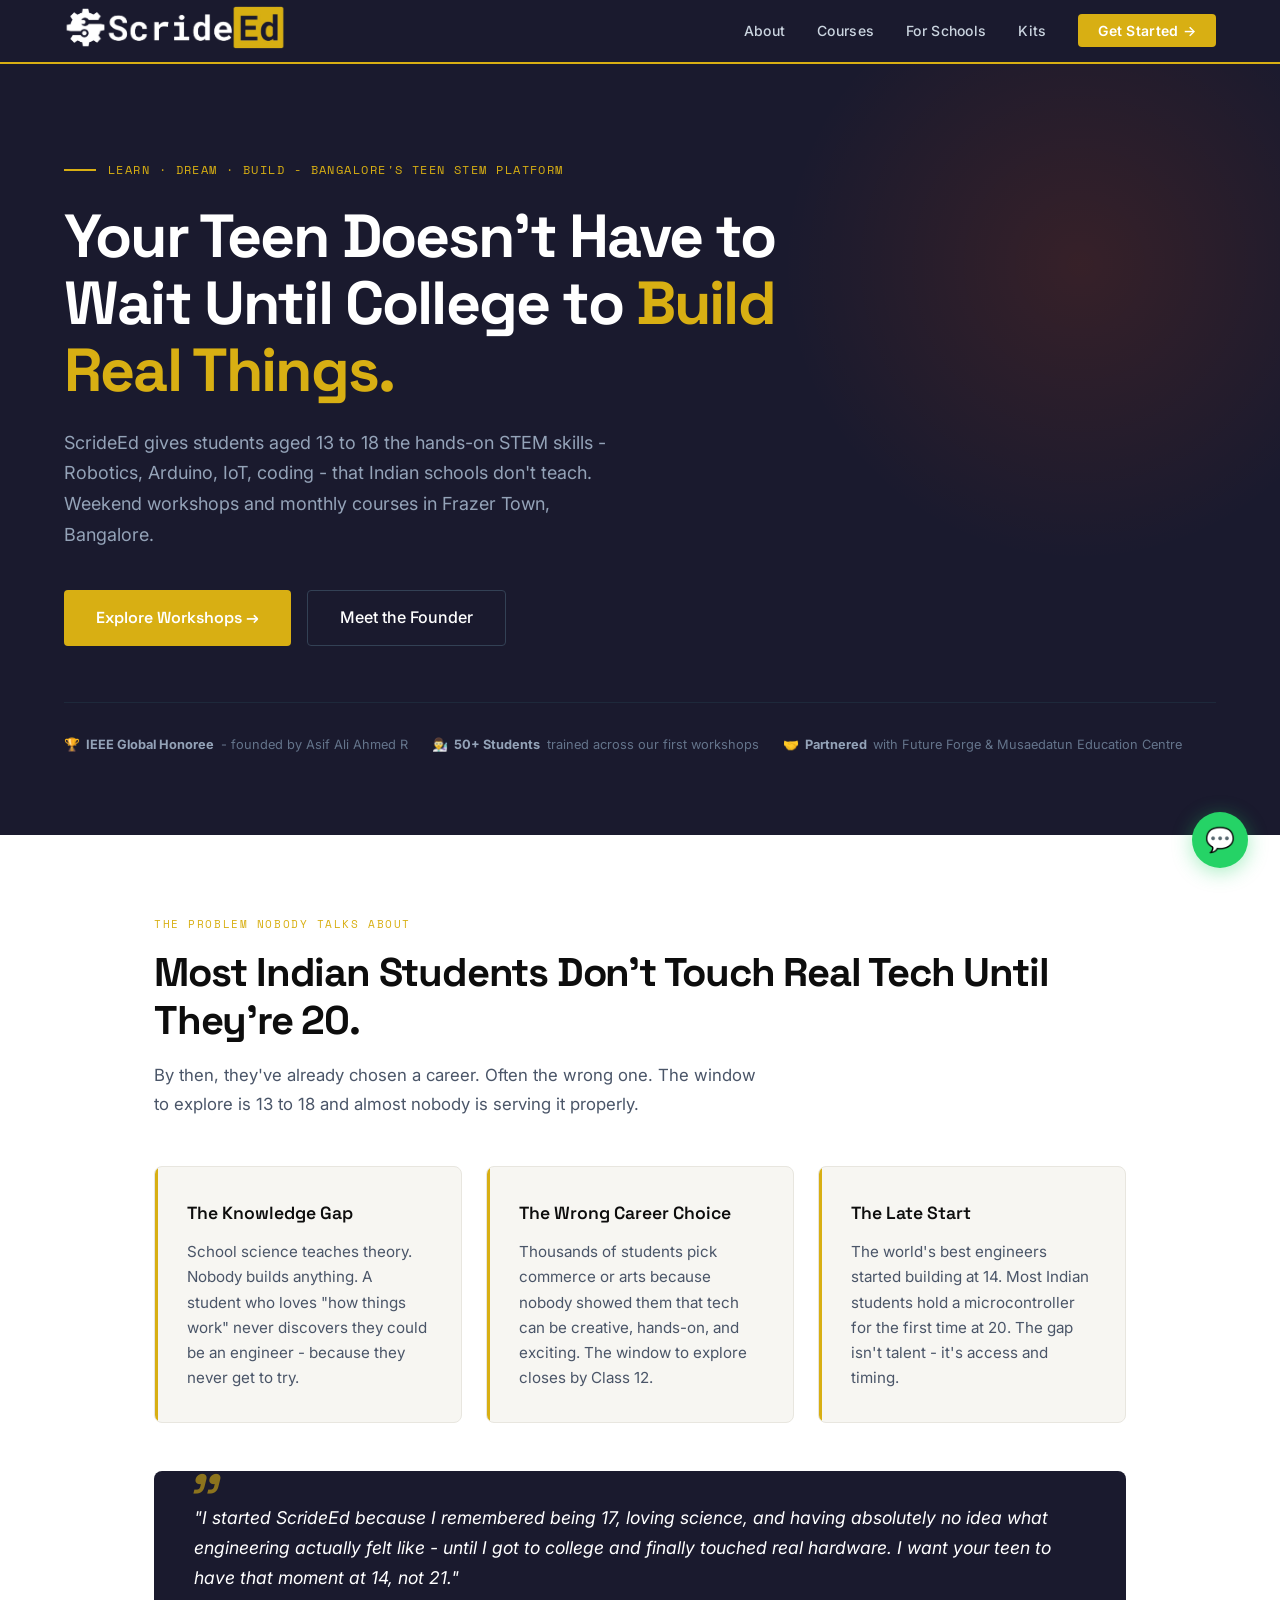
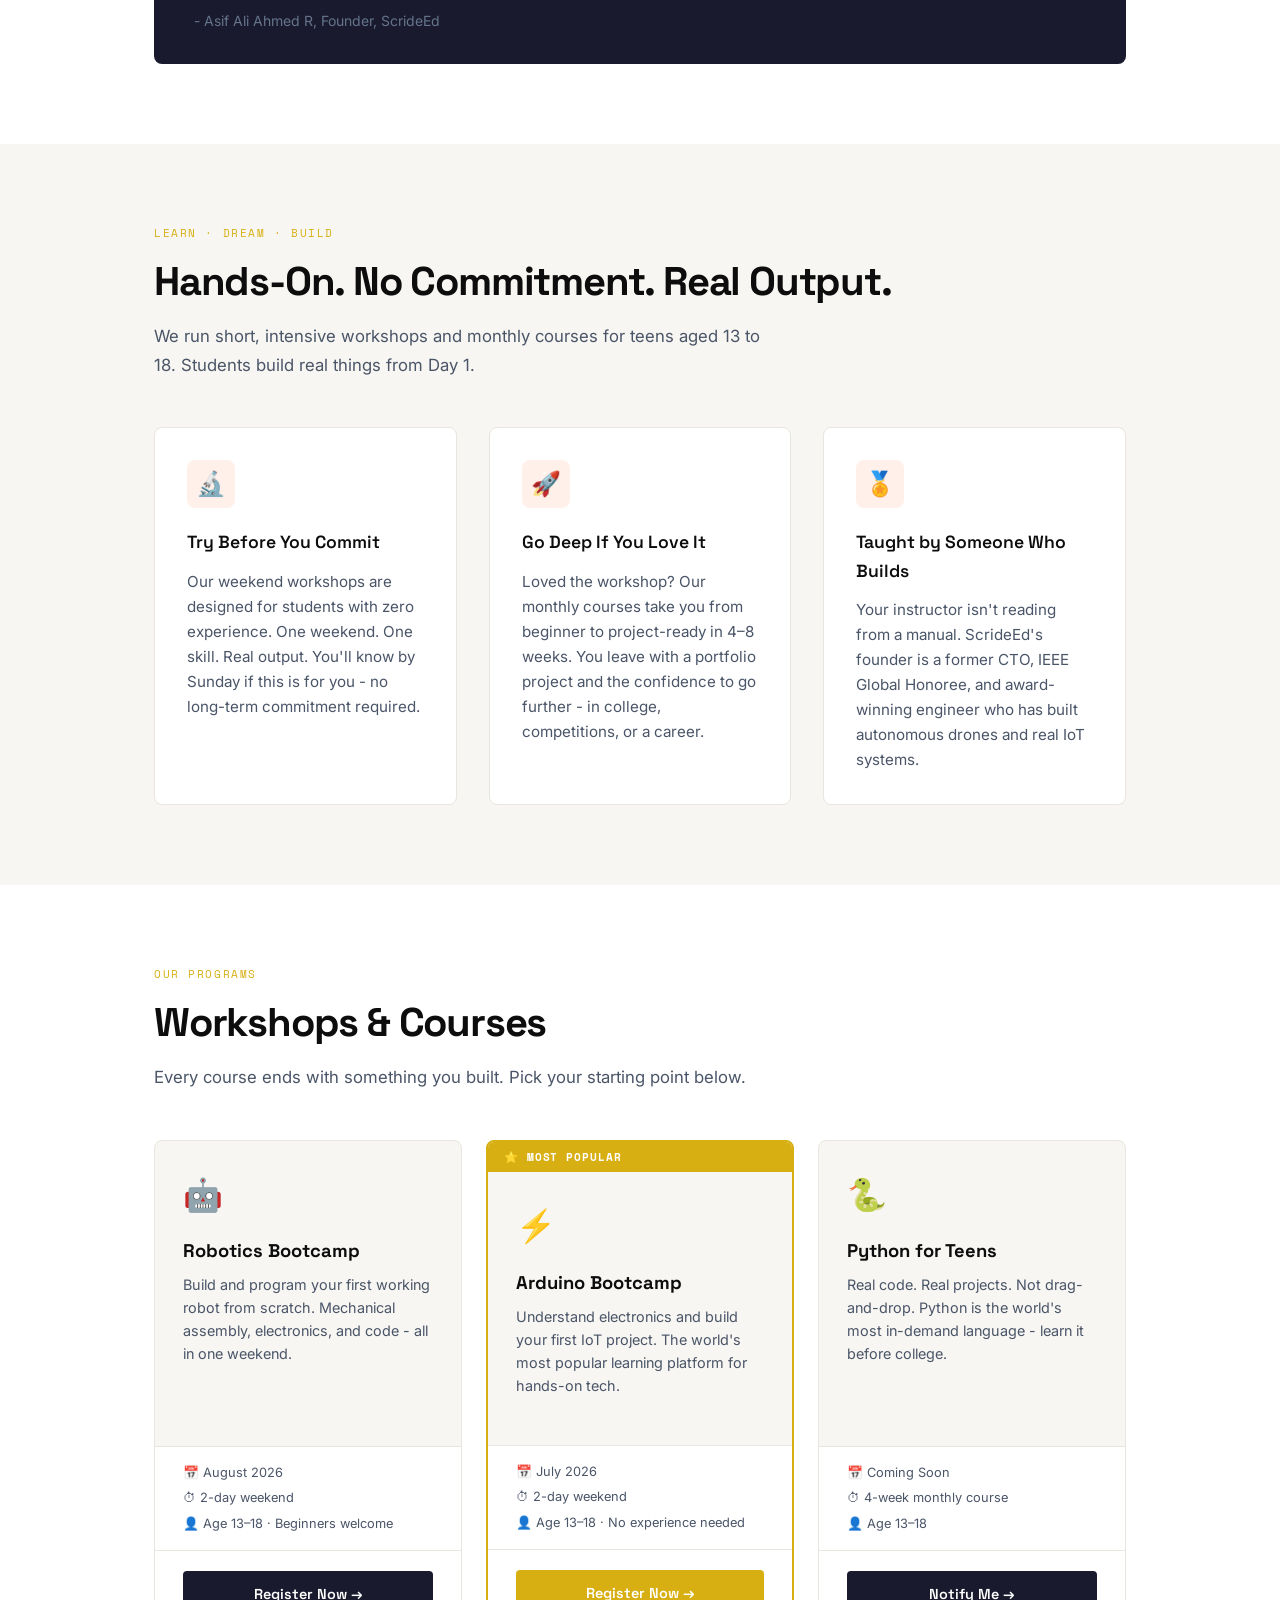
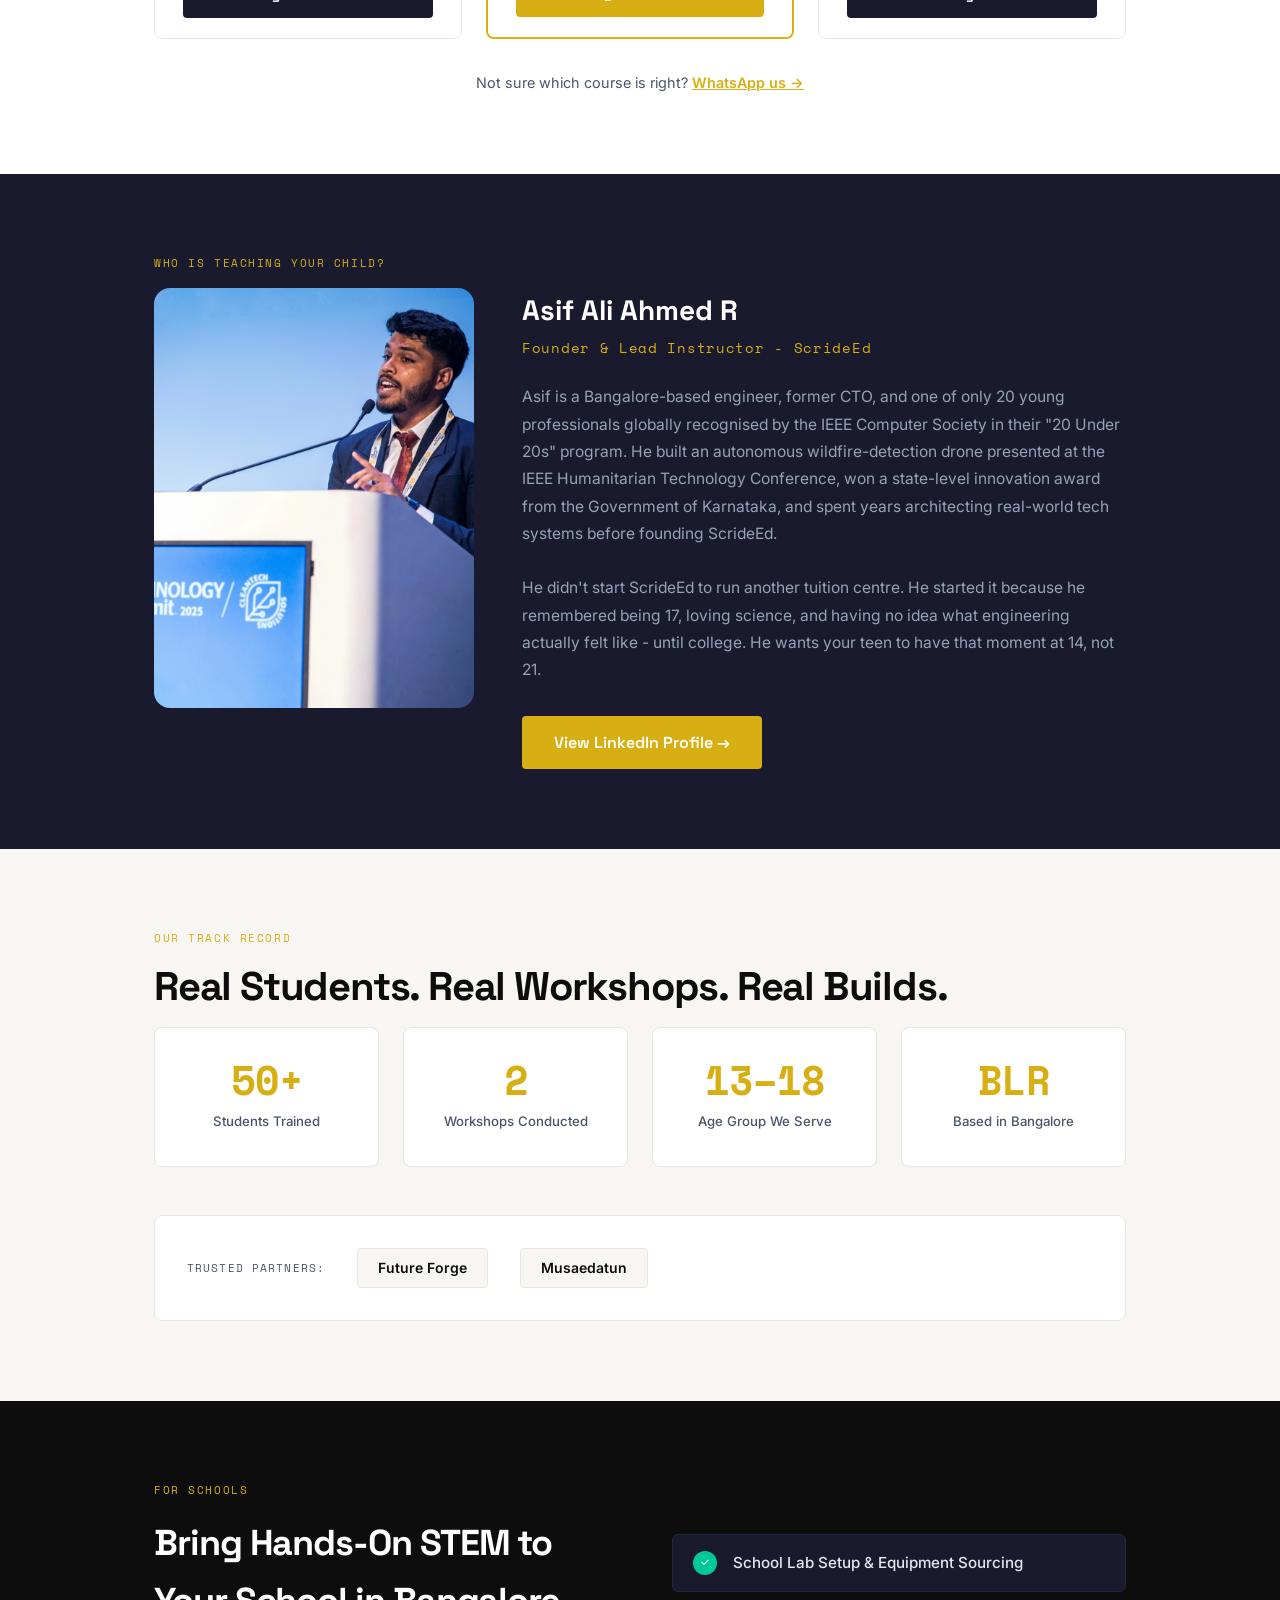
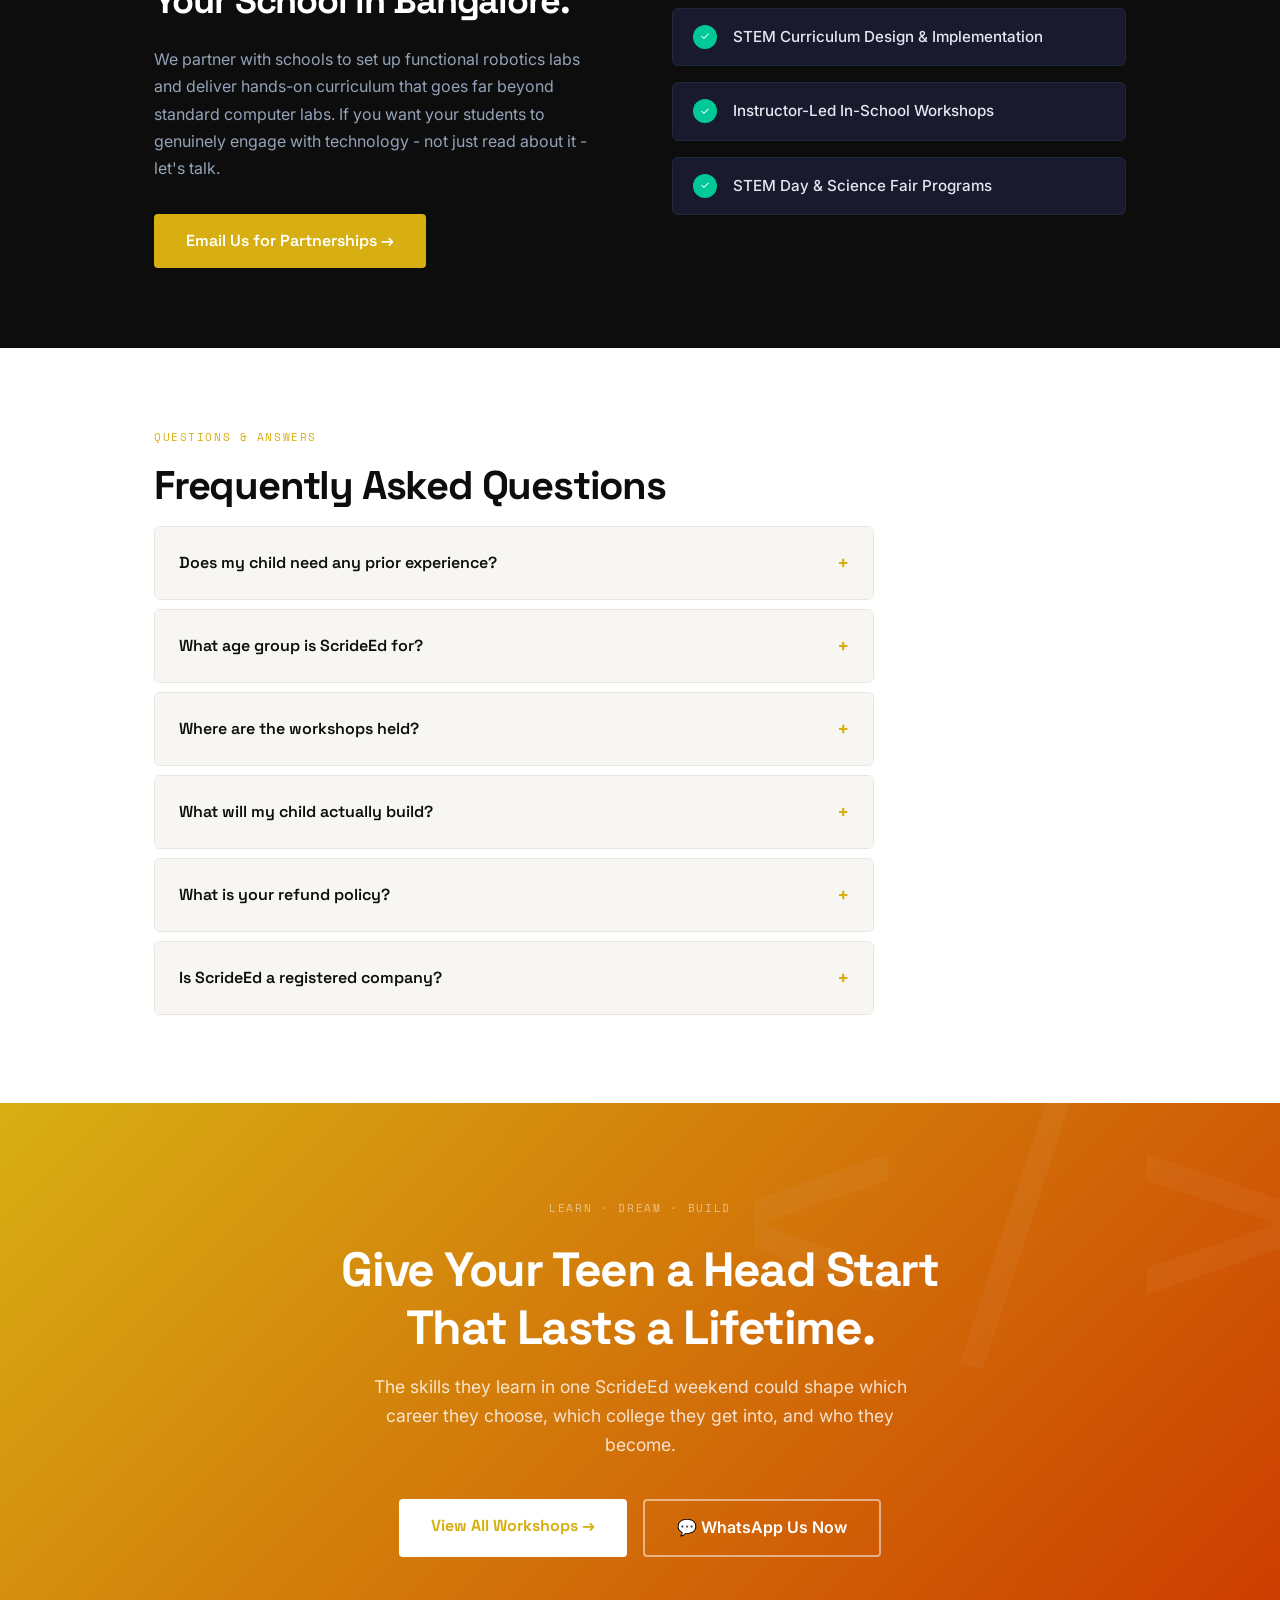
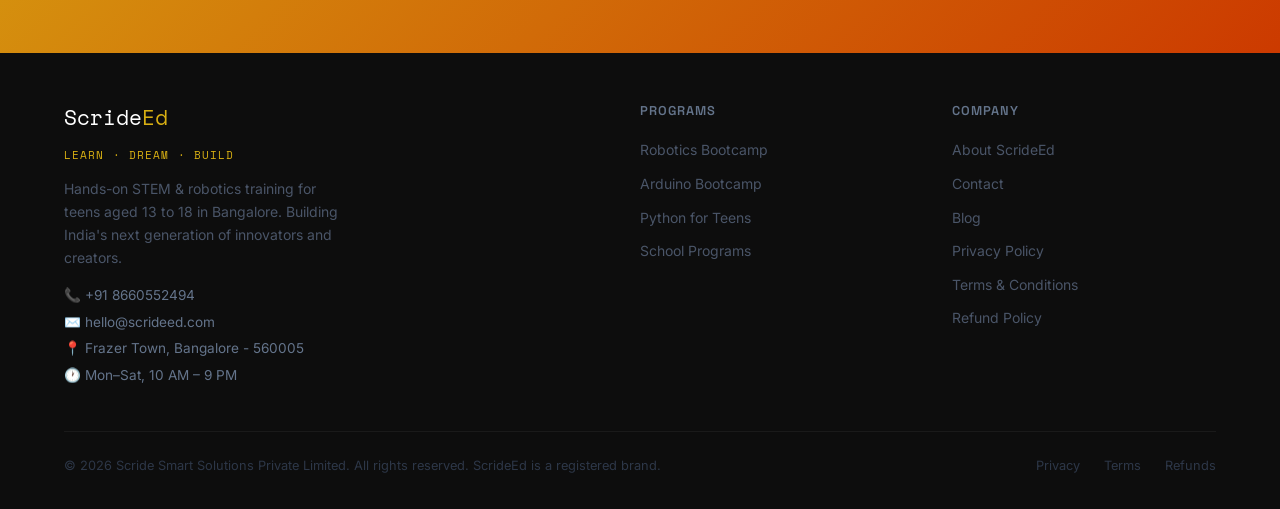
<file: index.html>
<!DOCTYPE html>
<html lang="en">
<head>
<meta charset="UTF-8">
<meta name="viewport" content="width=device-width, initial-scale=1.0">
<title>STEM & Robotics Courses for Teens in Bangalore | ScrideEd</title>
<meta name="description" content="ScrideEd offers hands-on robotics, Arduino, IoT & coding workshops for students aged 13 - 18 in Bangalore. Weekend workshops & monthly courses. Taught by an IEEE Global Honoree.">
<meta property="og:title" content="STEM & Robotics Courses for Teens in Bangalore | ScrideEd">
<meta property="og:description" content="Hands-on tech workshops for students aged 13 to 18. Build real robots, IoT devices & code. Taught by an IEEE Global Honoree in Frazer Town, Bangalore.">
<link rel="preconnect" href="https://fonts.googleapis.com">
<link href="https://fonts.googleapis.com/css2?family=Space+Grotesk:wght@400;500;600;700&family=Inter:wght@400;500&family=Space+Mono:wght@700&display=swap" rel="stylesheet">
<!-- CSS -->
<link rel="stylesheet" href="styles/main.css">
</head>
<body>

<!-- NAV -->
<nav>
  <!-- <a href="/" class="nav-logo">Scride<span>Ed</span> <small style="font-size:0.55rem;color:#475569;font-family:'Inter',sans-serif;font-weight:400;letter-spacing:0.08em;text-transform:uppercase;margin-left:0.5rem;">Learn · Dream · Build</small></a> -->
  <a href="./" class="logo"><img src="./assets/icons/logo-white-rbg.png" alt="Scride Ed" width="222" ></a>
  <!-- Hamburger button -->
  <button class="hamburger" id="hamburger" onclick="toggleMenu()" aria-label="Menu">
    <span></span><span></span><span></span>
  </button>

  <ul class="nav-links">
    <li><a href="../ScrideEd_About.html">About</a></li>
    <li><a href="../ScrideEd_Courses.html">Courses</a></li>
    <li><a href="../ScrideEd_Schools.html">For Schools</a></li>
    <li><a href="../ScrideEd_Kits.html">Kits</a></li>
    <li><a href="../ScrideEd_Contact.html" class="nav-cta">Get Started →</a></li>
  </ul>
</nav>

<!-- HERO -->
<section class="hero">
  <div class="hero-eyebrow">Learn · Dream · Build - Bangalore's Teen STEM Platform</div>
  <h1>Your Teen Doesn't Have to Wait Until College to <em>Build Real Things.</em></h1>
  <p class="hero-sub">ScrideEd gives students aged 13 to 18 the hands-on STEM skills - Robotics, Arduino, IoT, coding - that Indian schools don't teach. Weekend workshops and monthly courses in Frazer Town, Bangalore.</p>
  <div class="hero-ctas">
    <a href="/ScrideEd_Courses.html" class="btn-primary">Explore Workshops →</a>
    <a href="/ScrideEd_About.html" class="btn-secondary">Meet the Founder</a>
  </div>
  <div class="trust-bar">
    <div class="trust-item">🏆 <strong>IEEE Global Honoree</strong> - founded by Asif Ali Ahmed R</div>
    <div class="trust-item">👨‍🔬 <strong>50+ Students</strong> trained across our first workshops</div>
    <!-- <div class="trust-item">📍 <strong>Frazer Town, Bangalore</strong> - in-person, hands-on</div> -->
    <div class="trust-item">🤝 <strong>Partnered</strong> with Future Forge & Musaedatun Education Centre</div>
  </div>
</section>

<!-- PROBLEM -->
<section class="problem-section">
  <div class="section-inner">
    <div class="section-label">The Problem Nobody Talks About</div>
    <h2 class="section-heading">Most Indian Students Don't Touch Real Tech Until They're 20.</h2>
    <p class="section-intro">By then, they've already chosen a career. Often the wrong one. The window to explore is 13 to 18 and almost nobody is serving it properly.</p>
    <div class="problem-grid">
      <div class="problem-card">
        <h3>The Knowledge Gap</h3>
        <p>School science teaches theory. Nobody builds anything. A student who loves "how things work" never discovers they could be an engineer - because they never get to try.</p>
      </div>
      <div class="problem-card">
        <h3>The Wrong Career Choice</h3>
        <p>Thousands of students pick commerce or arts because nobody showed them that tech can be creative, hands-on, and exciting. The window to explore closes by Class 12.</p>
      </div>
      <div class="problem-card">
        <h3>The Late Start</h3>
        <p>The world's best engineers started building at 14. Most Indian students hold a microcontroller for the first time at 20. The gap isn't talent - it's access and timing.</p>
      </div>
    </div>
    <div class="founder-quote">
      "I started ScrideEd because I remembered being 17, loving science, and having absolutely no idea what engineering actually felt like - until I got to college and finally touched real hardware. I want your teen to have that moment at 14, not 21."
      <cite>- Asif Ali Ahmed R, Founder, ScrideEd</cite>
    </div>
  </div>
</section>

<!-- VALUE PROPS -->
<section class="value-section">
  <div class="section-inner">
    <div class="section-label">Learn · Dream · Build</div>
    <h2 class="section-heading">Hands-On. No Commitment. Real Output.</h2>
    <p class="section-intro">We run short, intensive workshops and monthly courses for teens aged 13 to 18. Students build real things from Day 1.</p>
    <div class="value-grid">
      <div class="value-card">
        <div class="value-icon">🔬</div>
        <h3>Try Before You Commit</h3>
        <p>Our weekend workshops are designed for students with zero experience. One weekend. One skill. Real output. You'll know by Sunday if this is for you - no long-term commitment required.</p>
      </div>
      <div class="value-card">
        <div class="value-icon">🚀</div>
        <h3>Go Deep If You Love It</h3>
        <p>Loved the workshop? Our monthly courses take you from beginner to project-ready in 4–8 weeks. You leave with a portfolio project and the confidence to go further - in college, competitions, or a career.</p>
      </div>
      <div class="value-card">
        <div class="value-icon">🏅</div>
        <h3>Taught by Someone Who Builds</h3>
        <p>Your instructor isn't reading from a manual. ScrideEd's founder is a former CTO, IEEE Global Honoree, and award-winning engineer who has built autonomous drones and real IoT systems.</p>
      </div>
    </div>
  </div>
</section>

<!-- COURSES -->
<section class="courses-section">
  <div class="section-inner">
    <div class="section-label">Our Programs</div>
    <h2 class="section-heading">Workshops & Courses</h2>
    <p class="section-intro">Every course ends with something you built. Pick your starting point below.</p>
    <div class="courses-grid">
      <div class="course-card">
        <div class="course-body">
          <div class="course-emoji">🤖</div>
          <h3>Robotics Bootcamp</h3>
          <p>Build and program your first working robot from scratch. Mechanical assembly, electronics, and code - all in one weekend.</p>
        </div>
        <div class="course-meta">
          <span>📅 August 2026</span>
          <span>⏱ 2-day weekend</span>
          <span>👤 Age 13–18 · Beginners welcome</span>
        </div>
        <div class="course-footer">
          <a href="https://forms.gle/HEQwnBu2qKFp6ERG7" class="btn-course">Register Now →</a>
        </div>
      </div>

      <div class="course-card featured">
        <div class="course-badge">⭐ Most Popular</div>
        <div class="course-body">
          <div class="course-emoji">⚡</div>
          <h3>Arduino Bootcamp</h3>
          <p>Understand electronics and build your first IoT project. The world's most popular learning platform for hands-on tech.</p>
        </div>
        <div class="course-meta">
          <span>📅 July 2026</span>
          <span>⏱ 2-day weekend</span>
          <span>👤 Age 13–18 · No experience needed</span>
        </div>
        <div class="course-footer">
          <a href="https://forms.gle/LDaKzVf9h2hfmn22A" class="btn-course">Register Now →</a>
        </div>
      </div>

      <div class="course-card">
        <div class="course-body">
          <div class="course-emoji">🐍</div>
          <h3>Python for Teens</h3>
          <p>Real code. Real projects. Not drag-and-drop. Python is the world's most in-demand language - learn it before college.</p>
        </div>
        <div class="course-meta">
          <span>📅 Coming Soon</span>
          <span>⏱ 4-week monthly course</span>
          <span>👤 Age 13–18</span>
        </div>
        <div class="course-footer">
          <a href="../ScrideEd_Contact.html" class="btn-course">Notify Me →</a>
        </div>
      </div>
    </div>
    <p style="text-align:center; margin-top:2rem; color:var(--steel); font-size:0.9rem;">
      Not sure which course is right? <a href="https://wa.me/918660552494" style="color:var(--electric); font-weight:600;">WhatsApp us →</a>
    </p>
  </div>
</section>

<!-- FOUNDER -->
<section class="founder-section">
  <div class="section-inner">
    <div class="section-label" style="color:var(--electric);">Who Is Teaching Your Child?</div>
    <!-- <div class="founder-layout"> -->
      <!-- <div>
        <div class="founder-photo-box">
          <div class="photo-icon">👤</div>
          <p style="font-size:0.75rem;">Add founder photo here<br>for maximum trust impact</p>
        </div> -->
        <!-- <div class="founder-photo-box">
        <img src="../assets/images/Asif_HeadShot_Professional.webp"
          alt="Asif Ali Ahmed R - Founder ScrideEd, IEEE Global Honoree, Bangalore"
          width="800"
          height="400"
          style="width:100%;aspect-ratio:3/4;object-fit:cover;object-position:top;border-radius:12px;display:block;"
          loading="eager" />
          </div>
      </div> -->
      <div class="founder-layout" style="display:grid;grid-template-columns:320px 1fr;gap:3rem;align-items:start;">

  <!-- LEFT: Photo -->
  <div style="flex-shrink:0;">
    <img
      src="../assets/images/Asif_HeadShot_Professional.webp"
      alt="Asif Ali Ahmed R - Founder ScrideEd"
      loading="eager"
      style="width:320px;height:420px;object-fit:cover;object-position:top center;border-radius:16px;display:block;"
    />
  </div>
      <div>
        <div class="founder-name">Asif Ali Ahmed R</div>
        <div class="founder-title">Founder & Lead Instructor - ScrideEd</div>
        <p class="founder-bio">
          Asif is a Bangalore-based engineer, former CTO, and one of only 20 young professionals globally recognised by the IEEE Computer Society in their "20 Under 20s" program. He built an autonomous wildfire-detection drone presented at the IEEE Humanitarian Technology Conference, won a state-level innovation award from the Government of Karnataka, and spent years architecting real-world tech systems before founding ScrideEd.
          <br><br>
          He didn't start ScrideEd to run another tuition centre. He started it because he remembered being 17, loving science, and having no idea what engineering actually felt like - until college. He wants your teen to have that moment at 14, not 21.
        </p>
        <!-- <div class="creds-grid">
          <div class="cred-item">🏅 IEEE CS - 20 Under 20s Global Honoree (2023)</div>
          <div class="cred-item">🏆 Padma Shri Dr. S.K. Shivakumar State Innovation Award</div>
          <div class="cred-item">🎓 B.E. CSE - BMSIT/VTU - 9.05 CGPA</div>
          <div class="cred-item">🛠 Former CTO · Ex-SDE, MoneyView</div>
        </div> -->
        <div style="margin-top:1.5rem;">
          <a href="https://www.linkedin.com/in/asif-ali-ahmed-r-01539817a" target="_blank" class="btn-primary" style="display:inline-flex;">View LinkedIn Profile →</a>
        </div>
      </div>
    </div>
  </div>
</section>

<!-- STATS & PARTNERS -->
<section class="stats-section">
  <div class="section-inner">
    <div class="section-label">Our Track Record</div>
    <h2 class="section-heading">Real Students. Real Workshops. Real Builds.</h2>
    <div class="stats-row">
      <div class="stat-box">
        <span class="stat-number">50+</span>
        <span class="stat-label">Students Trained</span>
      </div>
      <div class="stat-box">
        <span class="stat-number">2</span>
        <span class="stat-label">Workshops Conducted</span>
      </div>
      <div class="stat-box">
        <span class="stat-number">13–18</span>
        <span class="stat-label">Age Group We Serve</span>
      </div>
      <div class="stat-box">
        <span class="stat-number">BLR</span>
        <span class="stat-label">Based in Bangalore</span>
      </div>
    </div>
    <div class="partners-row">
      <span class="partners-label">Trusted Partners:</span>
      <span class="partner-chip">Future Forge</span>
      <span class="partner-chip">Musaedatun</span>
      
    </div>
  </div>
</section>

<!-- SCHOOL B2B -->
<section class="school-section">
  <div class="school-inner">
    <div>
      <div class="section-label" style="color:var(--electric);">For Schools</div>
      <h2>Bring Hands-On STEM to Your School in Bangalore.</h2>
      <p>We partner with schools to set up functional robotics labs and deliver hands-on curriculum that goes far beyond standard computer labs. If you want your students to genuinely engage with technology - not just read about it - let's talk.</p>
      <a href="mailto:partnerships@scrideed.com" class="btn-primary">Email Us for Partnerships →</a>
    </div>
    <div class="school-offerings">
      <div class="offering-row">
        <div class="offering-check">✓</div>
        <span>School Lab Setup & Equipment Sourcing</span>
      </div>
      <div class="offering-row">
        <div class="offering-check">✓</div>
        <span>STEM Curriculum Design & Implementation</span>
      </div>
      <div class="offering-row">
        <div class="offering-check">✓</div>
        <span>Instructor-Led In-School Workshops</span>
      </div>
      <div class="offering-row">
        <div class="offering-check">✓</div>
        <span>STEM Day & Science Fair Programs</span>
      </div>
    </div>
  </div>
</section>

<!-- FAQ -->
<section class="faq-section">
  <div class="section-inner">
    <div class="section-label">Questions & Answers</div>
    <h2 class="section-heading">Frequently Asked Questions</h2>
    <div class="faq-list">
      <div class="faq-item">
        <div class="faq-q">Does my child need any prior experience?</div>
        <div class="faq-a">None at all. Our workshops are built from the ground up for complete beginners. If your teen is curious, that's the only requirement.</div>
      </div>
      <div class="faq-item">
        <div class="faq-q">What age group is ScrideEd for?</div>
        <div class="faq-a">We focus specifically on students aged 13–18 - from middle school through Class 12 / PUC. This is the window we believe matters most for career exploration.</div>
      </div>
      <div class="faq-item">
        <div class="faq-q">Where are the workshops held?</div>
        <div class="faq-a">Our base is at #39, B-Type Quarters, Robertson Road, Frazer Town, Bangalore. We also conduct workshops at partner schools and community locations across the city.</div>
      </div>
      <div class="faq-item">
        <div class="faq-q">What will my child actually build?</div>
        <div class="faq-a">Depending on the course: a fully functional programmable robot, a working IoT device using Arduino, or real Python programs. Every course ends with a tangible project your child can demo and be proud of.</div>
      </div>
      <div class="faq-item">
        <div class="faq-q">What is your refund policy?</div>
        <div class="faq-a">Full refund if you cancel more than 48 hours before the workshop. 50% refund between 24–48 hours. No refund within 24 hours, but we'll offer priority registration for the next batch.</div>
      </div>
      <div class="faq-item">
        <div class="faq-q">Is ScrideEd a registered company?</div>
        <div class="faq-a">Yes. ScrideEd is a brand under Scride Smart Solutions Private Limited, a registered company based in Bangalore, Karnataka, India.</div>
      </div>
    </div>
  </div>
</section>

<!-- FINAL CTA -->
<section class="final-cta">
  <p style="font-family:'Space Mono',monospace;font-size:0.7rem;letter-spacing:0.15em;color:rgba(255,255,255,0.5);margin-bottom:1.5rem;">LEARN · DREAM · BUILD</p>
  <h2>Give Your Teen a Head Start That Lasts a Lifetime.</h2>
  <p>The skills they learn in one ScrideEd weekend could shape which career they choose, which college they get into, and who they become.</p>
  <div class="final-btns">
    <a href="../ScrideEd_Courses.html" class="btn-white">View All Workshops →</a>
    <a href="https://wa.me/918660552494" class="btn-outline-white">💬 WhatsApp Us Now</a>
  </div>
</section>

<!-- FOOTER -->
<footer>
  <div class="footer-top">
    <div class="footer-brand">
      <a href="/" class="footer-logo">Scride<span>Ed</span></a>
      <p style="font-family:'Space Mono',monospace;font-size:0.7rem;color:var(--electric);letter-spacing:0.1em;margin-bottom:0.75rem;">LEARN · DREAM · BUILD</p>
      <p>Hands-on STEM & robotics training for teens aged 13 to 18 in Bangalore. Building India's next generation of innovators and creators.</p>
      <div class="footer-contact">
        <a href="tel:+918660552494">📞 +91 8660552494</a>
        <a href="mailto:hello@scrideed.com">✉️ hello@scrideed.com</a>
        <a href="#">📍 Frazer Town, Bangalore - 560005</a>
        <a href="#">🕐 Mon–Sat, 10 AM – 9 PM</a>
      </div>
    </div>
    <div class="footer-col">
      <h4>Programs</h4>
      <ul>
        <li><a href="../ScrideEd_Courses.html">Robotics Bootcamp</a></li>
        <li><a href="../ScrideEd_Courses.html">Arduino Bootcamp</a></li>
        <li><a href="../ScrideEd_Courses.html">Python for Teens</a></li>
        <li><a href="../ScrideEd_Schools.html">School Programs</a></li>
      </ul>
    </div>
    <div class="footer-col">
      <h4>Company</h4>
      <ul>
        <li><a href="/about.html">About ScrideEd</a></li>
        <li><a href="/contact.html">Contact</a></li>
        <li><a href="/blog/">Blog</a></li>
        <li><a href="/ScrideEd_Legal.html">Privacy Policy</a></li>
        <li><a href="/ScrideEd_Legal.html">Terms & Conditions</a></li>
        <li><a href="/ScrideEd_Legal.html">Refund Policy</a></li>
      </ul>
    </div>
  </div>
  <div class="footer-bottom">
    <p>© 2026 Scride Smart Solutions Private Limited. All rights reserved. ScrideEd is a registered brand.</p>
    <div class="footer-legal">
      <a href="/ScrideEd_Legal.html">Privacy</a>
      <a href="/ScrideEd_Legal.html">Terms</a>
      <a href="/ScrideEd_Legal.html">Refunds</a>
    </div>
  </div>
</footer>

<!-- Floating WhatsApp -->
<a href="https://wa.me/918660552494" class="whatsapp-float" title="WhatsApp ScrideEd">💬</a>

<script>
  // FAQ accordion
  document.querySelectorAll('.faq-q').forEach(q => {
    q.addEventListener('click', () => {
      const item = q.parentElement;
      const isOpen = item.classList.contains('open');
      document.querySelectorAll('.faq-item').forEach(i => i.classList.remove('open'));
      if (!isOpen) item.classList.add('open');
    });
  });
  function toggleMenu() {
  const nav = document.getElementById('nav-links');
  const btn = document.getElementById('hamburger');
  nav.classList.toggle('open');
  btn.classList.toggle('open');
}

// Close menu when a link is clicked
document.querySelectorAll('.nav-links a').forEach(link => {
  link.addEventListener('click', () => {
    document.getElementById('nav-links').classList.remove('open');
    document.getElementById('hamburger').classList.remove('open');
  });
});
</script>
</body>
</html>
</file>
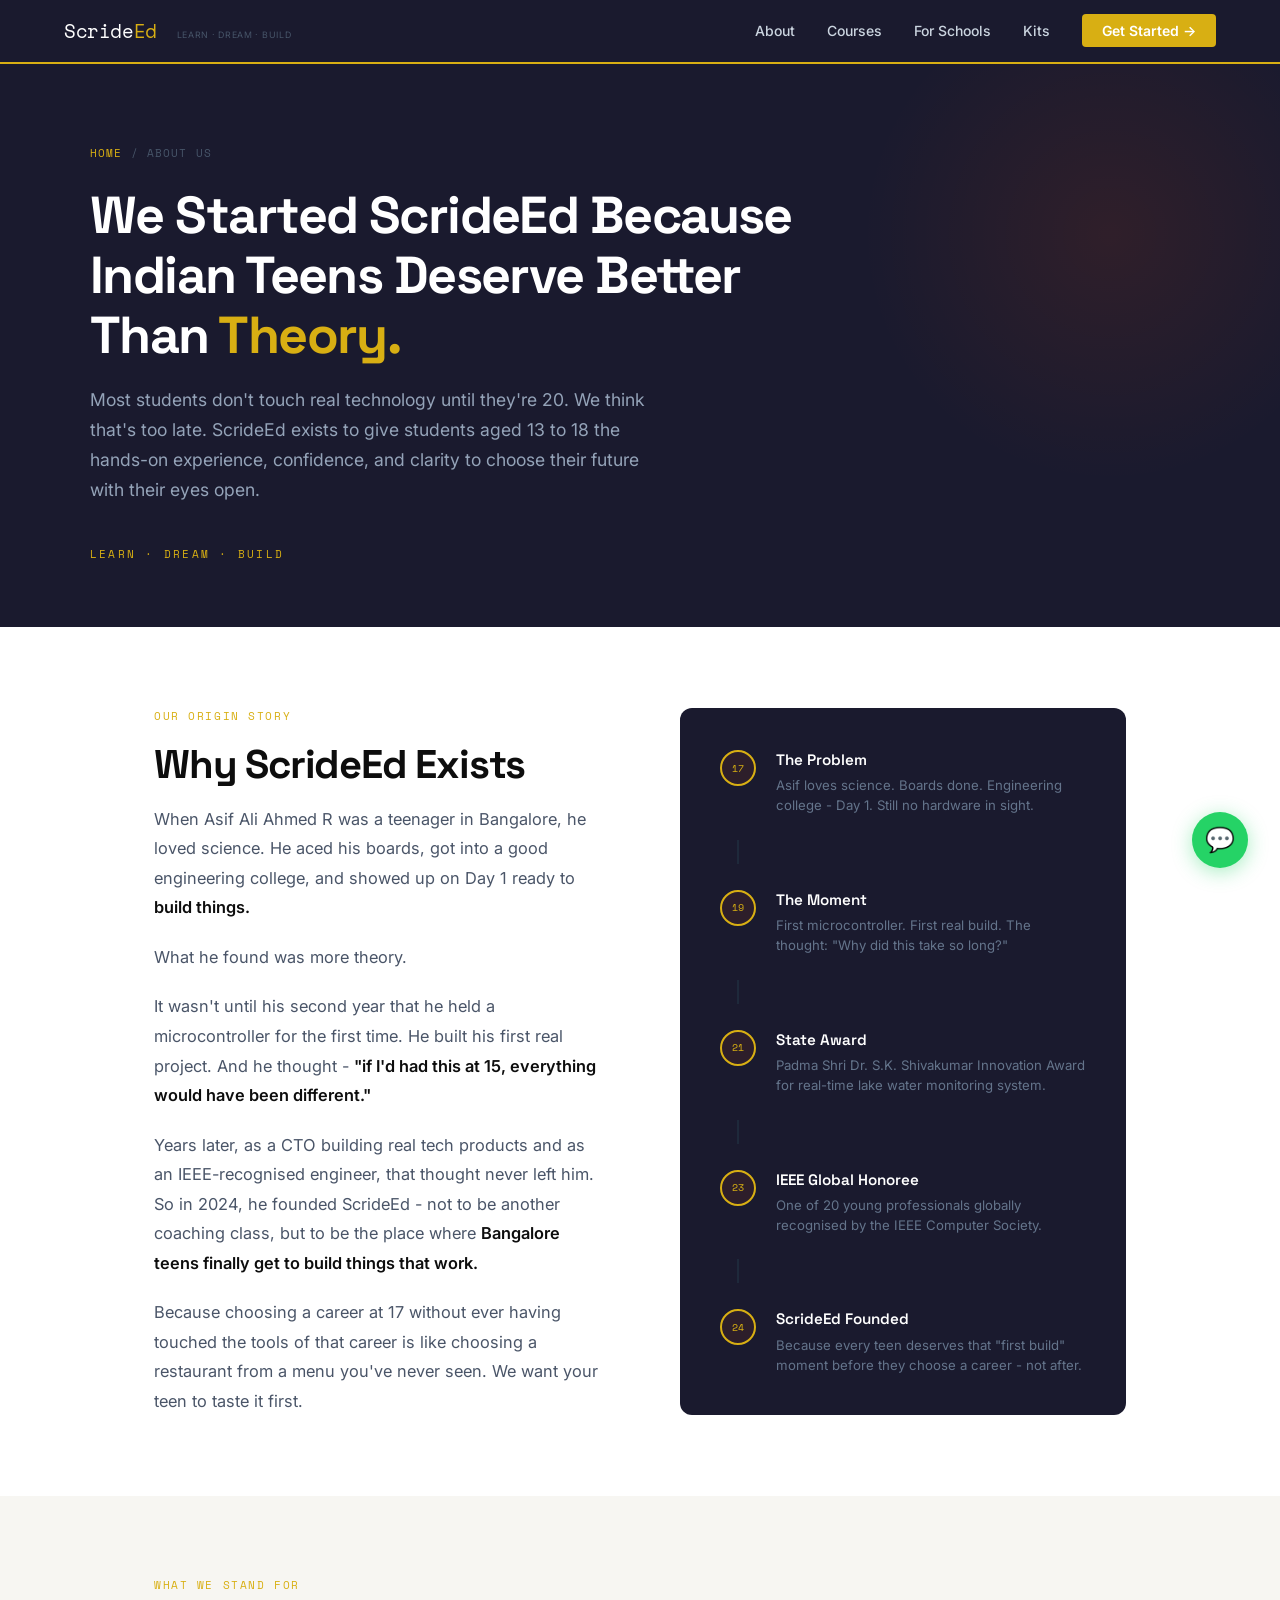
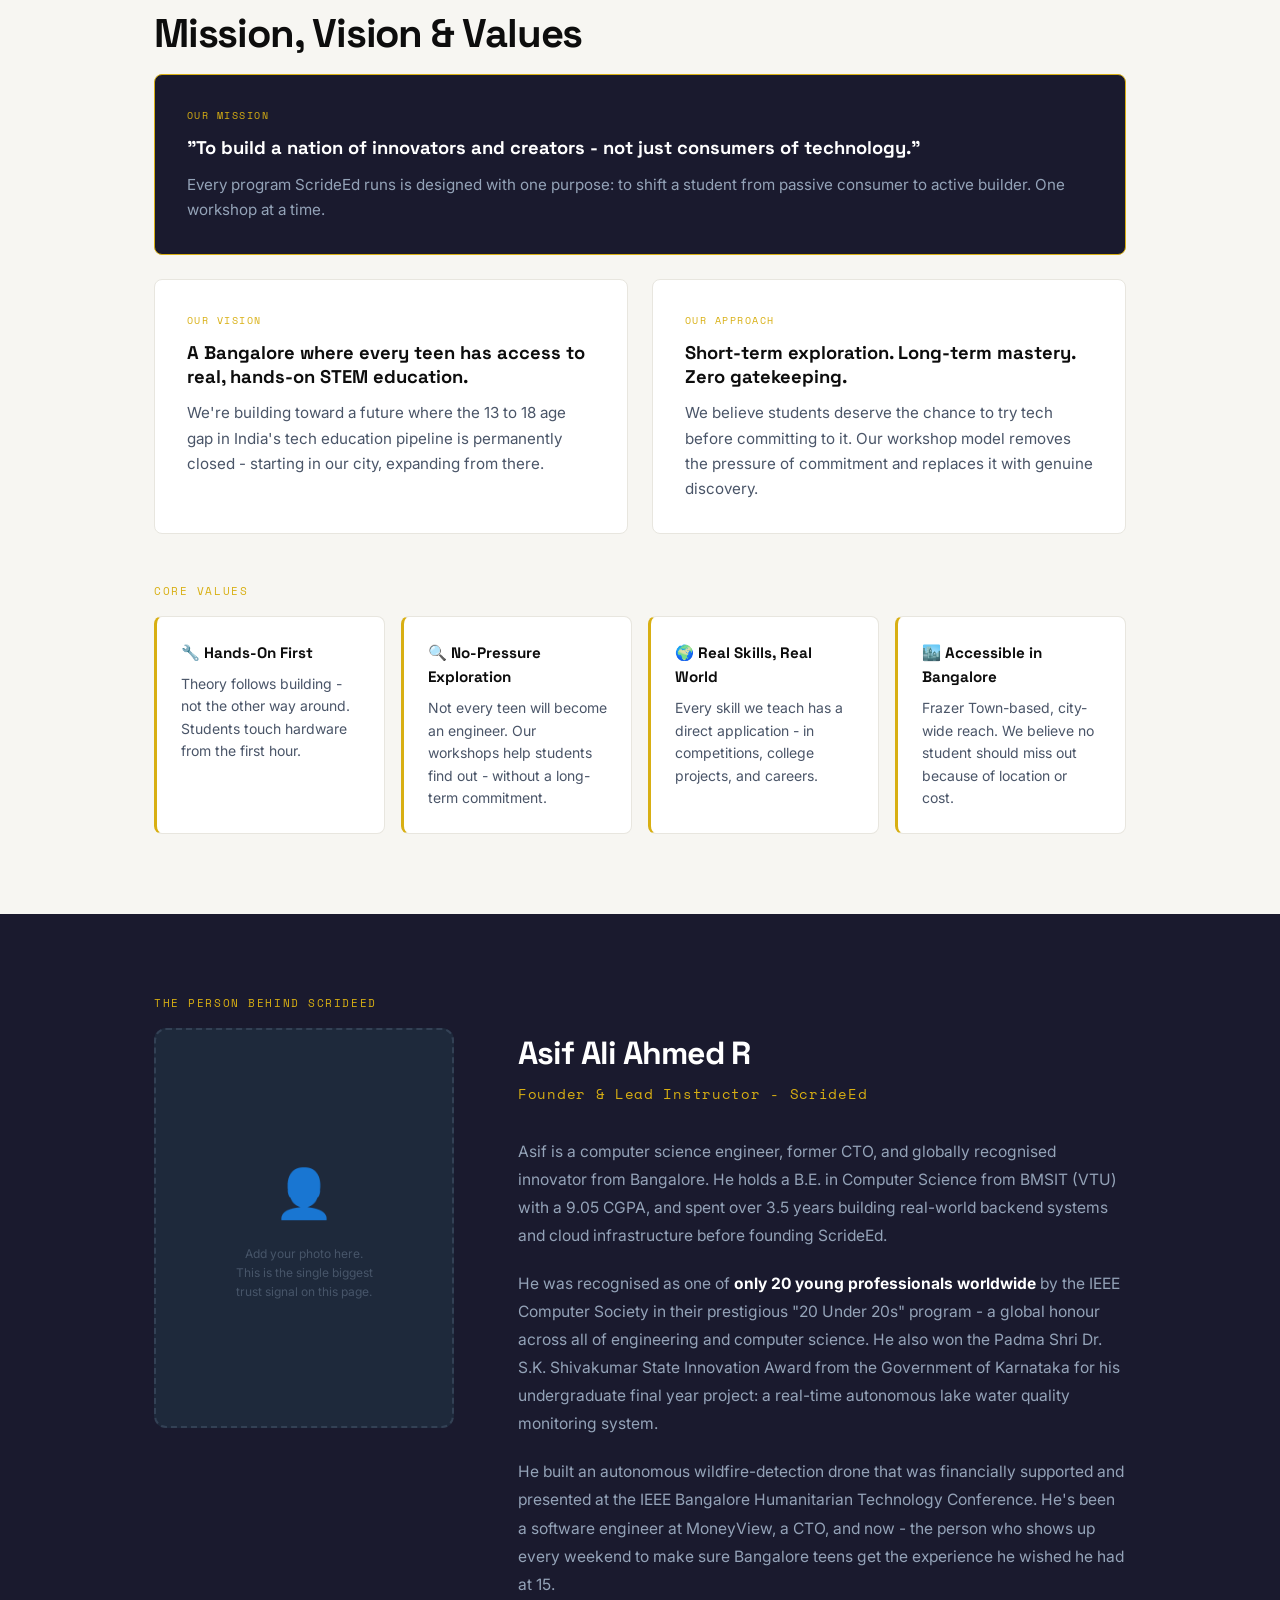
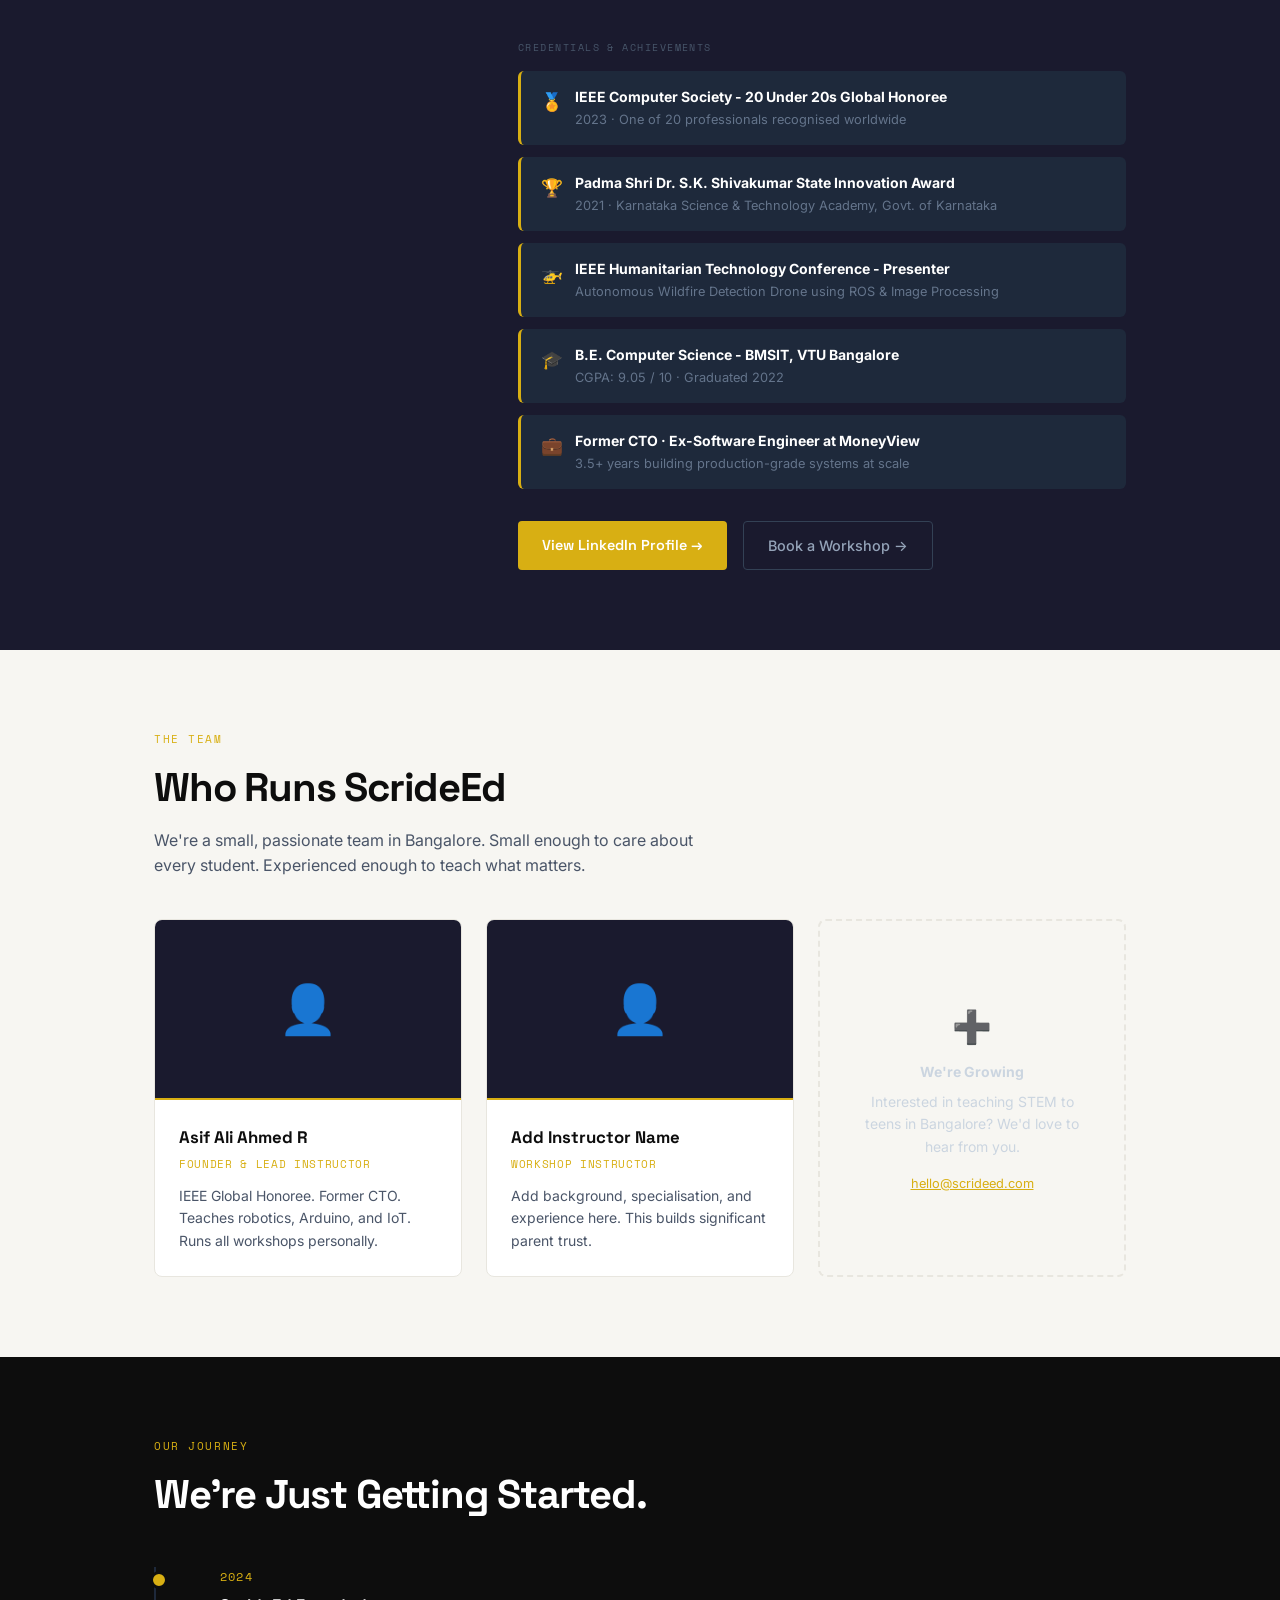
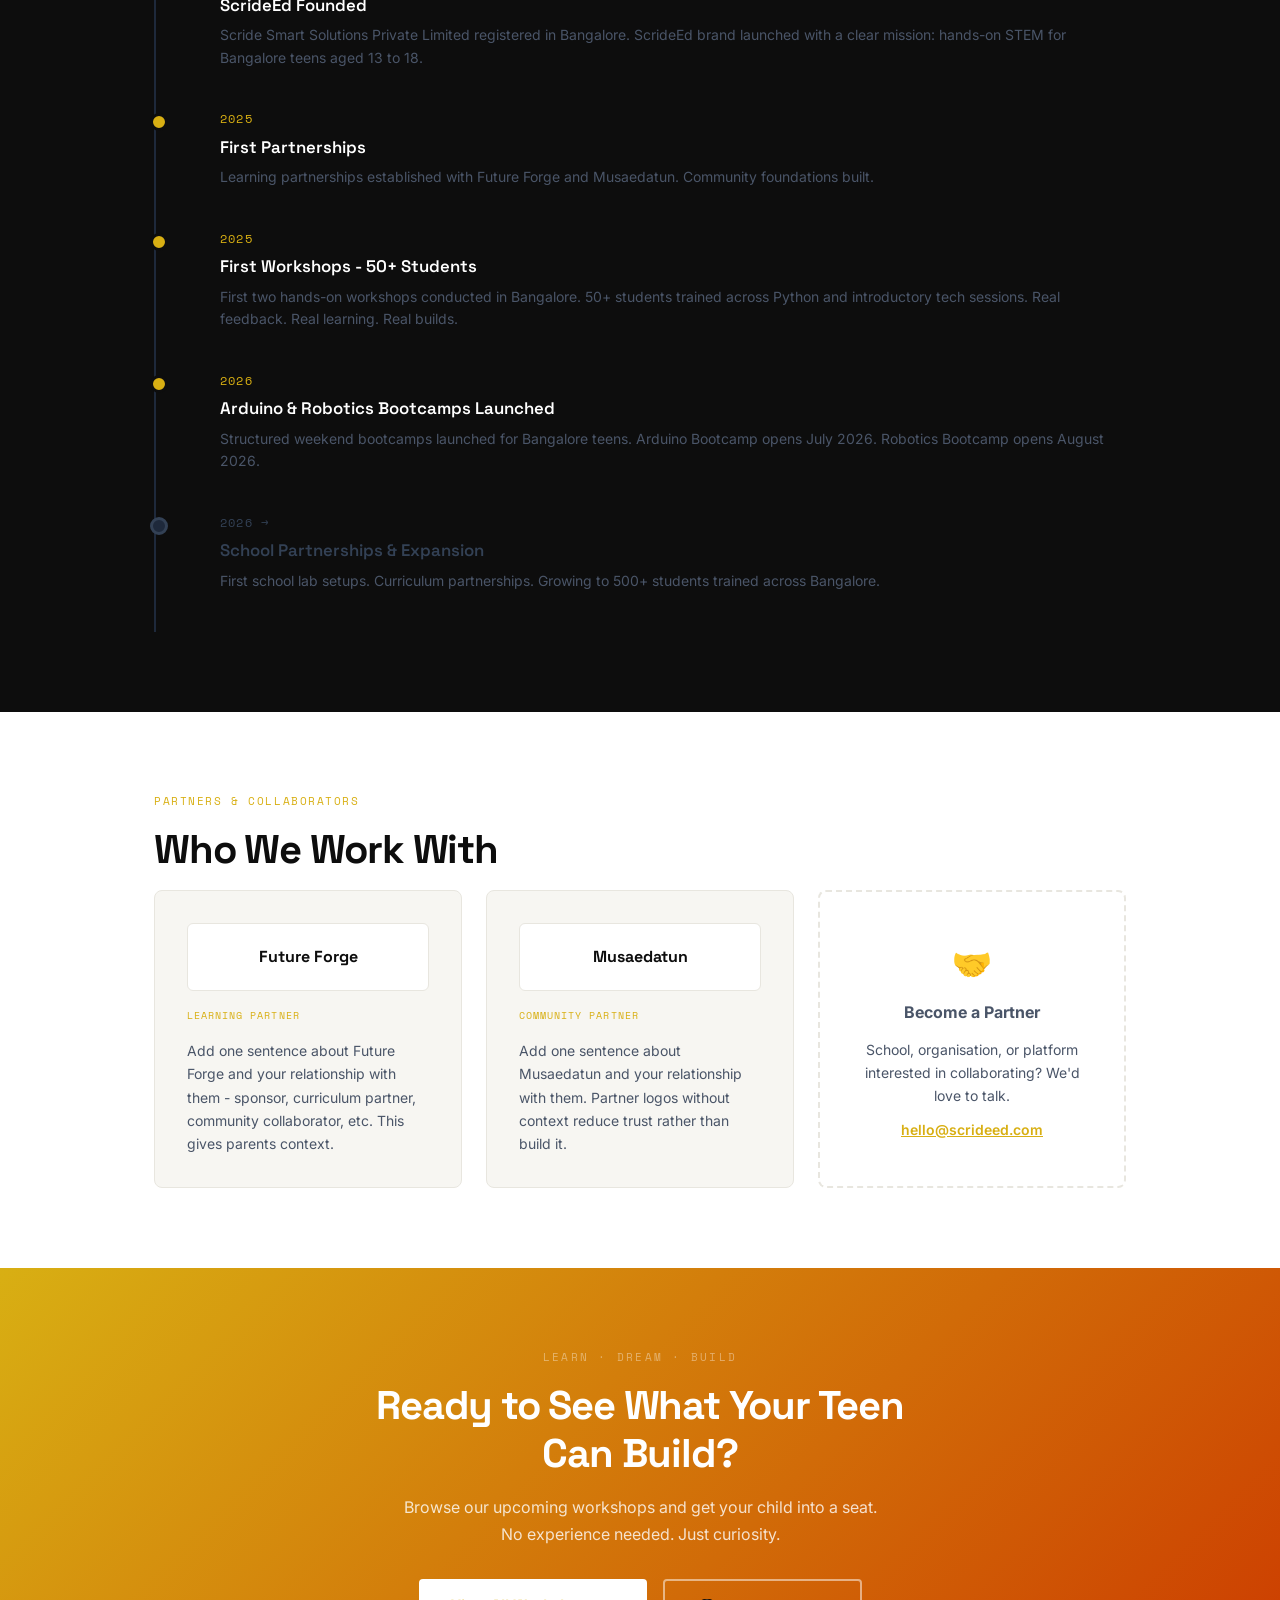
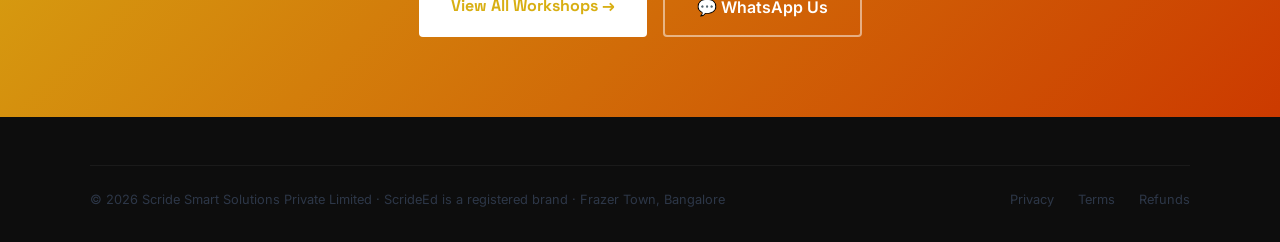
<file: ScrideEd_About.html>
<!DOCTYPE html>
<html lang="en">
<head>
<meta charset="UTF-8">
<meta name="viewport" content="width=device-width, initial-scale=1.0">
<title>About ScrideEd - Bangalore's Teen STEM Platform | Founded by IEEE Honoree</title>
<meta name="description" content="Meet the team behind ScrideEd. Founded by Asif Ali Ahmed R - IEEE Global Honoree, former CTO, and award-winning engineer - on a mission to give Bangalore teens real tech skills before college.">
<link rel="preconnect" href="https://fonts.googleapis.com">
<link href="https://fonts.googleapis.com/css2?family=Space+Grotesk:wght@400;500;600;700&family=Inter:wght@400;500&family=Space+Mono:wght@400;700&display=swap" rel="stylesheet">
<style>
  :root {
    --ink: #0D0D0D;
    --paper: #F7F6F2;
    --electric: #d8af13;
    --electric-dim: #FF4D0015;
    --wire: #1A1A2E;
    --steel: #4A5568;
    --grid: #E8E6DF;
    --white: #FFFFFF;
    --green: #00C896;
  }

  * { margin: 0; padding: 0; box-sizing: border-box; }

  body {
    font-family: 'Inter', sans-serif;
    background: var(--paper);
    color: var(--ink);
    font-size: 16px;
    line-height: 1.6;
  }

  body::before {
    content: '';
    position: fixed;
    top: 0; left: 0; right: 0; bottom: 0;
    background-image:
      linear-gradient(var(--grid) 1px, transparent 1px),
      linear-gradient(90deg, var(--grid) 1px, transparent 1px);
    background-size: 40px 40px;
    opacity: 0.4;
    pointer-events: none;
    z-index: 0;
  }

  nav {
    position: sticky; top: 0; z-index: 100;
    background: var(--wire);
    padding: 0 5%;
    display: flex; align-items: center; justify-content: space-between;
    height: 64px;
    border-bottom: 2px solid var(--electric);
  }

  .nav-logo {
    font-family: 'Space Mono', monospace;
    color: var(--white);
    font-size: 1.2rem;
    letter-spacing: -0.02em;
    text-decoration: none;
  }

  .nav-logo span { color: var(--electric); }

  .nav-links { display: flex; gap: 2rem; list-style: none; }

  .nav-links a {
    color: #CBD5E0;
    text-decoration: none;
    font-size: 0.875rem;
    font-weight: 500;
    transition: color 0.2s;
  }

  .nav-links a:hover, .nav-links a.active { color: var(--electric); }

  .nav-cta {
    background: var(--electric);
    color: var(--white) !important;
    padding: 0.5rem 1.25rem;
    border-radius: 4px;
    font-weight: 600 !important;
  }

  /* PAGE HERO */
  .page-hero {
    position: relative; z-index: 1;
    background: var(--wire);
    padding: 5rem 5% 4rem;
  }

  .page-hero::after {
    content: '';
    position: absolute;
    right: -80px; top: -80px;
    width: 500px; height: 500px;
    background: radial-gradient(circle, #FF4D0018 0%, transparent 70%);
    pointer-events: none;
  }

  .breadcrumb {
    font-family: 'Space Mono', monospace;
    font-size: 0.7rem;
    color: #475569;
    letter-spacing: 0.1em;
    text-transform: uppercase;
    margin-bottom: 1.5rem;
  }

  .breadcrumb a { color: var(--electric); text-decoration: none; }

  .page-hero h1 {
    font-family: 'Space Grotesk', sans-serif;
    font-size: clamp(2rem, 4.5vw, 3.25rem);
    font-weight: 700;
    color: var(--white);
    line-height: 1.15;
    max-width: 750px;
    letter-spacing: -0.03em;
    margin-bottom: 1.25rem;
  }

  .page-hero h1 em { font-style: normal; color: var(--electric); }

  .page-hero p {
    font-size: 1.1rem;
    color: #94A3B8;
    max-width: 560px;
    line-height: 1.7;
  }

  .tagline-strip {
    margin-top: 2.5rem;
    font-family: 'Space Mono', monospace;
    font-size: 0.7rem;
    letter-spacing: 0.2em;
    color: var(--electric);
    text-transform: uppercase;
  }

  /* SECTIONS */
  section { position: relative; z-index: 1; }

  .section-inner {
    max-width: 1100px;
    margin: 0 auto;
    padding: 5rem 5%;
  }

  .section-label {
    font-family: 'Space Mono', monospace;
    font-size: 0.7rem;
    letter-spacing: 0.14em;
    text-transform: uppercase;
    color: var(--electric);
    margin-bottom: 1rem;
  }

  h2.section-heading {
    font-family: 'Space Grotesk', sans-serif;
    font-size: clamp(1.75rem, 3.5vw, 2.5rem);
    font-weight: 700;
    letter-spacing: -0.03em;
    color: var(--ink);
    margin-bottom: 1rem;
    line-height: 1.2;
  }

  /* ORIGIN STORY */
  .story-section { background: var(--white); }

  .story-layout {
    display: grid;
    grid-template-columns: 1fr 1fr;
    gap: 5rem;
    align-items: center;
  }

  .story-text p {
    color: var(--steel);
    line-height: 1.8;
    font-size: 1.025rem;
    margin-bottom: 1.25rem;
  }

  .story-text p:last-child { margin-bottom: 0; }

  .story-text strong { color: var(--ink); font-weight: 600; }

  .story-visual {
    background: var(--wire);
    border-radius: 12px;
    padding: 2.5rem;
    display: flex;
    flex-direction: column;
    gap: 1.5rem;
  }

  .timeline-item {
    display: flex;
    gap: 1.25rem;
    align-items: flex-start;
  }

  .timeline-dot {
    width: 36px; height: 36px;
    background: var(--electric-dim);
    border: 2px solid var(--electric);
    border-radius: 50%;
    display: flex; align-items: center; justify-content: center;
    font-family: 'Space Mono', monospace;
    font-size: 0.65rem;
    color: var(--electric);
    flex-shrink: 0;
    margin-top: 2px;
  }

  .timeline-content h4 {
    font-family: 'Space Grotesk', sans-serif;
    font-size: 0.95rem;
    font-weight: 600;
    color: var(--white);
    margin-bottom: 0.25rem;
  }

  .timeline-content p {
    font-size: 0.825rem;
    color: #64748B;
    line-height: 1.5;
  }

  .timeline-connector {
    width: 2px; height: 24px;
    background: #1E293B;
    margin-left: 17px;
  }

  /* MISSION VISION VALUES */
  .mvv-section { background: var(--paper); }

  .mvv-grid {
    display: grid;
    grid-template-columns: 1fr 1fr;
    gap: 1.5rem;
    margin-bottom: 3rem;
  }

  .mvv-card {
    background: var(--white);
    border: 1px solid var(--grid);
    border-radius: 8px;
    padding: 2rem;
    position: relative;
    overflow: hidden;
  }

  .mvv-card.mission {
    grid-column: 1 / -1;
    background: var(--wire);
    border-color: var(--electric);
  }

  .mvv-card.mission h3 { color: var(--white); }
  .mvv-card.mission p { color: #94A3B8; }
  .mvv-card.mission .mvv-label { color: var(--electric); }

  .mvv-label {
    font-family: 'Space Mono', monospace;
    font-size: 0.65rem;
    letter-spacing: 0.14em;
    text-transform: uppercase;
    color: var(--electric);
    margin-bottom: 0.75rem;
  }

  .mvv-card h3 {
    font-family: 'Space Grotesk', sans-serif;
    font-size: 1.15rem;
    font-weight: 700;
    color: var(--ink);
    margin-bottom: 0.75rem;
    line-height: 1.3;
  }

  .mvv-card p {
    font-size: 0.95rem;
    color: var(--steel);
    line-height: 1.65;
  }

  .values-grid {
    display: grid;
    grid-template-columns: repeat(auto-fit, minmax(220px, 1fr));
    gap: 1rem;
  }

  .value-pill {
    background: var(--white);
    border: 1px solid var(--grid);
    border-radius: 8px;
    padding: 1.5rem;
    border-left: 3px solid var(--electric);
  }

  .value-pill h4 {
    font-family: 'Space Grotesk', sans-serif;
    font-size: 0.95rem;
    font-weight: 700;
    margin-bottom: 0.5rem;
    color: var(--ink);
  }

  .value-pill p {
    font-size: 0.875rem;
    color: var(--steel);
    line-height: 1.6;
  }

  /* FOUNDER */
  .founder-section { background: var(--wire); }

  .founder-layout {
    display: grid;
    grid-template-columns: 300px 1fr;
    gap: 4rem;
    align-items: start;
  }

  .founder-photo-box {
    background: #1E293B;
    border-radius: 12px;
    aspect-ratio: 3/4;
    display: flex; align-items: center; justify-content: center;
    flex-direction: column;
    gap: 0.75rem;
    border: 2px dashed #334155;
    color: #475569;
    font-size: 0.8rem;
    text-align: center;
    padding: 1rem;
    position: sticky;
    top: 80px;
  }

  .founder-photo-box .photo-icon { font-size: 3rem; }

  .founder-name {
    font-family: 'Space Grotesk', sans-serif;
    font-size: 2rem;
    font-weight: 700;
    color: var(--white);
    margin-bottom: 0.25rem;
    letter-spacing: -0.03em;
  }

  .founder-title {
    font-size: 0.875rem;
    color: var(--electric);
    font-family: 'Space Mono', monospace;
    letter-spacing: 0.05em;
    margin-bottom: 2rem;
  }

  .founder-bio p {
    color: #94A3B8;
    line-height: 1.8;
    font-size: 0.975rem;
    margin-bottom: 1.25rem;
  }

  .creds-section {
    margin-top: 2.5rem;
    margin-bottom: 2rem;
  }

  .creds-label {
    font-family: 'Space Mono', monospace;
    font-size: 0.65rem;
    letter-spacing: 0.14em;
    text-transform: uppercase;
    color: #475569;
    margin-bottom: 1rem;
  }

  .creds-list {
    display: flex;
    flex-direction: column;
    gap: 0.75rem;
  }

  .cred-item {
    background: #1E293B;
    border-radius: 6px;
    padding: 1rem 1.25rem;
    font-size: 0.875rem;
    color: #CBD5E0;
    display: flex;
    align-items: flex-start;
    gap: 0.75rem;
    border-left: 3px solid var(--electric);
  }

  .cred-icon { font-size: 1.1rem; flex-shrink: 0; margin-top: 1px; }

  .cred-text { line-height: 1.4; }
  .cred-text strong { color: var(--white); display: block; font-size: 0.875rem; margin-bottom: 0.15rem; }
  .cred-text span { color: #64748B; font-size: 0.8rem; }

  .founder-links {
    display: flex; gap: 1rem; flex-wrap: wrap;
    margin-top: 1.5rem;
  }

  .btn-primary {
    background: var(--electric);
    color: var(--white);
    padding: 0.75rem 1.5rem;
    border-radius: 4px;
    font-family: 'Space Grotesk', sans-serif;
    font-weight: 600;
    font-size: 0.9rem;
    text-decoration: none;
    display: inline-flex; align-items: center; gap: 0.5rem;
    transition: transform 0.15s, box-shadow 0.15s;
  }

  .btn-primary:hover { transform: translateY(-2px); box-shadow: 0 8px 24px #FF4D0040; }

  .btn-ghost {
    background: transparent;
    color: #94A3B8;
    padding: 0.75rem 1.5rem;
    border-radius: 4px;
    border: 1px solid #334155;
    font-weight: 500;
    font-size: 0.9rem;
    text-decoration: none;
    transition: border-color 0.2s, color 0.2s;
  }

  .btn-ghost:hover { border-color: var(--electric); color: var(--electric); }

  /* TEAM */
  .team-section { background: var(--paper); }

  .team-grid {
    display: grid;
    grid-template-columns: repeat(auto-fit, minmax(240px, 1fr));
    gap: 1.5rem;
  }

  .team-card {
    background: var(--white);
    border: 1px solid var(--grid);
    border-radius: 8px;
    overflow: hidden;
  }

  .team-photo {
    background: var(--wire);
    height: 180px;
    display: flex; align-items: center; justify-content: center;
    font-size: 3rem;
    border-bottom: 2px solid var(--electric);
  }

  .team-info { padding: 1.5rem; }

  .team-info h3 {
    font-family: 'Space Grotesk', sans-serif;
    font-size: 1.05rem;
    font-weight: 700;
    margin-bottom: 0.25rem;
    color: var(--ink);
  }

  .team-role {
    font-family: 'Space Mono', monospace;
    font-size: 0.7rem;
    color: var(--electric);
    letter-spacing: 0.06em;
    text-transform: uppercase;
    margin-bottom: 0.75rem;
  }

  .team-info p {
    font-size: 0.875rem;
    color: var(--steel);
    line-height: 1.6;
  }

  .team-placeholder {
    border: 2px dashed var(--grid);
    background: transparent;
    display: flex;
    flex-direction: column;
    align-items: center;
    justify-content: center;
    text-align: center;
    padding: 2.5rem;
    gap: 0.5rem;
    color: #CBD5E0;
    border-radius: 8px;
    font-size: 0.875rem;
  }

  /* MILESTONES */
  .milestones-section { background: var(--ink); }

  .milestones-section .section-heading { color: var(--white); }

  .milestone-track {
    position: relative;
    padding-left: 2rem;
    border-left: 2px solid #1E293B;
    display: flex;
    flex-direction: column;
    gap: 0;
  }

  .milestone {
    position: relative;
    padding: 0 0 2.5rem 2rem;
  }

  .milestone::before {
    content: '';
    position: absolute;
    left: -2.4rem;
    top: 4px;
    width: 12px; height: 12px;
    background: var(--electric);
    border-radius: 50%;
    border: 3px solid var(--ink);
  }

  .milestone-year {
    font-family: 'Space Mono', monospace;
    font-size: 0.75rem;
    color: var(--electric);
    letter-spacing: 0.1em;
    margin-bottom: 0.35rem;
  }

  .milestone h4 {
    font-family: 'Space Grotesk', sans-serif;
    font-size: 1.05rem;
    font-weight: 600;
    color: var(--white);
    margin-bottom: 0.35rem;
  }

  .milestone p {
    font-size: 0.875rem;
    color: #4A5568;
    line-height: 1.6;
  }

  .milestone.future::before { background: #1E293B; border-color: #334155; }
  .milestone.future h4 { color: #334155; }
  .milestone.future .milestone-year { color: #334155; }

  /* PARTNERS */
  .partners-section { background: var(--white); }

  .partners-grid {
    display: grid;
    grid-template-columns: repeat(auto-fit, minmax(280px, 1fr));
    gap: 1.5rem;
  }

  .partner-card {
    border: 1px solid var(--grid);
    border-radius: 8px;
    padding: 2rem;
    display: flex;
    flex-direction: column;
    gap: 1rem;
    background: var(--paper);
  }

  .partner-logo-box {
    background: var(--white);
    border: 1px solid var(--grid);
    border-radius: 6px;
    padding: 1.25rem 1.5rem;
    font-family: 'Space Grotesk', sans-serif;
    font-size: 1rem;
    font-weight: 700;
    color: var(--ink);
    text-align: center;
  }

  .partner-type {
    font-family: 'Space Mono', monospace;
    font-size: 0.65rem;
    letter-spacing: 0.1em;
    text-transform: uppercase;
    color: var(--electric);
  }

  .partner-card p {
    font-size: 0.875rem;
    color: var(--steel);
    line-height: 1.65;
  }

  /* CTA BANNER */
  .cta-banner {
    background: linear-gradient(135deg, var(--electric) 0%, #CC3A00 100%);
    padding: 5rem 5%;
    text-align: center;
    position: relative; z-index: 1;
  }

  .cta-banner h2 {
    font-family: 'Space Grotesk', sans-serif;
    font-size: clamp(1.5rem, 3.5vw, 2.5rem);
    font-weight: 700;
    color: var(--white);
    letter-spacing: -0.03em;
    max-width: 600px;
    margin: 0 auto 1rem;
    line-height: 1.2;
  }

  .cta-banner p {
    color: rgba(255,255,255,0.8);
    max-width: 480px;
    margin: 0 auto 2rem;
    font-size: 1rem;
    line-height: 1.65;
  }

  .cta-btns { display: flex; gap: 1rem; justify-content: center; flex-wrap: wrap; }

  .btn-white {
    background: var(--white);
    color: var(--electric);
    padding: 0.875rem 2rem;
    border-radius: 4px;
    font-family: 'Space Grotesk', sans-serif;
    font-weight: 700;
    text-decoration: none;
    transition: transform 0.15s;
  }

  .btn-white:hover { transform: translateY(-2px); }

  .btn-outline-white {
    background: transparent;
    color: var(--white);
    padding: 0.875rem 2rem;
    border-radius: 4px;
    border: 2px solid rgba(255,255,255,0.5);
    font-weight: 600;
    text-decoration: none;
  }

  /* FOOTER */
  footer {
    background: var(--ink);
    padding: 3rem 5% 2rem;
    position: relative; z-index: 1;
  }

  .footer-bottom {
    display: flex; justify-content: space-between; align-items: center;
    flex-wrap: wrap; gap: 1rem;
    border-top: 1px solid #1A1A1A;
    padding-top: 1.5rem;
  }

  .footer-bottom p { font-size: 0.8rem; color: #2D3748; }

  .footer-legal { display: flex; gap: 1.5rem; }
  .footer-legal a { font-size: 0.8rem; color: #2D3748; text-decoration: none; }
  .footer-legal a:hover { color: var(--electric); }

  .footer-logo-text {
    font-family: 'Space Mono', monospace;
    color: var(--white);
    font-size: 1.1rem;
    text-decoration: none;
    display: block;
    margin-bottom: 0.25rem;
  }

  .footer-logo-text span { color: var(--electric); }

  .whatsapp-float {
    position: fixed; bottom: 2rem; right: 2rem;
    background: #25D366; color: white;
    width: 56px; height: 56px; border-radius: 50%;
    display: flex; align-items: center; justify-content: center;
    font-size: 1.5rem; text-decoration: none; z-index: 200;
    box-shadow: 0 4px 20px rgba(37,211,102,0.4);
    transition: transform 0.2s;
  }

  .whatsapp-float:hover { transform: scale(1.1); }

  @media (max-width: 768px) {
    .nav-links { display: none; }
    .story-layout { grid-template-columns: 1fr; }
    .founder-layout { grid-template-columns: 1fr; }
    .founder-photo-box { aspect-ratio: 16/9; position: static; }
    .mvv-grid { grid-template-columns: 1fr; }
    .mvv-card.mission { grid-column: 1; }
  }
</style>
</head>
<body>

<nav>
  <a href="/" class="nav-logo">Scride<span>Ed</span> <small style="font-size:0.55rem;color:#475569;font-family:'Inter',sans-serif;font-weight:400;letter-spacing:0.08em;text-transform:uppercase;margin-left:0.5rem;">Learn · Dream · Build</small></a>
  <ul class="nav-links">
    <li><a href="../ScrideEd_About.html">About</a></li>
    <li><a href="../ScrideEd_Courses.html">Courses</a></li>
    <li><a href="../ScrideEd_Schools.html">For Schools</a></li>
    <li><a href="../ScrideEd_Kits.html">Kits</a></li>
    <li><a href="../ScrideEd_Contact.html" class="nav-cta">Get Started →</a></li>
  </ul>
</nav>

<!-- PAGE HERO -->
<section class="page-hero">
  <div style="max-width:1100px;margin:0 auto;">
    <div class="breadcrumb"><a href="/">Home</a> / About Us</div>
    <h1>We Started ScrideEd Because Indian Teens Deserve Better Than <em>Theory.</em></h1>
    <p>Most students don't touch real technology until they're 20. We think that's too late. ScrideEd exists to give students aged 13 to 18 the hands-on experience, confidence, and clarity to choose their future with their eyes open.</p>
    <div class="tagline-strip">Learn · Dream · Build</div>
  </div>
</section>

<!-- ORIGIN STORY -->
<section class="story-section">
  <div class="section-inner">
    <div class="story-layout">
      <div class="story-text">
        <div class="section-label">Our Origin Story</div>
        <h2 class="section-heading">Why ScrideEd Exists</h2>
        <p>When Asif Ali Ahmed R was a teenager in Bangalore, he loved science. He aced his boards, got into a good engineering college, and showed up on Day 1 ready to <strong>build things.</strong></p>
        <p>What he found was more theory.</p>
        <p>It wasn't until his second year that he held a microcontroller for the first time. He built his first real project. And he thought - <strong>"if I'd had this at 15, everything would have been different."</strong></p>
        <p>Years later, as a CTO building real tech products and as an IEEE-recognised engineer, that thought never left him. So in 2024, he founded ScrideEd - not to be another coaching class, but to be the place where <strong>Bangalore teens finally get to build things that work.</strong></p>
        <p>Because choosing a career at 17 without ever having touched the tools of that career is like choosing a restaurant from a menu you've never seen. We want your teen to taste it first.</p>
      </div>
      <div class="story-visual">
        <div class="timeline-item">
          <div class="timeline-dot">17</div>
          <div class="timeline-content">
            <h4>The Problem</h4>
            <p>Asif loves science. Boards done. Engineering college - Day 1. Still no hardware in sight.</p>
          </div>
        </div>
        <div class="timeline-connector"></div>
        <div class="timeline-item">
          <div class="timeline-dot">19</div>
          <div class="timeline-content">
            <h4>The Moment</h4>
            <p>First microcontroller. First real build. The thought: "Why did this take so long?"</p>
          </div>
        </div>
        <div class="timeline-connector"></div>
        <div class="timeline-item">
          <div class="timeline-dot">21</div>
          <div class="timeline-content">
            <h4>State Award</h4>
            <p>Padma Shri Dr. S.K. Shivakumar Innovation Award for real-time lake water monitoring system.</p>
          </div>
        </div>
        <div class="timeline-connector"></div>
        <div class="timeline-item">
          <div class="timeline-dot">23</div>
          <div class="timeline-content">
            <h4>IEEE Global Honoree</h4>
            <p>One of 20 young professionals globally recognised by the IEEE Computer Society.</p>
          </div>
        </div>
        <div class="timeline-connector"></div>
        <div class="timeline-item">
          <div class="timeline-dot">24</div>
          <div class="timeline-content">
            <h4>ScrideEd Founded</h4>
            <p>Because every teen deserves that "first build" moment before they choose a career - not after.</p>
          </div>
        </div>
      </div>
    </div>
  </div>
</section>

<!-- MISSION VISION VALUES -->
<section class="mvv-section">
  <div class="section-inner">
    <div class="section-label">What We Stand For</div>
    <h2 class="section-heading">Mission, Vision & Values</h2>
    <div class="mvv-grid">
      <div class="mvv-card mission">
        <div class="mvv-label">Our Mission</div>
        <h3>"To build a nation of innovators and creators - not just consumers of technology."</h3>
        <p>Every program ScrideEd runs is designed with one purpose: to shift a student from passive consumer to active builder. One workshop at a time.</p>
      </div>
      <div class="mvv-card">
        <div class="mvv-label">Our Vision</div>
        <h3>A Bangalore where every teen has access to real, hands-on STEM education.</h3>
        <p>We're building toward a future where the 13 to 18 age gap in India's tech education pipeline is permanently closed - starting in our city, expanding from there.</p>
      </div>
      <div class="mvv-card">
        <div class="mvv-label">Our Approach</div>
        <h3>Short-term exploration. Long-term mastery. Zero gatekeeping.</h3>
        <p>We believe students deserve the chance to try tech before committing to it. Our workshop model removes the pressure of commitment and replaces it with genuine discovery.</p>
      </div>
    </div>
    <div class="section-label" style="margin-top:0;">Core Values</div>
    <div class="values-grid">
      <div class="value-pill">
        <h4>🔧 Hands-On First</h4>
        <p>Theory follows building - not the other way around. Students touch hardware from the first hour.</p>
      </div>
      <div class="value-pill">
        <h4>🔍 No-Pressure Exploration</h4>
        <p>Not every teen will become an engineer. Our workshops help students find out - without a long-term commitment.</p>
      </div>
      <div class="value-pill">
        <h4>🌍 Real Skills, Real World</h4>
        <p>Every skill we teach has a direct application - in competitions, college projects, and careers.</p>
      </div>
      <div class="value-pill">
        <h4>🏙️ Accessible in Bangalore</h4>
        <p>Frazer Town-based, city-wide reach. We believe no student should miss out because of location or cost.</p>
      </div>
    </div>
  </div>
</section>

<!-- FOUNDER -->
<section class="founder-section">
  <div class="section-inner">
    <div class="section-label" style="color:var(--electric);">The Person Behind ScrideEd</div>
    <div class="founder-layout">
      <div>
        <div class="founder-photo-box">
          <div class="photo-icon">👤</div>
          <p style="font-size:0.75rem;color:#475569;">Add your photo here.<br>This is the single biggest<br>trust signal on this page.</p>
        </div>
      </div>
      <div>
        <div class="founder-name">Asif Ali Ahmed R</div>
        <div class="founder-title">Founder & Lead Instructor - ScrideEd</div>
        <div class="founder-bio">
          <p>Asif is a computer science engineer, former CTO, and globally recognised innovator from Bangalore. He holds a B.E. in Computer Science from BMSIT (VTU) with a 9.05 CGPA, and spent over 3.5 years building real-world backend systems and cloud infrastructure before founding ScrideEd.</p>
          <p>He was recognised as one of <strong style="color:var(--white);">only 20 young professionals worldwide</strong> by the IEEE Computer Society in their prestigious "20 Under 20s" program - a global honour across all of engineering and computer science. He also won the Padma Shri Dr. S.K. Shivakumar State Innovation Award from the Government of Karnataka for his undergraduate final year project: a real-time autonomous lake water quality monitoring system.</p>
          <p>He built an autonomous wildfire-detection drone that was financially supported and presented at the IEEE Bangalore Humanitarian Technology Conference. He's been a software engineer at MoneyView, a CTO, and now - the person who shows up every weekend to make sure Bangalore teens get the experience he wished he had at 15.</p>
        </div>
        <div class="creds-section">
          <div class="creds-label">Credentials & Achievements</div>
          <div class="creds-list">
            <div class="cred-item">
              <div class="cred-icon">🏅</div>
              <div class="cred-text">
                <strong>IEEE Computer Society - 20 Under 20s Global Honoree</strong>
                <span>2023 · One of 20 professionals recognised worldwide</span>
              </div>
            </div>
            <div class="cred-item">
              <div class="cred-icon">🏆</div>
              <div class="cred-text">
                <strong>Padma Shri Dr. S.K. Shivakumar State Innovation Award</strong>
                <span>2021 · Karnataka Science & Technology Academy, Govt. of Karnataka</span>
              </div>
            </div>
            <div class="cred-item">
              <div class="cred-icon">🚁</div>
              <div class="cred-text">
                <strong>IEEE Humanitarian Technology Conference - Presenter</strong>
                <span>Autonomous Wildfire Detection Drone using ROS & Image Processing</span>
              </div>
            </div>
            <div class="cred-item">
              <div class="cred-icon">🎓</div>
              <div class="cred-text">
                <strong>B.E. Computer Science - BMSIT, VTU Bangalore</strong>
                <span>CGPA: 9.05 / 10 · Graduated 2022</span>
              </div>
            </div>
            <div class="cred-item">
              <div class="cred-icon">💼</div>
              <div class="cred-text">
                <strong>Former CTO · Ex-Software Engineer at MoneyView</strong>
                <span>3.5+ years building production-grade systems at scale</span>
              </div>
            </div>
          </div>
        </div>
        <div class="founder-links">
          <a href="https://www.linkedin.com/in/asif-ali-ahmed-r-01539817a" target="_blank" class="btn-primary">View LinkedIn Profile →</a>
          <a href="/contact.html" class="btn-ghost">Book a Workshop →</a>
        </div>
      </div>
    </div>
  </div>
</section>

<!-- TEAM -->
<section class="team-section">
  <div class="section-inner">
    <div class="section-label">The Team</div>
    <h2 class="section-heading">Who Runs ScrideEd</h2>
    <p style="color:var(--steel);margin-bottom:2.5rem;max-width:560px;">We're a small, passionate team in Bangalore. Small enough to care about every student. Experienced enough to teach what matters.</p>
    <div class="team-grid">
      <div class="team-card">
        <div class="team-photo">👤</div>
        <div class="team-info">
          <h3>Asif Ali Ahmed R</h3>
          <div class="team-role">Founder & Lead Instructor</div>
          <p>IEEE Global Honoree. Former CTO. Teaches robotics, Arduino, and IoT. Runs all workshops personally.</p>
        </div>
      </div>
      <div class="team-card">
        <div class="team-photo">👤</div>
        <div class="team-info">
          <h3>Add Instructor Name</h3>
          <div class="team-role">Workshop Instructor</div>
          <p>Add background, specialisation, and experience here. This builds significant parent trust.</p>
        </div>
      </div>
      <div class="team-placeholder">
        <div style="font-size:2rem;">➕</div>
        <strong>We're Growing</strong>
        <p>Interested in teaching STEM to teens in Bangalore? We'd love to hear from you.</p>
        <a href="mailto:hello@scrideed.com" style="color:var(--electric);font-size:0.8rem;margin-top:0.5rem;">hello@scrideed.com</a>
      </div>
    </div>
  </div>
</section>

<!-- MILESTONES -->
<section class="milestones-section">
  <div class="section-inner">
    <div class="section-label" style="color:var(--electric);">Our Journey</div>
    <h2 class="section-heading" style="color:var(--white);margin-bottom:3rem;">We're Just Getting Started.</h2>
    <div class="milestone-track">
      <div class="milestone">
        <div class="milestone-year">2024</div>
        <h4>ScrideEd Founded</h4>
        <p>Scride Smart Solutions Private Limited registered in Bangalore. ScrideEd brand launched with a clear mission: hands-on STEM for Bangalore teens aged 13 to 18.</p>
      </div>
      <div class="milestone">
        <div class="milestone-year">2025</div>
        <h4>First Partnerships</h4>
        <p>Learning partnerships established with Future Forge and Musaedatun. Community foundations built.</p>
      </div>
      <div class="milestone">
        <div class="milestone-year">2025</div>
        <h4>First Workshops - 50+ Students</h4>
        <p>First two hands-on workshops conducted in Bangalore. 50+ students trained across Python and introductory tech sessions. Real feedback. Real learning. Real builds.</p>
      </div>
      <div class="milestone">
        <div class="milestone-year">2026</div>
        <h4>Arduino & Robotics Bootcamps Launched</h4>
        <p>Structured weekend bootcamps launched for Bangalore teens. Arduino Bootcamp opens July 2026. Robotics Bootcamp opens August 2026.</p>
      </div>
      <div class="milestone future">
        <div class="milestone-year">2026 →</div>
        <h4>School Partnerships & Expansion</h4>
        <p>First school lab setups. Curriculum partnerships. Growing to 500+ students trained across Bangalore.</p>
      </div>
    </div>
  </div>
</section>

<!-- PARTNERS -->
<section class="partners-section">
  <div class="section-inner">
    <div class="section-label">Partners & Collaborators</div>
    <h2 class="section-heading">Who We Work With</h2>
    <div class="partners-grid">
      <div class="partner-card">
        <div class="partner-logo-box">Future Forge</div>
        <div class="partner-type">Learning Partner</div>
        <p>Add one sentence about Future Forge and your relationship with them - sponsor, curriculum partner, community collaborator, etc. This gives parents context.</p>
      </div>
      <div class="partner-card">
        <div class="partner-logo-box">Musaedatun</div>
        <div class="partner-type">Community Partner</div>
        <p>Add one sentence about Musaedatun and your relationship with them. Partner logos without context reduce trust rather than build it.</p>
      </div>
      <div class="partner-card" style="border:2px dashed var(--grid);background:transparent;display:flex;flex-direction:column;align-items:center;justify-content:center;text-align:center;gap:0.75rem;">
        <div style="font-size:2rem;">🤝</div>
        <strong style="color:var(--steel);">Become a Partner</strong>
        <p>School, organisation, or platform interested in collaborating? We'd love to talk.</p>
        <a href="mailto:hello@scrideed.com" style="color:var(--electric);font-size:0.875rem;font-weight:600;">hello@scrideed.com</a>
      </div>
    </div>
  </div>
</section>

<!-- CTA -->
<section class="cta-banner">
  <p style="font-family:'Space Mono',monospace;font-size:0.7rem;letter-spacing:0.2em;color:rgba(255,255,255,0.4);margin-bottom:1rem;">LEARN · DREAM · BUILD</p>
  <h2>Ready to See What Your Teen Can Build?</h2>
  <p>Browse our upcoming workshops and get your child into a seat. No experience needed. Just curiosity.</p>
  <div class="cta-btns">
    <a href="/courses.html" class="btn-white">View All Workshops →</a>
    <a href="https://wa.me/918660552494" class="btn-outline-white">💬 WhatsApp Us</a>
  </div>
</section>

<footer>
  <div style="max-width:1100px;margin:0 auto;">
    <div class="footer-bottom">
      <p>© 2026 Scride Smart Solutions Private Limited · ScrideEd is a registered brand · Frazer Town, Bangalore</p>
      <div class="footer-legal">
        <a href="/privacy-policy/">Privacy</a>
        <a href="/terms/">Terms</a>
        <a href="/refund-policy/">Refunds</a>
      </div>
    </div>
  </div>
</footer>

<a href="https://wa.me/918660552494" class="whatsapp-float" title="WhatsApp ScrideEd">💬</a>

</body>
</html>
</file>
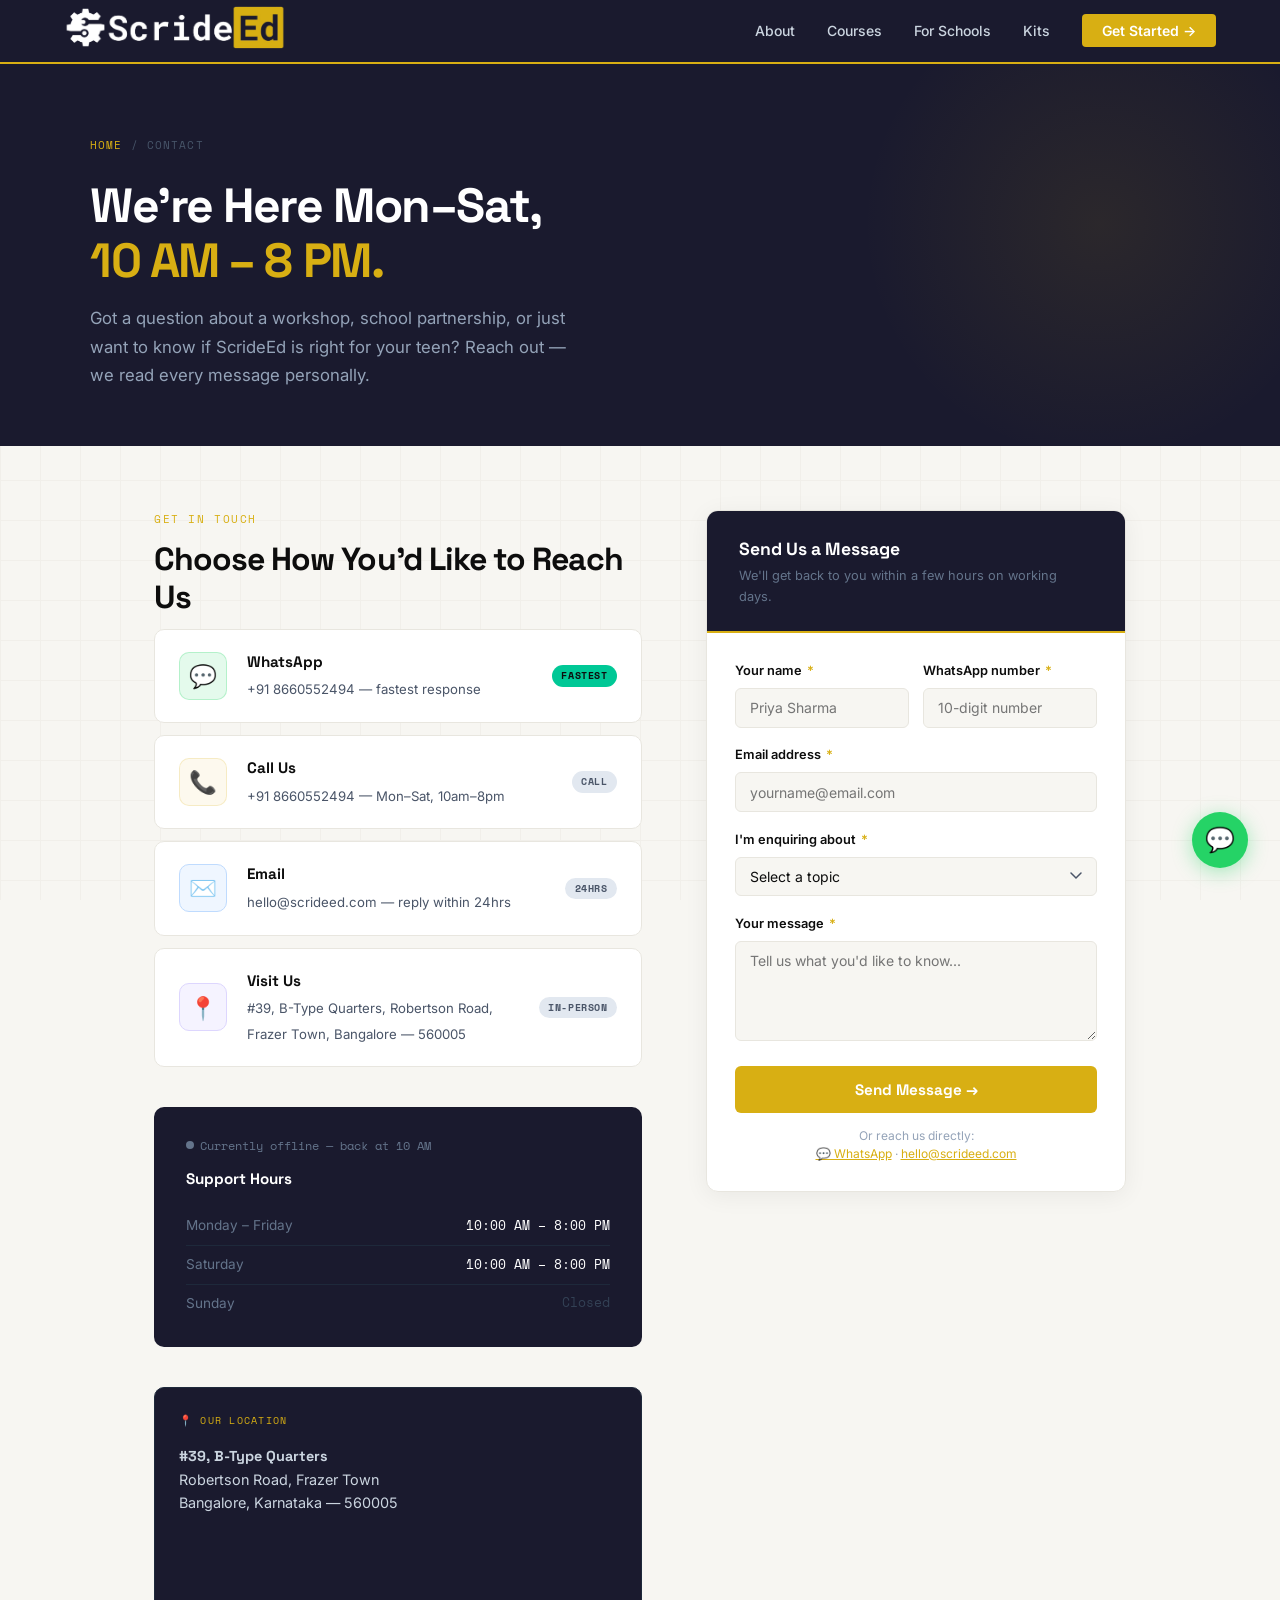
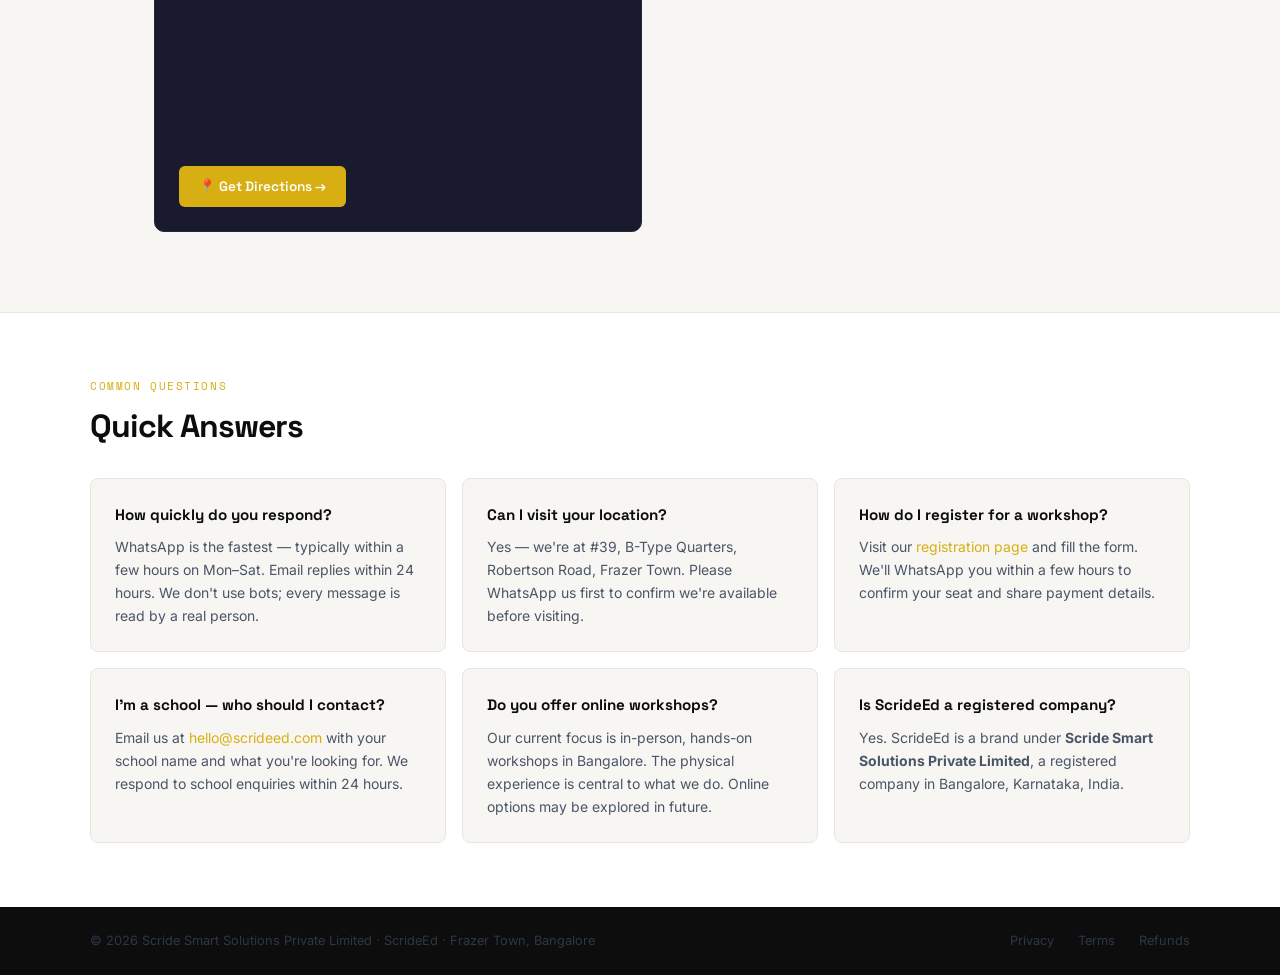
<file: ScrideEd_Contact.html>
<!DOCTYPE html>
<html lang="en">
<head>
<meta charset="UTF-8">
<meta name="viewport" content="width=device-width, initial-scale=1.0">
<title>Contact ScrideEd — STEM Workshops for Teens in Bangalore</title>
<meta name="description" content="Get in touch with ScrideEd. Located in Frazer Town, Bangalore. Call, WhatsApp, or email us about our robotics and STEM workshops for teens aged 13–18. Mon–Sat, 10am–8pm.">
<link rel="preconnect" href="https://fonts.googleapis.com">
<link href="https://fonts.googleapis.com/css2?family=Space+Grotesk:wght@400;500;600;700&family=Inter:wght@400;500;600&family=Space+Mono:wght@400;700&display=swap" rel="stylesheet">

<script type="application/ld+json">
{
  "@context": "https://schema.org",
  "@type": "LocalBusiness",
  "name": "ScrideEd",
  "alternateName": "Scride Smart Solutions Private Limited",
  "url": "https://scrideed.com",
  "logo": "https://scrideed.com/images/scrideed-logo.png",
  "image": "https://scrideed.com/images/workshop-photo.jpg",
  "description": "Hands-on STEM and robotics workshops for teenagers aged 13-18 in Bangalore. Arduino, Robotics, IoT and coding courses.",
  "telephone": "+918660552494",
  "email": "hello@scrideed.com",
  "address": {
    "@type": "PostalAddress",
    "streetAddress": "#39, B-Type Quarters, Robertson Road",
    "addressLocality": "Frazer Town",
    "addressRegion": "Karnataka",
    "postalCode": "560005",
    "addressCountry": "IN"
  },
  "geo": {
    "@type": "GeoCoordinates",
    "latitude": 12.9784,
    "longitude": 77.6099
  },
  "openingHoursSpecification": [
    {
      "@type": "OpeningHoursSpecification",
      "dayOfWeek": ["Monday","Tuesday","Wednesday","Thursday","Friday","Saturday"],
      "opens": "10:00",
      "closes": "20:00"
    }
  ],
  "sameAs": [
    "https://www.instagram.com/scride.ed",
    "https://www.linkedin.com/in/asif-ali-ahmed-r-01539817a"
  ]
}
</script>

<style>
  :root {
    --ink:      #0D0D0D;
    --paper:    #F7F6F2;
    --electric: #D8AF13;
    --elec-dim: rgba(216,175,19,0.07);
    --elec-mid: rgba(216,175,19,0.19);
    --wire:     #1A1A2E;
    --steel:    #4A5568;
    --grid:     #E8E6DF;
    --white:    #FFFFFF;
    --green:    #00C896;
    --red:      #EF4444;
  }

  *, *::before, *::after { margin: 0; padding: 0; box-sizing: border-box; }

  body {
    font-family: 'Inter', sans-serif;
    background: var(--paper);
    color: var(--ink);
    line-height: 1.6;
    font-size: 16px;
  }

  body::before {
    content: '';
    position: fixed; inset: 0;
    background-image:
      linear-gradient(var(--grid) 1px, transparent 1px),
      linear-gradient(90deg, var(--grid) 1px, transparent 1px);
    background-size: 40px 40px;
    opacity: 0.4;
    pointer-events: none;
    z-index: 0;
  }

  nav {
    position: sticky; top: 0; z-index: 100;
    background: var(--wire);
    padding: 0 5%;
    display: flex; align-items: center; justify-content: space-between;
    height: 64px;
    border-bottom: 2px solid var(--electric);
  }

  .nav-logo {
    font-family: 'Space Mono', monospace;
    color: var(--white); font-size: 1.2rem;
    letter-spacing: -0.02em; text-decoration: none;
    display: flex; align-items: center; gap: 0.75rem;
  }

  .nav-logo span { color: var(--electric); }
  .nav-tagline { font-size: 0.55rem; color: #475569; font-weight: 400; letter-spacing: 0.08em; text-transform: uppercase; }
  .nav-links { display: flex; gap: 2rem; list-style: none; }
  .nav-links a { color: #CBD5E0; text-decoration: none; font-size: 0.875rem; font-weight: 500; transition: color 0.2s; }
  .nav-links a:hover, .nav-links a.active { color: var(--electric); }
  .nav-cta { background: var(--electric); color: var(--white) !important; padding: 0.5rem 1.25rem; border-radius: 4px; font-weight: 600 !important; }

  /* PAGE HERO */
  .page-hero {
    position: relative; z-index: 1;
    background: var(--wire);
    padding: 4.5rem 5% 3.5rem;
    overflow: hidden;
  }

  .page-hero::after {
    content: '';
    position: absolute; right: -60px; top: -80px;
    width: 480px; height: 480px;
    background: radial-gradient(circle, rgba(216,175,19,0.09) 0%, transparent 70%);
    pointer-events: none;
  }

  .hero-inner { max-width: 1100px; margin: 0 auto; }

  .breadcrumb {
    font-family: 'Space Mono', monospace;
    font-size: 0.7rem; color: #475569;
    letter-spacing: 0.1em; text-transform: uppercase;
    margin-bottom: 1.5rem;
  }

  .breadcrumb a { color: var(--electric); text-decoration: none; }

  .page-hero h1 {
    font-family: 'Space Grotesk', sans-serif;
    font-size: clamp(2rem, 4vw, 3rem);
    font-weight: 700; color: var(--white);
    letter-spacing: -0.03em; line-height: 1.15;
    max-width: 640px; margin-bottom: 1rem;
  }

  .page-hero h1 em { font-style: normal; color: var(--electric); }

  .page-hero p {
    font-size: 1.05rem; color: #94A3B8;
    max-width: 500px; line-height: 1.7;
  }

  /* MAIN LAYOUT */
  .contact-wrap {
    position: relative; z-index: 1;
    max-width: 1100px;
    margin: 0 auto;
    padding: 4rem 5% 5rem;
    display: grid;
    grid-template-columns: 1fr 420px;
    gap: 4rem;
    align-items: start;
  }

  /* LEFT: contact channels + map */
  .section-label {
    font-family: 'Space Mono', monospace;
    font-size: 0.7rem; letter-spacing: 0.14em;
    text-transform: uppercase; color: var(--electric);
    margin-bottom: 0.75rem;
  }

  h2.section-heading {
    font-family: 'Space Grotesk', sans-serif;
    font-size: clamp(1.5rem, 3vw, 2rem);
    font-weight: 700; letter-spacing: -0.03em;
    color: var(--ink); line-height: 1.2;
    margin-bottom: 0.75rem;
  }

  .contact-channels {
    display: flex; flex-direction: column; gap: 0.75rem;
    margin-bottom: 2.5rem;
  }

  .channel-card {
    display: flex; align-items: center; gap: 1.25rem;
    padding: 1.25rem 1.5rem;
    background: var(--white);
    border: 1.5px solid var(--grid);
    border-radius: 10px;
    text-decoration: none;
    transition: border-color 0.2s, transform 0.15s;
  }

  .channel-card:hover {
    border-color: var(--electric);
    transform: translateX(4px);
  }

  .channel-icon {
    width: 48px; height: 48px; flex-shrink: 0;
    border-radius: 10px;
    display: flex; align-items: center; justify-content: center;
    font-size: 1.4rem;
  }

  .ch-wa   { background: rgba(37,211,102,0.12); border: 1px solid rgba(37,211,102,0.25); }
  .ch-call { background: var(--elec-dim); border: 1px solid var(--elec-mid); }
  .ch-mail { background: #EFF6FF; border: 1px solid #BFDBFE; }
  .ch-visit { background: #F5F3FF; border: 1px solid #DDD6FE; }

  .channel-info { flex: 1; }

  .channel-info strong {
    display: block;
    font-family: 'Space Grotesk', sans-serif;
    font-size: 0.95rem; font-weight: 700;
    color: var(--ink); margin-bottom: 0.15rem;
  }

  .channel-info span { font-size: 0.825rem; color: var(--steel); }

  .channel-badge {
    font-family: 'Space Mono', monospace;
    font-size: 0.6rem; letter-spacing: 0.06em;
    text-transform: uppercase;
    padding: 0.2rem 0.6rem; border-radius: 100px;
    background: var(--green); color: var(--ink);
    font-weight: 700; white-space: nowrap;
  }

  .channel-badge.slow { background: #E2E8F0; color: var(--steel); }

  /* Hours card */
  .hours-card {
    background: var(--wire);
    border-radius: 10px; padding: 1.5rem 2rem;
    margin-bottom: 2.5rem;
  }

  .hours-card h3 {
    font-family: 'Space Grotesk', sans-serif;
    font-size: 0.95rem; font-weight: 700;
    color: var(--white); margin-bottom: 1rem;
  }

  .hours-row {
    display: flex; justify-content: space-between;
    align-items: center;
    padding: 0.5rem 0;
    border-bottom: 1px solid #1E293B;
    font-size: 0.85rem;
  }

  .hours-row:last-child { border-bottom: none; }
  .hours-row .day { color: #64748B; }
  .hours-row .time { color: var(--white); font-family: 'Space Mono', monospace; font-size: 0.8rem; }
  .hours-row .time.closed { color: #334155; }

  .open-now {
    display: inline-flex; align-items: center; gap: 0.4rem;
    font-size: 0.75rem; color: var(--green);
    font-family: 'Space Mono', monospace;
    margin-bottom: 0.75rem;
  }

  .open-dot {
    width: 8px; height: 8px; border-radius: 50%;
    background: var(--green);
    animation: pulse 2s infinite;
  }

  @keyframes pulse {
    0%, 100% { opacity: 1; transform: scale(1); }
    50% { opacity: 0.6; transform: scale(1.3); }
  }

  /* Map placeholder */
  .map-placeholder {
    background: var(--wire);
    border-radius: 10px;
    border: 1.5px solid #1E293B;
    overflow: hidden;
    position: relative;
  }

  .map-inner {
    padding: 1.5rem;
    display: flex; flex-direction: column; gap: 1rem;
  }

  .map-label {
    font-family: 'Space Mono', monospace;
    font-size: 0.65rem; letter-spacing: 0.12em;
    text-transform: uppercase; color: var(--electric);
  }

  .map-address {
    font-size: 0.9rem; color: #CBD5E0;
    line-height: 1.6;
  }

  .map-embed {
    width: 100%; height: 220px;
    border: none; border-radius: 8px;
    filter: grayscale(20%) contrast(1.1);
  }

  .map-directions {
    display: inline-flex; align-items: center; gap: 0.5rem;
    background: var(--electric);
    color: var(--white);
    padding: 0.6rem 1.25rem; border-radius: 6px;
    font-family: 'Space Grotesk', sans-serif;
    font-weight: 600; font-size: 0.85rem;
    text-decoration: none;
    align-self: flex-start;
    transition: transform 0.15s;
  }

  .map-directions:hover { transform: translateY(-2px); }

  /* RIGHT: contact form */
  .form-card {
    background: var(--white);
    border: 1px solid var(--grid);
    border-radius: 12px;
    overflow: hidden;
    box-shadow: 0 4px 24px rgba(0,0,0,0.06);
    position: sticky; top: 88px;
  }

  .form-header {
    background: var(--wire);
    padding: 1.5rem 2rem;
    border-bottom: 2px solid var(--electric);
  }

  .form-header h2 {
    font-family: 'Space Grotesk', sans-serif;
    font-size: 1.1rem; font-weight: 700;
    color: var(--white); margin-bottom: 0.2rem;
  }

  .form-header p { font-size: 0.8rem; color: #64748B; }

  .form-body { padding: 1.75rem; }

  .field-group { margin-bottom: 1.1rem; }

  label {
    display: block;
    font-size: 0.8rem; font-weight: 600;
    color: var(--ink); margin-bottom: 0.4rem;
  }

  label .req { color: var(--electric); margin-left: 2px; }
  label .opt { color: #94A3B8; font-weight: 400; font-size: 0.75rem; }

  input[type="text"],
  input[type="email"],
  input[type="tel"],
  select,
  textarea {
    width: 100%;
    background: var(--paper);
    border: 1.5px solid var(--grid);
    border-radius: 6px;
    padding: 0.65rem 0.875rem;
    font-family: 'Inter', sans-serif;
    font-size: 0.875rem; color: var(--ink);
    outline: none;
    transition: border-color 0.2s, box-shadow 0.2s;
    appearance: none;
  }

  input:focus, select:focus, textarea:focus {
    border-color: var(--electric);
    box-shadow: 0 0 0 3px var(--elec-dim);
    background: var(--white);
  }

  input.error, select.error { border-color: var(--red); }

  select {
    background-image: url("data:image/svg+xml,%3Csvg xmlns='http://www.w3.org/2000/svg' width='12' height='8' viewBox='0 0 12 8'%3E%3Cpath d='M1 1l5 5 5-5' stroke='%234A5568' stroke-width='1.5' fill='none' stroke-linecap='round'/%3E%3C/svg%3E");
    background-repeat: no-repeat;
    background-position: right 0.875rem center;
    padding-right: 2.5rem; cursor: pointer;
  }

  textarea { resize: vertical; min-height: 100px; }

  .field-row { display: grid; grid-template-columns: 1fr 1fr; gap: 0.875rem; }

  .field-error { display: none; font-size: 0.75rem; color: var(--red); margin-top: 0.3rem; }
  .field-error.show { display: block; }

  .btn-submit {
    width: 100%;
    background: var(--electric); color: var(--white);
    padding: 0.875rem; border-radius: 6px; border: none;
    font-family: 'Space Grotesk', sans-serif;
    font-size: 0.95rem; font-weight: 700;
    cursor: pointer; margin-top: 0.5rem;
    transition: transform 0.15s, box-shadow 0.15s;
    display: flex; align-items: center; justify-content: center; gap: 0.5rem;
  }

  .btn-submit:hover { transform: translateY(-2px); box-shadow: 0 8px 20px rgba(216,175,19,0.21); }
  .btn-submit:disabled { opacity: 0.65; cursor: not-allowed; transform: none; box-shadow: none; }

  .form-note {
    font-size: 0.75rem; color: #94A3B8;
    text-align: center; margin-top: 0.875rem;
    line-height: 1.5;
  }

  /* Success state */
  .success-msg {
    display: none;
    text-align: center; padding: 2rem 1rem;
  }

  .success-msg.show { display: block; }

  .success-msg .s-icon {
    font-size: 2.5rem; margin-bottom: 1rem;
  }

  .success-msg h3 {
    font-family: 'Space Grotesk', sans-serif;
    font-size: 1.2rem; font-weight: 700;
    color: var(--ink); margin-bottom: 0.5rem;
  }

  .success-msg p { font-size: 0.875rem; color: var(--steel); line-height: 1.65; }

  /* FAQ strip */
  .faq-strip {
    position: relative; z-index: 1;
    background: var(--white);
    border-top: 1px solid var(--grid);
    padding: 4rem 5%;
  }

  .faq-strip-inner { max-width: 1100px; margin: 0 auto; }

  .faq-grid {
    display: grid;
    grid-template-columns: repeat(auto-fit, minmax(300px, 1fr));
    gap: 1rem;
    margin-top: 2rem;
  }

  .faq-card {
    background: var(--paper);
    border: 1px solid var(--grid);
    border-radius: 8px;
    padding: 1.5rem;
  }

  .faq-card h4 {
    font-family: 'Space Grotesk', sans-serif;
    font-size: 0.95rem; font-weight: 700;
    color: var(--ink); margin-bottom: 0.5rem;
  }

  .faq-card p { font-size: 0.875rem; color: var(--steel); line-height: 1.65; }
  .faq-card a { color: var(--electric); text-decoration: none; }

  footer {
    position: relative; z-index: 1;
    background: var(--ink); padding: 1.5rem 5%;
  }

  .footer-bottom {
    max-width: 1100px; margin: 0 auto;
    display: flex; justify-content: space-between;
    align-items: center; flex-wrap: wrap; gap: 1rem;
  }

  .footer-bottom p { font-size: 0.8rem; color: #2D3748; }
  .footer-legal { display: flex; gap: 1.5rem; }
  .footer-legal a { font-size: 0.8rem; color: #2D3748; text-decoration: none; }
  .footer-legal a:hover { color: var(--electric); }

  .whatsapp-float {
    position: fixed; bottom: 2rem; right: 2rem;
    background: #25D366; color: white;
    width: 56px; height: 56px; border-radius: 50%;
    display: flex; align-items: center; justify-content: center;
    font-size: 1.5rem; text-decoration: none; z-index: 200;
    box-shadow: 0 4px 20px rgba(37,211,102,0.4);
    transition: transform 0.2s;
  }

  .whatsapp-float:hover { transform: scale(1.1); }

  @media (max-width: 860px) {
    .nav-links { display: none; }
    .contact-wrap { grid-template-columns: 1fr; }
    .form-card { position: static; }
    .field-row { grid-template-columns: 1fr; }
  }
</style>
</head>
<body>

<nav>
  <!-- <a href="/" class="nav-logo">Scride<span>Ed</span> <small style="font-size:0.55rem;color:#475569;font-family:'Inter',sans-serif;font-weight:400;letter-spacing:0.08em;text-transform:uppercase;margin-left:0.5rem;">Learn · Dream · Build</small></a> -->
  <a href="./" class="logo"><img src="./assets/icons/logo-white-rbg.png" alt="Scride Ed" width="222" ></a>
  <ul class="nav-links">
    <li><a href="../ScrideEd_About.html">About</a></li>
    <li><a href="../ScrideEd_Courses.html">Courses</a></li>
    <li><a href="../ScrideEd_Schools.html">For Schools</a></li>
    <li><a href="../ScrideEd_Kits.html">Kits</a></li>
    <li><a href="../ScrideEd_Contact.html" class="nav-cta">Get Started →</a></li>
  </ul>
</nav>

<!-- HERO -->
<section class="page-hero">
  <div class="hero-inner">
    <div class="breadcrumb"><a href="/">Home</a> / Contact</div>
    <h1>We're Here Mon–Sat,<br><em>10 AM – 8 PM.</em></h1>
    <p>Got a question about a workshop, school partnership, or just want to know if ScrideEd is right for your teen? Reach out — we read every message personally.</p>
  </div>
</section>

<div class="contact-wrap">

  <!-- LEFT -->
  <div>
    <div class="section-label">Get in Touch</div>
    <h2 class="section-heading">Choose How You'd Like to Reach Us</h2>

    <div class="contact-channels">
      <a href="https://wa.me/918660552494?text=Hi%20ScrideEd!%20I%20have%20a%20question%20about%20your%20workshops." class="channel-card">
        <div class="channel-icon ch-wa">💬</div>
        <div class="channel-info">
          <strong>WhatsApp</strong>
          <span>+91 8660552494 — fastest response</span>
        </div>
        <span class="channel-badge">Fastest</span>
      </a>

      <a href="tel:+918660552494" class="channel-card">
        <div class="channel-icon ch-call">📞</div>
        <div class="channel-info">
          <strong>Call Us</strong>
          <span>+91 8660552494 — Mon–Sat, 10am–8pm</span>
        </div>
        <span class="channel-badge slow">Call</span>
      </a>

      <a href="mailto:hello@scrideed.com" class="channel-card">
        <div class="channel-icon ch-mail">✉️</div>
        <div class="channel-info">
          <strong>Email</strong>
          <span>hello@scrideed.com — reply within 24hrs</span>
        </div>
        <span class="channel-badge slow">24hrs</span>
      </a>

      <a href="https://maps.google.com/?q=Robertson+Road+Frazer+Town+Bangalore" target="_blank" class="channel-card">
        <div class="channel-icon ch-visit">📍</div>
        <div class="channel-info">
          <strong>Visit Us</strong>
          <span>#39, B-Type Quarters, Robertson Road, Frazer Town, Bangalore — 560005</span>
        </div>
        <span class="channel-badge slow">In-person</span>
      </a>
    </div>

    <!-- Hours -->
    <div class="hours-card">
      <div class="open-now" id="open-status">
        <div class="open-dot"></div>
        <span id="open-text">Checking hours...</span>
      </div>
      <h3>Support Hours</h3>
      <div class="hours-row"><span class="day">Monday – Friday</span><span class="time">10:00 AM – 8:00 PM</span></div>
      <div class="hours-row"><span class="day">Saturday</span><span class="time">10:00 AM – 8:00 PM</span></div>
      <div class="hours-row"><span class="day">Sunday</span><span class="time closed">Closed</span></div>
    </div>

    <!-- Map -->
    <div class="map-placeholder">
      <div class="map-inner">
        <div class="map-label">📍 Our Location</div>
        <div class="map-address">
          <strong style="color:#CBD5E0;font-family:'Space Grotesk',sans-serif;">#39, B-Type Quarters</strong><br>
          Robertson Road, Frazer Town<br>
          Bangalore, Karnataka — 560005
        </div>
        <!--
          EMBED MAP INSTRUCTIONS:
          1. Go to maps.google.com
          2. Search "Robertson Road Frazer Town Bangalore"
          3. Click Share → Embed a map
          4. Copy the <iframe> src URL
          5. Replace the src below
        -->
        <iframe
          class="map-embed"
          src="https://www.google.com/maps/embed?pb=!1m18!1m12!1m3!1d3887.6!2d77.6099!3d12.9784!2m3!1f0!2f0!3f0!3m2!1i1024!2i768!4f13.1!3m3!1m2!1s0x3bae168d3b02af5d%3A0x1234!2sRobertson+Road%2C+Frazer+Town%2C+Bengaluru!5e0!3m2!1sen!2sin!4v1234567890"
          allowfullscreen=""
          loading="lazy"
          referrerpolicy="no-referrer-when-downgrade"
          title="ScrideEd location — Frazer Town, Bangalore">
        </iframe>
        <a href="https://maps.google.com/?q=Robertson+Road+Frazer+Town+Bangalore" target="_blank" class="map-directions">
          📍 Get Directions →
        </a>
      </div>
    </div>
  </div>

  <!-- RIGHT: Contact Form -->
  <div class="form-card">
    <div class="form-header">
      <h2>Send Us a Message</h2>
      <p>We'll get back to you within a few hours on working days.</p>
    </div>
    <div class="form-body">

      <div id="contact-form">
        <div class="field-row">
          <div class="field-group">
            <label for="c-name">Your name <span class="req">*</span></label>
            <input type="text" id="c-name" placeholder="Priya Sharma">
            <span class="field-error" id="ce-name">Please enter your name.</span>
          </div>
          <div class="field-group">
            <label for="c-phone">WhatsApp number <span class="req">*</span></label>
            <input type="tel" id="c-phone" placeholder="10-digit number" maxlength="10">
            <span class="field-error" id="ce-phone">Enter a valid 10-digit number.</span>
          </div>
        </div>

        <div class="field-group">
          <label for="c-email">Email address <span class="req">*</span></label>
          <input type="email" id="c-email" placeholder="yourname@email.com">
          <span class="field-error" id="ce-email">Please enter a valid email.</span>
        </div>

        <div class="field-group">
          <label for="c-topic">I'm enquiring about <span class="req">*</span></label>
          <select id="c-topic">
            <option value="">Select a topic</option>
            <option>Arduino Bootcamp — July 2026</option>
            <option>Robotics Bootcamp — August 2026</option>
            <option>Python for Teens (coming soon)</option>
            <option>School Partnership / Lab Setup</option>
            <option>Pricing & Fees</option>
            <option>Location & Directions</option>
            <option>Something Else</option>
          </select>
          <span class="field-error" id="ce-topic">Please select a topic.</span>
        </div>

        <div class="field-group">
          <label for="c-message">Your message <span class="req">*</span></label>
          <textarea id="c-message" placeholder="Tell us what you'd like to know..."></textarea>
          <span class="field-error" id="ce-message">Please write a message.</span>
        </div>

        <button class="btn-submit" onclick="sendContactForm()" id="c-submit-btn">
          <span id="c-submit-text">Send Message →</span>
        </button>

        <p class="form-note">
          Or reach us directly:<br>
          <a href="https://wa.me/918660552494" style="color:var(--electric);">💬 WhatsApp</a> ·
          <a href="mailto:hello@scrideed.com" style="color:var(--electric);">hello@scrideed.com</a>
        </p>
      </div>

      <div class="success-msg" id="c-success">
        <div class="s-icon">✅</div>
        <h3>Message Sent!</h3>
        <p>Thanks for reaching out. We'll get back to you within a few hours on WhatsApp or email.<br><br>
        If it's urgent, <a href="https://wa.me/918660552494" style="color:var(--electric);">WhatsApp us directly</a> — it's the fastest way to reach us.</p>
      </div>

    </div>
  </div>

</div>

<!-- FAQ STRIP -->
<section class="faq-strip">
  <div class="faq-strip-inner">
    <div class="section-label">Common Questions</div>
    <h2 class="section-heading">Quick Answers</h2>
    <div class="faq-grid">
      <div class="faq-card">
        <h4>How quickly do you respond?</h4>
        <p>WhatsApp is the fastest — typically within a few hours on Mon–Sat. Email replies within 24 hours. We don't use bots; every message is read by a real person.</p>
      </div>
      <div class="faq-card">
        <h4>Can I visit your location?</h4>
        <p>Yes — we're at #39, B-Type Quarters, Robertson Road, Frazer Town. Please WhatsApp us first to confirm we're available before visiting.</p>
      </div>
      <div class="faq-card">
        <h4>How do I register for a workshop?</h4>
        <p>Visit our <a href="/register.html">registration page</a> and fill the form. We'll WhatsApp you within a few hours to confirm your seat and share payment details.</p>
      </div>
      <div class="faq-card">
        <h4>I'm a school — who should I contact?</h4>
        <p>Email us at <a href="mailto:hello@scrideed.com">hello@scrideed.com</a> with your school name and what you're looking for. We respond to school enquiries within 24 hours.</p>
      </div>
      <div class="faq-card">
        <h4>Do you offer online workshops?</h4>
        <p>Our current focus is in-person, hands-on workshops in Bangalore. The physical experience is central to what we do. Online options may be explored in future.</p>
      </div>
      <div class="faq-card">
        <h4>Is ScrideEd a registered company?</h4>
        <p>Yes. ScrideEd is a brand under <strong>Scride Smart Solutions Private Limited</strong>, a registered company in Bangalore, Karnataka, India.</p>
      </div>
    </div>
  </div>
</section>

<footer>
  <div class="footer-bottom">
    <p>© 2026 Scride Smart Solutions Private Limited · ScrideEd · Frazer Town, Bangalore</p>
    <div class="footer-legal">
      <a href="/privacy-policy/">Privacy</a>
      <a href="/terms/">Terms</a>
      <a href="/refund-policy/">Refunds</a>
    </div>
  </div>
</footer>

<a href="https://wa.me/918660552494" class="whatsapp-float">💬</a>

<script>
  /* Live open/closed status */
  (function() {
    const now = new Date(new Date().toLocaleString('en-US', { timeZone: 'Asia/Kolkata' }));
    const day = now.getDay(); // 0=Sun
    const hour = now.getHours();
    const isOpen = day >= 1 && day <= 6 && hour >= 10 && hour < 20;
    const el = document.getElementById('open-text');
    const dot = document.querySelector('.open-dot');
    if (isOpen) {
      el.textContent = 'We\'re open right now';
      el.style.color = 'var(--green)';
    } else {
      el.textContent = day === 0 ? 'Closed today (Sunday)' : 'Currently offline — back at 10 AM';
      el.style.color = '#64748B';
      dot.style.background = '#64748B';
      dot.style.animation = 'none';
    }
  })();

  /* Contact form validation + submit */
  function sendContactForm() {
    let valid = true;

    const name = document.getElementById('c-name').value.trim();
    if (!name) { show('ce-name'); err('c-name'); valid = false; } else { hide('ce-name'); ok('c-name'); }

    const phone = document.getElementById('c-phone').value.trim();
    if (!phone || phone.length !== 10 || !/^\d+$/.test(phone)) { show('ce-phone'); err('c-phone'); valid = false; } else { hide('ce-phone'); ok('c-phone'); }

    const email = document.getElementById('c-email').value.trim();
    if (!email || !email.includes('@')) { show('ce-email'); err('c-email'); valid = false; } else { hide('ce-email'); ok('c-email'); }

    const topic = document.getElementById('c-topic').value;
    if (!topic) { show('ce-topic'); err('c-topic'); valid = false; } else { hide('ce-topic'); ok('c-topic'); }

    const msg = document.getElementById('c-message').value.trim();
    if (!msg) { show('ce-message'); err('c-message'); valid = false; } else { hide('ce-message'); ok('c-message'); }

    if (!valid) return;

    const btn = document.getElementById('c-submit-btn');
    btn.disabled = true;
    document.getElementById('c-submit-text').textContent = 'Sending...';

    /*
    ── CONNECT TO WEB3FORMS (free):
    1. Get your access key from https://web3forms.com
    2. Uncomment and fill in the fetch block below

    fetch('https://api.web3forms.com/submit', {
      method: 'POST',
      headers: { 'Content-Type': 'application/json' },
      body: JSON.stringify({
        access_key: 'YOUR_WEB3FORMS_ACCESS_KEY',
        subject: 'ScrideEd Contact Form — ' + topic,
        from_name: name,
        email: email,
        phone: phone,
        topic: topic,
        message: msg
      })
    })
    .then(r => r.json())
    .then(d => { if (d.success) showSuccess(); else { btn.disabled = false; document.getElementById('c-submit-text').textContent = 'Send Message →'; }})
    .catch(() => { btn.disabled = false; document.getElementById('c-submit-text').textContent = 'Send Message →'; });
    */

    setTimeout(showSuccess, 1000);
  }

  function showSuccess() {
    document.getElementById('contact-form').style.display = 'none';
    document.getElementById('c-success').classList.add('show');
  }

  function show(id) { document.getElementById(id).classList.add('show'); }
  function hide(id) { document.getElementById(id).classList.remove('show'); }
  function err(id)  { document.getElementById(id).classList.add('error'); }
  function ok(id)   { document.getElementById(id).classList.remove('error'); }
</script>
</body>
</html>
</file>
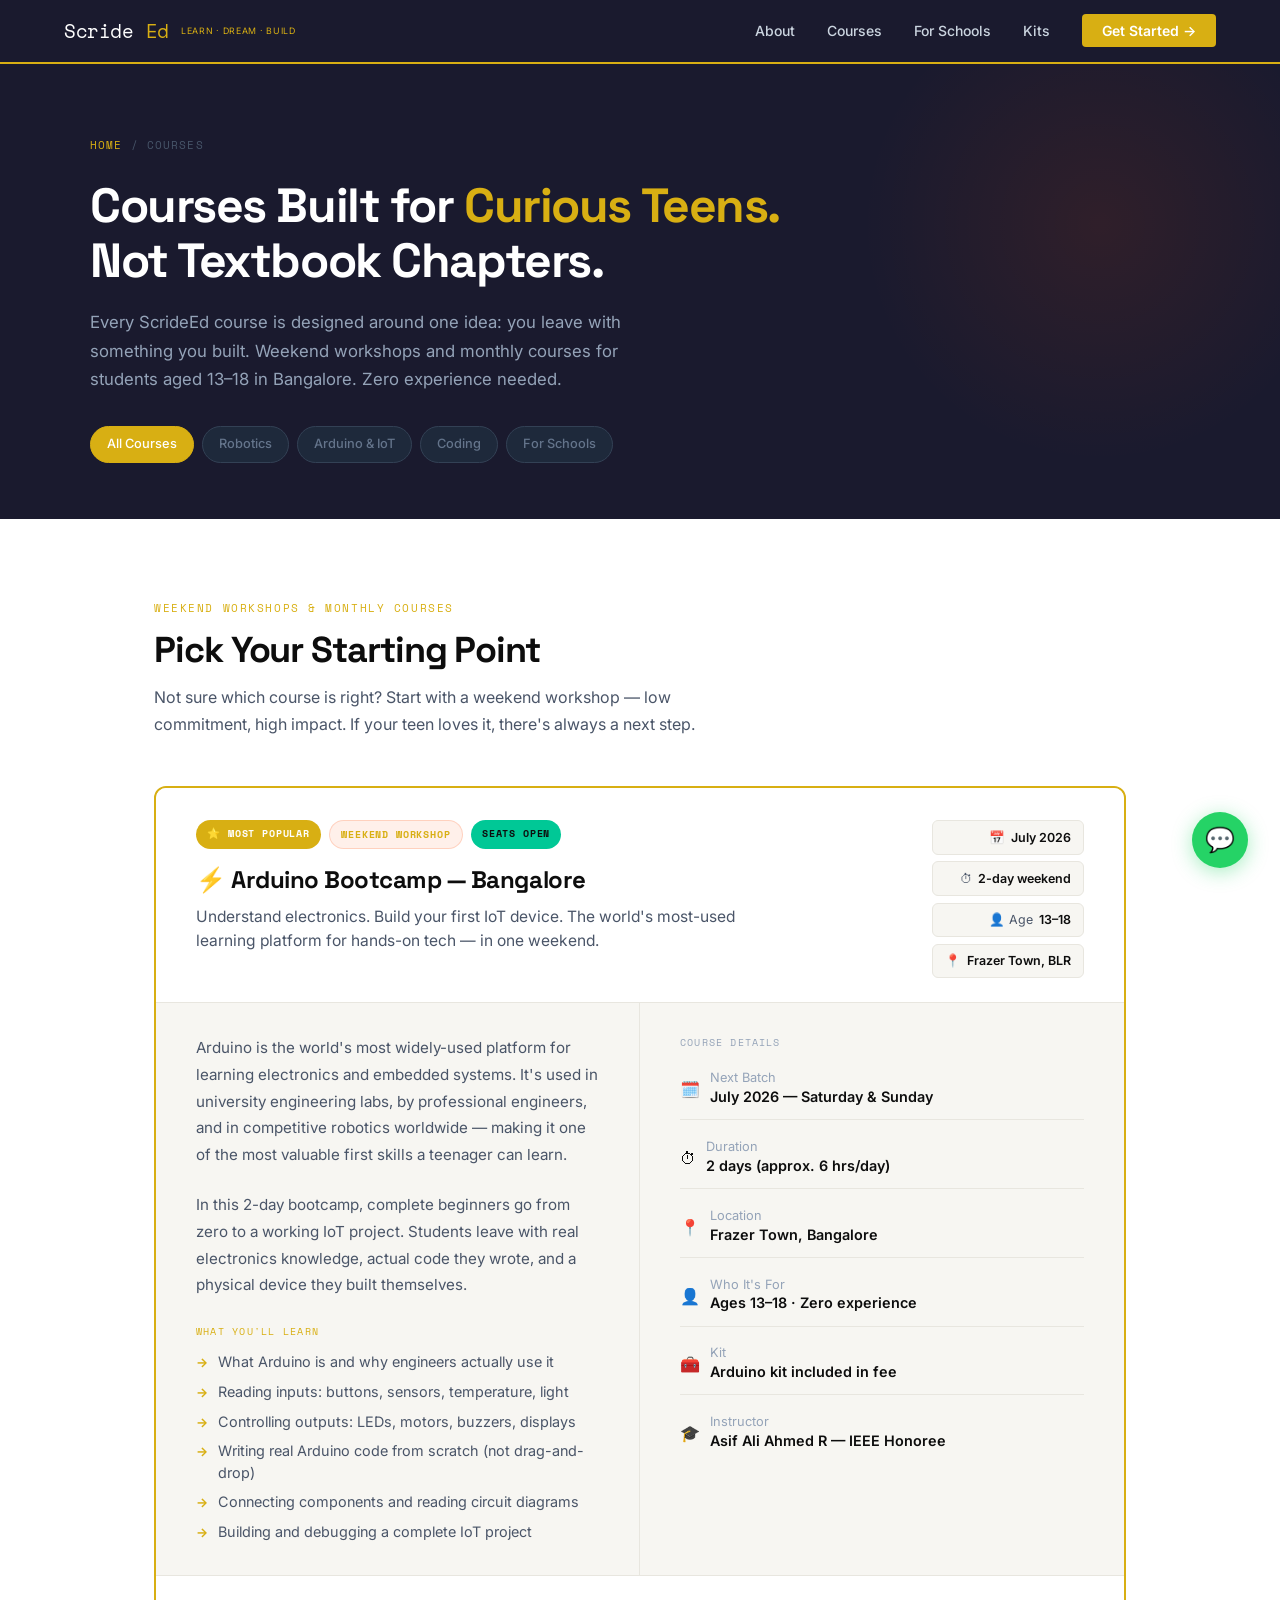
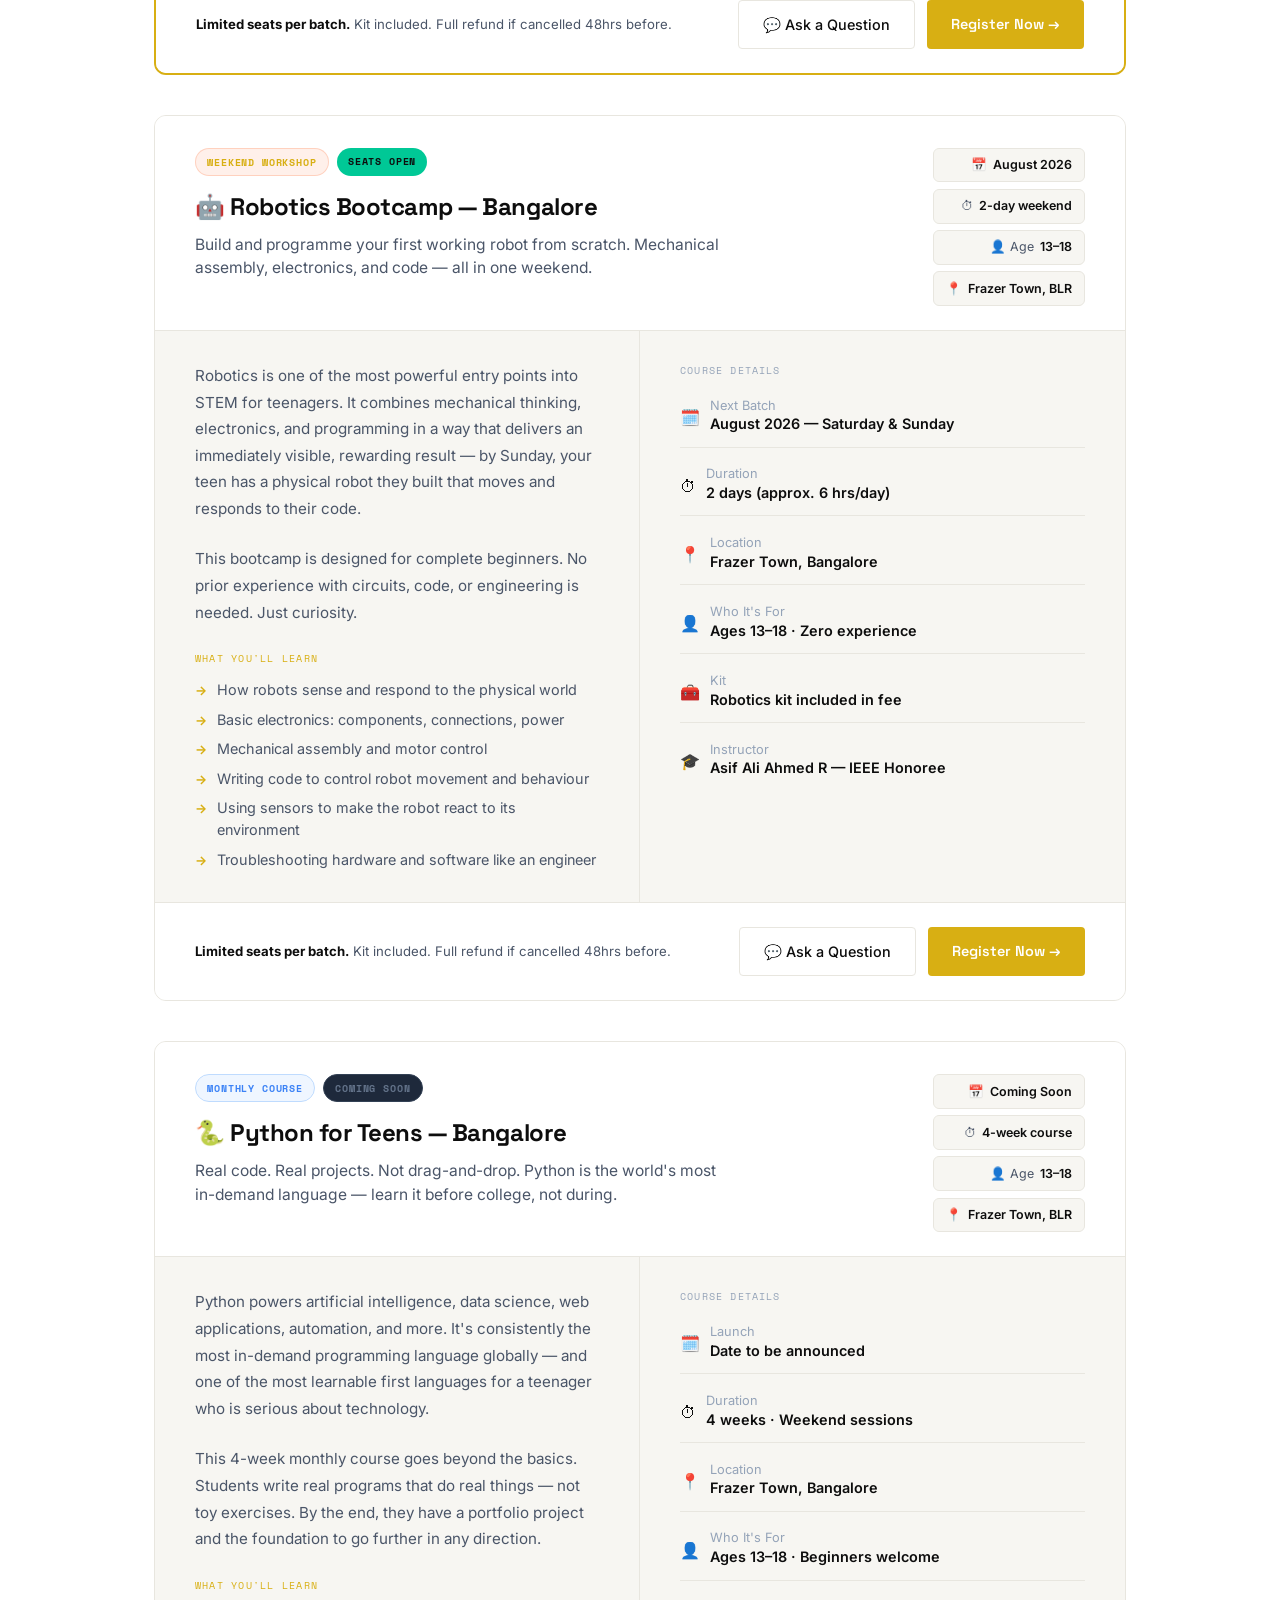
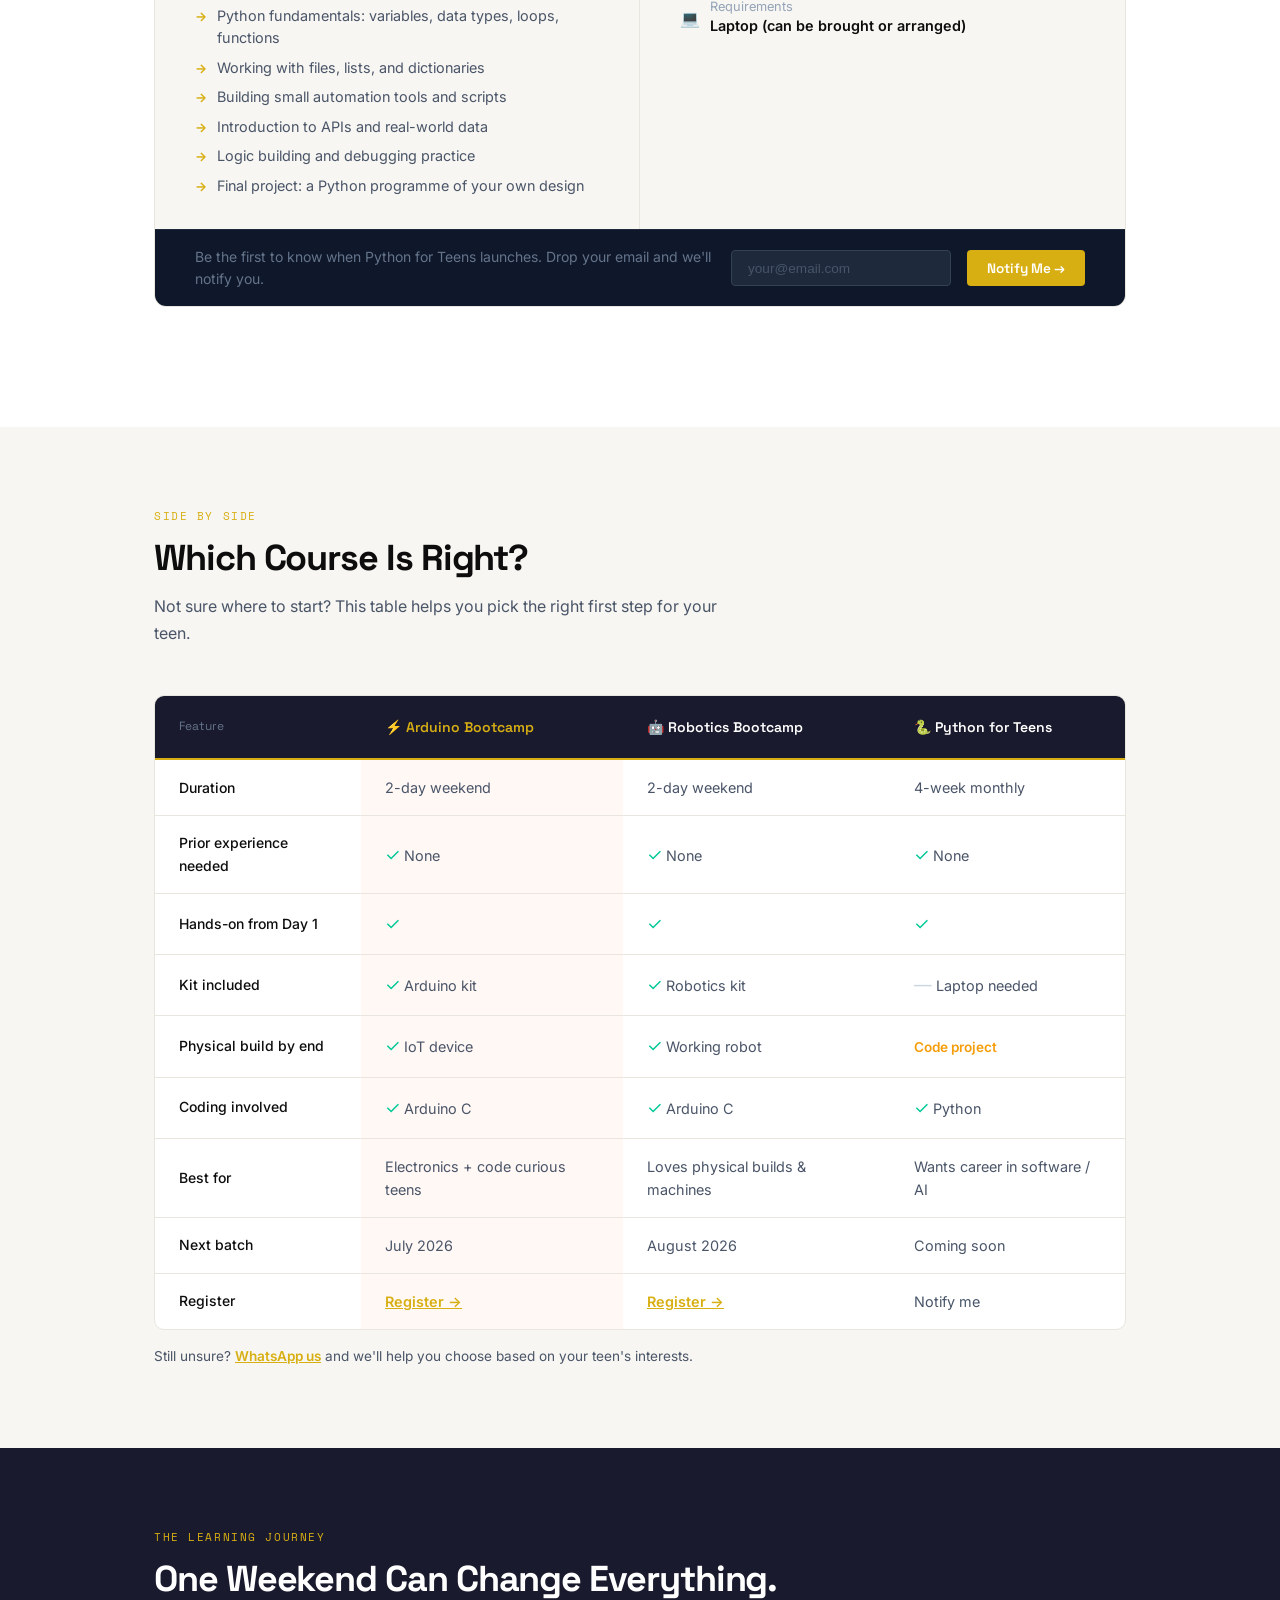
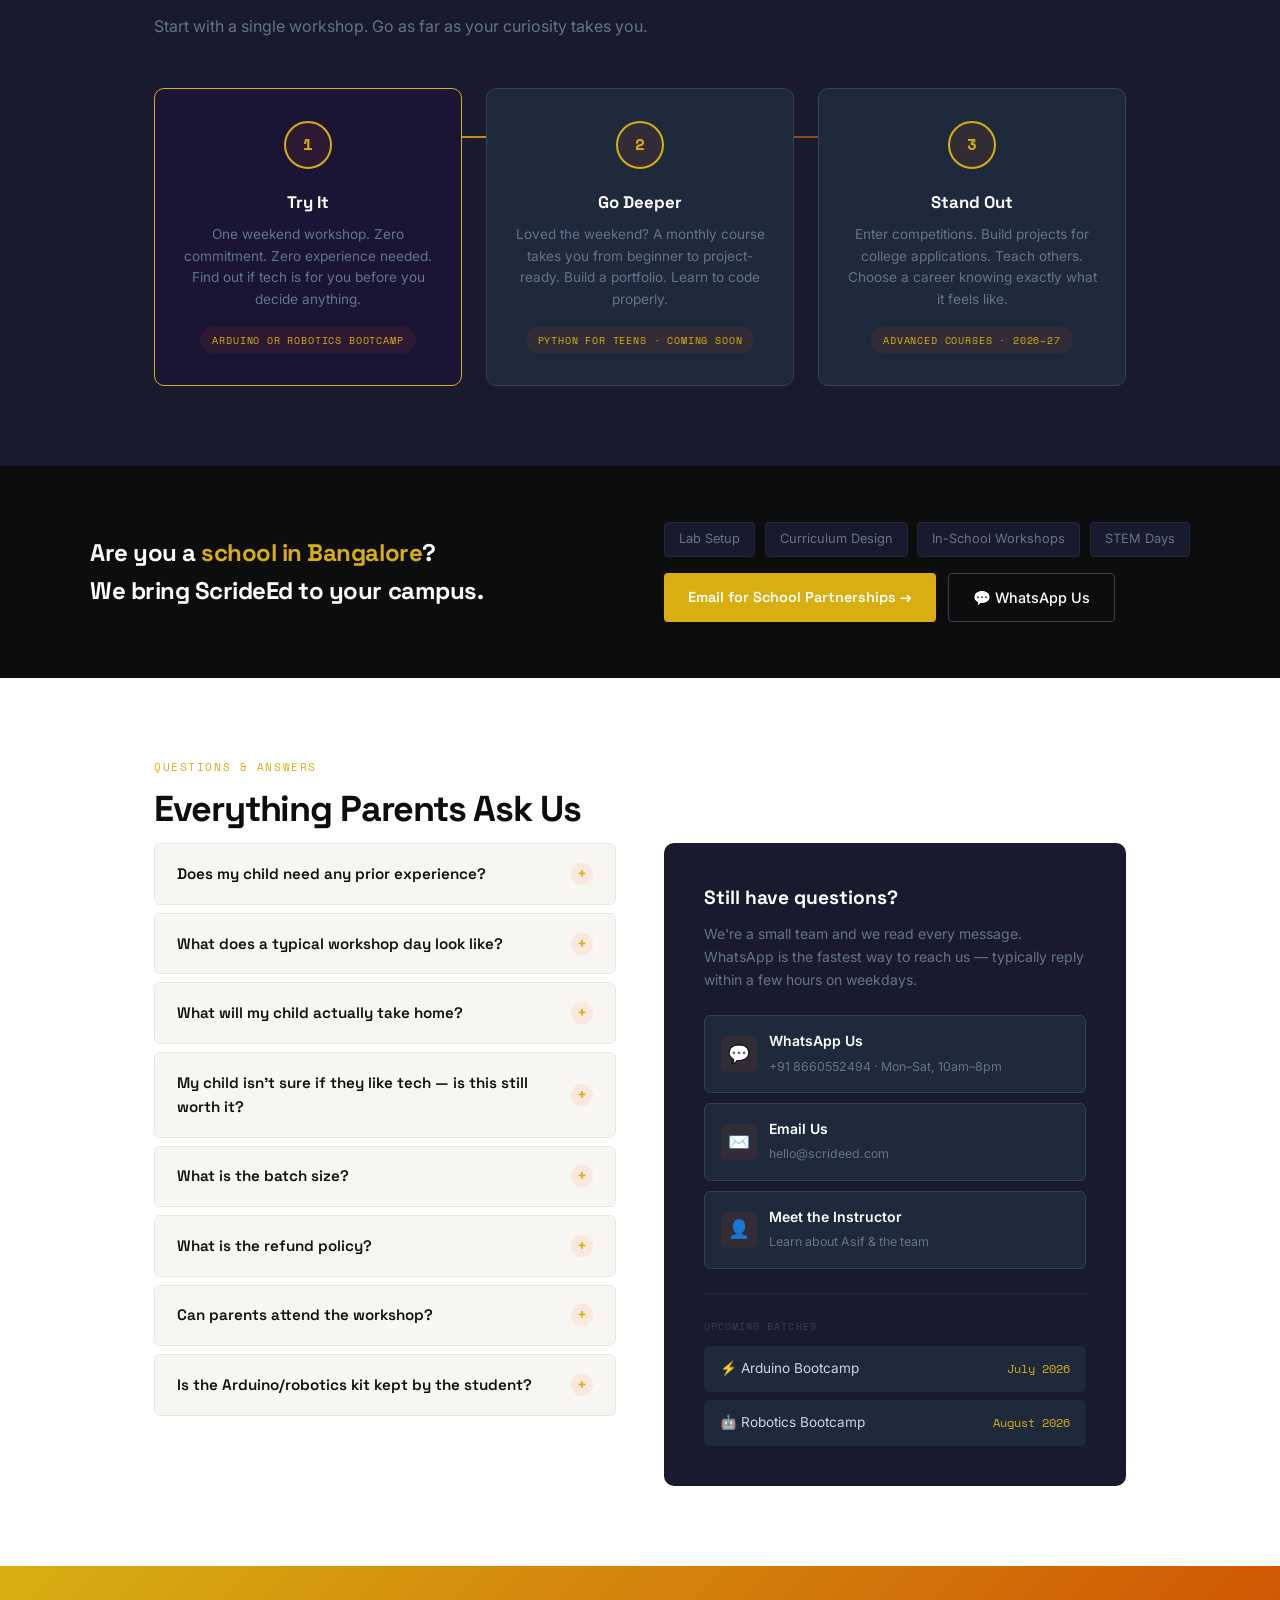
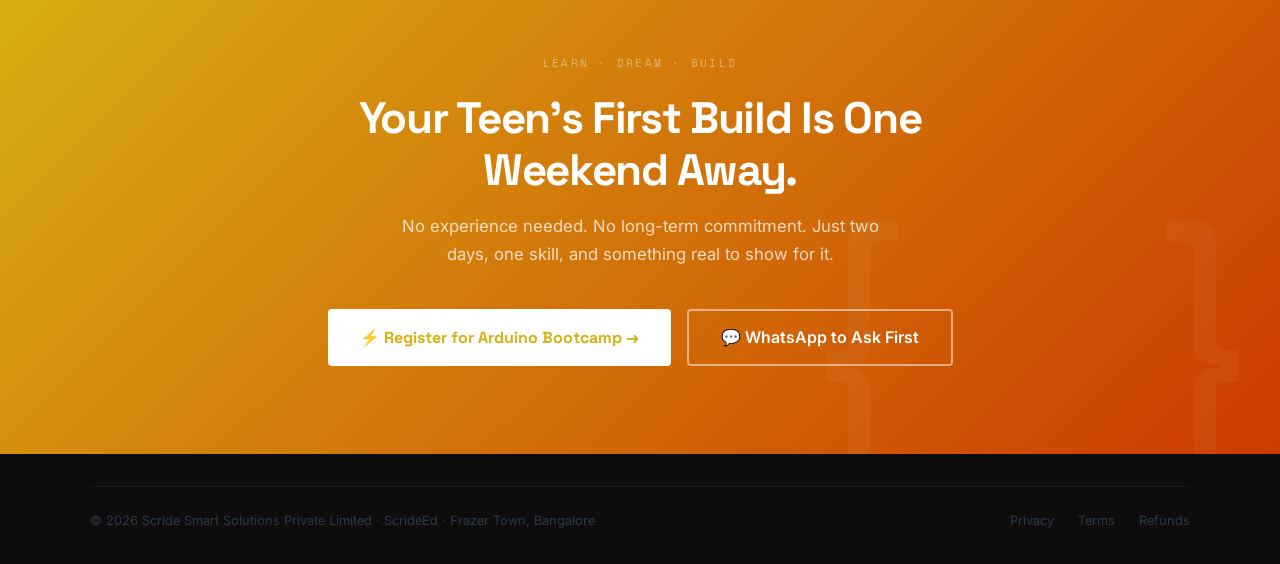
<file: ScrideEd_Courses.html>
<!DOCTYPE html>
<html lang="en">
<head>
<meta charset="UTF-8">
<meta name="viewport" content="width=device-width, initial-scale=1.0">
<title>STEM, Robotics & Coding Courses for Teens in Bangalore | ScrideEd</title>
<meta name="description" content="Explore ScrideEd's hands-on workshops and monthly courses for students aged 13–18 in Bangalore. Robotics Bootcamp, Arduino Bootcamp, Python for Teens. Weekend workshops available. No experience needed.">
<meta property="og:title" content="STEM & Robotics Courses for Teens in Bangalore | ScrideEd">
<meta property="og:description" content="Hands-on robotics, Arduino & coding workshops for teens aged 13–18. Weekend workshops in Frazer Town, Bangalore. Taught by an IEEE Global Honoree.">
<link rel="preconnect" href="https://fonts.googleapis.com">
<link href="https://fonts.googleapis.com/css2?family=Space+Grotesk:wght@400;500;600;700&family=Inter:wght@400;500;600&family=Space+Mono:wght@400;700&display=swap" rel="stylesheet">

<!-- JSON-LD Schema for SEO -->
<script type="application/ld+json">
{
  "@context": "https://schema.org",
  "@type": "ItemList",
  "name": "ScrideEd STEM Courses for Teens — Bangalore",
  "itemListElement": [
    {
      "@type": "Course",
      "position": 1,
      "name": "Robotics Bootcamp",
      "description": "Build and program your first working robot from scratch. 2-day weekend workshop for teens aged 13-18 in Bangalore.",
      "provider": { "@type": "Organization", "name": "ScrideEd", "url": "https://scrideed.com" },
      "url": "https://scrideed.com/courses/robotics-workshop-bangalore/"
    },
    {
      "@type": "Course",
      "position": 2,
      "name": "Arduino Bootcamp",
      "description": "Learn electronics and build your first IoT project using Arduino. 2-day weekend workshop for beginners aged 13-18.",
      "provider": { "@type": "Organization", "name": "ScrideEd", "url": "https://scrideed.com" },
      "url": "https://scrideed.com/courses/arduino-bootcamp-bangalore/"
    },
    {
      "@type": "Course",
      "position": 3,
      "name": "Python for Teens",
      "description": "Real Python programming for students aged 13-18. 4-week monthly course in Bangalore.",
      "provider": { "@type": "Organization", "name": "ScrideEd", "url": "https://scrideed.com" },
      "url": "https://scrideed.com/courses/python-for-teens-bangalore/"
    }
  ]
}
</script>

<style>
  :root {
    --ink:       #0D0D0D;
    --paper:     #F7F6F2;
    --electric:  #d8af13;
    --elec-dim:  #FF4D0015;
    --elec-mid:  #FF4D0030;
    --wire:      #1A1A2E;
    --steel:     #4A5568;
    --grid:      #E8E6DF;
    --white:     #FFFFFF;
    --green:     #00C896;
    --amber:     #F59E0B;
    --blue:      #3B82F6;
  }

  *, *::before, *::after { margin: 0; padding: 0; box-sizing: border-box; }

  body {
    font-family: 'Inter', sans-serif;
    background: var(--paper);
    color: var(--ink);
    line-height: 1.6;
    font-size: 16px;
  }

  /* Subtle grid texture */
  body::before {
    content: '';
    position: fixed; inset: 0;
    background-image:
      linear-gradient(var(--grid) 1px, transparent 1px),
      linear-gradient(90deg, var(--grid) 1px, transparent 1px);
    background-size: 40px 40px;
    opacity: 0.4;
    pointer-events: none;
    z-index: 0;
  }

  /* ─── NAV ─── */
  nav {
    position: sticky; top: 0; z-index: 100;
    background: var(--wire);
    padding: 0 5%;
    display: flex; align-items: center; justify-content: space-between;
    height: 64px;
    border-bottom: 2px solid var(--electric);
  }

  .nav-logo {
    font-family: 'Space Mono', monospace;
    color: var(--white); font-size: 1.2rem;
    letter-spacing: -0.02em; text-decoration: none;
    display: flex; align-items: center; gap: 0.75rem;
  }

  .nav-logo span { color: var(--electric); }

  .nav-tagline {
    font-family: 'Inter', sans-serif;
    font-size: 0.55rem; color: #475569;
    font-weight: 400; letter-spacing: 0.08em;
    text-transform: uppercase;
  }

  .nav-links { display: flex; gap: 2rem; list-style: none; }

  .nav-links a {
    color: #CBD5E0; text-decoration: none;
    font-size: 0.875rem; font-weight: 500;
    transition: color 0.2s;
  }

  .nav-links a:hover { color: var(--electric); }
  .nav-links a.active { color: var(--electric); }

  .nav-cta {
    background: var(--electric);
    color: var(--white) !important;
    padding: 0.5rem 1.25rem;
    border-radius: 4px;
    font-weight: 600 !important;
  }

  /* ─── PAGE HERO ─── */
  .page-hero {
    position: relative; z-index: 1;
    background: var(--wire);
    padding: 4.5rem 5% 3.5rem;
    overflow: hidden;
  }

  .page-hero::after {
    content: '';
    position: absolute; right: -60px; top: -80px;
    width: 480px; height: 480px;
    background: radial-gradient(circle, #FF4D0018 0%, transparent 70%);
    pointer-events: none;
  }

  .hero-inner { max-width: 1100px; margin: 0 auto; }

  .breadcrumb {
    font-family: 'Space Mono', monospace;
    font-size: 0.7rem; color: #475569;
    letter-spacing: 0.1em; text-transform: uppercase;
    margin-bottom: 1.5rem;
  }

  .breadcrumb a { color: var(--electric); text-decoration: none; }

  .page-hero h1 {
    font-family: 'Space Grotesk', sans-serif;
    font-size: clamp(2rem, 4.5vw, 3rem);
    font-weight: 700; color: var(--white);
    line-height: 1.15; letter-spacing: -0.03em;
    max-width: 700px; margin-bottom: 1.25rem;
  }

  .page-hero h1 em { font-style: normal; color: var(--electric); }

  .page-hero p {
    font-size: 1.05rem; color: #94A3B8;
    max-width: 560px; line-height: 1.7;
    margin-bottom: 2rem;
  }

  /* Course filter tabs */
  .filter-tabs {
    display: flex; gap: 0.5rem; flex-wrap: wrap;
  }

  .filter-tab {
    background: #1E293B;
    color: #64748B;
    padding: 0.45rem 1rem;
    border-radius: 100px;
    font-size: 0.8rem; font-weight: 500;
    border: 1px solid #334155;
    cursor: pointer;
    transition: all 0.2s;
    text-decoration: none;
  }

  .filter-tab:hover, .filter-tab.active {
    background: var(--electric);
    color: var(--white);
    border-color: var(--electric);
  }

  /* ─── SECTION BASE ─── */
  section { position: relative; z-index: 1; }

  .section-inner {
    max-width: 1100px;
    margin: 0 auto;
    padding: 5rem 5%;
  }

  .section-label {
    font-family: 'Space Mono', monospace;
    font-size: 0.7rem; letter-spacing: 0.14em;
    text-transform: uppercase; color: var(--electric);
    margin-bottom: 0.75rem;
  }

  h2.section-heading {
    font-family: 'Space Grotesk', sans-serif;
    font-size: clamp(1.6rem, 3.5vw, 2.25rem);
    font-weight: 700; letter-spacing: -0.03em;
    color: var(--ink); line-height: 1.2;
    margin-bottom: 0.75rem;
  }

  .section-sub {
    font-size: 1rem; color: var(--steel);
    max-width: 580px; line-height: 1.7;
    margin-bottom: 3rem;
  }

  /* ─── COURSE CARDS ─── */
  .courses-section { background: var(--white); }

  /* Each full course block */
  .course-block {
    border: 1px solid var(--grid);
    border-radius: 12px;
    overflow: hidden;
    margin-bottom: 2.5rem;
    background: var(--paper);
    transition: box-shadow 0.25s;
  }

  .course-block:hover {
    box-shadow: 0 12px 40px rgba(0,0,0,0.09);
  }

  .course-block.featured {
    border: 2px solid var(--electric);
  }

  .course-header {
    display: grid;
    grid-template-columns: 1fr auto;
    align-items: start;
    gap: 1.5rem;
    padding: 2rem 2.5rem 1.5rem;
    background: var(--white);
    border-bottom: 1px solid var(--grid);
  }

  .course-badge-row {
    display: flex; gap: 0.5rem; flex-wrap: wrap;
    margin-bottom: 0.75rem;
  }

  .badge {
    font-family: 'Space Mono', monospace;
    font-size: 0.65rem; letter-spacing: 0.08em;
    text-transform: uppercase; padding: 0.3rem 0.7rem;
    border-radius: 100px; font-weight: 700;
  }

  .badge-hot   { background: var(--electric); color: var(--white); }
  .badge-new   { background: var(--green); color: var(--ink); }
  .badge-soon  { background: #1E293B; color: #64748B; border: 1px solid #334155; }
  .badge-weekend { background: var(--elec-dim); color: var(--electric); border: 1px solid var(--elec-mid); }
  .badge-monthly { background: #EFF6FF; color: var(--blue); border: 1px solid #BFDBFE; }

  .course-title {
    font-family: 'Space Grotesk', sans-serif;
    font-size: 1.5rem; font-weight: 700;
    color: var(--ink); letter-spacing: -0.02em;
    margin-bottom: 0.4rem;
    display: flex; align-items: center; gap: 0.6rem;
  }

  .course-tagline {
    font-size: 0.975rem; color: var(--steel);
    line-height: 1.5; max-width: 540px;
  }

  .course-quick-meta {
    display: flex; flex-direction: column;
    gap: 0.4rem; text-align: right; flex-shrink: 0;
  }

  .meta-pill {
    background: var(--paper);
    border: 1px solid var(--grid);
    border-radius: 6px;
    padding: 0.4rem 0.75rem;
    font-size: 0.78rem; color: var(--steel);
    white-space: nowrap;
    display: flex; align-items: center; gap: 0.4rem;
    justify-content: flex-end;
  }

  .meta-pill strong { color: var(--ink); font-weight: 600; }

  /* Course body grid */
  .course-body {
    display: grid;
    grid-template-columns: 1fr 1fr;
    gap: 0;
  }

  .course-description {
    padding: 2rem 2.5rem;
    border-right: 1px solid var(--grid);
  }

  .course-description p {
    font-size: 0.95rem; color: var(--steel);
    line-height: 1.75; margin-bottom: 1.5rem;
  }

  .learn-list-label {
    font-family: 'Space Mono', monospace;
    font-size: 0.65rem; letter-spacing: 0.12em;
    text-transform: uppercase; color: var(--electric);
    margin-bottom: 0.75rem;
  }

  .learn-list {
    list-style: none;
    display: flex; flex-direction: column; gap: 0.5rem;
  }

  .learn-list li {
    font-size: 0.9rem; color: var(--steel);
    display: flex; align-items: flex-start; gap: 0.6rem;
    line-height: 1.5;
  }

  .learn-list li::before {
    content: '→';
    color: var(--electric); font-weight: 700;
    font-size: 0.8rem; flex-shrink: 0;
    margin-top: 2px;
  }

  .course-sidebar {
    padding: 2rem 2.5rem;
    display: flex; flex-direction: column; gap: 1.5rem;
    background: var(--paper);
  }

  /* Detail rows */
  .detail-group { display: flex; flex-direction: column; gap: 0.6rem; }

  .detail-label {
    font-family: 'Space Mono', monospace;
    font-size: 0.62rem; letter-spacing: 0.12em;
    text-transform: uppercase; color: #94A3B8;
  }

  .detail-value {
    font-size: 0.9rem; font-weight: 500;
    color: var(--ink);
  }

  .detail-row {
    display: flex; align-items: center; gap: 0.6rem;
    padding: 0.7rem 0;
    border-bottom: 1px solid var(--grid);
  }

  .detail-row:last-child { border-bottom: none; }

  .detail-icon { font-size: 1rem; flex-shrink: 0; }

  .detail-row-label { font-size: 0.8rem; color: #94A3B8; line-height: 1; }
  .detail-row-value { font-size: 0.9rem; font-weight: 600; color: var(--ink); }

  /* CTA row */
  .course-cta {
    padding: 1.5rem 2.5rem;
    background: var(--white);
    border-top: 1px solid var(--grid);
    display: flex; align-items: center;
    justify-content: space-between;
    gap: 1.5rem; flex-wrap: wrap;
  }

  .course-cta-note {
    font-size: 0.825rem; color: var(--steel);
  }

  .course-cta-note strong { color: var(--ink); }

  .cta-buttons { display: flex; gap: 0.75rem; flex-wrap: wrap; }

  .btn-primary {
    background: var(--electric); color: var(--white);
    padding: 0.75rem 1.5rem;
    border-radius: 4px;
    font-family: 'Space Grotesk', sans-serif;
    font-weight: 600; font-size: 0.9rem;
    text-decoration: none;
    display: inline-flex; align-items: center; gap: 0.4rem;
    transition: transform 0.15s, box-shadow 0.15s;
    white-space: nowrap;
  }

  .btn-primary:hover {
    transform: translateY(-2px);
    box-shadow: 0 8px 20px #FF4D0035;
  }

  .btn-secondary {
    background: transparent; color: var(--ink);
    padding: 0.75rem 1.5rem; border-radius: 4px;
    border: 1px solid var(--grid);
    font-weight: 500; font-size: 0.9rem;
    text-decoration: none;
    display: inline-flex; align-items: center; gap: 0.4rem;
    transition: border-color 0.2s, color 0.2s;
    white-space: nowrap;
  }

  .btn-secondary:hover { border-color: var(--electric); color: var(--electric); }

  .btn-disabled {
    background: #1E293B; color: #475569;
    padding: 0.75rem 1.5rem; border-radius: 4px;
    font-weight: 600; font-size: 0.9rem;
    text-decoration: none; cursor: not-allowed;
    white-space: nowrap;
  }

  /* Coming soon overlay */
  .coming-soon-bar {
    background: #0F172A;
    border-top: 1px solid #1E293B;
    padding: 1rem 2.5rem;
    display: flex; align-items: center; gap: 1rem;
    flex-wrap: wrap;
  }

  .coming-soon-bar p {
    font-size: 0.875rem; color: #64748B;
    flex: 1;
  }

  .coming-soon-bar input {
    background: #1E293B; border: 1px solid #334155;
    color: var(--white); padding: 0.6rem 1rem;
    border-radius: 4px; font-size: 0.85rem;
    outline: none; width: 220px;
  }

  .coming-soon-bar input::placeholder { color: #475569; }

  .coming-soon-bar input:focus { border-color: var(--electric); }

  .btn-notify {
    background: var(--electric); color: var(--white);
    padding: 0.6rem 1.25rem; border-radius: 4px;
    font-weight: 600; font-size: 0.85rem;
    border: none; cursor: pointer;
    font-family: 'Space Grotesk', sans-serif;
    white-space: nowrap;
  }

  /* ─── COMPARISON TABLE ─── */
  .compare-section { background: var(--paper); }

  .compare-table-wrap {
    overflow-x: auto;
    border: 1px solid var(--grid);
    border-radius: 10px;
    background: var(--white);
  }

  table.compare {
    width: 100%; border-collapse: collapse;
    font-size: 0.9rem;
  }

  .compare thead tr {
    background: var(--wire);
    border-bottom: 2px solid var(--electric);
  }

  .compare thead th {
    padding: 1.25rem 1.5rem;
    text-align: left;
    color: var(--white);
    font-family: 'Space Grotesk', sans-serif;
    font-weight: 600;
    font-size: 0.875rem;
  }

  .compare thead th:first-child { color: #64748B; font-weight: 400; font-size: 0.75rem; }
  .compare thead th.highlight { color: var(--electric); }

  .compare tbody tr {
    border-bottom: 1px solid var(--grid);
    transition: background 0.15s;
  }

  .compare tbody tr:last-child { border-bottom: none; }
  .compare tbody tr:hover { background: var(--paper); }

  .compare tbody td {
    padding: 1rem 1.5rem;
    color: var(--steel);
    vertical-align: middle;
  }

  .compare tbody td:first-child {
    font-weight: 500; color: var(--ink);
    font-size: 0.875rem;
  }

  .compare tbody td.highlight {
    background: #FFF8F5;
  }

  .check { color: var(--green); font-size: 1.1rem; }
  .cross { color: #CBD5E0; font-size: 1.1rem; }
  .partial { color: var(--amber); font-size: 0.85rem; font-weight: 600; }

  /* ─── PATHWAY ─── */
  .pathway-section { background: var(--wire); }
  .pathway-section .section-heading { color: var(--white); }
  .pathway-section .section-sub { color: #64748B; }

  .pathway-track {
    display: grid;
    grid-template-columns: repeat(3, 1fr);
    gap: 1.5rem;
    position: relative;
  }

  .pathway-track::before {
    content: '';
    position: absolute;
    top: 3rem; left: calc(16.66% + 1px);
    right: calc(16.66% + 1px);
    height: 2px;
    background: linear-gradient(90deg, var(--electric), #FF4D0060);
    z-index: 0;
  }

  .pathway-step {
    background: #1E293B;
    border: 1px solid #334155;
    border-radius: 10px;
    padding: 2rem 1.5rem;
    position: relative;
    z-index: 1;
    text-align: center;
  }

  .pathway-step.current {
    border-color: var(--electric);
    background: #1A1535;
  }

  .step-num {
    width: 48px; height: 48px;
    background: var(--elec-dim);
    border: 2px solid var(--electric);
    border-radius: 50%;
    display: flex; align-items: center; justify-content: center;
    font-family: 'Space Mono', monospace;
    font-size: 1rem; font-weight: 700;
    color: var(--electric);
    margin: 0 auto 1.25rem;
  }

  .pathway-step h3 {
    font-family: 'Space Grotesk', sans-serif;
    font-size: 1.05rem; font-weight: 700;
    color: var(--white); margin-bottom: 0.5rem;
  }

  .pathway-step p {
    font-size: 0.85rem; color: #64748B;
    line-height: 1.6;
  }

  .pathway-course-tag {
    display: inline-block;
    margin-top: 1rem;
    background: var(--elec-dim);
    color: var(--electric);
    font-family: 'Space Mono', monospace;
    font-size: 0.65rem; letter-spacing: 0.08em;
    padding: 0.3rem 0.75rem; border-radius: 100px;
    text-transform: uppercase;
  }

  /* ─── SCHOOL STRIP ─── */
  .school-strip {
    background: var(--ink);
    position: relative; z-index: 1;
    padding: 3.5rem 5%;
  }

  .school-strip-inner {
    max-width: 1100px; margin: 0 auto;
    display: flex; align-items: center;
    justify-content: space-between;
    gap: 2rem; flex-wrap: wrap;
  }

  .school-strip h3 {
    font-family: 'Space Grotesk', sans-serif;
    font-size: clamp(1.1rem, 2.5vw, 1.5rem);
    font-weight: 700; color: var(--white);
    letter-spacing: -0.02em;
    max-width: 480px;
  }

  .school-strip h3 span { color: var(--electric); }

  .school-offerings-mini {
    display: flex; gap: 0.6rem; flex-wrap: wrap;
  }

  .offering-tag {
    background: #1A1A2E;
    border: 1px solid #1E293B;
    color: #64748B; font-size: 0.8rem;
    padding: 0.4rem 0.875rem; border-radius: 4px;
    white-space: nowrap;
  }

  /* ─── FAQ ─── */
  .faq-section { background: var(--white); }

  .faq-cols {
    display: grid;
    grid-template-columns: 1fr 1fr;
    gap: 3rem;
    align-items: start;
  }

  .faq-list { display: flex; flex-direction: column; gap: 0.5rem; }

  .faq-item {
    border: 1px solid var(--grid);
    border-radius: 6px; overflow: hidden;
  }

  .faq-q {
    padding: 1.1rem 1.4rem;
    font-family: 'Space Grotesk', sans-serif;
    font-size: 0.95rem; font-weight: 600;
    cursor: pointer;
    display: flex; justify-content: space-between; align-items: center;
    background: var(--paper); user-select: none;
    gap: 1rem;
  }

  .faq-q:hover { background: var(--white); }

  .faq-toggle {
    width: 22px; height: 22px;
    background: var(--elec-dim);
    border-radius: 50%;
    display: flex; align-items: center; justify-content: center;
    color: var(--electric); font-size: 1rem;
    flex-shrink: 0; line-height: 1;
    transition: background 0.2s;
  }

  .faq-item.open .faq-toggle { background: var(--electric); color: var(--white); }

  .faq-a {
    max-height: 0; overflow: hidden;
    transition: max-height 0.3s ease, padding 0.2s;
    font-size: 0.9rem; color: var(--steel);
    line-height: 1.7; background: var(--white);
    padding: 0 1.4rem;
  }

  .faq-item.open .faq-a {
    max-height: 300px;
    padding: 1.1rem 1.4rem;
  }

  /* FAQ sidebar */
  .faq-sidebar {
    background: var(--wire);
    border-radius: 10px;
    padding: 2.5rem;
    position: sticky; top: 80px;
  }

  .faq-sidebar h3 {
    font-family: 'Space Grotesk', sans-serif;
    font-size: 1.2rem; font-weight: 700;
    color: var(--white); margin-bottom: 0.5rem;
  }

  .faq-sidebar p {
    font-size: 0.875rem; color: #64748B;
    line-height: 1.65; margin-bottom: 1.5rem;
  }

  .faq-sidebar-item {
    display: flex; align-items: center; gap: 0.75rem;
    padding: 0.875rem 1rem;
    background: #1E293B; border-radius: 6px;
    margin-bottom: 0.6rem;
    text-decoration: none;
    transition: background 0.2s;
    border: 1px solid #334155;
  }

  .faq-sidebar-item:hover { background: #263147; border-color: var(--electric); }

  .faq-sidebar-icon {
    width: 36px; height: 36px;
    background: var(--elec-dim);
    border-radius: 6px;
    display: flex; align-items: center; justify-content: center;
    font-size: 1.1rem; flex-shrink: 0;
  }

  .faq-sidebar-text strong {
    display: block;
    font-size: 0.875rem; font-weight: 600;
    color: var(--white);
  }

  .faq-sidebar-text span {
    font-size: 0.775rem; color: #64748B;
  }

  /* ─── FINAL CTA ─── */
  .final-cta {
    background: linear-gradient(135deg, var(--electric) 0%, #CC3A00 100%);
    padding: 5.5rem 5%;
    text-align: center;
    position: relative; z-index: 1; overflow: hidden;
  }

  .final-cta::before {
    content: '{ }';
    position: absolute;
    font-family: 'Space Mono', monospace;
    font-size: 18rem; color: white; opacity: 0.04;
    right: -1rem; bottom: -3rem;
    pointer-events: none; line-height: 1;
  }

  .final-cta .tagline-label {
    font-family: 'Space Mono', monospace;
    font-size: 0.7rem; letter-spacing: 0.2em;
    color: rgba(255,255,255,0.4);
    text-transform: uppercase; margin-bottom: 1.25rem;
  }

  .final-cta h2 {
    font-family: 'Space Grotesk', sans-serif;
    font-size: clamp(1.6rem, 4vw, 2.75rem);
    font-weight: 700; color: var(--white);
    letter-spacing: -0.03em;
    max-width: 640px; margin: 0 auto 1rem;
    line-height: 1.2;
  }

  .final-cta p {
    color: rgba(255,255,255,0.75);
    font-size: 1.05rem; max-width: 500px;
    margin: 0 auto 2.5rem; line-height: 1.65;
  }

  .final-btns { display: flex; gap: 1rem; justify-content: center; flex-wrap: wrap; }

  .btn-white {
    background: var(--white); color: var(--electric);
    padding: 0.875rem 2rem; border-radius: 4px;
    font-family: 'Space Grotesk', sans-serif;
    font-weight: 700; text-decoration: none;
    transition: transform 0.15s;
    display: inline-flex; align-items: center; gap: 0.5rem;
  }

  .btn-white:hover { transform: translateY(-2px); }

  .btn-outline-white {
    background: transparent; color: var(--white);
    padding: 0.875rem 2rem; border-radius: 4px;
    border: 2px solid rgba(255,255,255,0.5);
    font-weight: 600; text-decoration: none;
    transition: border-color 0.2s;
    display: inline-flex; align-items: center; gap: 0.5rem;
  }

  .btn-outline-white:hover { border-color: white; }

  /* ─── FOOTER ─── */
  footer {
    background: var(--ink);
    padding: 2rem 5%;
    position: relative; z-index: 1;
  }

  .footer-bottom {
    max-width: 1100px; margin: 0 auto;
    display: flex; justify-content: space-between; align-items: center;
    flex-wrap: wrap; gap: 1rem;
    border-top: 1px solid #1A1A1A;
    padding-top: 1.5rem;
  }

  .footer-bottom p { font-size: 0.8rem; color: #2D3748; }
  .footer-legal { display: flex; gap: 1.5rem; }
  .footer-legal a { font-size: 0.8rem; color: #2D3748; text-decoration: none; }
  .footer-legal a:hover { color: var(--electric); }

  .whatsapp-float {
    position: fixed; bottom: 2rem; right: 2rem;
    background: #25D366; color: white;
    width: 56px; height: 56px; border-radius: 50%;
    display: flex; align-items: center; justify-content: center;
    font-size: 1.5rem; text-decoration: none; z-index: 200;
    box-shadow: 0 4px 20px rgba(37,211,102,0.4);
    transition: transform 0.2s;
  }

  .whatsapp-float:hover { transform: scale(1.1); }

  /* ─── RESPONSIVE ─── */
  @media (max-width: 900px) {
    .nav-links { display: none; }
    .course-body { grid-template-columns: 1fr; }
    .course-description { border-right: none; border-bottom: 1px solid var(--grid); }
    .course-header { grid-template-columns: 1fr; }
    .course-quick-meta { text-align: left; flex-direction: row; flex-wrap: wrap; }
    .meta-pill { justify-content: flex-start; }
    .pathway-track { grid-template-columns: 1fr; }
    .pathway-track::before { display: none; }
    .faq-cols { grid-template-columns: 1fr; }
    .faq-sidebar { position: static; }
  }

  @media (max-width: 600px) {
    .course-header { padding: 1.5rem; }
    .course-description, .course-sidebar { padding: 1.5rem; }
    .course-cta { flex-direction: column; align-items: flex-start; }
    .coming-soon-bar { flex-direction: column; align-items: flex-start; }
    .coming-soon-bar input { width: 100%; }
  }
</style>
</head>
<body>

<!-- NAV -->
<nav>
  <a href="/" class="nav-logo">
    Scride<span>Ed</span>
    <span class="nav-tagline">Learn · Dream · Build</span>
  </a>
  <ul class="nav-links">
    <li><a href="../ScrideEd_About.html">About</a></li>
    <li><a href="../ScrideEd_Courses.html">Courses</a></li>
    <li><a href="../ScrideEd_Schools.html">For Schools</a></li>
    <li><a href="../ScrideEd_Kits.html">Kits</a></li>
    <li><a href="../ScrideEd_Contact.html" class="nav-cta">Get Started →</a></li>
  </ul>
</nav>

<!-- PAGE HERO -->
<section class="page-hero">
  <div class="hero-inner">
    <div class="breadcrumb"><a href="/">Home</a> / Courses</div>
    <h1>Courses Built for <em>Curious Teens.</em> Not Textbook Chapters.</h1>
    <p>Every ScrideEd course is designed around one idea: you leave with something you built. Weekend workshops and monthly courses for students aged 13–18 in Bangalore. Zero experience needed.</p>
    <div class="filter-tabs">
      <a class="filter-tab active" href="#all">All Courses</a>
      <a class="filter-tab" href="#robotics">Robotics</a>
      <a class="filter-tab" href="#arduino">Arduino & IoT</a>
      <a class="filter-tab" href="#coding">Coding</a>
      <a class="filter-tab" href="#schools">For Schools</a>
    </div>
  </div>
</section>

<!-- COURSES -->
<section class="courses-section" id="all">
  <div class="section-inner">
    <div class="section-label">Weekend Workshops & Monthly Courses</div>
    <h2 class="section-heading">Pick Your Starting Point</h2>
    <p class="section-sub">Not sure which course is right? Start with a weekend workshop — low commitment, high impact. If your teen loves it, there's always a next step.</p>

    <!-- ── COURSE 1: ARDUINO BOOTCAMP ── -->
    <div class="course-block featured" id="arduino">
      <div class="course-header">
        <div>
          <div class="course-badge-row">
            <span class="badge badge-hot">⭐ Most Popular</span>
            <span class="badge badge-weekend">Weekend Workshop</span>
            <span class="badge badge-new">Seats Open</span>
          </div>
          <div class="course-title">⚡ Arduino Bootcamp — Bangalore</div>
          <p class="course-tagline">Understand electronics. Build your first IoT device. The world's most-used learning platform for hands-on tech — in one weekend.</p>
        </div>
        <div class="course-quick-meta">
          <div class="meta-pill">📅 <strong>July 2026</strong></div>
          <div class="meta-pill">⏱ <strong>2-day weekend</strong></div>
          <div class="meta-pill">👤 Age <strong>13–18</strong></div>
          <div class="meta-pill">📍 <strong>Frazer Town, BLR</strong></div>
        </div>
      </div>

      <div class="course-body">
        <div class="course-description">
          <p>Arduino is the world's most widely-used platform for learning electronics and embedded systems. It's used in university engineering labs, by professional engineers, and in competitive robotics worldwide — making it one of the most valuable first skills a teenager can learn.</p>
          <p>In this 2-day bootcamp, complete beginners go from zero to a working IoT project. Students leave with real electronics knowledge, actual code they wrote, and a physical device they built themselves.</p>
          <div class="learn-list-label">What you'll learn</div>
          <ul class="learn-list">
            <li>What Arduino is and why engineers actually use it</li>
            <li>Reading inputs: buttons, sensors, temperature, light</li>
            <li>Controlling outputs: LEDs, motors, buzzers, displays</li>
            <li>Writing real Arduino code from scratch (not drag-and-drop)</li>
            <li>Connecting components and reading circuit diagrams</li>
            <li>Building and debugging a complete IoT project</li>
          </ul>
        </div>
        <div class="course-sidebar">
          <div class="detail-group">
            <div class="detail-label">Course Details</div>
            <div class="detail-row">
              <div class="detail-icon">🗓️</div>
              <div>
                <div class="detail-row-label">Next Batch</div>
                <div class="detail-row-value">July 2026 — Saturday & Sunday</div>
              </div>
            </div>
            <div class="detail-row">
              <div class="detail-icon">⏱</div>
              <div>
                <div class="detail-row-label">Duration</div>
                <div class="detail-row-value">2 days (approx. 6 hrs/day)</div>
              </div>
            </div>
            <div class="detail-row">
              <div class="detail-icon">📍</div>
              <div>
                <div class="detail-row-label">Location</div>
                <div class="detail-row-value">Frazer Town, Bangalore</div>
              </div>
            </div>
            <div class="detail-row">
              <div class="detail-icon">👤</div>
              <div>
                <div class="detail-row-label">Who It's For</div>
                <div class="detail-row-value">Ages 13–18 · Zero experience</div>
              </div>
            </div>
            <div class="detail-row">
              <div class="detail-icon">🧰</div>
              <div>
                <div class="detail-row-label">Kit</div>
                <div class="detail-row-value">Arduino kit included in fee</div>
              </div>
            </div>
            <div class="detail-row">
              <div class="detail-icon">🎓</div>
              <div>
                <div class="detail-row-label">Instructor</div>
                <div class="detail-row-value">Asif Ali Ahmed R — IEEE Honoree</div>
              </div>
            </div>
          </div>
        </div>
      </div>

      <div class="course-cta">
        <div class="course-cta-note">
          <strong>Limited seats per batch.</strong> Kit included. Full refund if cancelled 48hrs before.
        </div>
        <div class="cta-buttons">
          <a href="https://wa.me/918660552494?text=Hi!%20I%27m%20interested%20in%20the%20Arduino%20Bootcamp%20for%20my%20teen." class="btn-secondary">💬 Ask a Question</a>
          <a href="https://forms.gle/LDaKzVf9h2hfmn22A" target="_blank" class="btn-primary">Register Now →</a>
        </div>
      </div>
    </div>

    <!-- ── COURSE 2: ROBOTICS BOOTCAMP ── -->
    <div class="course-block" id="robotics">
      <div class="course-header">
        <div>
          <div class="course-badge-row">
            <span class="badge badge-weekend">Weekend Workshop</span>
            <span class="badge badge-new">Seats Open</span>
          </div>
          <div class="course-title">🤖 Robotics Bootcamp — Bangalore</div>
          <p class="course-tagline">Build and programme your first working robot from scratch. Mechanical assembly, electronics, and code — all in one weekend.</p>
        </div>
        <div class="course-quick-meta">
          <div class="meta-pill">📅 <strong>August 2026</strong></div>
          <div class="meta-pill">⏱ <strong>2-day weekend</strong></div>
          <div class="meta-pill">👤 Age <strong>13–18</strong></div>
          <div class="meta-pill">📍 <strong>Frazer Town, BLR</strong></div>
        </div>
      </div>

      <div class="course-body">
        <div class="course-description">
          <p>Robotics is one of the most powerful entry points into STEM for teenagers. It combines mechanical thinking, electronics, and programming in a way that delivers an immediately visible, rewarding result — by Sunday, your teen has a physical robot they built that moves and responds to their code.</p>
          <p>This bootcamp is designed for complete beginners. No prior experience with circuits, code, or engineering is needed. Just curiosity.</p>
          <div class="learn-list-label">What you'll learn</div>
          <ul class="learn-list">
            <li>How robots sense and respond to the physical world</li>
            <li>Basic electronics: components, connections, power</li>
            <li>Mechanical assembly and motor control</li>
            <li>Writing code to control robot movement and behaviour</li>
            <li>Using sensors to make the robot react to its environment</li>
            <li>Troubleshooting hardware and software like an engineer</li>
          </ul>
        </div>
        <div class="course-sidebar">
          <div class="detail-group">
            <div class="detail-label">Course Details</div>
            <div class="detail-row">
              <div class="detail-icon">🗓️</div>
              <div>
                <div class="detail-row-label">Next Batch</div>
                <div class="detail-row-value">August 2026 — Saturday & Sunday</div>
              </div>
            </div>
            <div class="detail-row">
              <div class="detail-icon">⏱</div>
              <div>
                <div class="detail-row-label">Duration</div>
                <div class="detail-row-value">2 days (approx. 6 hrs/day)</div>
              </div>
            </div>
            <div class="detail-row">
              <div class="detail-icon">📍</div>
              <div>
                <div class="detail-row-label">Location</div>
                <div class="detail-row-value">Frazer Town, Bangalore</div>
              </div>
            </div>
            <div class="detail-row">
              <div class="detail-icon">👤</div>
              <div>
                <div class="detail-row-label">Who It's For</div>
                <div class="detail-row-value">Ages 13–18 · Zero experience</div>
              </div>
            </div>
            <div class="detail-row">
              <div class="detail-icon">🧰</div>
              <div>
                <div class="detail-row-label">Kit</div>
                <div class="detail-row-value">Robotics kit included in fee</div>
              </div>
            </div>
            <div class="detail-row">
              <div class="detail-icon">🎓</div>
              <div>
                <div class="detail-row-label">Instructor</div>
                <div class="detail-row-value">Asif Ali Ahmed R — IEEE Honoree</div>
              </div>
            </div>
          </div>
        </div>
      </div>

      <div class="course-cta">
        <div class="course-cta-note">
          <strong>Limited seats per batch.</strong> Kit included. Full refund if cancelled 48hrs before.
        </div>
        <div class="cta-buttons">
          <a href="https://wa.me/918660552494?text=Hi!%20I%27m%20interested%20in%20the%20Robotics%20Bootcamp%20for%20my%20teen." class="btn-secondary">💬 Ask a Question</a>
          <a href="https://forms.gle/HEQwnBu2qKFp6ERG7" target="_blank" class="btn-primary">Register Now →</a>
        </div>
      </div>
    </div>

    <!-- ── COURSE 3: PYTHON FOR TEENS ── -->
    <div class="course-block" id="coding">
      <div class="course-header">
        <div>
          <div class="course-badge-row">
            <span class="badge badge-monthly">Monthly Course</span>
            <span class="badge badge-soon">Coming Soon</span>
          </div>
          <div class="course-title">🐍 Python for Teens — Bangalore</div>
          <p class="course-tagline">Real code. Real projects. Not drag-and-drop. Python is the world's most in-demand language — learn it before college, not during.</p>
        </div>
        <div class="course-quick-meta">
          <div class="meta-pill">📅 <strong>Coming Soon</strong></div>
          <div class="meta-pill">⏱ <strong>4-week course</strong></div>
          <div class="meta-pill">👤 Age <strong>13–18</strong></div>
          <div class="meta-pill">📍 <strong>Frazer Town, BLR</strong></div>
        </div>
      </div>

      <div class="course-body">
        <div class="course-description">
          <p>Python powers artificial intelligence, data science, web applications, automation, and more. It's consistently the most in-demand programming language globally — and one of the most learnable first languages for a teenager who is serious about technology.</p>
          <p>This 4-week monthly course goes beyond the basics. Students write real programs that do real things — not toy exercises. By the end, they have a portfolio project and the foundation to go further in any direction.</p>
          <div class="learn-list-label">What you'll learn</div>
          <ul class="learn-list">
            <li>Python fundamentals: variables, data types, loops, functions</li>
            <li>Working with files, lists, and dictionaries</li>
            <li>Building small automation tools and scripts</li>
            <li>Introduction to APIs and real-world data</li>
            <li>Logic building and debugging practice</li>
            <li>Final project: a Python programme of your own design</li>
          </ul>
        </div>
        <div class="course-sidebar">
          <div class="detail-group">
            <div class="detail-label">Course Details</div>
            <div class="detail-row">
              <div class="detail-icon">🗓️</div>
              <div>
                <div class="detail-row-label">Launch</div>
                <div class="detail-row-value">Date to be announced</div>
              </div>
            </div>
            <div class="detail-row">
              <div class="detail-icon">⏱</div>
              <div>
                <div class="detail-row-label">Duration</div>
                <div class="detail-row-value">4 weeks · Weekend sessions</div>
              </div>
            </div>
            <div class="detail-row">
              <div class="detail-icon">📍</div>
              <div>
                <div class="detail-row-label">Location</div>
                <div class="detail-row-value">Frazer Town, Bangalore</div>
              </div>
            </div>
            <div class="detail-row">
              <div class="detail-icon">👤</div>
              <div>
                <div class="detail-row-label">Who It's For</div>
                <div class="detail-row-value">Ages 13–18 · Beginners welcome</div>
              </div>
            </div>
            <div class="detail-row">
              <div class="detail-icon">💻</div>
              <div>
                <div class="detail-row-label">Requirements</div>
                <div class="detail-row-value">Laptop (can be brought or arranged)</div>
              </div>
            </div>
          </div>
        </div>
      </div>

      <div class="coming-soon-bar">
        <p>Be the first to know when Python for Teens launches. Drop your email and we'll notify you.</p>
        <input type="email" placeholder="your@email.com" id="notify-email" />
        <button class="btn-notify" onclick="handleNotify()">Notify Me →</button>
      </div>
    </div>

  </div>
</section>

<!-- COMPARISON TABLE -->
<section class="compare-section">
  <div class="section-inner">
    <div class="section-label">Side by Side</div>
    <h2 class="section-heading">Which Course Is Right?</h2>
    <p class="section-sub">Not sure where to start? This table helps you pick the right first step for your teen.</p>
    <div class="compare-table-wrap">
      <table class="compare">
        <thead>
          <tr>
            <th>Feature</th>
            <th class="highlight">⚡ Arduino Bootcamp</th>
            <th>🤖 Robotics Bootcamp</th>
            <th>🐍 Python for Teens</th>
          </tr>
        </thead>
        <tbody>
          <tr>
            <td>Duration</td>
            <td class="highlight">2-day weekend</td>
            <td>2-day weekend</td>
            <td>4-week monthly</td>
          </tr>
          <tr>
            <td>Prior experience needed</td>
            <td class="highlight"><span class="check">✓</span> None</td>
            <td><span class="check">✓</span> None</td>
            <td><span class="check">✓</span> None</td>
          </tr>
          <tr>
            <td>Hands-on from Day 1</td>
            <td class="highlight"><span class="check">✓</span></td>
            <td><span class="check">✓</span></td>
            <td><span class="check">✓</span></td>
          </tr>
          <tr>
            <td>Kit included</td>
            <td class="highlight"><span class="check">✓</span> Arduino kit</td>
            <td><span class="check">✓</span> Robotics kit</td>
            <td><span class="cross">—</span> Laptop needed</td>
          </tr>
          <tr>
            <td>Physical build by end</td>
            <td class="highlight"><span class="check">✓</span> IoT device</td>
            <td><span class="check">✓</span> Working robot</td>
            <td><span class="partial">Code project</span></td>
          </tr>
          <tr>
            <td>Coding involved</td>
            <td class="highlight"><span class="check">✓</span> Arduino C</td>
            <td><span class="check">✓</span> Arduino C</td>
            <td><span class="check">✓</span> Python</td>
          </tr>
          <tr>
            <td>Best for</td>
            <td class="highlight">Electronics + code curious teens</td>
            <td>Loves physical builds & machines</td>
            <td>Wants career in software / AI</td>
          </tr>
          <tr>
            <td>Next batch</td>
            <td class="highlight">July 2026</td>
            <td>August 2026</td>
            <td>Coming soon</td>
          </tr>
          <tr>
            <td>Register</td>
            <td class="highlight"><a href="https://forms.gle/LDaKzVf9h2hfmn22A" target="_blank" style="color:var(--electric);font-weight:600;">Register →</a></td>
            <td><a href="https://forms.gle/HEQwnBu2qKFp6ERG7" target="_blank" style="color:var(--electric);font-weight:600;">Register →</a></td>
            <td style="color:#475569;">Notify me</td>
          </tr>
        </tbody>
      </table>
    </div>
    <p style="margin-top:1rem;font-size:0.85rem;color:var(--steel);">
      Still unsure? <a href="https://wa.me/918660552494?text=Hi!%20I%27m%20not%20sure%20which%20ScrideEd%20course%20is%20right%20for%20my%20teen.%20Can%20you%20help?" style="color:var(--electric);font-weight:600;">WhatsApp us</a> and we'll help you choose based on your teen's interests.
    </p>
  </div>
</section>

<!-- LEARNING PATHWAY -->
<section class="pathway-section">
  <div class="section-inner">
    <div class="section-label" style="color:var(--electric);">The Learning Journey</div>
    <h2 class="section-heading">One Weekend Can Change Everything.</h2>
    <p class="section-sub">Start with a single workshop. Go as far as your curiosity takes you.</p>
    <div class="pathway-track">
      <div class="pathway-step current">
        <div class="step-num">1</div>
        <h3>Try It</h3>
        <p>One weekend workshop. Zero commitment. Zero experience needed. Find out if tech is for you before you decide anything.</p>
        <span class="pathway-course-tag">Arduino or Robotics Bootcamp</span>
      </div>
      <div class="pathway-step">
        <div class="step-num">2</div>
        <h3>Go Deeper</h3>
        <p>Loved the weekend? A monthly course takes you from beginner to project-ready. Build a portfolio. Learn to code properly.</p>
        <span class="pathway-course-tag">Python for Teens · Coming Soon</span>
      </div>
      <div class="pathway-step">
        <div class="step-num">3</div>
        <h3>Stand Out</h3>
        <p>Enter competitions. Build projects for college applications. Teach others. Choose a career knowing exactly what it feels like.</p>
        <span class="pathway-course-tag">Advanced Courses · 2026–27</span>
      </div>
    </div>
  </div>
</section>

<!-- SCHOOL STRIP -->
<section class="school-strip" id="schools">
  <div class="school-strip-inner">
    <div>
      <h3>Are you a <span>school in Bangalore</span>?<br>We bring ScrideEd to your campus.</h3>
    </div>
    <div style="display:flex;flex-direction:column;gap:1rem;align-items:flex-start;">
      <div class="school-offerings-mini">
        <span class="offering-tag">Lab Setup</span>
        <span class="offering-tag">Curriculum Design</span>
        <span class="offering-tag">In-School Workshops</span>
        <span class="offering-tag">STEM Days</span>
      </div>
      <div style="display:flex;gap:0.75rem;flex-wrap:wrap;">
        <a href="mailto:hello@scrideed.com" class="btn-primary" style="background:var(--electric);">Email for School Partnerships →</a>
        <a href="https://wa.me/918660552494?text=Hi!%20I%20represent%20a%20school%20in%20Bangalore%20and%20I%27m%20interested%20in%20ScrideEd%20school%20programs." class="btn-secondary" style="color:var(--white);border-color:#334155;">💬 WhatsApp Us</a>
      </div>
    </div>
  </div>
</section>

<!-- FAQ -->
<section class="faq-section">
  <div class="section-inner">
    <div class="section-label">Questions & Answers</div>
    <h2 class="section-heading">Everything Parents Ask Us</h2>
    <div class="faq-cols">
      <div class="faq-list">
        <div class="faq-item">
          <div class="faq-q">Does my child need any prior experience? <span class="faq-toggle">+</span></div>
          <div class="faq-a">None at all. Both bootcamps are built for complete beginners. No coding knowledge, no electronics background, no prior tech exposure required. If your teen is curious, that is the only qualification.</div>
        </div>
        <div class="faq-item">
          <div class="faq-q">What does a typical workshop day look like? <span class="faq-toggle">+</span></div>
          <div class="faq-a">Day 1 covers concepts and foundations — but hands-on from the start. Students begin assembling or coding within the first hour. Day 2 is project build day — students work on their final project and present it by end of day. No passive lectures.</div>
        </div>
        <div class="faq-item">
          <div class="faq-q">What will my child actually take home? <span class="faq-toggle">+</span></div>
          <div class="faq-a">Their kit, their built project, and a certificate of completion. More importantly, they take home a genuine understanding of what they built and the confidence to keep going — or the clarity that this path isn't for them.</div>
        </div>
        <div class="faq-item">
          <div class="faq-q">My child isn't sure if they like tech — is this still worth it? <span class="faq-toggle">+</span></div>
          <div class="faq-a">This is exactly who the weekend workshops are designed for. The whole point is to give teens a real, hands-on experience so they can make an informed decision. Many students who "weren't sure" discover a genuine passion. Some discover it's not for them — and that's equally valuable.</div>
        </div>
        <div class="faq-item">
          <div class="faq-q">What is the batch size? <span class="faq-toggle">+</span></div>
          <div class="faq-a">We keep batches small — typically 8–15 students — so every student gets individual attention from the instructor. This is intentional: ScrideEd is not a mass-classroom experience.</div>
        </div>
        <div class="faq-item">
          <div class="faq-q">What is the refund policy? <span class="faq-toggle">+</span></div>
          <div class="faq-a">Full refund if you cancel more than 48 hours before the workshop start time. 50% refund between 24–48 hours before. No refund within 24 hours, but we offer priority registration for the next available batch at no extra cost.</div>
        </div>
        <div class="faq-item">
          <div class="faq-q">Can parents attend the workshop? <span class="faq-toggle">+</span></div>
          <div class="faq-a">Parents are welcome to drop in and observe — especially during the Day 2 project demo. We find students perform better independently, so we recommend parents stay outside the workshop room during sessions, but you're always welcome to check in.</div>
        </div>
        <div class="faq-item">
          <div class="faq-q">Is the Arduino/robotics kit kept by the student? <span class="faq-toggle">+</span></div>
          <div class="faq-a">Yes — the kit is included in the course fee and goes home with the student. We want them to keep building after the workshop, not stop when they leave the room.</div>
        </div>
      </div>

      <div>
        <div class="faq-sidebar">
          <h3>Still have questions?</h3>
          <p>We're a small team and we read every message. WhatsApp is the fastest way to reach us — typically reply within a few hours on weekdays.</p>
          <a href="https://wa.me/918660552494?text=Hi!%20I%20have%20a%20question%20about%20ScrideEd%20workshops." class="faq-sidebar-item">
            <div class="faq-sidebar-icon">💬</div>
            <div class="faq-sidebar-text">
              <strong>WhatsApp Us</strong>
              <span>+91 8660552494 · Mon–Sat, 10am–8pm</span>
            </div>
          </a>
          <a href="mailto:hello@scrideed.com" class="faq-sidebar-item">
            <div class="faq-sidebar-icon">✉️</div>
            <div class="faq-sidebar-text">
              <strong>Email Us</strong>
              <span>hello@scrideed.com</span>
            </div>
          </a>
          <a href="/about.html" class="faq-sidebar-item">
            <div class="faq-sidebar-icon">👤</div>
            <div class="faq-sidebar-text">
              <strong>Meet the Instructor</strong>
              <span>Learn about Asif & the team</span>
            </div>
          </a>
          <div style="margin-top:1.5rem;padding-top:1.5rem;border-top:1px solid #1E293B;">
            <div style="font-family:'Space Mono',monospace;font-size:0.65rem;color:#334155;letter-spacing:0.1em;text-transform:uppercase;margin-bottom:0.75rem;">Upcoming Batches</div>
            <div style="display:flex;flex-direction:column;gap:0.5rem;">
              <div style="background:#1E293B;border-radius:6px;padding:0.75rem 1rem;display:flex;justify-content:space-between;align-items:center;">
                <span style="font-size:0.85rem;color:#CBD5E0;">⚡ Arduino Bootcamp</span>
                <span style="font-family:'Space Mono',monospace;font-size:0.75rem;color:var(--electric);">July 2026</span>
              </div>
              <div style="background:#1E293B;border-radius:6px;padding:0.75rem 1rem;display:flex;justify-content:space-between;align-items:center;">
                <span style="font-size:0.85rem;color:#CBD5E0;">🤖 Robotics Bootcamp</span>
                <span style="font-family:'Space Mono',monospace;font-size:0.75rem;color:var(--electric);">August 2026</span>
              </div>
            </div>
          </div>
        </div>
      </div>
    </div>
  </div>
</section>

<!-- FINAL CTA -->
<section class="final-cta">
  <div class="tagline-label">Learn · Dream · Build</div>
  <h2>Your Teen's First Build Is One Weekend Away.</h2>
  <p>No experience needed. No long-term commitment. Just two days, one skill, and something real to show for it.</p>
  <div class="final-btns">
    <a href="https://forms.gle/LDaKzVf9h2hfmn22A" target="_blank" class="btn-white">⚡ Register for Arduino Bootcamp →</a>
    <a href="https://wa.me/918660552494" class="btn-outline-white">💬 WhatsApp to Ask First</a>
  </div>
</section>

<footer>
  <div class="footer-bottom">
    <p>© 2026 Scride Smart Solutions Private Limited · ScrideEd · Frazer Town, Bangalore</p>
    <div class="footer-legal">
      <a href="/privacy-policy/">Privacy</a>
      <a href="/terms/">Terms</a>
      <a href="/refund-policy/">Refunds</a>
    </div>
  </div>
</footer>

<a href="https://wa.me/918660552494" class="whatsapp-float" title="WhatsApp ScrideEd">💬</a>

<script>
  // FAQ accordion
  document.querySelectorAll('.faq-q').forEach(q => {
    q.addEventListener('click', () => {
      const item = q.parentElement;
      const isOpen = item.classList.contains('open');
      document.querySelectorAll('.faq-item').forEach(i => i.classList.remove('open'));
      if (!isOpen) item.classList.add('open');
    });
  });

  // Filter tabs (smooth scroll to section)
  document.querySelectorAll('.filter-tab').forEach(tab => {
    tab.addEventListener('click', e => {
      document.querySelectorAll('.filter-tab').forEach(t => t.classList.remove('active'));
      tab.classList.add('active');
    });
  });

  // Notify me handler
  function handleNotify() {
    const email = document.getElementById('notify-email').value;
    if (!email || !email.includes('@')) {
      alert('Please enter a valid email address.');
      return;
    }
    // Replace this with your actual form submission / Mailchimp / Google Forms link
    window.open('https://wa.me/918660552494?text=Hi!%20Please%20notify%20me%20when%20Python%20for%20Teens%20launches.%20My%20email%3A%20' + encodeURIComponent(email), '_blank');
  }
</script>
</body>
</html>
</file>
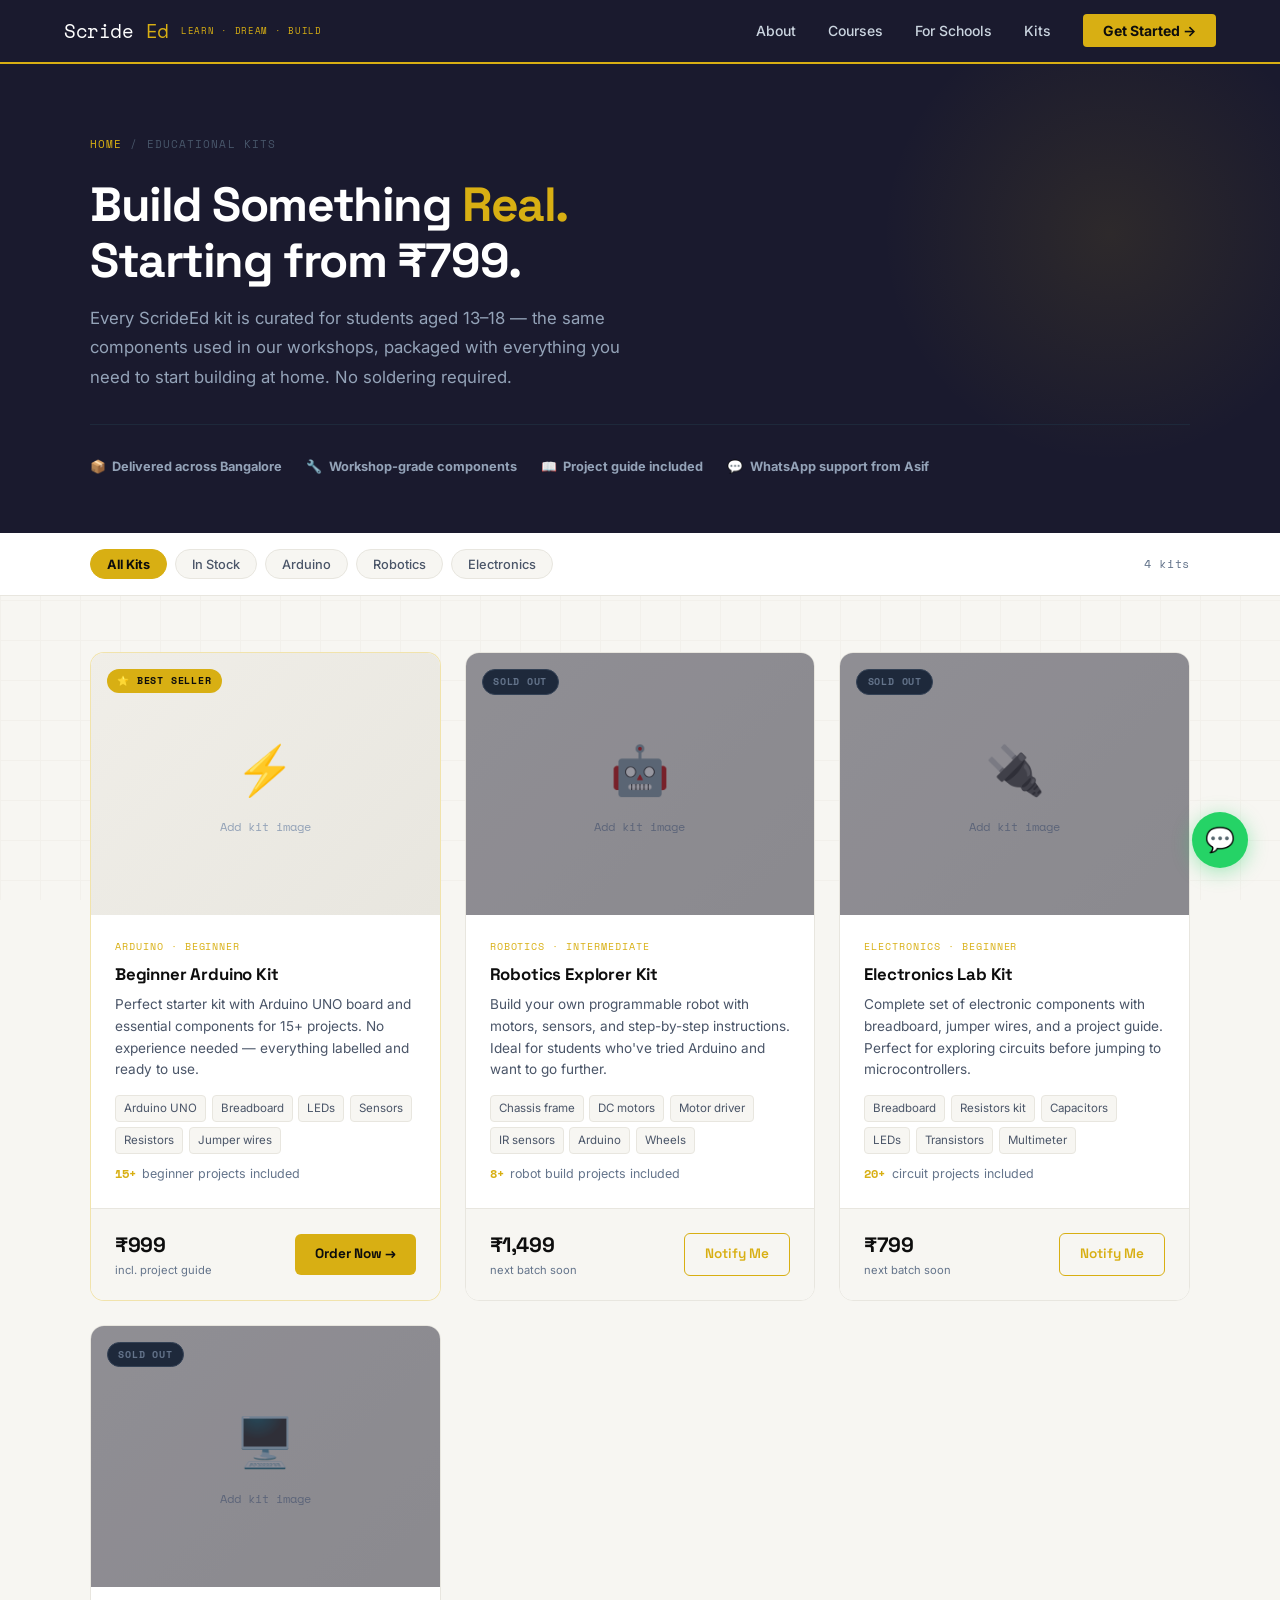
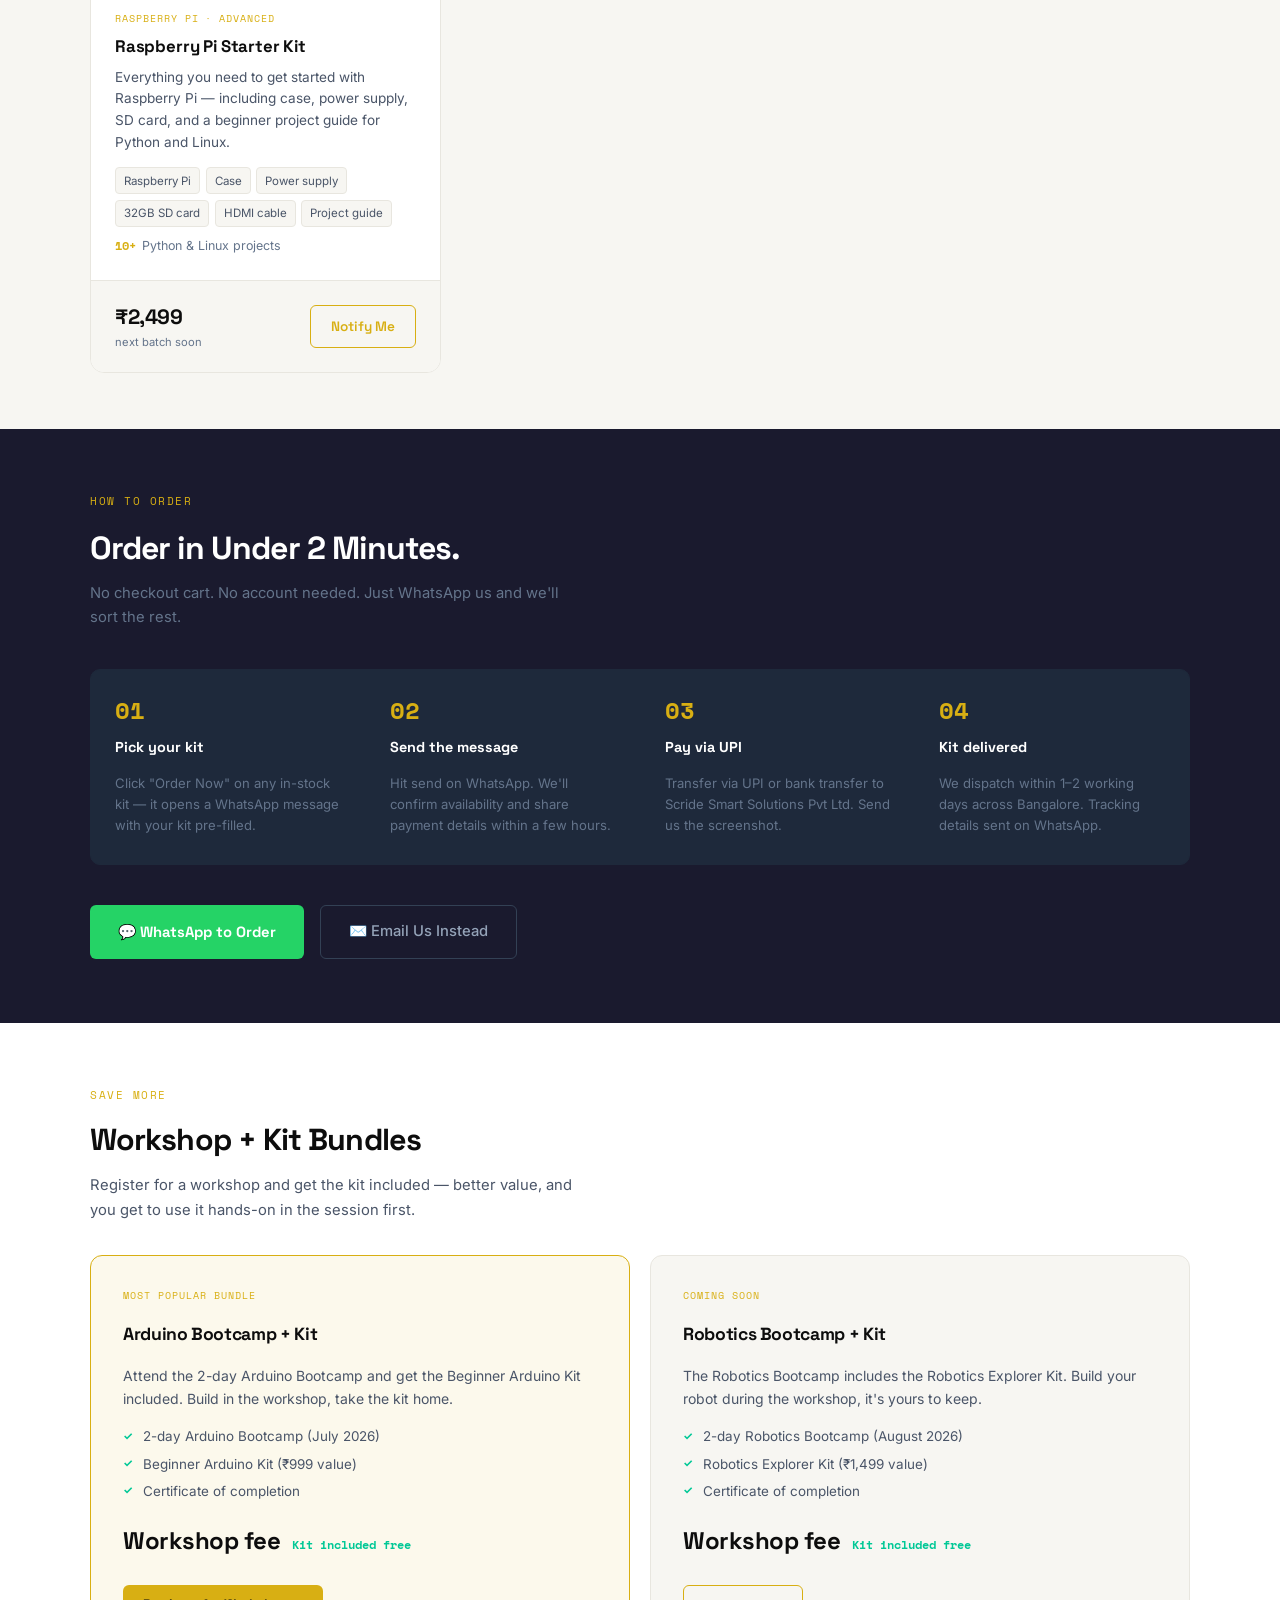
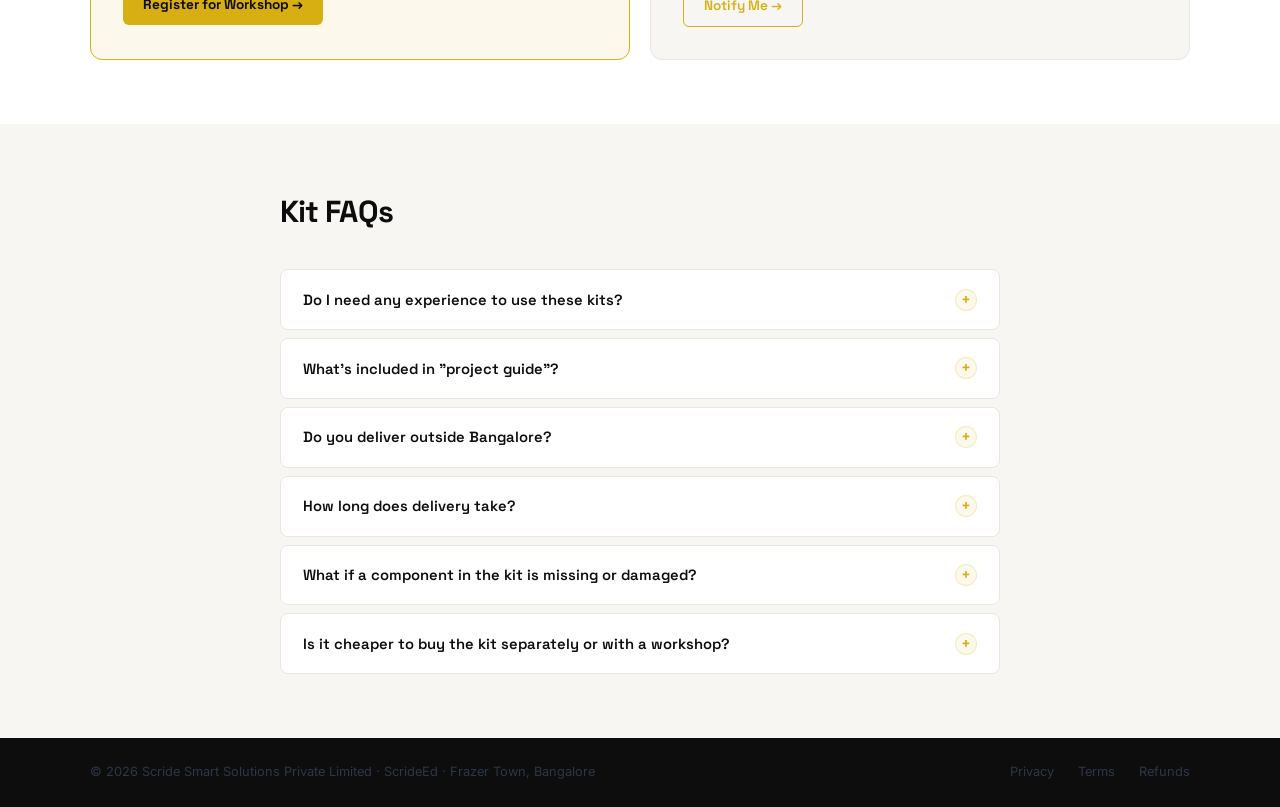
<file: ScrideEd_Kits.html>
<!DOCTYPE html>
<html lang="en">
<head>
<meta charset="UTF-8">
<meta name="viewport" content="width=device-width, initial-scale=1.0">
<title>Educational STEM Kits for Teens | ScrideEd — Bangalore</title>
<meta name="description" content="Buy ScrideEd's hands-on STEM kits — Arduino, Robotics, Electronics and Raspberry Pi starter kits for students aged 13–18. Delivered across Bangalore. Order via WhatsApp.">
<link rel="preconnect" href="https://fonts.googleapis.com">
<link href="https://fonts.googleapis.com/css2?family=Space+Grotesk:wght@400;500;600;700&family=Inter:wght@400;500;600&family=Space+Mono:wght@400;700&display=swap" rel="stylesheet">

<script type="application/ld+json">
{
  "@context": "https://schema.org",
  "@type": "ItemList",
  "name": "ScrideEd Educational STEM Kits",
  "itemListElement": [
    { "@type": "Product", "position": 1, "name": "Beginner Arduino Kit", "offers": { "@type": "Offer", "price": "999", "priceCurrency": "INR", "availability": "https://schema.org/InStock" } },
    { "@type": "Product", "position": 2, "name": "Robotics Explorer Kit", "offers": { "@type": "Offer", "price": "1499", "priceCurrency": "INR", "availability": "https://schema.org/OutOfStock" } },
    { "@type": "Product", "position": 3, "name": "Electronics Lab Kit", "offers": { "@type": "Offer", "price": "799", "priceCurrency": "INR", "availability": "https://schema.org/OutOfStock" } },
    { "@type": "Product", "position": 4, "name": "Raspberry Pi Starter Kit", "offers": { "@type": "Offer", "price": "2499", "priceCurrency": "INR", "availability": "https://schema.org/OutOfStock" } }
  ]
}
</script>

<style>
  :root {
    --ink:       #0D0D0D;
    --paper:     #F7F6F2;
    --gold:      #D8AF13;
    --gold-dim:  rgba(216,175,19,0.08);
    --gold-mid:  rgba(216,175,19,0.2);
    --gold-text: rgba(216,175,19,0.9);
    --wire:      #1A1A2E;
    --wire-mid:  #1E293B;
    --steel:     #4A5568;
    --grid:      #E8E6DF;
    --white:     #FFFFFF;
    --green:     #00C896;
    --red:       #EF4444;
    --slate:     #64748B;
  }

  *, *::before, *::after { margin: 0; padding: 0; box-sizing: border-box; }

  body {
    font-family: 'Inter', sans-serif;
    background: var(--paper);
    color: var(--ink);
    font-size: 16px;
    line-height: 1.6;
  }

  body::before {
    content: '';
    position: fixed; inset: 0;
    background-image:
      linear-gradient(var(--grid) 1px, transparent 1px),
      linear-gradient(90deg, var(--grid) 1px, transparent 1px);
    background-size: 40px 40px;
    opacity: 0.35;
    pointer-events: none;
    z-index: 0;
  }

  /* ── NAV ── */
  nav {
    position: sticky; top: 0; z-index: 100;
    background: var(--wire);
    padding: 0 5%;
    display: flex; align-items: center; justify-content: space-between;
    height: 64px;
    border-bottom: 2px solid var(--gold);
  }

  .nav-logo {
    font-family: 'Space Mono', monospace;
    color: var(--white); font-size: 1.2rem;
    letter-spacing: -0.02em; text-decoration: none;
    display: flex; align-items: center; gap: 0.75rem;
  }

  .nav-logo span { color: var(--gold); }
  .nav-tagline { font-size: 0.55rem; color: #475569; letter-spacing: 0.08em; text-transform: uppercase; }
  .nav-links { display: flex; gap: 2rem; list-style: none; }
  .nav-links a { color: #CBD5E0; text-decoration: none; font-size: 0.875rem; font-weight: 500; transition: color 0.2s; }
  .nav-links a:hover { color: var(--gold); }
  .nav-links a.active { color: var(--gold); }
  .nav-cta { background: var(--gold); color: var(--ink) !important; padding: 0.5rem 1.25rem; border-radius: 4px; font-weight: 700 !important; }

  /* ── HERO ── */
  .hero {
    position: relative; z-index: 1;
    background: var(--wire);
    padding: 4.5rem 5% 3.5rem;
    overflow: hidden;
  }

  .hero::after {
    content: '';
    position: absolute; right: -60px; top: -60px;
    width: 460px; height: 460px;
    background: radial-gradient(circle, rgba(216,175,19,0.1) 0%, transparent 70%);
    pointer-events: none;
  }

  .hero-inner { max-width: 1100px; margin: 0 auto; position: relative; z-index: 1; }

  .breadcrumb {
    font-family: 'Space Mono', monospace;
    font-size: 0.68rem; color: #475569;
    letter-spacing: 0.1em; text-transform: uppercase;
    margin-bottom: 1.5rem;
  }

  .breadcrumb a { color: var(--gold); text-decoration: none; }

  .hero h1 {
    font-family: 'Space Grotesk', sans-serif;
    font-size: clamp(2rem, 4.5vw, 3rem);
    font-weight: 700; color: var(--white);
    letter-spacing: -0.03em; line-height: 1.15;
    max-width: 680px; margin-bottom: 1rem;
  }

  .hero h1 em { font-style: normal; color: var(--gold); }

  .hero p {
    font-size: 1.05rem; color: #94A3B8;
    max-width: 540px; line-height: 1.75; margin-bottom: 2rem;
  }

  /* Trust strip */
  .trust-strip {
    display: flex; flex-wrap: wrap; gap: 1.5rem;
    padding-top: 2rem; border-top: 1px solid #1E293B;
  }

  .trust-item {
    font-size: 0.8rem; color: #64748B;
    display: flex; align-items: center; gap: 0.4rem;
  }

  .trust-item strong { color: #94A3B8; }

  /* ── FILTER BAR ── */
  .filter-bar {
    position: relative; z-index: 1;
    background: var(--white);
    border-bottom: 1px solid var(--grid);
    padding: 0 5%;
  }

  .filter-inner {
    max-width: 1100px; margin: 0 auto;
    display: flex; align-items: center;
    justify-content: space-between; gap: 1rem;
    padding: 1rem 0; flex-wrap: wrap;
  }

  .filter-tabs { display: flex; gap: 0.5rem; flex-wrap: wrap; }

  .ftab {
    padding: 0.4rem 1rem;
    border-radius: 100px;
    font-size: 0.8rem; font-weight: 500;
    border: 1.5px solid var(--grid);
    background: var(--paper); color: var(--steel);
    cursor: pointer; transition: all 0.2s;
    font-family: 'Inter', sans-serif;
  }

  .ftab:hover { border-color: var(--gold); color: var(--gold); }
  .ftab.active { background: var(--gold); border-color: var(--gold); color: var(--ink); font-weight: 700; }

  .result-count {
    font-family: 'Space Mono', monospace;
    font-size: 0.72rem; color: var(--slate);
    letter-spacing: 0.06em; white-space: nowrap;
  }

  /* ── KITS GRID ── */
  .kits-section {
    position: relative; z-index: 1;
    padding: 3.5rem 5%;
  }

  .kits-inner { max-width: 1100px; margin: 0 auto; }

  .kits-grid {
    display: grid;
    grid-template-columns: repeat(auto-fill, minmax(260px, 1fr));
    gap: 1.5rem;
  }

  /* ── KIT CARD ── */
  .kit-card {
    background: var(--white);
    border: 1.5px solid var(--grid);
    border-radius: 14px;
    overflow: hidden;
    display: flex; flex-direction: column;
    transition: transform 0.2s, box-shadow 0.2s, border-color 0.2s;
    position: relative;
  }

  .kit-card:hover {
    transform: translateY(-4px);
    box-shadow: 0 16px 40px rgba(0,0,0,0.09);
    border-color: #CBD5E0;
  }

  .kit-card.in-stock { border-color: rgba(216,175,19,0.35); }
  .kit-card.in-stock:hover { border-color: var(--gold); }

  /* Card badge */
  .kit-badge {
    position: absolute; top: 1rem; left: 1rem;
    font-family: 'Space Mono', monospace;
    font-size: 0.6rem; font-weight: 700;
    letter-spacing: 0.08em; text-transform: uppercase;
    padding: 0.25rem 0.65rem; border-radius: 100px;
    z-index: 2;
  }

  .badge-instock  { background: var(--green); color: var(--ink); }
  .badge-soldout  { background: #1E293B; color: #64748B; border: 1px solid #334155; }
  .badge-popular  { background: var(--gold); color: var(--ink); }
  .badge-new      { background: #3B82F6; color: var(--white); }

  /* Kit image */
  .kit-img {
    width: 100%; aspect-ratio: 4/3;
    overflow: hidden; background: #F0EEE8;
    position: relative;
  }

  .kit-img img {
    width: 100%; height: 100%;
    object-fit: cover; object-position: center;
    transition: transform 0.35s ease;
    display: block;
  }

  .kit-card:hover .kit-img img { transform: scale(1.04); }

  /* Sold out overlay */
  .kit-card.sold-out .kit-img::after {
    content: '';
    position: absolute; inset: 0;
    background: rgba(26,26,46,0.45);
  }

  /* Image placeholder (until real images added) */
  .kit-img-placeholder {
    width: 100%; height: 100%;
    display: flex; align-items: center; justify-content: center;
    flex-direction: column; gap: 0.5rem;
    font-size: 3rem; color: #CBD5E0;
    background: linear-gradient(135deg, #F0EEE8 0%, #E8E6DF 100%);
  }

  .kit-img-placeholder span {
    font-size: 0.75rem; color: #94A3B8;
    font-family: 'Space Mono', monospace;
  }

  /* Kit body */
  .kit-body { padding: 1.5rem; flex: 1; display: flex; flex-direction: column; gap: 0.6rem; }

  .kit-category {
    font-family: 'Space Mono', monospace;
    font-size: 0.6rem; letter-spacing: 0.1em;
    text-transform: uppercase; color: var(--gold);
  }

  .kit-name {
    font-family: 'Space Grotesk', sans-serif;
    font-size: 1.05rem; font-weight: 700;
    color: var(--ink); letter-spacing: -0.01em;
    line-height: 1.25;
  }

  .kit-desc {
    font-size: 0.85rem; color: var(--steel);
    line-height: 1.6; flex: 1;
  }

  /* What's inside */
  .kit-includes {
    display: flex; flex-wrap: wrap; gap: 0.35rem;
    margin-top: 0.25rem;
  }

  .kit-tag {
    font-size: 0.72rem; color: var(--steel);
    background: var(--paper); border: 1px solid var(--grid);
    border-radius: 4px; padding: 0.2rem 0.5rem;
  }

  /* Projects count */
  .kit-projects {
    font-size: 0.78rem; color: var(--slate);
    display: flex; align-items: center; gap: 0.4rem;
  }

  .kit-projects strong { color: var(--gold); font-family: 'Space Mono', monospace; }

  /* Kit footer */
  .kit-footer {
    padding: 1.25rem 1.5rem;
    border-top: 1px solid var(--grid);
    display: flex; align-items: center; justify-content: space-between; gap: 1rem;
    background: var(--paper);
  }

  .kit-price {
    font-family: 'Space Grotesk', sans-serif;
    font-size: 1.3rem; font-weight: 700;
    color: var(--ink); letter-spacing: -0.02em;
  }

  .kit-price .price-note {
    display: block;
    font-size: 0.7rem; color: var(--slate);
    font-weight: 400; font-family: 'Inter', sans-serif;
    letter-spacing: 0;
  }

  /* Order button */
  .btn-order {
    background: var(--gold); color: var(--ink);
    padding: 0.6rem 1.25rem; border-radius: 6px;
    font-family: 'Space Grotesk', sans-serif;
    font-weight: 700; font-size: 0.85rem;
    text-decoration: none; white-space: nowrap;
    display: inline-flex; align-items: center; gap: 0.4rem;
    transition: transform 0.15s, box-shadow 0.15s;
    border: none; cursor: pointer;
  }

  .btn-order:hover {
    transform: translateY(-2px);
    box-shadow: 0 6px 16px rgba(216,175,19,0.35);
  }

  .btn-soldout {
    background: #1E293B; color: #475569;
    padding: 0.6rem 1.25rem; border-radius: 6px;
    font-family: 'Space Grotesk', sans-serif;
    font-weight: 600; font-size: 0.85rem;
    text-decoration: none; white-space: nowrap;
    border: 1px solid #334155; cursor: not-allowed;
    display: inline-flex; align-items: center; gap: 0.4rem;
  }

  .btn-notify {
    background: transparent; color: var(--gold);
    padding: 0.6rem 1.25rem; border-radius: 6px;
    font-family: 'Space Grotesk', sans-serif;
    font-weight: 600; font-size: 0.85rem;
    text-decoration: none; white-space: nowrap;
    border: 1.5px solid var(--gold);
    display: inline-flex; align-items: center; gap: 0.4rem;
    transition: background 0.2s, color 0.2s;
    cursor: pointer;
  }

  .btn-notify:hover { background: var(--gold); color: var(--ink); }

  /* ── HOW TO ORDER ── */
  .order-section {
    position: relative; z-index: 1;
    background: var(--wire);
    padding: 4rem 5%;
  }

  .order-inner { max-width: 1100px; margin: 0 auto; }

  .order-inner h2 {
    font-family: 'Space Grotesk', sans-serif;
    font-size: clamp(1.5rem, 3vw, 2rem);
    font-weight: 700; color: var(--white);
    letter-spacing: -0.03em; margin-bottom: 0.5rem;
  }

  .order-inner > p {
    font-size: 0.925rem; color: var(--slate);
    margin-bottom: 2.5rem; max-width: 480px;
  }

  .order-steps {
    display: grid;
    grid-template-columns: repeat(4, 1fr);
    gap: 1px; background: #1E293B;
    border: 1px solid #1E293B; border-radius: 10px; overflow: hidden;
    margin-bottom: 2.5rem;
  }

  .order-step {
    background: var(--wire-mid);
    padding: 1.75rem 1.5rem;
    display: flex; flex-direction: column; gap: 0.875rem;
  }

  .step-num {
    font-family: 'Space Mono', monospace;
    font-size: 1.5rem; font-weight: 700;
    color: var(--gold); line-height: 1;
  }

  .order-step h4 {
    font-family: 'Space Grotesk', sans-serif;
    font-size: 0.9rem; font-weight: 700;
    color: var(--white);
  }

  .order-step p { font-size: 0.82rem; color: var(--slate); line-height: 1.6; }

  .order-ctas { display: flex; gap: 1rem; flex-wrap: wrap; }

  .btn-wa {
    background: #25D366; color: var(--white);
    padding: 0.875rem 1.75rem; border-radius: 6px;
    font-family: 'Space Grotesk', sans-serif;
    font-weight: 700; font-size: 0.925rem;
    text-decoration: none;
    display: inline-flex; align-items: center; gap: 0.6rem;
    transition: transform 0.15s, box-shadow 0.15s;
  }

  .btn-wa:hover { transform: translateY(-2px); box-shadow: 0 8px 20px rgba(37,211,102,0.3); }

  .btn-email {
    background: transparent; color: #94A3B8;
    padding: 0.875rem 1.75rem; border-radius: 6px;
    border: 1px solid #334155;
    font-weight: 500; font-size: 0.925rem;
    text-decoration: none;
    display: inline-flex; align-items: center; gap: 0.5rem;
    transition: border-color 0.2s, color 0.2s;
  }

  .btn-email:hover { border-color: var(--gold); color: var(--gold); }

  /* ── BUNDLE SECTION ── */
  .bundle-section {
    position: relative; z-index: 1;
    background: var(--white);
    padding: 4rem 5%;
  }

  .bundle-inner { max-width: 1100px; margin: 0 auto; }

  .bundle-inner h2 {
    font-family: 'Space Grotesk', sans-serif;
    font-size: clamp(1.4rem, 2.8vw, 1.9rem);
    font-weight: 700; color: var(--ink);
    letter-spacing: -0.03em; margin-bottom: 0.5rem;
  }

  .bundle-inner > p {
    font-size: 0.925rem; color: var(--steel);
    margin-bottom: 2rem; max-width: 500px; line-height: 1.7;
  }

  .bundle-grid {
    display: grid; grid-template-columns: 1fr 1fr; gap: 1.25rem;
  }

  .bundle-card {
    border: 1.5px solid var(--grid);
    border-radius: 12px; padding: 2rem;
    background: var(--paper);
    display: flex; flex-direction: column; gap: 1rem;
    transition: border-color 0.2s;
  }

  .bundle-card:hover { border-color: var(--gold); }
  .bundle-card.featured { border-color: var(--gold); background: var(--gold-dim); }

  .bundle-label {
    font-family: 'Space Mono', monospace;
    font-size: 0.62rem; letter-spacing: 0.1em;
    text-transform: uppercase; color: var(--gold);
  }

  .bundle-card h3 {
    font-family: 'Space Grotesk', sans-serif;
    font-size: 1.1rem; font-weight: 700;
    color: var(--ink); letter-spacing: -0.02em;
  }

  .bundle-card p { font-size: 0.875rem; color: var(--steel); line-height: 1.65; }

  .bundle-kits {
    display: flex; flex-direction: column; gap: 0.35rem;
  }

  .bundle-kit-row {
    display: flex; align-items: center; gap: 0.6rem;
    font-size: 0.84rem; color: var(--steel);
  }

  .bundle-kit-row::before {
    content: '✓'; color: var(--green);
    font-size: 0.7rem; font-weight: 700; flex-shrink: 0;
  }

  .bundle-price-row {
    display: flex; align-items: baseline; gap: 0.75rem;
    margin-top: 0.25rem;
  }

  .bundle-price {
    font-family: 'Space Grotesk', sans-serif;
    font-size: 1.5rem; font-weight: 700;
    color: var(--ink); letter-spacing: -0.02em;
  }

  .bundle-original {
    font-size: 0.9rem; color: #94A3B8;
    text-decoration: line-through;
  }

  .bundle-save {
    font-size: 0.75rem; color: var(--green);
    font-weight: 700; font-family: 'Space Mono', monospace;
  }

  /* ── FAQ ── */
  .faq-section {
    position: relative; z-index: 1;
    background: var(--paper); padding: 4rem 5%;
  }

  .faq-inner { max-width: 720px; margin: 0 auto; }

  .faq-inner h2 {
    font-family: 'Space Grotesk', sans-serif;
    font-size: clamp(1.4rem, 2.8vw, 1.9rem);
    font-weight: 700; color: var(--ink);
    letter-spacing: -0.03em; margin-bottom: 2rem;
  }

  .faq-list { display: flex; flex-direction: column; gap: 0.5rem; }

  .faq-item { border: 1px solid var(--grid); border-radius: 8px; overflow: hidden; }

  .faq-q {
    padding: 1.1rem 1.4rem;
    font-family: 'Space Grotesk', sans-serif;
    font-size: 0.925rem; font-weight: 600;
    cursor: pointer; background: var(--white);
    display: flex; justify-content: space-between; align-items: center;
    gap: 1rem; user-select: none; transition: background 0.15s;
  }

  .faq-q:hover { background: var(--paper); }

  .faq-icon {
    width: 22px; height: 22px; border-radius: 50%;
    background: var(--gold-dim); border: 1px solid var(--gold-mid);
    color: var(--gold); font-size: 1rem; flex-shrink: 0;
    display: flex; align-items: center; justify-content: center;
    line-height: 1; transition: background 0.2s;
  }

  .faq-item.open .faq-icon { background: var(--gold); color: var(--ink); }

  .faq-a {
    max-height: 0; overflow: hidden;
    transition: max-height 0.3s ease, padding 0.2s;
    font-size: 0.88rem; color: var(--steel);
    line-height: 1.75; background: var(--white);
    padding: 0 1.4rem;
  }

  .faq-item.open .faq-a { max-height: 200px; padding: 1rem 1.4rem; }

  /* ── FOOTER ── */
  footer {
    position: relative; z-index: 1;
    background: var(--ink); padding: 1.5rem 5%;
  }

  .footer-bottom {
    max-width: 1100px; margin: 0 auto;
    display: flex; justify-content: space-between;
    align-items: center; flex-wrap: wrap; gap: 1rem;
  }

  .footer-bottom p { font-size: 0.8rem; color: #2D3748; }
  .footer-legal { display: flex; gap: 1.5rem; }
  .footer-legal a { font-size: 0.8rem; color: #2D3748; text-decoration: none; }
  .footer-legal a:hover { color: var(--gold); }

  .whatsapp-float {
    position: fixed; bottom: 2rem; right: 2rem;
    background: #25D366; color: white;
    width: 56px; height: 56px; border-radius: 50%;
    display: flex; align-items: center; justify-content: center;
    font-size: 1.5rem; text-decoration: none; z-index: 200;
    box-shadow: 0 4px 20px rgba(37,211,102,0.4); transition: transform 0.2s;
  }

  .whatsapp-float:hover { transform: scale(1.1); }

  @media (max-width: 860px) {
    .nav-links { display: none; }
    .order-steps { grid-template-columns: 1fr 1fr; }
    .bundle-grid { grid-template-columns: 1fr; }
  }

  @media (max-width: 560px) {
    .order-steps { grid-template-columns: 1fr; }
    .kits-grid { grid-template-columns: 1fr; }
  }
</style>
</head>
<body>

<!-- NAV -->
<nav>
  <a href="/" class="nav-logo">
    Scride<span>Ed</span>
    <span class="nav-tagline">Learn · Dream · Build</span>
  </a>
  <ul class="nav-links">
    <li><a href="../ScrideEd_About.html">About</a></li>
    <li><a href="../ScrideEd_Courses.html">Courses</a></li>
    <li><a href="../ScrideEd_Schools.html">For Schools</a></li>
    <li><a href="../ScrideEd_Kits.html">Kits</a></li>
    <li><a href="../ScrideEd_Contact.html" class="nav-cta">Get Started →</a></li>
  </ul>
</nav>

<!-- HERO -->
<section class="hero">
  <div class="hero-inner">
    <div class="breadcrumb"><a href="/">Home</a> / Educational Kits</div>
    <h1>Build Something <em>Real.</em><br>Starting from ₹799.</h1>
    <p>Every ScrideEd kit is curated for students aged 13–18 — the same components used in our workshops, packaged with everything you need to start building at home. No soldering required.</p>
    <div class="trust-strip">
      <div class="trust-item">📦 <strong>Delivered across Bangalore</strong></div>
      <div class="trust-item">🔧 <strong>Workshop-grade components</strong></div>
      <div class="trust-item">📖 <strong>Project guide included</strong></div>
      <div class="trust-item">💬 <strong>WhatsApp support from Asif</strong></div>
    </div>
  </div>
</section>

<!-- FILTER BAR -->
<div class="filter-bar">
  <div class="filter-inner">
    <div class="filter-tabs">
      <button class="ftab active" onclick="filterKits('all', this)">All Kits</button>
      <button class="ftab" onclick="filterKits('instock', this)">In Stock</button>
      <button class="ftab" onclick="filterKits('arduino', this)">Arduino</button>
      <button class="ftab" onclick="filterKits('robotics', this)">Robotics</button>
      <button class="ftab" onclick="filterKits('electronics', this)">Electronics</button>
    </div>
    <div class="result-count" id="result-count">4 kits</div>
  </div>
</div>

<!-- KITS GRID -->
<section class="kits-section">
  <div class="kits-inner">
    <div class="kits-grid" id="kits-grid">

      <!-- KIT 1: Beginner Arduino Kit -->
      <div class="kit-card in-stock" data-category="arduino" data-stock="instock">
        <span class="kit-badge badge-popular">⭐ Best Seller</span>
        <div class="kit-img">
          <!--
            ADD IMAGE:
            <img src="../assets/images/kit-arduino-beginner.webp" alt="Beginner Arduino Kit" loading="lazy" />
            Until then, placeholder shows:
          -->
          <div class="kit-img-placeholder">
            ⚡
            <span>Add kit image</span>
          </div>
        </div>
        <div class="kit-body">
          <div class="kit-category">Arduino · Beginner</div>
          <div class="kit-name">Beginner Arduino Kit</div>
          <p class="kit-desc">Perfect starter kit with Arduino UNO board and essential components for 15+ projects. No experience needed — everything labelled and ready to use.</p>
          <div class="kit-includes">
            <span class="kit-tag">Arduino UNO</span>
            <span class="kit-tag">Breadboard</span>
            <span class="kit-tag">LEDs</span>
            <span class="kit-tag">Sensors</span>
            <span class="kit-tag">Resistors</span>
            <span class="kit-tag">Jumper wires</span>
          </div>
          <div class="kit-projects"><strong>15+</strong> beginner projects included</div>
        </div>
        <div class="kit-footer">
          <div class="kit-price">
            ₹999
            <span class="price-note">incl. project guide</span>
          </div>
          <a href="https://wa.me/918660552494?text=Hi!%20I%27d%20like%20to%20order%20the%20Beginner%20Arduino%20Kit%20(₹999).%20Please%20share%20payment%20details."
             class="btn-order">Order Now →</a>
        </div>
      </div>

      <!-- KIT 2: Robotics Explorer Kit -->
      <div class="kit-card sold-out" data-category="robotics" data-stock="soldout">
        <span class="kit-badge badge-soldout">Sold Out</span>
        <div class="kit-img">
          <div class="kit-img-placeholder">🤖<span>Add kit image</span></div>
        </div>
        <div class="kit-body">
          <div class="kit-category">Robotics · Intermediate</div>
          <div class="kit-name">Robotics Explorer Kit</div>
          <p class="kit-desc">Build your own programmable robot with motors, sensors, and step-by-step instructions. Ideal for students who've tried Arduino and want to go further.</p>
          <div class="kit-includes">
            <span class="kit-tag">Chassis frame</span>
            <span class="kit-tag">DC motors</span>
            <span class="kit-tag">Motor driver</span>
            <span class="kit-tag">IR sensors</span>
            <span class="kit-tag">Arduino</span>
            <span class="kit-tag">Wheels</span>
          </div>
          <div class="kit-projects"><strong>8+</strong> robot build projects included</div>
        </div>
        <div class="kit-footer">
          <div class="kit-price">
            ₹1,499
            <span class="price-note">next batch soon</span>
          </div>
          <a href="https://wa.me/918660552494?text=Hi!%20I%27d%20like%20to%20be%20notified%20when%20the%20Robotics%20Explorer%20Kit%20is%20back%20in%20stock."
             class="btn-notify">Notify Me</a>
        </div>
      </div>

      <!-- KIT 3: Electronics Lab Kit -->
      <div class="kit-card sold-out" data-category="electronics" data-stock="soldout">
        <span class="kit-badge badge-soldout">Sold Out</span>
        <div class="kit-img">
          <div class="kit-img-placeholder">🔌<span>Add kit image</span></div>
        </div>
        <div class="kit-body">
          <div class="kit-category">Electronics · Beginner</div>
          <div class="kit-name">Electronics Lab Kit</div>
          <p class="kit-desc">Complete set of electronic components with breadboard, jumper wires, and a project guide. Perfect for exploring circuits before jumping to microcontrollers.</p>
          <div class="kit-includes">
            <span class="kit-tag">Breadboard</span>
            <span class="kit-tag">Resistors kit</span>
            <span class="kit-tag">Capacitors</span>
            <span class="kit-tag">LEDs</span>
            <span class="kit-tag">Transistors</span>
            <span class="kit-tag">Multimeter</span>
          </div>
          <div class="kit-projects"><strong>20+</strong> circuit projects included</div>
        </div>
        <div class="kit-footer">
          <div class="kit-price">
            ₹799
            <span class="price-note">next batch soon</span>
          </div>
          <a href="https://wa.me/918660552494?text=Hi!%20I%27d%20like%20to%20be%20notified%20when%20the%20Electronics%20Lab%20Kit%20is%20back%20in%20stock."
             class="btn-notify">Notify Me</a>
        </div>
      </div>

      <!-- KIT 4: Raspberry Pi Starter Kit -->
      <div class="kit-card sold-out" data-category="electronics" data-stock="soldout">
        <span class="kit-badge badge-soldout">Sold Out</span>
        <div class="kit-img">
          <div class="kit-img-placeholder">🖥️<span>Add kit image</span></div>
        </div>
        <div class="kit-body">
          <div class="kit-category">Raspberry Pi · Advanced</div>
          <div class="kit-name">Raspberry Pi Starter Kit</div>
          <p class="kit-desc">Everything you need to get started with Raspberry Pi — including case, power supply, SD card, and a beginner project guide for Python and Linux.</p>
          <div class="kit-includes">
            <span class="kit-tag">Raspberry Pi</span>
            <span class="kit-tag">Case</span>
            <span class="kit-tag">Power supply</span>
            <span class="kit-tag">32GB SD card</span>
            <span class="kit-tag">HDMI cable</span>
            <span class="kit-tag">Project guide</span>
          </div>
          <div class="kit-projects"><strong>10+</strong> Python & Linux projects</div>
        </div>
        <div class="kit-footer">
          <div class="kit-price">
            ₹2,499
            <span class="price-note">next batch soon</span>
          </div>
          <a href="https://wa.me/918660552494?text=Hi!%20I%27d%20like%20to%20be%20notified%20when%20the%20Raspberry%20Pi%20Starter%20Kit%20is%20back%20in%20stock."
             class="btn-notify">Notify Me</a>
        </div>
      </div>

    </div>
  </div>
</section>

<!-- HOW TO ORDER -->
<section class="order-section">
  <div class="order-inner">
    <div class="eyebrow" style="font-family:'Space Mono',monospace;font-size:0.68rem;letter-spacing:0.14em;text-transform:uppercase;color:var(--gold);margin-bottom:0.75rem;">How to Order</div>
    <h2>Order in Under 2 Minutes.</h2>
    <p>No checkout cart. No account needed. Just WhatsApp us and we'll sort the rest.</p>
    <div class="order-steps">
      <div class="order-step">
        <div class="step-num">01</div>
        <h4>Pick your kit</h4>
        <p>Click "Order Now" on any in-stock kit — it opens a WhatsApp message with your kit pre-filled.</p>
      </div>
      <div class="order-step">
        <div class="step-num">02</div>
        <h4>Send the message</h4>
        <p>Hit send on WhatsApp. We'll confirm availability and share payment details within a few hours.</p>
      </div>
      <div class="order-step">
        <div class="step-num">03</div>
        <h4>Pay via UPI</h4>
        <p>Transfer via UPI or bank transfer to Scride Smart Solutions Pvt Ltd. Send us the screenshot.</p>
      </div>
      <div class="order-step">
        <div class="step-num">04</div>
        <h4>Kit delivered</h4>
        <p>We dispatch within 1–2 working days across Bangalore. Tracking details sent on WhatsApp.</p>
      </div>
    </div>
    <div class="order-ctas">
      <a href="https://wa.me/918660552494?text=Hi!%20I%27d%20like%20to%20order%20a%20ScrideEd%20kit.%20Can%20you%20share%20what%27s%20currently%20in%20stock?" class="btn-wa">
        💬 WhatsApp to Order
      </a>
      <a href="mailto:hello@scrideed.com?subject=Kit Order Enquiry" class="btn-email">
        ✉️ Email Us Instead
      </a>
    </div>
  </div>
</section>

<!-- BUNDLES -->
<section class="bundle-section">
  <div class="bundle-inner">
    <div style="font-family:'Space Mono',monospace;font-size:0.68rem;letter-spacing:0.14em;text-transform:uppercase;color:var(--gold);margin-bottom:0.75rem;">Save More</div>
    <h2>Workshop + Kit Bundles</h2>
    <p>Register for a workshop and get the kit included — better value, and you get to use it hands-on in the session first.</p>
    <div class="bundle-grid">
      <div class="bundle-card featured">
        <div class="bundle-label">Most Popular Bundle</div>
        <h3>Arduino Bootcamp + Kit</h3>
        <p>Attend the 2-day Arduino Bootcamp and get the Beginner Arduino Kit included. Build in the workshop, take the kit home.</p>
        <div class="bundle-kits">
          <div class="bundle-kit-row">2-day Arduino Bootcamp (July 2026)</div>
          <div class="bundle-kit-row">Beginner Arduino Kit (₹999 value)</div>
          <div class="bundle-kit-row">Certificate of completion</div>
        </div>
        <div class="bundle-price-row">
          <span class="bundle-price">Workshop fee</span>
          <span class="bundle-save">Kit included free</span>
        </div>
        <a href="/register.html" class="btn-order" style="align-self:flex-start;margin-top:0.5rem;">Register for Workshop →</a>
      </div>
      <div class="bundle-card">
        <div class="bundle-label">Coming Soon</div>
        <h3>Robotics Bootcamp + Kit</h3>
        <p>The Robotics Bootcamp includes the Robotics Explorer Kit. Build your robot during the workshop, it's yours to keep.</p>
        <div class="bundle-kits">
          <div class="bundle-kit-row">2-day Robotics Bootcamp (August 2026)</div>
          <div class="bundle-kit-row">Robotics Explorer Kit (₹1,499 value)</div>
          <div class="bundle-kit-row">Certificate of completion</div>
        </div>
        <div class="bundle-price-row">
          <span class="bundle-price">Workshop fee</span>
          <span class="bundle-save">Kit included free</span>
        </div>
        <a href="https://wa.me/918660552494?text=Hi!%20I%27m%20interested%20in%20the%20Robotics%20Bootcamp%20+%20Kit%20bundle." class="btn-notify" style="align-self:flex-start;margin-top:0.5rem;">Notify Me →</a>
      </div>
    </div>
  </div>
</section>

<!-- FAQ -->
<section class="faq-section">
  <div class="faq-inner">
    <h2>Kit FAQs</h2>
    <div class="faq-list">
      <div class="faq-item">
        <div class="faq-q">Do I need any experience to use these kits? <span class="faq-icon">+</span></div>
        <div class="faq-a">The Beginner Arduino Kit and Electronics Lab Kit are designed for complete beginners. The Robotics Explorer Kit assumes basic familiarity with Arduino. The Raspberry Pi Kit suits students who already know some Python or Linux basics.</div>
      </div>
      <div class="faq-item">
        <div class="faq-q">What's included in "project guide"? <span class="faq-icon">+</span></div>
        <div class="faq-a">Every kit includes a printed or digital step-by-step project guide written by Asif — covering setup, component explanation, and multiple project walkthroughs. You also get WhatsApp access to ask questions directly.</div>
      </div>
      <div class="faq-item">
        <div class="faq-q">Do you deliver outside Bangalore? <span class="faq-icon">+</span></div>
        <div class="faq-a">Currently we focus on Bangalore delivery. If you're outside Bangalore, WhatsApp us and we'll check if we can arrange shipping to your location.</div>
      </div>
      <div class="faq-item">
        <div class="faq-q">How long does delivery take? <span class="faq-icon">+</span></div>
        <div class="faq-a">We dispatch within 1–2 working days of payment confirmation. Delivery within Bangalore typically takes 1–3 days. We'll send you tracking details on WhatsApp.</div>
      </div>
      <div class="faq-item">
        <div class="faq-q">What if a component in the kit is missing or damaged? <span class="faq-icon">+</span></div>
        <div class="faq-a">WhatsApp us immediately with a photo and we'll replace the component at no charge. We check every kit before dispatch but occasionally components get damaged in transit.</div>
      </div>
      <div class="faq-item">
        <div class="faq-q">Is it cheaper to buy the kit separately or with a workshop? <span class="faq-icon">+</span></div>
        <div class="faq-a">Workshop registrations include the kit at no extra cost — making the bundle significantly better value. If you only want the kit without the workshop, you can order it separately at the listed price.</div>
      </div>
    </div>
  </div>
</section>

<footer>
  <div class="footer-bottom">
    <p>© 2026 Scride Smart Solutions Private Limited · ScrideEd · Frazer Town, Bangalore</p>
    <div class="footer-legal">
      <a href="/privacy-policy/">Privacy</a>
      <a href="/terms/">Terms</a>
      <a href="/refund-policy/">Refunds</a>
    </div>
  </div>
</footer>

<a href="https://wa.me/918660552494" class="whatsapp-float">💬</a>

<script>
  /* Filter kits */
  function filterKits(cat, el) {
    document.querySelectorAll('.ftab').forEach(t => t.classList.remove('active'));
    el.classList.add('active');
    const cards = document.querySelectorAll('.kit-card');
    let visible = 0;
    cards.forEach(card => {
      const catMatch  = cat === 'all' || card.dataset.category === cat;
      const stockMatch = cat === 'instock' ? card.dataset.stock === 'instock' : true;
      const show = catMatch && stockMatch;
      card.style.display = show ? '' : 'none';
      if (show) visible++;
    });
    document.getElementById('result-count').textContent = visible + (visible === 1 ? ' kit' : ' kits');
  }

  /* FAQ accordion */
  document.querySelectorAll('.faq-q').forEach(q => {
    q.addEventListener('click', () => {
      const item = q.parentElement;
      const isOpen = item.classList.contains('open');
      document.querySelectorAll('.faq-item').forEach(i => i.classList.remove('open'));
      if (!isOpen) item.classList.add('open');
    });
  });
</script>
</body>
</html>
</file>
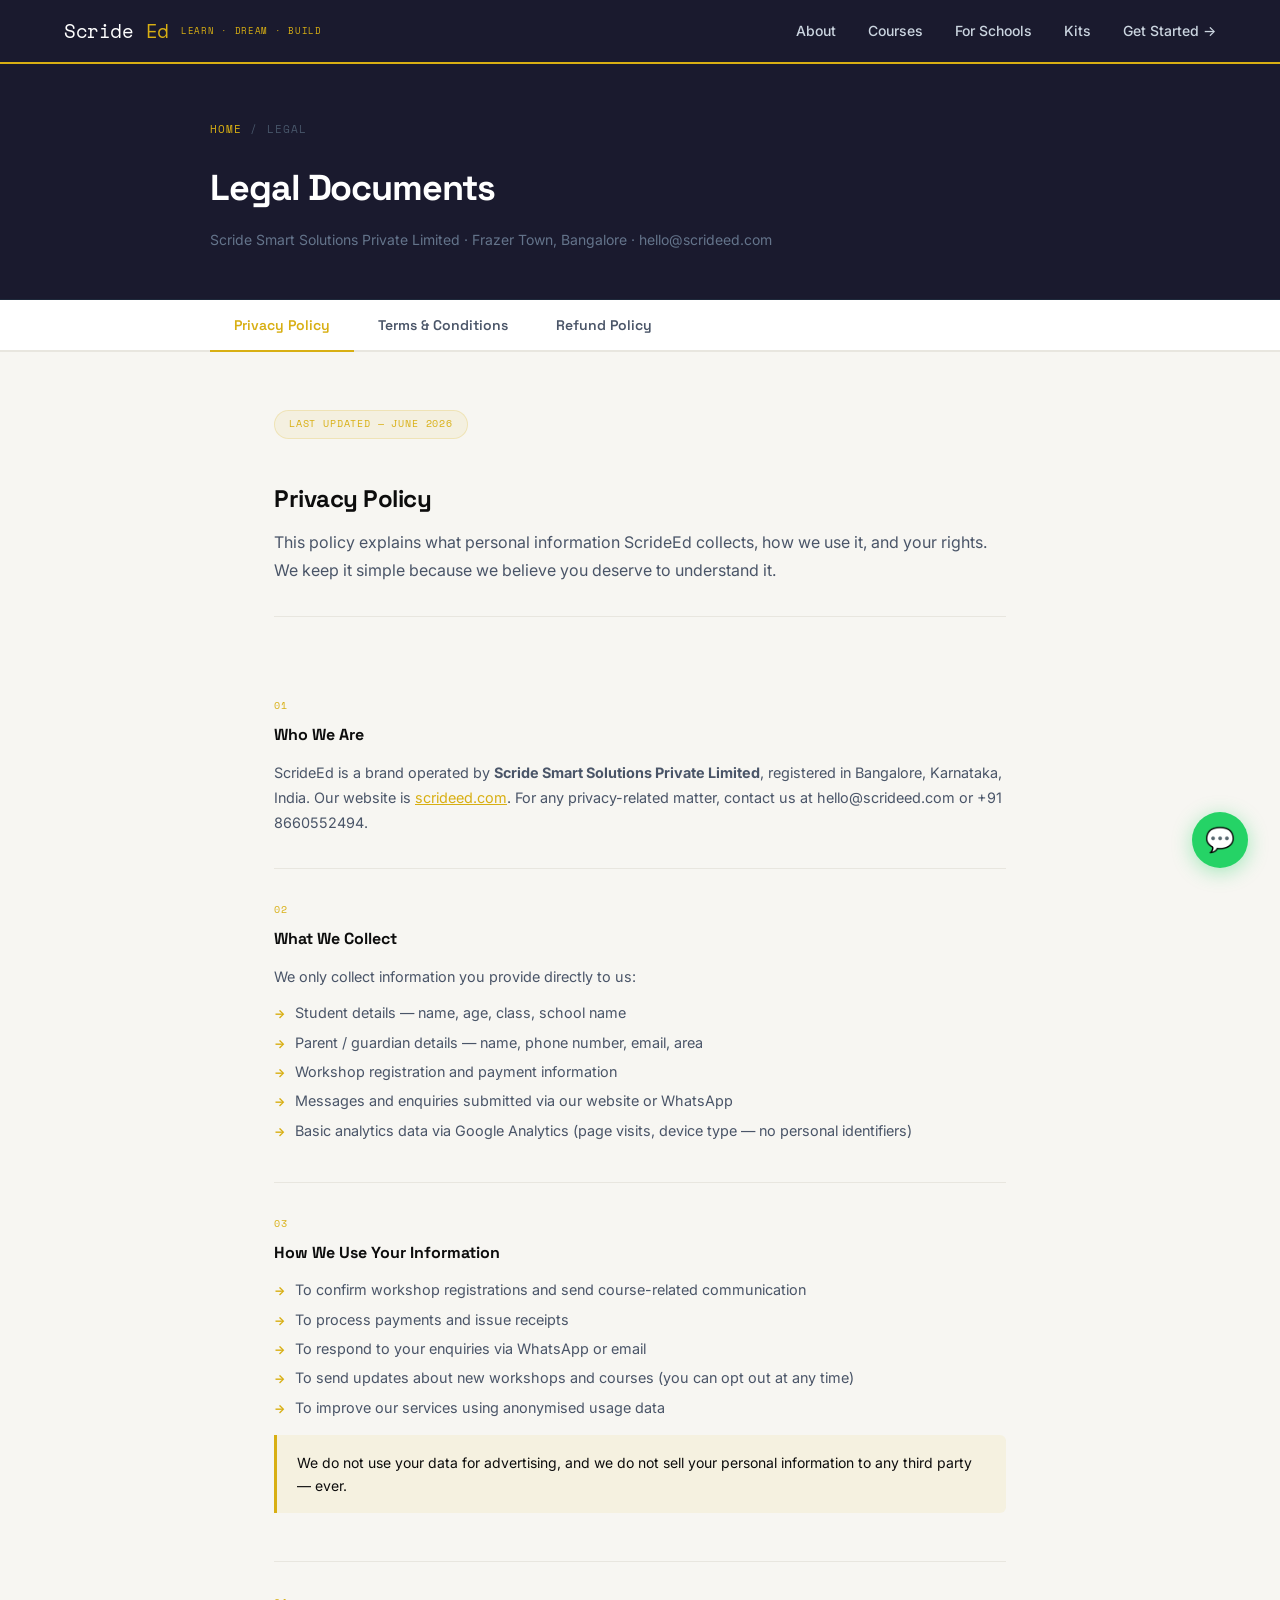
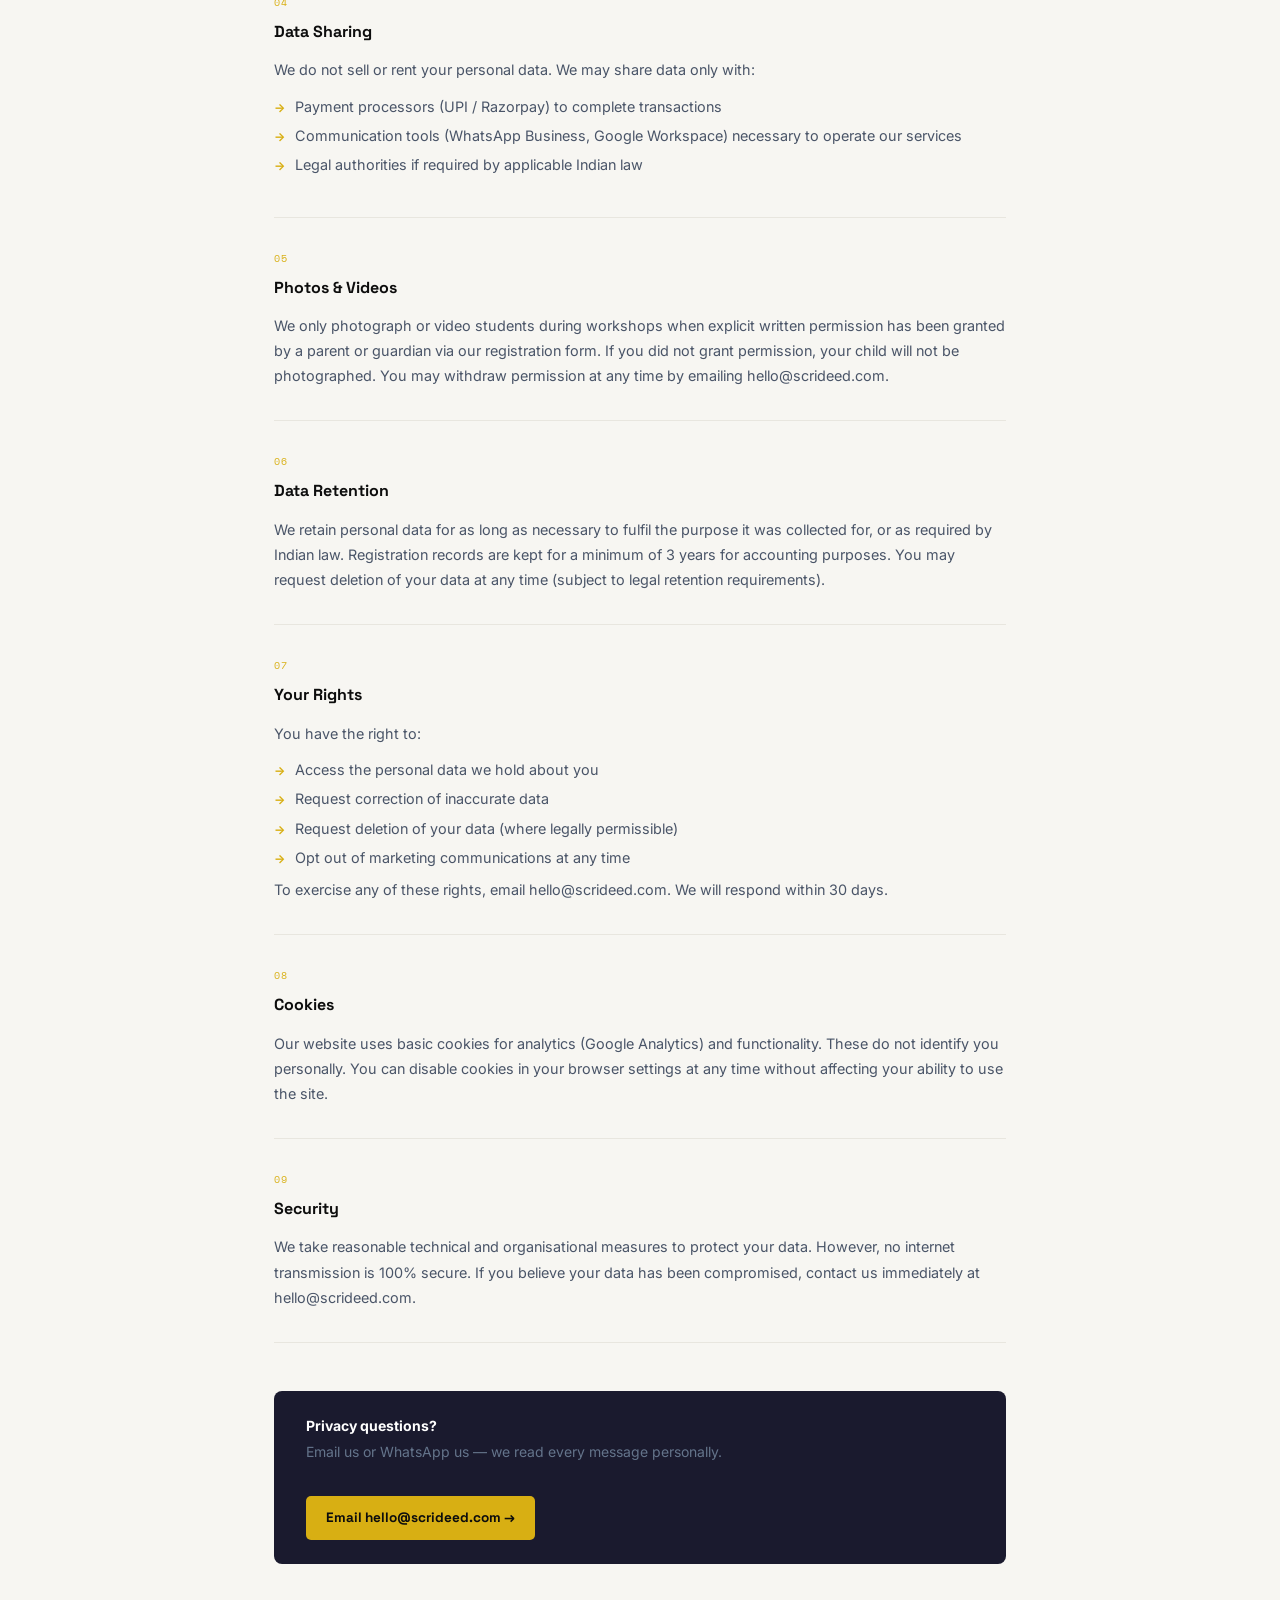
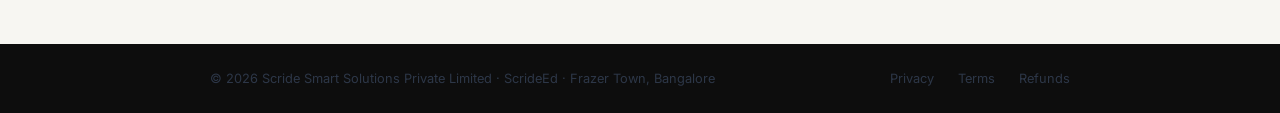
<file: ScrideEd_Legal.html>
<!DOCTYPE html>
<html lang="en">
<head>
<meta charset="UTF-8">
<meta name="viewport" content="width=device-width, initial-scale=1.0">
<title>Legal — Privacy Policy, Terms & Refund Policy | ScrideEd</title>
<meta name="description" content="ScrideEd's Privacy Policy, Terms & Conditions, and Refund Policy. Operated by Scride Smart Solutions Private Limited, Frazer Town, Bangalore.">
<link rel="preconnect" href="https://fonts.googleapis.com">
<link href="https://fonts.googleapis.com/css2?family=Space+Grotesk:wght@500;600;700&family=Inter:wght@400;500&family=Space+Mono:wght@700&display=swap" rel="stylesheet">
<style>
  :root {
    --ink:      #0D0D0D;
    --paper:    #F7F6F2;
    --gold:     #D8AF13;
    --gold-dim: rgba(216,175,19,0.08);
    --wire:     #1A1A2E;
    --steel:    #4A5568;
    --grid:     #E8E6DF;
    --white:    #FFFFFF;
    --green:    #00C896;
  }

  *, *::before, *::after { margin: 0; padding: 0; box-sizing: border-box; }

  body {
    font-family: 'Inter', sans-serif;
    background: var(--paper);
    color: var(--ink);
    font-size: 16px;
    line-height: 1.7;
  }

  /* NAV */
  nav {
    position: sticky; top: 0; z-index: 100;
    background: var(--wire);
    padding: 0 5%;
    display: flex; align-items: center; justify-content: space-between;
    height: 64px;
    border-bottom: 2px solid var(--gold);
  }

  .nav-logo {
    font-family: 'Space Mono', monospace;
    color: var(--white); font-size: 1.2rem;
    letter-spacing: -0.02em; text-decoration: none;
    display: flex; align-items: center; gap: 0.75rem;
  }

  .nav-logo span { color: var(--gold); }
  .nav-tagline { font-size: 0.55rem; color: #475569; letter-spacing: 0.08em; text-transform: uppercase; }
  .nav-links { display: flex; gap: 2rem; list-style: none; }
  .nav-links a { color: #CBD5E0; text-decoration: none; font-size: 0.875rem; font-weight: 500; transition: color 0.2s; }
  .nav-links a:hover { color: var(--gold); }

  /* PAGE HEADER */
  .page-header {
    background: var(--wire);
    padding: 3.5rem 5% 3rem;
    border-bottom: 1px solid #1E293B;
    position: relative; z-index: 1;
  }

  .header-inner { max-width: 860px; margin: 0 auto; }

  .breadcrumb {
    font-family: 'Space Mono', monospace;
    font-size: 0.68rem; color: #475569;
    letter-spacing: 0.1em; text-transform: uppercase;
    margin-bottom: 1.25rem;
  }

  .breadcrumb a { color: var(--gold); text-decoration: none; }

  .page-header h1 {
    font-family: 'Space Grotesk', sans-serif;
    font-size: clamp(1.6rem, 3.5vw, 2.25rem);
    font-weight: 700; color: var(--white);
    letter-spacing: -0.03em; margin-bottom: 0.5rem;
  }

  .page-header p {
    font-size: 0.875rem; color: #64748B;
  }

  /* TAB BAR */
  .tab-bar {
    position: sticky; top: 64px; z-index: 90;
    background: var(--white);
    border-bottom: 2px solid var(--grid);
    padding: 0 5%;
  }

  .tab-bar-inner {
    max-width: 860px; margin: 0 auto;
    display: flex; gap: 0;
  }

  .tab {
    padding: 1rem 1.5rem;
    font-family: 'Space Grotesk', sans-serif;
    font-size: 0.875rem; font-weight: 600;
    color: var(--steel); cursor: pointer;
    border-bottom: 2px solid transparent;
    margin-bottom: -2px;
    background: none; border-top: none;
    border-left: none; border-right: none;
    transition: color 0.2s, border-color 0.2s;
    white-space: nowrap;
  }

  .tab:hover { color: var(--gold); }
  .tab.active { color: var(--gold); border-bottom-color: var(--gold); }

  /* CONTENT */
  .content-wrap {
    max-width: 860px; margin: 0 auto;
    padding: 3.5rem 5% 5rem;
    position: relative; z-index: 1;
  }

  .legal-panel { display: none; }
  .legal-panel.active { display: block; }

  /* Updated badge */
  .updated-badge {
    display: inline-flex; align-items: center; gap: 0.5rem;
    background: var(--gold-dim);
    border: 1px solid rgba(216,175,19,0.2);
    border-radius: 100px;
    padding: 0.3rem 0.875rem;
    font-family: 'Space Mono', monospace;
    font-size: 0.65rem; letter-spacing: 0.08em;
    color: var(--gold); text-transform: uppercase;
    margin-bottom: 2.5rem;
  }

  /* Section headings */
  .legal-panel h2 {
    font-family: 'Space Grotesk', sans-serif;
    font-size: 1.5rem; font-weight: 700;
    color: var(--ink); letter-spacing: -0.02em;
    margin-bottom: 0.5rem;
  }

  .panel-intro {
    font-size: 1rem; color: var(--steel);
    line-height: 1.75; margin-bottom: 3rem;
    padding-bottom: 2rem;
    border-bottom: 1px solid var(--grid);
  }

  /* Each clause block */
  .clause {
    padding: 2rem 0;
    border-bottom: 1px solid var(--grid);
  }

  .clause:last-child { border-bottom: none; }

  .clause-num {
    font-family: 'Space Mono', monospace;
    font-size: 0.65rem; letter-spacing: 0.12em;
    text-transform: uppercase; color: var(--gold);
    margin-bottom: 0.4rem;
  }

  .clause h3 {
    font-family: 'Space Grotesk', sans-serif;
    font-size: 1rem; font-weight: 700;
    color: var(--ink); margin-bottom: 0.75rem;
  }

  .clause p {
    font-size: 0.9rem; color: var(--steel);
    line-height: 1.75; margin-bottom: 0.75rem;
  }

  .clause p:last-child { margin-bottom: 0; }

  .clause ul {
    list-style: none;
    display: flex; flex-direction: column; gap: 0.4rem;
    margin: 0.5rem 0;
  }

  .clause ul li {
    font-size: 0.9rem; color: var(--steel);
    display: flex; align-items: flex-start; gap: 0.6rem;
    line-height: 1.6;
  }

  .clause ul li::before {
    content: '→';
    color: var(--gold); font-size: 0.75rem;
    font-weight: 700; flex-shrink: 0; margin-top: 3px;
  }

  /* Highlight box */
  .highlight-box {
    background: var(--gold-dim);
    border-left: 3px solid var(--gold);
    border-radius: 0 6px 6px 0;
    padding: 1rem 1.25rem;
    margin: 1rem 0;
    font-size: 0.875rem; color: var(--ink);
    line-height: 1.65;
  }

  .highlight-box strong { color: var(--ink); }

  /* Refund table */
  .refund-table {
    width: 100%; border-collapse: collapse;
    font-size: 0.875rem; margin: 1rem 0;
    border: 1px solid var(--grid);
    border-radius: 8px; overflow: hidden;
  }

  .refund-table thead tr { background: var(--wire); }

  .refund-table thead th {
    padding: 0.875rem 1.25rem;
    text-align: left; color: var(--white);
    font-family: 'Space Grotesk', sans-serif;
    font-size: 0.825rem; font-weight: 600;
  }

  .refund-table thead th:last-child { color: var(--gold); }

  .refund-table tbody tr { border-bottom: 1px solid var(--grid); }
  .refund-table tbody tr:last-child { border-bottom: none; }
  .refund-table tbody tr:hover { background: var(--paper); }

  .refund-table tbody td {
    padding: 0.875rem 1.25rem;
    color: var(--steel); vertical-align: top;
  }

  .refund-table tbody td:first-child { font-weight: 500; color: var(--ink); }

  .badge-full  { color: var(--green); font-weight: 700; }
  .badge-half  { color: #F59E0B; font-weight: 700; }
  .badge-none  { color: #94A3B8; font-weight: 700; }

  /* Contact block */
  .contact-block {
    background: var(--wire);
    border-radius: 8px; padding: 1.5rem 2rem;
    margin-top: 3rem;
    display: flex; align-items: center; justify-content: space-between;
    gap: 2rem; flex-wrap: wrap;
  }

  .contact-block p {
    font-size: 0.875rem; color: #64748B; line-height: 1.6;
  }

  .contact-block p strong { color: var(--white); display: block; margin-bottom: 0.25rem; }

  .contact-block a {
    background: var(--gold); color: var(--ink);
    padding: 0.65rem 1.25rem; border-radius: 5px;
    font-family: 'Space Grotesk', sans-serif;
    font-weight: 700; font-size: 0.85rem;
    text-decoration: none; white-space: nowrap;
    transition: opacity 0.2s;
    flex-shrink: 0;
  }

  .contact-block a:hover { opacity: 0.85; }

  /* Footer */
  footer {
    background: var(--ink); padding: 1.5rem 5%;
    position: relative; z-index: 1;
  }

  .footer-bottom {
    max-width: 860px; margin: 0 auto;
    display: flex; justify-content: space-between;
    align-items: center; flex-wrap: wrap; gap: 1rem;
  }

  .footer-bottom p { font-size: 0.8rem; color: #2D3748; }
  .footer-legal { display: flex; gap: 1.5rem; }
  .footer-legal a { font-size: 0.8rem; color: #2D3748; text-decoration: none; }
  .footer-legal a:hover { color: var(--gold); }

  .whatsapp-float {
    position: fixed; bottom: 2rem; right: 2rem;
    background: #25D366; color: white;
    width: 56px; height: 56px; border-radius: 50%;
    display: flex; align-items: center; justify-content: center;
    font-size: 1.5rem; text-decoration: none; z-index: 200;
    box-shadow: 0 4px 20px rgba(37,211,102,0.4); transition: transform 0.2s;
  }

  .whatsapp-float:hover { transform: scale(1.1); }

  @media (max-width: 680px) {
    .nav-links { display: none; }
    .tab { padding: 0.875rem 1rem; font-size: 0.8rem; }
    .contact-block { flex-direction: column; }
  }
</style>
</head>
<body>

<!-- NAV -->
<nav>
  <a href="/" class="nav-logo">
    Scride<span>Ed</span>
    <span class="nav-tagline">Learn · Dream · Build</span>
  </a>
  <ul class="nav-links">
    <li><a href="../ScrideEd_About.html">About</a></li>
    <li><a href="../ScrideEd_Courses.html">Courses</a></li>
    <li><a href="../ScrideEd_Schools.html">For Schools</a></li>
    <li><a href="../ScrideEd_Kits.html">Kits</a></li>
    <li><a href="../ScrideEd_Contact.html" class="nav-cta">Get Started →</a></li>
  </ul>
</nav>

<!-- HEADER -->
<div class="page-header">
  <div class="header-inner">
    <div class="breadcrumb"><a href="/">Home</a> / Legal</div>
    <h1>Legal Documents</h1>
    <p>Scride Smart Solutions Private Limited · Frazer Town, Bangalore · hello@scrideed.com</p>
  </div>
</div>

<!-- TABS -->
<div class="tab-bar">
  <div class="tab-bar-inner">
    <button class="tab active" onclick="switchTab('privacy', this)">Privacy Policy</button>
    <button class="tab" onclick="switchTab('terms', this)">Terms & Conditions</button>
    <button class="tab" onclick="switchTab('refund', this)">Refund Policy</button>
  </div>
</div>

<div class="content-wrap">

  <!-- ── PRIVACY POLICY ── -->
  <div class="legal-panel active" id="panel-privacy">
    <div class="updated-badge">Last updated — June 2026</div>
    <h2>Privacy Policy</h2>
    <p class="panel-intro">This policy explains what personal information ScrideEd collects, how we use it, and your rights. We keep it simple because we believe you deserve to understand it.</p>

    <div class="clause">
      <div class="clause-num">01</div>
      <h3>Who We Are</h3>
      <p>ScrideEd is a brand operated by <strong>Scride Smart Solutions Private Limited</strong>, registered in Bangalore, Karnataka, India. Our website is <a href="https://scrideed.com" style="color:var(--gold);">scrideed.com</a>. For any privacy-related matter, contact us at hello@scrideed.com or +91 8660552494.</p>
    </div>

    <div class="clause">
      <div class="clause-num">02</div>
      <h3>What We Collect</h3>
      <p>We only collect information you provide directly to us:</p>
      <ul>
        <li>Student details — name, age, class, school name</li>
        <li>Parent / guardian details — name, phone number, email, area</li>
        <li>Workshop registration and payment information</li>
        <li>Messages and enquiries submitted via our website or WhatsApp</li>
        <li>Basic analytics data via Google Analytics (page visits, device type — no personal identifiers)</li>
      </ul>
    </div>

    <div class="clause">
      <div class="clause-num">03</div>
      <h3>How We Use Your Information</h3>
      <ul>
        <li>To confirm workshop registrations and send course-related communication</li>
        <li>To process payments and issue receipts</li>
        <li>To respond to your enquiries via WhatsApp or email</li>
        <li>To send updates about new workshops and courses (you can opt out at any time)</li>
        <li>To improve our services using anonymised usage data</li>
      </ul>
      <div class="highlight-box">We do not use your data for advertising, and we do not sell your personal information to any third party — ever.</div>
    </div>

    <div class="clause">
      <div class="clause-num">04</div>
      <h3>Data Sharing</h3>
      <p>We do not sell or rent your personal data. We may share data only with:</p>
      <ul>
        <li>Payment processors (UPI / Razorpay) to complete transactions</li>
        <li>Communication tools (WhatsApp Business, Google Workspace) necessary to operate our services</li>
        <li>Legal authorities if required by applicable Indian law</li>
      </ul>
    </div>

    <div class="clause">
      <div class="clause-num">05</div>
      <h3>Photos & Videos</h3>
      <p>We only photograph or video students during workshops when explicit written permission has been granted by a parent or guardian via our registration form. If you did not grant permission, your child will not be photographed. You may withdraw permission at any time by emailing hello@scrideed.com.</p>
    </div>

    <div class="clause">
      <div class="clause-num">06</div>
      <h3>Data Retention</h3>
      <p>We retain personal data for as long as necessary to fulfil the purpose it was collected for, or as required by Indian law. Registration records are kept for a minimum of 3 years for accounting purposes. You may request deletion of your data at any time (subject to legal retention requirements).</p>
    </div>

    <div class="clause">
      <div class="clause-num">07</div>
      <h3>Your Rights</h3>
      <p>You have the right to:</p>
      <ul>
        <li>Access the personal data we hold about you</li>
        <li>Request correction of inaccurate data</li>
        <li>Request deletion of your data (where legally permissible)</li>
        <li>Opt out of marketing communications at any time</li>
      </ul>
      <p>To exercise any of these rights, email hello@scrideed.com. We will respond within 30 days.</p>
    </div>

    <div class="clause">
      <div class="clause-num">08</div>
      <h3>Cookies</h3>
      <p>Our website uses basic cookies for analytics (Google Analytics) and functionality. These do not identify you personally. You can disable cookies in your browser settings at any time without affecting your ability to use the site.</p>
    </div>

    <div class="clause">
      <div class="clause-num">09</div>
      <h3>Security</h3>
      <p>We take reasonable technical and organisational measures to protect your data. However, no internet transmission is 100% secure. If you believe your data has been compromised, contact us immediately at hello@scrideed.com.</p>
    </div>

    <div class="contact-block">
      <p><strong>Privacy questions?</strong>Email us or WhatsApp us — we read every message personally.</p>
      <a href="mailto:hello@scrideed.com">Email hello@scrideed.com →</a>
    </div>
  </div>

  <!-- ── TERMS & CONDITIONS ── -->
  <div class="legal-panel" id="panel-terms">
    <div class="updated-badge">Last updated — June 2026</div>
    <h2>Terms & Conditions</h2>
    <p class="panel-intro">By using scrideed.com or registering for any ScrideEd program, you agree to these terms. These terms apply to students, parents, guardians, and schools.</p>

    <div class="clause">
      <div class="clause-num">01</div>
      <h3>About ScrideEd</h3>
      <p>ScrideEd is a brand operated by <strong>Scride Smart Solutions Private Limited</strong>, a company registered in Bangalore, Karnataka, India. These terms govern your use of our website and participation in our programs.</p>
    </div>

    <div class="clause">
      <div class="clause-num">02</div>
      <h3>Eligibility</h3>
      <p>Our student programs are designed for individuals aged 13–18. Students under 18 must have a parent or guardian complete the registration and provide consent. By registering, you confirm that the information provided is accurate.</p>
    </div>

    <div class="clause">
      <div class="clause-num">03</div>
      <h3>Registrations & Seat Confirmation</h3>
      <ul>
        <li>Submitting a registration form does not guarantee a seat</li>
        <li>Seats are confirmed only upon receipt of full payment</li>
        <li>Seats are allocated on a first-paid, first-confirmed basis</li>
        <li>We will notify you via WhatsApp to confirm your seat and share payment details within a few hours of registration</li>
      </ul>
    </div>

    <div class="clause">
      <div class="clause-num">04</div>
      <h3>Payments</h3>
      <p>Payment is accepted via UPI or bank transfer to Scride Smart Solutions Private Limited. A receipt will be issued upon confirmation. ScrideEd reserves the right to update pricing for future batches. Registered participants are not affected by price changes after their seat is confirmed.</p>
    </div>

    <div class="clause">
      <div class="clause-num">05</div>
      <h3>Student Conduct</h3>
      <p>All students are expected to treat instructors, fellow participants, and equipment with respect. ScrideEd reserves the right to remove any participant who disrupts the learning environment, damages equipment, or behaves in a manner inconsistent with our values. No refund will be issued in such cases.</p>
    </div>

    <div class="clause">
      <div class="clause-num">06</div>
      <h3>Equipment & Kits</h3>
      <p>Where kits are included in the course fee, they become the property of the student upon completion of the workshop. Students and parents are responsible for equipment during the workshop. Intentional damage to ScrideEd or venue equipment may result in a charge for replacement costs.</p>
    </div>

    <div class="clause">
      <div class="clause-num">07</div>
      <h3>Program Changes</h3>
      <p>ScrideEd reserves the right to reschedule or modify workshop content due to circumstances beyond our control (instructor illness, venue issues, natural events, etc.). In such cases, registered participants will be offered a rescheduled date or a full refund. We will provide as much advance notice as possible.</p>
    </div>

    <div class="clause">
      <div class="clause-num">08</div>
      <h3>Intellectual Property</h3>
      <p>All course material, curriculum, session plans, and content developed by ScrideEd is the intellectual property of Scride Smart Solutions Private Limited. Students may use knowledge gained for personal and educational purposes. Reproduction or redistribution of ScrideEd materials for commercial purposes is not permitted without written consent.</p>
    </div>

    <div class="clause">
      <div class="clause-num">09</div>
      <h3>Liability</h3>
      <p>ScrideEd takes all reasonable precautions to ensure a safe learning environment. However, ScrideEd is not liable for any personal injury, loss, or damage arising from participation in workshops beyond what is required by applicable Indian law. Parents and guardians acknowledge that hands-on electronics and robotics activities carry inherent minor risks and that appropriate supervision is provided at all times.</p>
    </div>

    <div class="clause">
      <div class="clause-num">10</div>
      <h3>Governing Law</h3>
      <p>These terms are governed by the laws of India. Any disputes arising from these terms shall be subject to the exclusive jurisdiction of the courts in Bangalore, Karnataka.</p>
    </div>

    <div class="clause">
      <div class="clause-num">11</div>
      <h3>Changes to These Terms</h3>
      <p>We may update these terms from time to time. The latest version will always be published at scrideed.com/terms/. Continued use of our services after an update constitutes acceptance of the revised terms.</p>
    </div>

    <div class="contact-block">
      <p><strong>Questions about these terms?</strong>We're happy to clarify anything before you register.</p>
      <a href="https://wa.me/918660552494?text=Hi!%20I%20have%20a%20question%20about%20ScrideEd%27s%20terms%20and%20conditions.">WhatsApp Us →</a>
    </div>
  </div>

  <!-- ── REFUND POLICY ── -->
  <div class="legal-panel" id="panel-refund">
    <div class="updated-badge">Last updated — June 2026</div>
    <h2>Refund Policy</h2>
    <p class="panel-intro">We want every family to feel safe registering with us. Our refund policy is straightforward — no confusing clauses, no chasing us for what you're owed.</p>

    <div class="clause">
      <div class="clause-num">01</div>
      <h3>Workshop & Course Registrations</h3>
      <table class="refund-table">
        <thead>
          <tr>
            <th>When you cancel</th>
            <th>Refund</th>
          </tr>
        </thead>
        <tbody>
          <tr>
            <td>More than 48 hours before the workshop</td>
            <td class="badge-full">100% refund</td>
          </tr>
          <tr>
            <td>Between 24 and 48 hours before the workshop</td>
            <td class="badge-half">50% refund</td>
          </tr>
          <tr>
            <td>Less than 24 hours before, or no-show</td>
            <td class="badge-none">No refund*</td>
          </tr>
        </tbody>
      </table>
      <div class="highlight-box">*If you miss a workshop due to a genuine emergency, contact us. We will offer priority registration for the next available batch at no additional cost — we're human about it.</div>
    </div>

    <div class="clause">
      <div class="clause-num">02</div>
      <h3>Kit Purchases</h3>
      <ul>
        <li>Kits may be returned within 7 days of delivery if unused and in original, undamaged packaging</li>
        <li>Opened or used kits are not eligible for return</li>
        <li>Return shipping costs are the responsibility of the buyer</li>
        <li>Refunds for eligible kit returns are processed within 7 working days</li>
      </ul>
    </div>

    <div class="clause">
      <div class="clause-num">03</div>
      <h3>If ScrideEd Cancels or Reschedules</h3>
      <p>If we cancel or significantly reschedule a workshop for any reason, you will receive:</p>
      <ul>
        <li>A <strong>100% refund</strong>, or</li>
        <li>Priority registration for the next available batch — your choice</li>
      </ul>
      <p>We will notify you via WhatsApp as early as possible if this situation arises.</p>
    </div>

    <div class="clause">
      <div class="clause-num">04</div>
      <h3>School Engagements</h3>
      <p>Refund terms for school lab setup, curriculum, and teacher training engagements are governed by the specific agreement signed with the school prior to engagement. Please refer to your school's service agreement for details.</p>
    </div>

    <div class="clause">
      <div class="clause-num">05</div>
      <h3>How to Request a Refund</h3>
      <p>To request a refund, contact us before your workshop date:</p>
      <ul>
        <li>WhatsApp: +91 8660552494</li>
        <li>Email: hello@scrideed.com</li>
      </ul>
      <p>Include your full name, registered phone number, and workshop name. We process eligible refunds within 5–7 working days to the original payment method.</p>
    </div>

    <div class="contact-block">
      <p><strong>Need a refund or have a question?</strong>Message us directly — we sort it quickly.</p>
      <a href="https://wa.me/918660552494?text=Hi!%20I%20need%20to%20request%20a%20refund%20for%20a%20ScrideEd%20workshop.">WhatsApp Us →</a>
    </div>
  </div>

</div>

<footer>
  <div class="footer-bottom">
    <p>© 2026 Scride Smart Solutions Private Limited · ScrideEd · Frazer Town, Bangalore</p>
    <div class="footer-legal">
      <a href="/privacy-policy/">Privacy</a>
      <a href="/terms/">Terms</a>
      <a href="/refund-policy/">Refunds</a>
    </div>
  </div>
</footer>

<a href="https://wa.me/918660552494" class="whatsapp-float">💬</a>

<script>
  function switchTab(id, el) {
    document.querySelectorAll('.tab').forEach(t => t.classList.remove('active'));
    document.querySelectorAll('.legal-panel').forEach(p => p.classList.remove('active'));
    el.classList.add('active');
    document.getElementById('panel-' + id).classList.add('active');
    window.scrollTo({ top: document.querySelector('.tab-bar').offsetTop - 10, behavior: 'smooth' });
  }

  /* Deep-link support: scrideed.com/legal/#privacy etc */
  const hash = window.location.hash.replace('#','');
  if (['privacy','terms','refund'].includes(hash)) {
    const btn = document.querySelector(`[onclick*="'${hash}'"]`);
    if (btn) btn.click();
  }
</script>
</body>
</html>
</file>
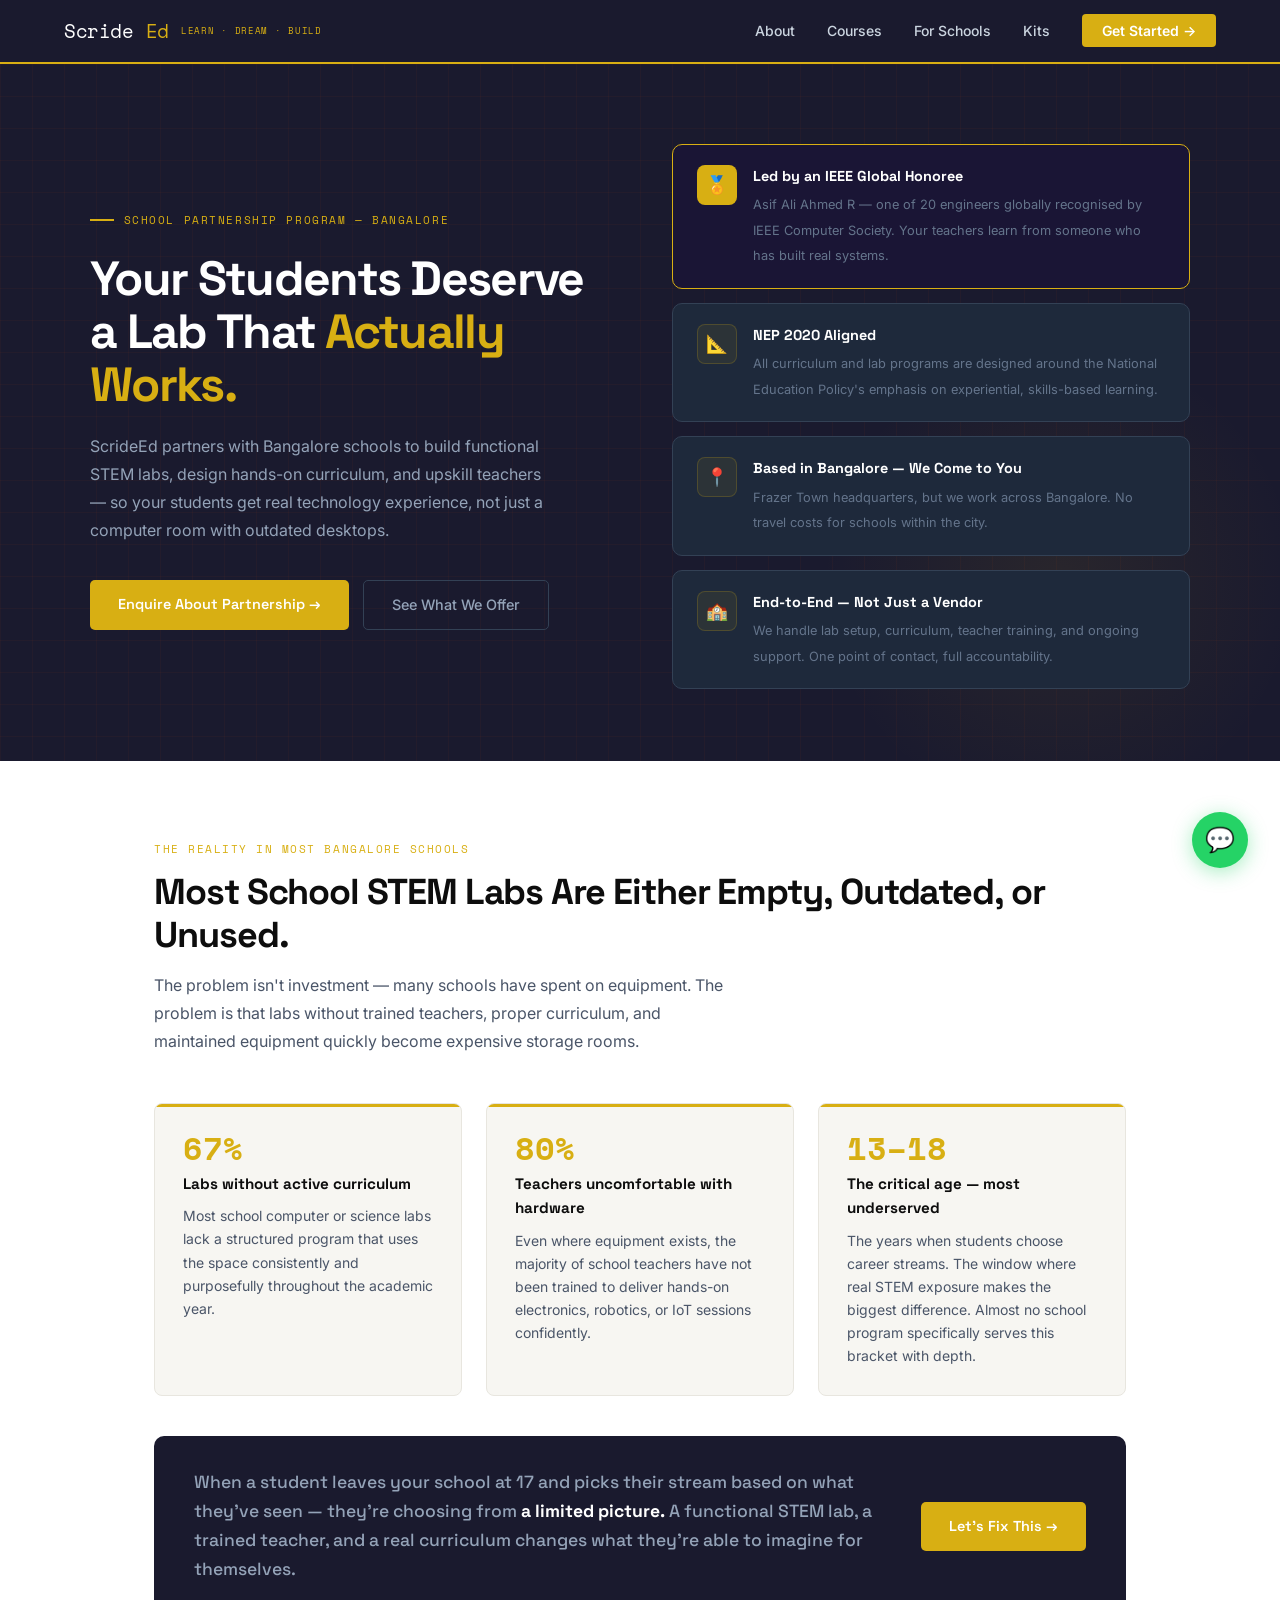
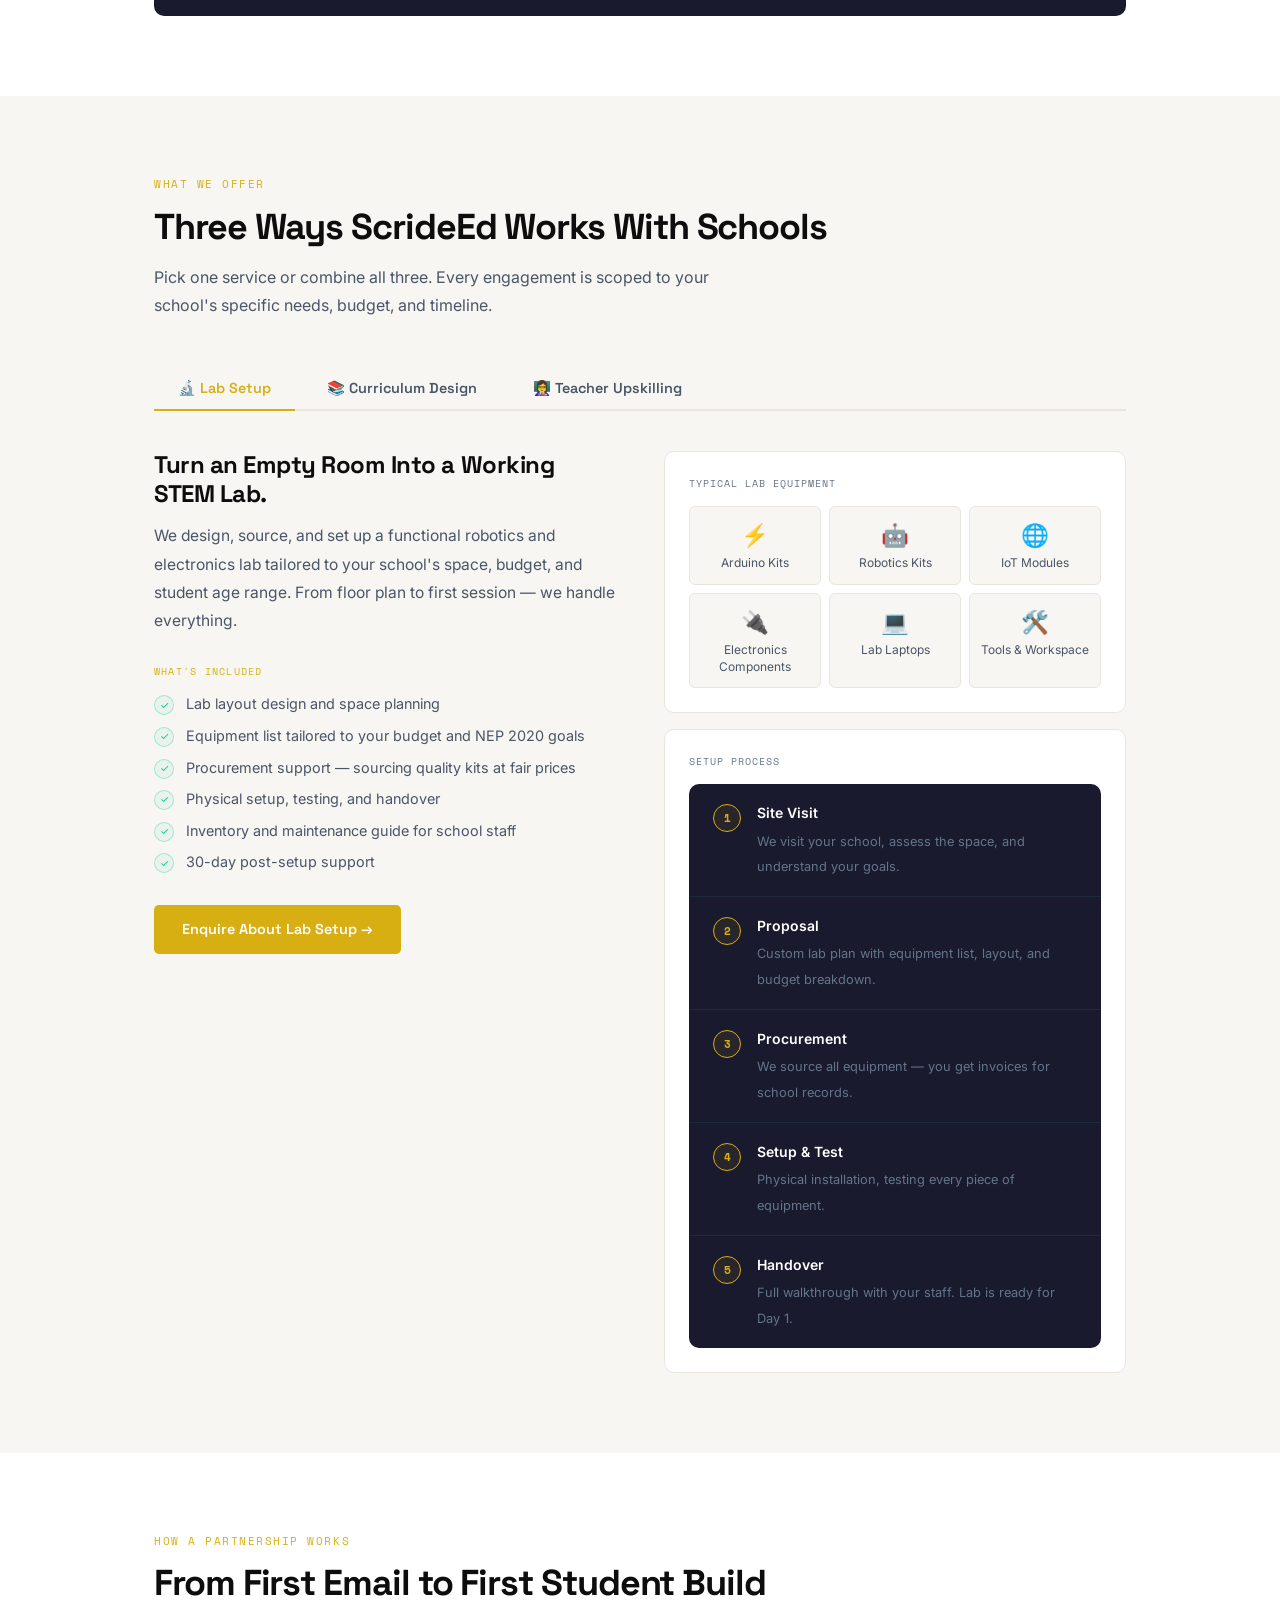
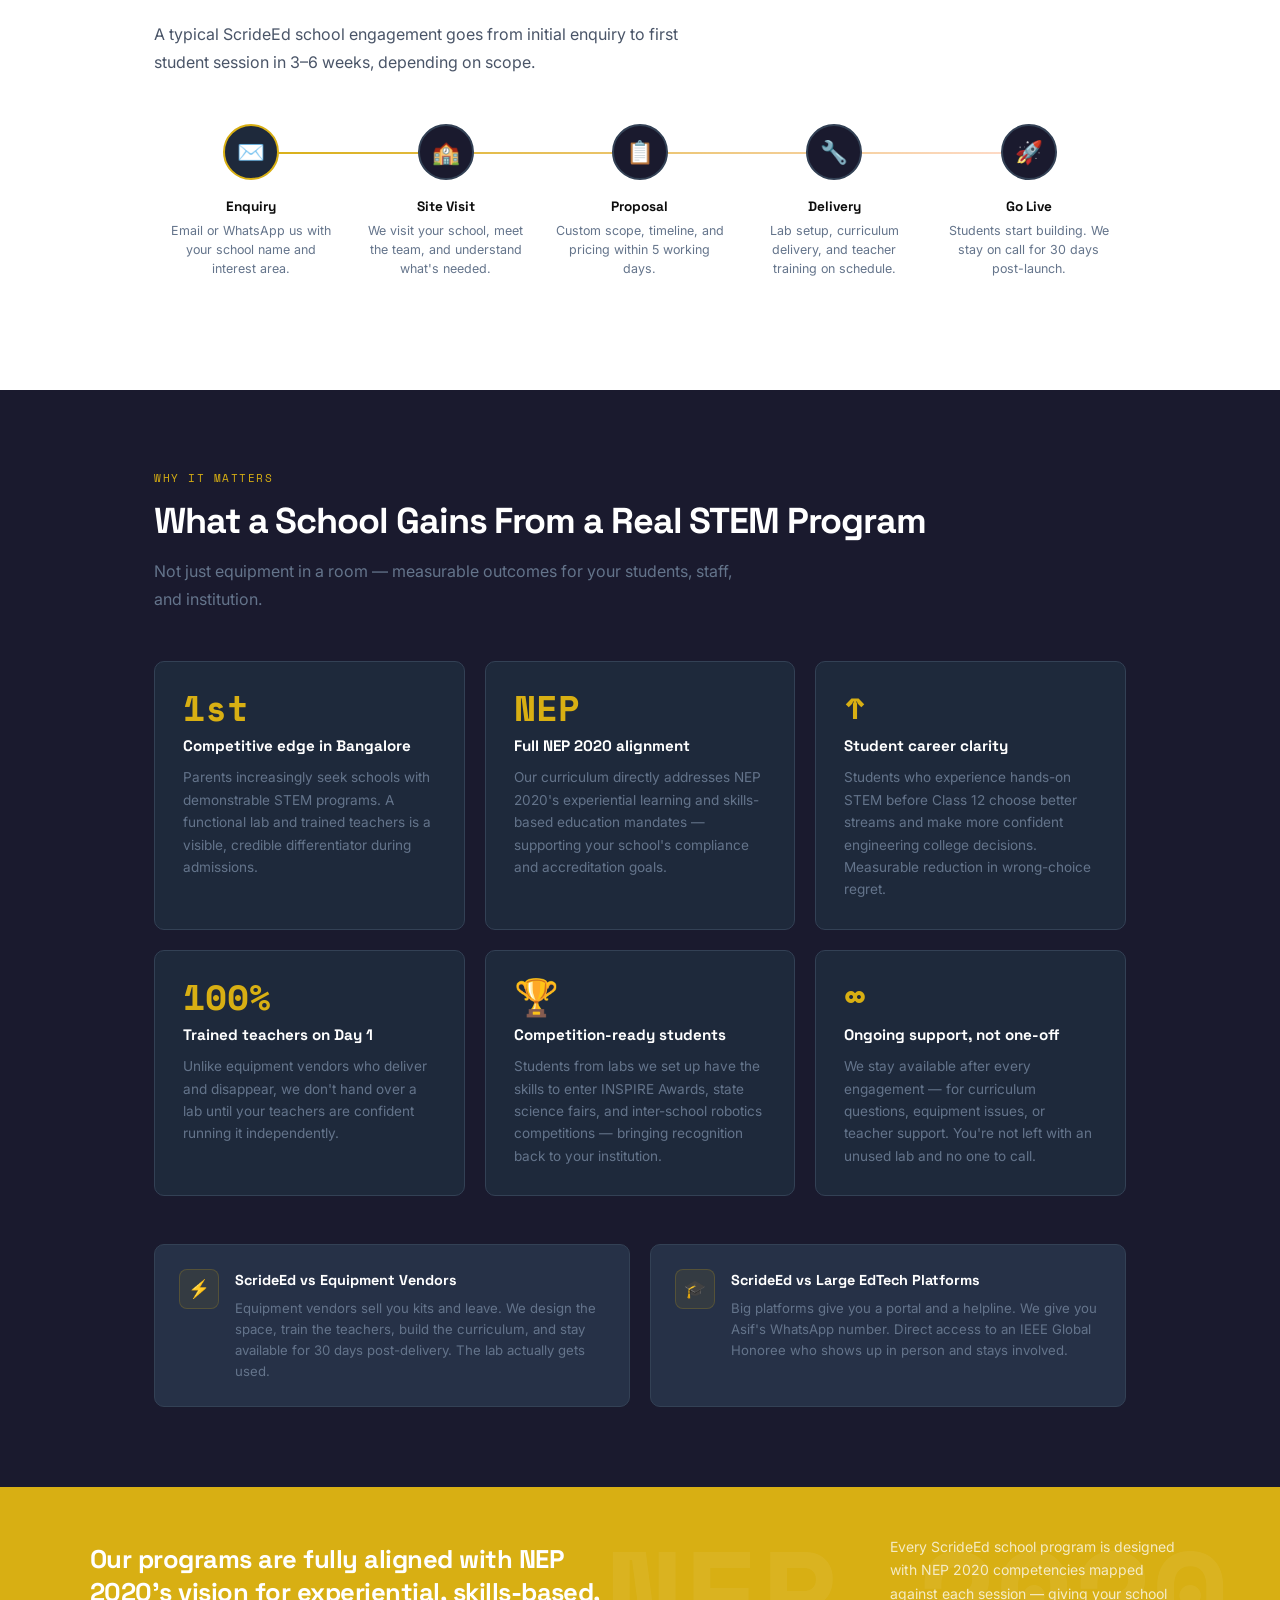
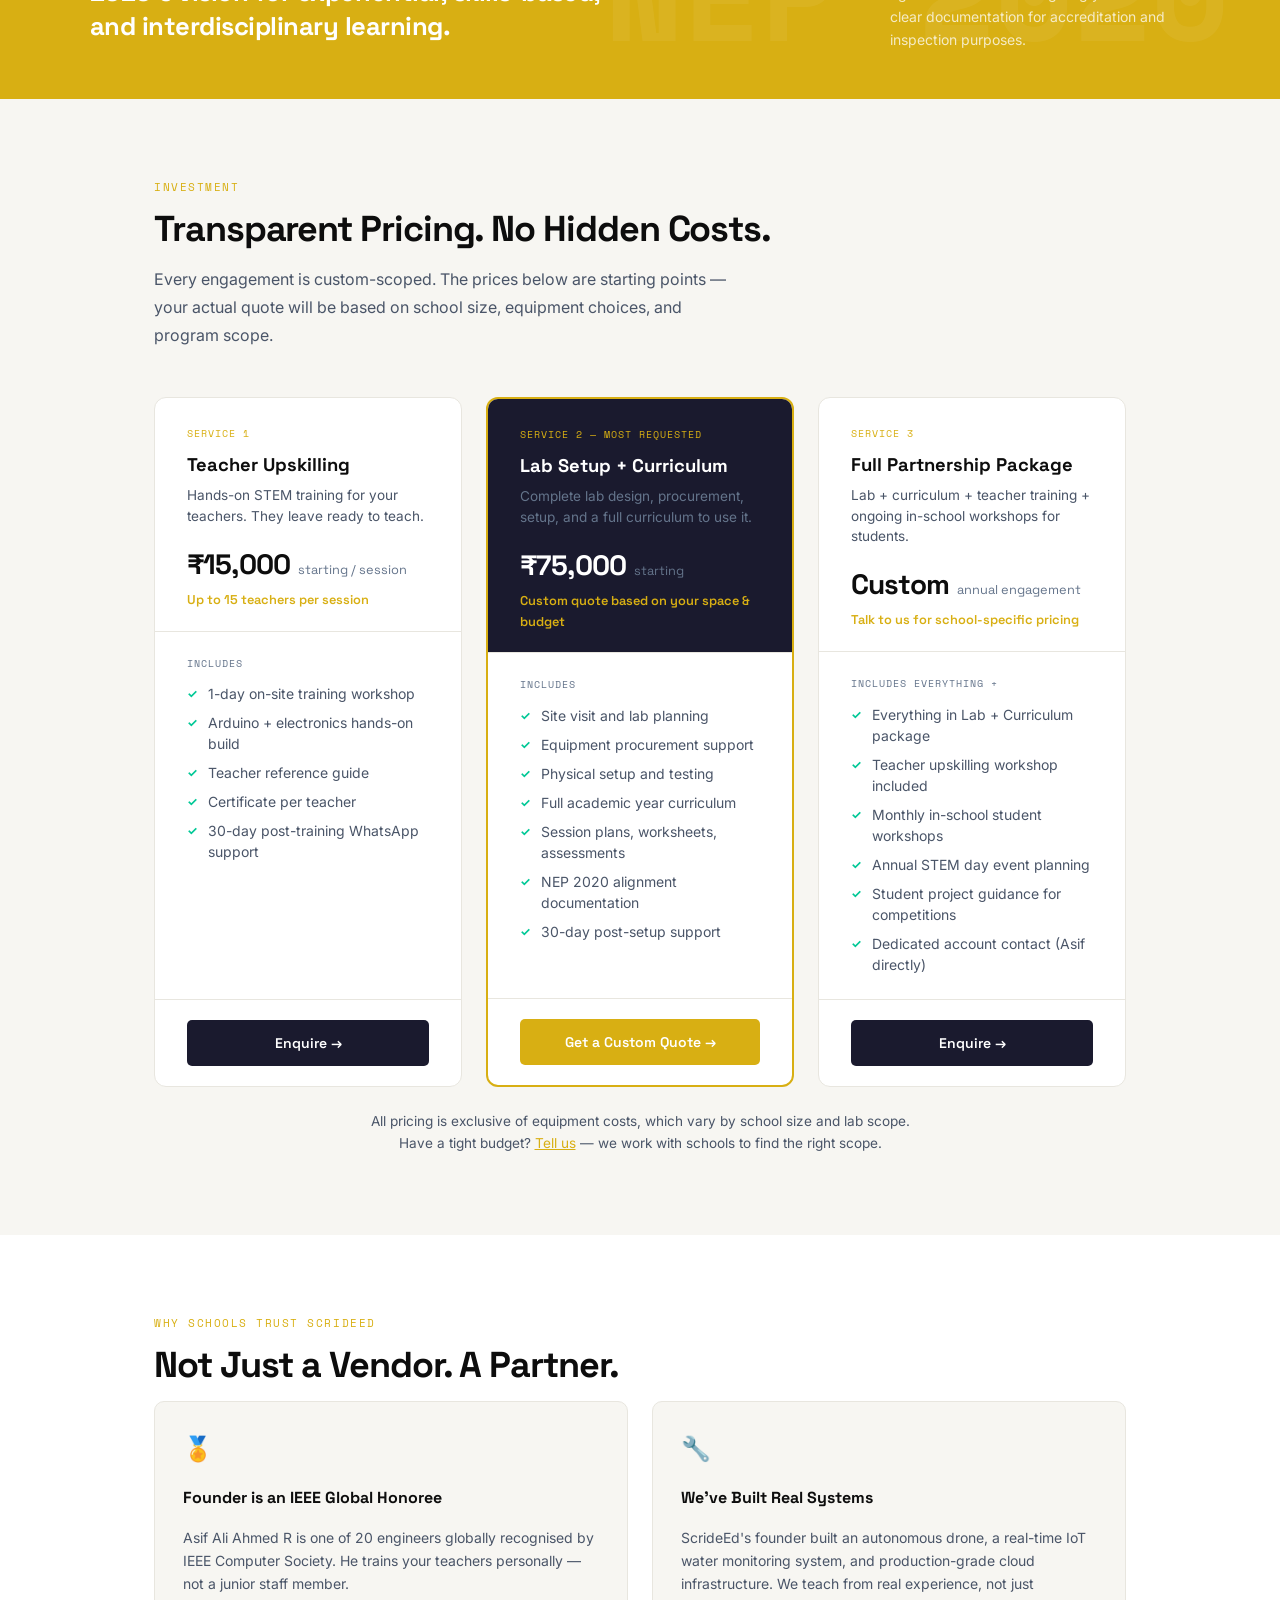
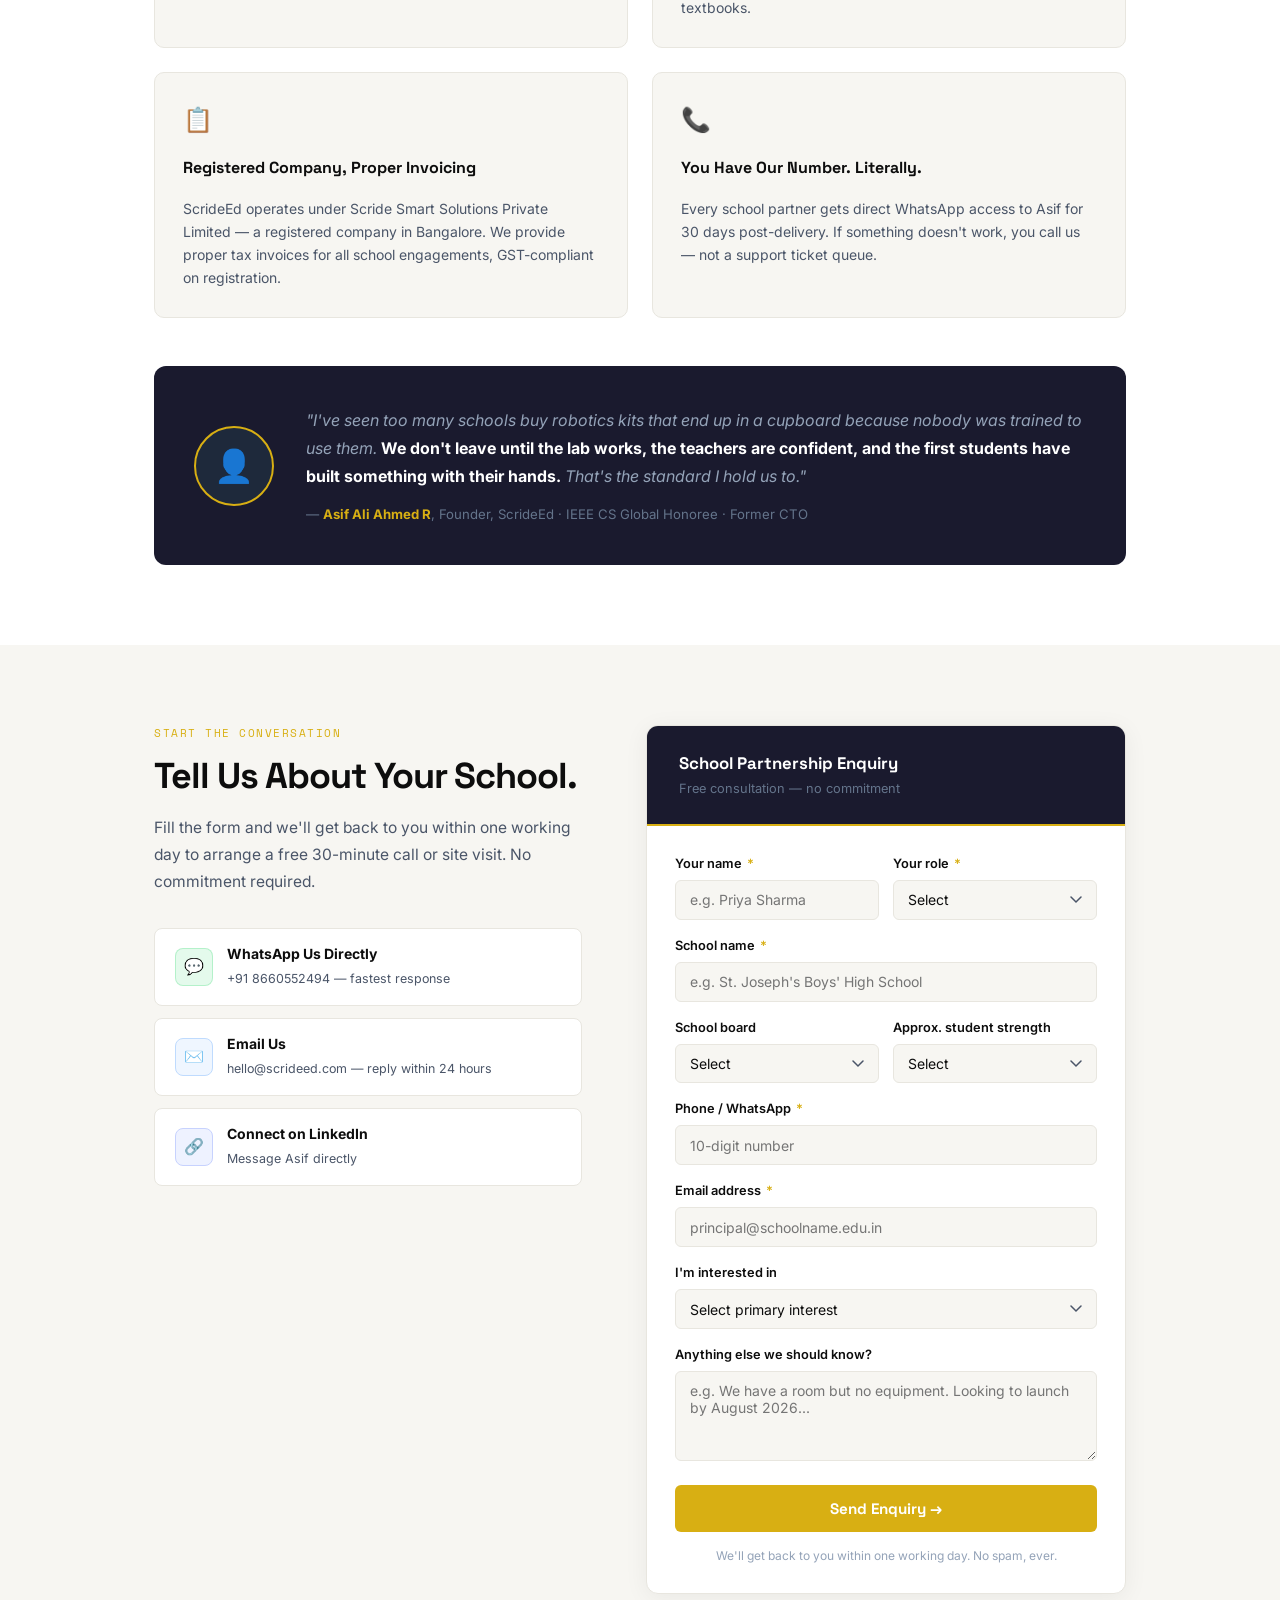
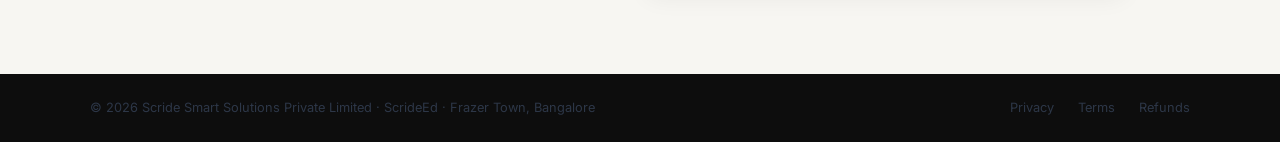
<file: ScrideEd_Schools.html>
<!DOCTYPE html>
<html lang="en">
<head>
<meta charset="UTF-8">
<meta name="viewport" content="width=device-width, initial-scale=1.0">
<title>STEM Lab Setup & Teacher Training for Schools in Bangalore | ScrideEd</title>
<meta name="description" content="ScrideEd partners with Bangalore schools to set up functional robotics and STEM labs, design hands-on curriculum, and upskill teachers. NEP 2020 aligned. Talk to us.">
<link rel="preconnect" href="https://fonts.googleapis.com">
<link href="https://fonts.googleapis.com/css2?family=Space+Grotesk:wght@400;500;600;700&family=Inter:wght@400;500;600&family=Space+Mono:wght@400;700&display=swap" rel="stylesheet">

<script type="application/ld+json">
{
  "@context": "https://schema.org",
  "@type": "Service",
  "name": "ScrideEd School STEM Programs",
  "provider": {
    "@type": "Organization",
    "name": "ScrideEd — Scride Smart Solutions Private Limited",
    "url": "https://scrideed.com"
  },
  "serviceType": "STEM Education Consulting",
  "areaServed": { "@type": "City", "name": "Bangalore" },
  "description": "Lab setup, STEM curriculum design, teacher upskilling, and in-school workshops for schools in Bangalore."
}
</script>

<style>
  :root {
    --ink:       #0D0D0D;
    --paper:     #F7F6F2;
    --electric:  #D8AF13;
    --elec-dim:  rgba(216,175,19,0.08);
    --elec-mid:  rgba(216,175,19,0.2);
    --wire:      #1A1A2E;
    --wire-mid:  #1E293B;
    --wire-soft: #263147;
    --steel:     #4A5568;
    --grid:      #E8E6DF;
    --white:     #FFFFFF;
    --green:     #00C896;
    --green-dim: #00C89610;
    --amber:     #F59E0B;
    --slate:     #64748B;
  }

  *, *::before, *::after { margin: 0; padding: 0; box-sizing: border-box; }

  body {
    font-family: 'Inter', sans-serif;
    background: var(--paper);
    color: var(--ink);
    line-height: 1.6;
    font-size: 16px;
  }

  /* Subtle grid */
  body::before {
    content: '';
    position: fixed; inset: 0;
    background-image:
      linear-gradient(var(--grid) 1px, transparent 1px),
      linear-gradient(90deg, var(--grid) 1px, transparent 1px);
    background-size: 40px 40px;
    opacity: 0.35;
    pointer-events: none;
    z-index: 0;
  }

  /* ── NAV ── */
  nav {
    position: sticky; top: 0; z-index: 100;
    background: var(--wire);
    padding: 0 5%;
    display: flex; align-items: center; justify-content: space-between;
    height: 64px;
    border-bottom: 2px solid var(--electric);
  }

  .nav-logo {
    font-family: 'Space Mono', monospace;
    color: var(--white); font-size: 1.2rem;
    letter-spacing: -0.02em; text-decoration: none;
    display: flex; align-items: center; gap: 0.75rem;
  }

  .nav-logo span { color: var(--electric); }

  .nav-tagline {
    font-size: 0.55rem; color: #475569;
    font-weight: 400; letter-spacing: 0.08em; text-transform: uppercase;
  }

  .nav-links { display: flex; gap: 2rem; list-style: none; }

  .nav-links a {
    color: #CBD5E0; text-decoration: none;
    font-size: 0.875rem; font-weight: 500; transition: color 0.2s;
  }

  .nav-links a:hover { color: var(--electric); }
  .nav-links a.active { color: var(--electric); }

  .nav-cta {
    background: var(--electric);
    color: var(--white) !important;
    padding: 0.5rem 1.25rem; border-radius: 4px; font-weight: 600 !important;
  }

  /* ── HERO ── */
  .hero {
    position: relative; z-index: 1;
    background: var(--wire);
    padding: 5rem 5% 4.5rem;
    overflow: hidden;
  }

  /* Blueprint grid overlay on hero only */
  .hero::before {
    content: '';
    position: absolute; inset: 0;
    background-image:
      linear-gradient(rgba(255,77,0,0.04) 1px, transparent 1px),
      linear-gradient(90deg, rgba(255,77,0,0.04) 1px, transparent 1px);
    background-size: 32px 32px;
    pointer-events: none;
  }

  .hero::after {
    content: '';
    position: absolute; right: -40px; bottom: -80px;
    width: 520px; height: 520px;
    background: radial-gradient(circle, rgba(216,175,19,0.08) 0%, transparent 65%);
    pointer-events: none;
  }

  .hero-inner {
    max-width: 1100px; margin: 0 auto;
    position: relative; z-index: 1;
    display: grid; grid-template-columns: 1fr 1fr;
    gap: 4rem; align-items: center;
  }

  .hero-left {}

  .hero-eyebrow {
    display: inline-flex; align-items: center; gap: 0.6rem;
    font-family: 'Space Mono', monospace;
    font-size: 0.7rem; letter-spacing: 0.14em;
    text-transform: uppercase; color: var(--electric);
    margin-bottom: 1.5rem;
  }

  .hero-eyebrow::before {
    content: ''; display: block;
    width: 24px; height: 2px; background: var(--electric);
  }

  .hero h1 {
    font-family: 'Space Grotesk', sans-serif;
    font-size: clamp(2rem, 4vw, 3rem);
    font-weight: 700; color: var(--white);
    letter-spacing: -0.035em; line-height: 1.1;
    margin-bottom: 1.25rem;
  }

  .hero h1 em { font-style: normal; color: var(--electric); }

  .hero-sub {
    font-size: 1rem; color: #94A3B8;
    line-height: 1.75; margin-bottom: 2.25rem;
    max-width: 460px;
  }

  .hero-ctas { display: flex; gap: 0.875rem; flex-wrap: wrap; }

  .btn-primary {
    background: var(--electric); color: var(--white);
    padding: 0.8rem 1.75rem; border-radius: 5px;
    font-family: 'Space Grotesk', sans-serif;
    font-weight: 600; font-size: 0.9rem;
    text-decoration: none;
    display: inline-flex; align-items: center; gap: 0.5rem;
    transition: transform 0.15s, box-shadow 0.15s;
    white-space: nowrap;
  }

  .btn-primary:hover { transform: translateY(-2px); box-shadow: 0 8px 20px rgba(216,175,19,0.22); }

  .btn-ghost {
    background: transparent; color: #94A3B8;
    padding: 0.8rem 1.75rem; border-radius: 5px;
    border: 1px solid #334155;
    font-weight: 500; font-size: 0.9rem;
    text-decoration: none;
    display: inline-flex; align-items: center; gap: 0.5rem;
    transition: border-color 0.2s, color 0.2s;
    white-space: nowrap;
  }

  .btn-ghost:hover { border-color: var(--electric); color: var(--electric); }

  /* Hero right: credential card */
  .hero-credential-stack {
    display: flex; flex-direction: column; gap: 0.875rem;
  }

  .cred-card {
    background: var(--wire-mid);
    border: 1px solid #334155;
    border-radius: 10px; padding: 1.25rem 1.5rem;
    display: flex; align-items: flex-start; gap: 1rem;
    transition: border-color 0.2s;
  }

  .cred-card:hover { border-color: #475569; }

  .cred-card.highlight {
    border-color: var(--electric);
    background: #1A1535;
  }

  .cred-icon {
    width: 40px; height: 40px; flex-shrink: 0;
    background: var(--elec-dim);
    border-radius: 8px;
    display: flex; align-items: center; justify-content: center;
    font-size: 1.1rem;
    border: 1px solid var(--elec-mid);
  }

  .cred-card.highlight .cred-icon { background: var(--electric); }

  .cred-text strong {
    display: block;
    font-family: 'Space Grotesk', sans-serif;
    font-size: 0.9rem; font-weight: 700;
    color: var(--white); margin-bottom: 0.2rem;
  }

  .cred-text span { font-size: 0.8rem; color: var(--slate); line-height: 1.4; }

  /* ── SECTION BASE ── */
  section { position: relative; z-index: 1; }

  .section-inner {
    max-width: 1100px; margin: 0 auto; padding: 5rem 5%;
  }

  .eyebrow {
    font-family: 'Space Mono', monospace;
    font-size: 0.68rem; letter-spacing: 0.14em;
    text-transform: uppercase; color: var(--electric);
    margin-bottom: 0.75rem;
  }

  h2.heading {
    font-family: 'Space Grotesk', sans-serif;
    font-size: clamp(1.6rem, 3.5vw, 2.25rem);
    font-weight: 700; letter-spacing: -0.03em;
    color: var(--ink); line-height: 1.2;
    margin-bottom: 0.875rem;
  }

  .subtext {
    font-size: 1rem; color: var(--steel);
    max-width: 580px; line-height: 1.75;
    margin-bottom: 3rem;
  }

  /* ── PROBLEM BANNER ── */
  .problem-section { background: var(--white); }

  .problem-grid {
    display: grid;
    grid-template-columns: repeat(3, 1fr);
    gap: 1.5rem;
    margin-bottom: 2.5rem;
  }

  .problem-card {
    background: var(--paper);
    border: 1px solid var(--grid);
    border-radius: 8px; padding: 1.75rem;
    position: relative; overflow: hidden;
  }

  .problem-card::after {
    content: '';
    position: absolute; top: 0; left: 0;
    width: 100%; height: 3px;
    background: var(--electric);
  }

  .problem-stat {
    font-family: 'Space Mono', monospace;
    font-size: 2rem; font-weight: 700;
    color: var(--electric); line-height: 1;
    margin-bottom: 0.5rem;
  }

  .problem-card h3 {
    font-family: 'Space Grotesk', sans-serif;
    font-size: 0.95rem; font-weight: 700;
    color: var(--ink); margin-bottom: 0.5rem;
  }

  .problem-card p { font-size: 0.875rem; color: var(--steel); line-height: 1.65; }

  .problem-callout {
    background: var(--wire);
    border-radius: 10px; padding: 2rem 2.5rem;
    display: flex; align-items: center; gap: 2rem;
  }

  .problem-callout p {
    font-family: 'Space Grotesk', sans-serif;
    font-size: 1.1rem; font-weight: 500;
    color: #94A3B8; line-height: 1.65; flex: 1;
  }

  .problem-callout p strong { color: var(--white); }

  /* ── SERVICES ── */
  .services-section { background: var(--paper); }

  /* Tab navigation */
  .service-tabs {
    display: flex; gap: 0.5rem; margin-bottom: 2.5rem;
    border-bottom: 2px solid var(--grid);
    padding-bottom: 0;
    flex-wrap: wrap;
  }

  .stab {
    padding: 0.75rem 1.5rem;
    font-family: 'Space Grotesk', sans-serif;
    font-size: 0.9rem; font-weight: 600;
    color: var(--steel); cursor: pointer;
    border-bottom: 2px solid transparent;
    margin-bottom: -2px;
    transition: color 0.2s, border-color 0.2s;
    display: flex; align-items: center; gap: 0.5rem;
    background: none; border-top: none; border-left: none; border-right: none;
    font-family: 'Space Grotesk', sans-serif;
  }

  .stab:hover { color: var(--electric); }

  .stab.active {
    color: var(--electric);
    border-bottom-color: var(--electric);
  }

  .service-panel { display: none; }
  .service-panel.active { display: grid; grid-template-columns: 1fr 1fr; gap: 3rem; align-items: start; }

  .service-content h3 {
    font-family: 'Space Grotesk', sans-serif;
    font-size: 1.5rem; font-weight: 700;
    color: var(--ink); letter-spacing: -0.02em;
    margin-bottom: 0.875rem; line-height: 1.2;
  }

  .service-content > p {
    font-size: 0.975rem; color: var(--steel);
    line-height: 1.8; margin-bottom: 1.75rem;
  }

  .deliverables-label {
    font-family: 'Space Mono', monospace;
    font-size: 0.65rem; letter-spacing: 0.12em;
    text-transform: uppercase; color: var(--electric);
    margin-bottom: 0.875rem;
  }

  .deliverables-list {
    list-style: none;
    display: flex; flex-direction: column; gap: 0.6rem;
    margin-bottom: 2rem;
  }

  .deliverables-list li {
    font-size: 0.9rem; color: var(--steel);
    display: flex; align-items: flex-start; gap: 0.75rem;
    line-height: 1.5;
  }

  .del-check {
    width: 20px; height: 20px; flex-shrink: 0;
    background: var(--green-dim);
    border: 1px solid rgba(0,200,150,0.3);
    border-radius: 50%;
    display: flex; align-items: center; justify-content: center;
    font-size: 0.65rem; color: var(--green);
    margin-top: 2px;
  }

  .timeline-mini {
    display: flex; flex-direction: column; gap: 0;
    background: var(--wire);
    border-radius: 10px; overflow: hidden;
  }

  .tl-step {
    display: flex; align-items: flex-start; gap: 1rem;
    padding: 1.1rem 1.5rem;
    border-bottom: 1px solid #1E293B;
    position: relative;
  }

  .tl-step:last-child { border-bottom: none; }

  .tl-num {
    width: 28px; height: 28px; flex-shrink: 0;
    background: var(--elec-dim);
    border: 1.5px solid var(--electric);
    border-radius: 50%;
    display: flex; align-items: center; justify-content: center;
    font-family: 'Space Mono', monospace;
    font-size: 0.7rem; color: var(--electric); font-weight: 700;
    margin-top: 2px;
  }

  .tl-content strong {
    display: block;
    font-size: 0.875rem; font-weight: 600;
    color: var(--white); margin-bottom: 0.2rem;
  }

  .tl-content span { font-size: 0.8rem; color: var(--slate); line-height: 1.45; }

  /* Service visual panel */
  .service-visual {
    display: flex; flex-direction: column; gap: 1rem;
  }

  .visual-card {
    background: var(--white);
    border: 1px solid var(--grid);
    border-radius: 10px; padding: 1.5rem;
  }

  .visual-card-label {
    font-family: 'Space Mono', monospace;
    font-size: 0.62rem; letter-spacing: 0.1em;
    text-transform: uppercase; color: var(--slate);
    margin-bottom: 0.875rem;
  }

  .kit-grid {
    display: grid; grid-template-columns: repeat(3, 1fr);
    gap: 0.5rem;
  }

  .kit-item {
    background: var(--paper);
    border: 1px solid var(--grid);
    border-radius: 6px; padding: 0.75rem 0.5rem;
    text-align: center; font-size: 0.75rem; color: var(--steel);
    line-height: 1.4;
  }

  .kit-item .ki-icon { font-size: 1.4rem; margin-bottom: 0.3rem; display: block; }

  .outcome-list {
    display: flex; flex-direction: column; gap: 0.5rem;
  }

  .outcome-row {
    display: flex; align-items: center; justify-content: space-between;
    padding: 0.6rem 0.875rem;
    background: var(--paper);
    border-radius: 6px; font-size: 0.825rem;
  }

  .outcome-row span { color: var(--steel); }
  .outcome-row strong { color: var(--ink); font-weight: 600; }

  .teacher-modules {
    display: grid; grid-template-columns: 1fr 1fr;
    gap: 0.5rem;
  }

  .module-tag {
    background: var(--paper);
    border: 1px solid var(--grid);
    border-radius: 6px; padding: 0.6rem 0.875rem;
    font-size: 0.8rem; color: var(--steel);
    display: flex; align-items: center; gap: 0.5rem;
  }

  .module-tag.done { border-color: rgba(0,200,150,0.3); color: var(--ink); }
  .module-tag.done::before { content: '✓'; color: var(--green); font-size: 0.75rem; font-weight: 700; }
  .module-tag:not(.done)::before { content: '→'; color: var(--electric); font-size: 0.75rem; font-weight: 700; }

  /* ── PROCESS ── */
  .process-section { background: var(--white); }

  .process-track {
    display: grid; grid-template-columns: repeat(5, 1fr);
    gap: 0; position: relative;
    margin-bottom: 2rem;
  }

  /* Connecting line behind steps */
  .process-track::before {
    content: '';
    position: absolute;
    top: 28px; left: 10%; right: 10%;
    height: 2px;
    background: linear-gradient(90deg, var(--electric), rgba(255,77,0,0.2));
    z-index: 0;
  }

  .process-step {
    display: flex; flex-direction: column; align-items: center;
    text-align: center; padding: 0 0.75rem;
    position: relative; z-index: 1;
  }

  .ps-dot {
    width: 56px; height: 56px;
    background: var(--wire);
    border: 2px solid #334155;
    border-radius: 50%;
    display: flex; align-items: center; justify-content: center;
    font-size: 1.4rem; margin-bottom: 1rem;
    transition: border-color 0.2s;
    flex-shrink: 0;
  }

  .process-step:first-child .ps-dot,
  .process-step:hover .ps-dot {
    border-color: var(--electric);
    background: var(--wire-mid);
  }

  .ps-label {
    font-family: 'Space Grotesk', sans-serif;
    font-size: 0.85rem; font-weight: 700;
    color: var(--ink); margin-bottom: 0.3rem;
  }

  .ps-desc { font-size: 0.78rem; color: var(--slate); line-height: 1.5; }

  /* ── OUTCOMES / WHY SCRIDEED ── */
  .outcomes-section { background: var(--wire); }
  .outcomes-section .heading { color: var(--white); }
  .outcomes-section .subtext { color: var(--slate); }

  .outcomes-grid {
    display: grid;
    grid-template-columns: repeat(3, 1fr);
    gap: 1.25rem;
  }

  .outcome-card {
    background: var(--wire-mid);
    border: 1px solid #334155;
    border-radius: 10px; padding: 1.75rem;
    transition: border-color 0.2s;
  }

  .outcome-card:hover { border-color: #475569; }

  .outcome-num {
    font-family: 'Space Mono', monospace;
    font-size: 2.25rem; font-weight: 700;
    color: var(--electric); line-height: 1;
    margin-bottom: 0.5rem;
  }

  .outcome-card h4 {
    font-family: 'Space Grotesk', sans-serif;
    font-size: 0.95rem; font-weight: 700;
    color: var(--white); margin-bottom: 0.5rem;
  }

  .outcome-card p { font-size: 0.85rem; color: var(--slate); line-height: 1.65; }

  /* Differentiators */
  .diff-row {
    display: grid;
    grid-template-columns: 1fr 1fr;
    gap: 1.25rem;
    margin-top: 3rem;
  }

  .diff-card {
    background: #263147;
    border-radius: 10px; padding: 1.5rem;
    border: 1px solid #334155;
    display: flex; align-items: flex-start; gap: 1rem;
  }

  .diff-icon {
    width: 40px; height: 40px; flex-shrink: 0;
    background: var(--elec-dim);
    border: 1px solid var(--elec-mid);
    border-radius: 8px;
    display: flex; align-items: center; justify-content: center;
    font-size: 1.1rem;
  }

  .diff-card h4 {
    font-family: 'Space Grotesk', sans-serif;
    font-size: 0.9rem; font-weight: 700;
    color: var(--white); margin-bottom: 0.35rem;
  }

  .diff-card p { font-size: 0.825rem; color: var(--slate); line-height: 1.6; }

  /* ── NEP 2020 STRIP ── */
  .nep-strip {
    position: relative; z-index: 1;
    background: var(--electric);
    padding: 3rem 5%;
    overflow: hidden;
  }

  .nep-strip::before {
    content: 'NEP 2020';
    position: absolute; right: 4%;
    top: 50%; transform: translateY(-50%);
    font-family: 'Space Mono', monospace;
    font-size: 8rem; font-weight: 700;
    color: rgba(255,255,255,0.06);
    pointer-events: none; line-height: 1;
    white-space: nowrap;
  }

  .nep-inner {
    max-width: 1100px; margin: 0 auto;
    display: flex; align-items: center;
    justify-content: space-between; gap: 2rem; flex-wrap: wrap;
    position: relative; z-index: 1;
  }

  .nep-inner h3 {
    font-family: 'Space Grotesk', sans-serif;
    font-size: clamp(1.1rem, 2.5vw, 1.6rem);
    font-weight: 700; color: var(--white);
    letter-spacing: -0.02em; max-width: 540px;
    line-height: 1.3;
  }

  .nep-inner p {
    font-size: 0.875rem;
    color: rgba(255,255,255,0.75);
    max-width: 300px; line-height: 1.65;
  }

  /* ── PRICING ── */
  .pricing-section { background: var(--paper); }

  .pricing-grid {
    display: grid;
    grid-template-columns: repeat(3, 1fr);
    gap: 1.5rem;
  }

  .pricing-card {
    background: var(--white);
    border: 1.5px solid var(--grid);
    border-radius: 12px; overflow: hidden;
    display: flex; flex-direction: column;
    transition: transform 0.2s, box-shadow 0.2s;
  }

  .pricing-card:hover { transform: translateY(-4px); box-shadow: 0 16px 40px rgba(0,0,0,0.08); }

  .pricing-card.featured { border-color: var(--electric); border-width: 2px; }

  .pricing-head {
    padding: 1.75rem 2rem 1.25rem;
    border-bottom: 1px solid var(--grid);
  }

  .pricing-card.featured .pricing-head { background: var(--wire); }

  .pricing-tag {
    font-family: 'Space Mono', monospace;
    font-size: 0.62rem; letter-spacing: 0.1em;
    text-transform: uppercase; color: var(--electric);
    margin-bottom: 0.5rem;
  }

  .pricing-card.featured .pricing-tag { color: var(--electric); }

  .pricing-head h3 {
    font-family: 'Space Grotesk', sans-serif;
    font-size: 1.15rem; font-weight: 700;
    color: var(--ink); margin-bottom: 0.35rem;
  }

  .pricing-card.featured .pricing-head h3 { color: var(--white); }

  .pricing-head p { font-size: 0.85rem; color: var(--steel); line-height: 1.5; }
  .pricing-card.featured .pricing-head p { color: var(--slate); }

  .pricing-price {
    margin-top: 1rem;
    font-family: 'Space Grotesk', sans-serif;
  }

  .pricing-price .amount {
    font-size: 1.75rem; font-weight: 700;
    color: var(--ink); letter-spacing: -0.03em;
  }

  .pricing-card.featured .pricing-price .amount { color: var(--white); }

  .pricing-price .per {
    font-size: 0.8rem; color: var(--slate); margin-left: 0.25rem;
  }

  .pricing-price .cta-note {
    display: block; font-size: 0.8rem;
    color: var(--electric); margin-top: 0.2rem;
    font-weight: 600;
  }

  .pricing-body {
    padding: 1.5rem 2rem; flex: 1;
  }

  .includes-label {
    font-family: 'Space Mono', monospace;
    font-size: 0.62rem; letter-spacing: 0.1em;
    text-transform: uppercase; color: var(--slate);
    margin-bottom: 0.75rem;
  }

  .includes-list {
    list-style: none; display: flex; flex-direction: column; gap: 0.5rem;
  }

  .includes-list li {
    font-size: 0.875rem; color: var(--steel);
    display: flex; align-items: flex-start; gap: 0.6rem;
    line-height: 1.5;
  }

  .includes-list li::before {
    content: '✓'; color: var(--green);
    font-size: 0.75rem; font-weight: 700; flex-shrink: 0; margin-top: 2px;
  }

  .pricing-footer {
    padding: 1.25rem 2rem;
    border-top: 1px solid var(--grid);
  }

  .btn-enquire {
    display: block; text-align: center;
    background: var(--wire); color: var(--white);
    padding: 0.75rem; border-radius: 5px;
    font-family: 'Space Grotesk', sans-serif;
    font-weight: 600; font-size: 0.875rem;
    text-decoration: none; transition: background 0.2s;
  }

  .pricing-card.featured .btn-enquire { background: var(--electric); }
  .btn-enquire:hover { opacity: 0.85; }

  .pricing-note {
    text-align: center; margin-top: 1.5rem;
    font-size: 0.85rem; color: var(--steel);
  }

  .pricing-note a { color: var(--electric); }

  /* ── TESTIMONIALS / TRUST ── */
  .trust-section { background: var(--white); }

  .trust-grid {
    display: grid; grid-template-columns: 1fr 1fr; gap: 1.5rem;
    margin-bottom: 3rem;
  }

  .trust-card {
    background: var(--paper);
    border: 1px solid var(--grid); border-radius: 10px;
    padding: 1.75rem; display: flex; flex-direction: column; gap: 1rem;
  }

  .trust-card .tc-icon {
    font-size: 1.5rem;
  }

  .trust-card h4 {
    font-family: 'Space Grotesk', sans-serif;
    font-size: 1rem; font-weight: 700; color: var(--ink);
  }

  .trust-card p { font-size: 0.875rem; color: var(--steel); line-height: 1.65; }

  .founder-strip {
    background: var(--wire);
    border-radius: 12px; padding: 2.5rem;
    display: flex; align-items: center; gap: 2rem;
  }

  .founder-photo-mini {
    width: 80px; height: 80px; flex-shrink: 0;
    background: #1E293B;
    border-radius: 50%;
    border: 2px solid var(--electric);
    display: flex; align-items: center; justify-content: center;
    font-size: 2rem;
    /*
      Replace with: <img src="/images/asif-ali-ahmed-r-founder-scrideed.jpg"
      alt="Asif Ali Ahmed R" style="width:80px;height:80px;border-radius:50%;object-fit:cover;">
    */
  }

  .founder-quote-text {
    flex: 1;
  }

  .founder-quote-text blockquote {
    font-size: 1rem; color: #94A3B8;
    line-height: 1.75; font-style: italic;
    margin-bottom: 0.875rem;
  }

  .founder-quote-text blockquote strong { color: var(--white); font-style: normal; }

  .founder-quote-text cite {
    font-size: 0.825rem; color: var(--slate);
    font-style: normal; display: block;
  }

  .founder-quote-text cite strong { color: var(--electric); }

  /* ── ENQUIRY FORM ── */
  .enquiry-section { background: var(--paper); }

  .enquiry-layout {
    display: grid; grid-template-columns: 1fr 480px;
    gap: 4rem; align-items: start;
  }

  .enquiry-left h2 { margin-bottom: 1rem; }

  .enquiry-left p {
    font-size: 0.975rem; color: var(--steel);
    line-height: 1.75; margin-bottom: 2rem;
  }

  .contact-chips {
    display: flex; flex-direction: column; gap: 0.75rem;
  }

  .chip-link {
    display: flex; align-items: center; gap: 0.875rem;
    padding: 0.875rem 1.25rem;
    background: var(--white); border: 1.5px solid var(--grid);
    border-radius: 8px; text-decoration: none;
    transition: border-color 0.2s, transform 0.15s;
  }

  .chip-link:hover { border-color: var(--electric); transform: translateX(4px); }

  .chip-icon {
    width: 38px; height: 38px; flex-shrink: 0;
    border-radius: 8px; font-size: 1rem;
    display: flex; align-items: center; justify-content: center;
  }

  .ci-wa  { background: rgba(37,211,102,0.12); border: 1px solid rgba(37,211,102,0.25); }
  .ci-em  { background: #EFF6FF; border: 1px solid #BFDBFE; }
  .ci-li  { background: #EEF2FF; border: 1px solid #C7D2FE; }

  .chip-link strong { display: block; font-size: 0.875rem; font-weight: 700; color: var(--ink); }
  .chip-link span   { font-size: 0.78rem; color: var(--steel); }

  /* Enquiry form card */
  .enquiry-form-card {
    background: var(--white);
    border: 1.5px solid var(--grid);
    border-radius: 12px; overflow: hidden;
    box-shadow: 0 4px 24px rgba(0,0,0,0.06);
  }

  .form-head {
    background: var(--wire); padding: 1.5rem 2rem;
    border-bottom: 2px solid var(--electric);
  }

  .form-head h3 {
    font-family: 'Space Grotesk', sans-serif;
    font-size: 1.05rem; font-weight: 700;
    color: var(--white); margin-bottom: 0.15rem;
  }

  .form-head p { font-size: 0.8rem; color: var(--slate); }

  .form-bod { padding: 1.75rem; }

  .fg { margin-bottom: 1rem; }

  label {
    display: block; font-size: 0.8rem; font-weight: 600;
    color: var(--ink); margin-bottom: 0.35rem;
  }

  label .req { color: var(--electric); margin-left: 2px; }

  input[type="text"],
  input[type="email"],
  input[type="tel"],
  select,
  textarea {
    width: 100%;
    background: var(--paper); border: 1.5px solid var(--grid);
    border-radius: 6px; padding: 0.65rem 0.875rem;
    font-family: 'Inter', sans-serif; font-size: 0.875rem;
    color: var(--ink); outline: none;
    transition: border-color 0.2s, box-shadow 0.2s;
    appearance: none;
  }

  input:focus, select:focus, textarea:focus {
    border-color: var(--electric);
    box-shadow: 0 0 0 3px var(--elec-dim);
    background: var(--white);
  }

  .f-row { display: grid; grid-template-columns: 1fr 1fr; gap: 0.875rem; }

  select {
    background-image: url("data:image/svg+xml,%3Csvg xmlns='http://www.w3.org/2000/svg' width='12' height='8' viewBox='0 0 12 8'%3E%3Cpath d='M1 1l5 5 5-5' stroke='%234A5568' stroke-width='1.5' fill='none' stroke-linecap='round'/%3E%3C/svg%3E");
    background-repeat: no-repeat;
    background-position: right 0.875rem center;
    padding-right: 2.5rem; cursor: pointer;
  }

  textarea { resize: vertical; min-height: 90px; }

  .btn-enq-submit {
    width: 100%;
    background: var(--electric); color: var(--white);
    padding: 0.875rem; border-radius: 6px; border: none;
    font-family: 'Space Grotesk', sans-serif;
    font-size: 0.95rem; font-weight: 700;
    cursor: pointer; margin-top: 0.5rem;
    transition: transform 0.15s, box-shadow 0.15s;
    display: flex; align-items: center; justify-content: center; gap: 0.5rem;
  }

  .btn-enq-submit:hover { transform: translateY(-2px); box-shadow: 0 8px 20px rgba(216,175,19,0.22); }
  .btn-enq-submit:disabled { opacity: 0.65; cursor: not-allowed; transform: none; box-shadow: none; }

  .enq-success { display: none; text-align: center; padding: 2.5rem 1.5rem; }
  .enq-success.show { display: block; }
  .enq-success .si { font-size: 2.5rem; margin-bottom: 1rem; }
  .enq-success h4 { font-family: 'Space Grotesk', sans-serif; font-size: 1.1rem; font-weight: 700; color: var(--ink); margin-bottom: 0.5rem; }
  .enq-success p  { font-size: 0.875rem; color: var(--steel); line-height: 1.65; }

  /* ── FOOTER ── */
  footer {
    position: relative; z-index: 1;
    background: var(--ink); padding: 1.5rem 5%;
  }

  .footer-bottom {
    max-width: 1100px; margin: 0 auto;
    display: flex; justify-content: space-between;
    align-items: center; flex-wrap: wrap; gap: 1rem;
  }

  .footer-bottom p { font-size: 0.8rem; color: #2D3748; }
  .footer-legal { display: flex; gap: 1.5rem; }
  .footer-legal a { font-size: 0.8rem; color: #2D3748; text-decoration: none; }
  .footer-legal a:hover { color: var(--electric); }

  .whatsapp-float {
    position: fixed; bottom: 2rem; right: 2rem;
    background: #25D366; color: white;
    width: 56px; height: 56px; border-radius: 50%;
    display: flex; align-items: center; justify-content: center;
    font-size: 1.5rem; text-decoration: none; z-index: 200;
    box-shadow: 0 4px 20px rgba(37,211,102,0.4); transition: transform 0.2s;
  }

  .whatsapp-float:hover { transform: scale(1.1); }

  /* ── RESPONSIVE ── */
  @media (max-width: 900px) {
    .nav-links { display: none; }
    .hero-inner { grid-template-columns: 1fr; gap: 2.5rem; }
    .problem-grid { grid-template-columns: 1fr; }
    .service-panel.active { grid-template-columns: 1fr; }
    .process-track { grid-template-columns: repeat(3, 1fr); }
    .outcomes-grid { grid-template-columns: 1fr 1fr; }
    .diff-row { grid-template-columns: 1fr; }
    .pricing-grid { grid-template-columns: 1fr; }
    .trust-grid { grid-template-columns: 1fr; }
    .founder-strip { flex-direction: column; text-align: center; }
    .enquiry-layout { grid-template-columns: 1fr; }
    .f-row { grid-template-columns: 1fr; }
    .teacher-modules { grid-template-columns: 1fr; }
  }

  @media (max-width: 600px) {
    .outcomes-grid { grid-template-columns: 1fr; }
    .process-track { grid-template-columns: repeat(2, 1fr); }
    .kit-grid { grid-template-columns: repeat(2, 1fr); }
  }
</style>
</head>
<body>

<!-- NAV -->
<nav>
  <a href="/" class="nav-logo">
    Scride<span>Ed</span>
    <span class="nav-tagline">Learn · Dream · Build</span>
  </a>
    <ul class="nav-links">
    <li><a href="../ScrideEd_About.html">About</a></li>
    <li><a href="../ScrideEd_Courses.html">Courses</a></li>
    <li><a href="../ScrideEd_Schools.html">For Schools</a></li>
    <li><a href="../ScrideEd_Kits.html">Kits</a></li>
    <li><a href="../ScrideEd_Contact.html" class="nav-cta">Get Started →</a></li>
  </ul>
</nav>

<!-- HERO -->
<section class="hero">
  <div class="hero-inner">
    <div class="hero-left">
      <div class="hero-eyebrow">School Partnership Program — Bangalore</div>
      <h1>Your Students Deserve a Lab That <em>Actually Works.</em></h1>
      <p class="hero-sub">ScrideEd partners with Bangalore schools to build functional STEM labs, design hands-on curriculum, and upskill teachers — so your students get real technology experience, not just a computer room with outdated desktops.</p>
      <div class="hero-ctas">
        <a href="#enquiry" class="btn-primary">Enquire About Partnership →</a>
        <a href="#services" class="btn-ghost">See What We Offer</a>
      </div>
    </div>
    <div class="hero-credential-stack">
      <div class="cred-card highlight">
        <div class="cred-icon">🏅</div>
        <div class="cred-text">
          <strong>Led by an IEEE Global Honoree</strong>
          <span>Asif Ali Ahmed R — one of 20 engineers globally recognised by IEEE Computer Society. Your teachers learn from someone who has built real systems.</span>
        </div>
      </div>
      <div class="cred-card">
        <div class="cred-icon">📐</div>
        <div class="cred-text">
          <strong>NEP 2020 Aligned</strong>
          <span>All curriculum and lab programs are designed around the National Education Policy's emphasis on experiential, skills-based learning.</span>
        </div>
      </div>
      <div class="cred-card">
        <div class="cred-icon">📍</div>
        <div class="cred-text">
          <strong>Based in Bangalore — We Come to You</strong>
          <span>Frazer Town headquarters, but we work across Bangalore. No travel costs for schools within the city.</span>
        </div>
      </div>
      <div class="cred-card">
        <div class="cred-icon">🏫</div>
        <div class="cred-text">
          <strong>End-to-End — Not Just a Vendor</strong>
          <span>We handle lab setup, curriculum, teacher training, and ongoing support. One point of contact, full accountability.</span>
        </div>
      </div>
    </div>
  </div>
</section>

<!-- PROBLEM -->
<section class="problem-section">
  <div class="section-inner">
    <div class="eyebrow">The Reality in Most Bangalore Schools</div>
    <h2 class="heading">Most School STEM Labs Are Either Empty, Outdated, or Unused.</h2>
    <p class="subtext">The problem isn't investment — many schools have spent on equipment. The problem is that labs without trained teachers, proper curriculum, and maintained equipment quickly become expensive storage rooms.</p>
    <div class="problem-grid">
      <div class="problem-card">
        <div class="problem-stat">67%</div>
        <h3>Labs without active curriculum</h3>
        <p>Most school computer or science labs lack a structured program that uses the space consistently and purposefully throughout the academic year.</p>
      </div>
      <div class="problem-card">
        <div class="problem-stat">80%</div>
        <h3>Teachers uncomfortable with hardware</h3>
        <p>Even where equipment exists, the majority of school teachers have not been trained to deliver hands-on electronics, robotics, or IoT sessions confidently.</p>
      </div>
      <div class="problem-card">
        <div class="problem-stat">13–18</div>
        <h3>The critical age — most underserved</h3>
        <p>The years when students choose career streams. The window where real STEM exposure makes the biggest difference. Almost no school program specifically serves this bracket with depth.</p>
      </div>
    </div>
    <div class="problem-callout">
      <p>When a student leaves your school at 17 and picks their stream based on what they've seen — they're choosing from <strong>a limited picture.</strong> A functional STEM lab, a trained teacher, and a real curriculum changes what they're able to imagine for themselves.</p>
      <a href="#enquiry" class="btn-primary" style="flex-shrink:0;">Let's Fix This →</a>
    </div>
  </div>
</section>

<!-- SERVICES -->
<section class="services-section" id="services">
  <div class="section-inner">
    <div class="eyebrow">What We Offer</div>
    <h2 class="heading">Three Ways ScrideEd Works With Schools</h2>
    <p class="subtext">Pick one service or combine all three. Every engagement is scoped to your school's specific needs, budget, and timeline.</p>

    <div class="service-tabs">
      <button class="stab active" onclick="switchTab('lab')">🔬 Lab Setup</button>
      <button class="stab" onclick="switchTab('curriculum')">📚 Curriculum Design</button>
      <button class="stab" onclick="switchTab('teacher')">👩‍🏫 Teacher Upskilling</button>
    </div>

    <!-- TAB: LAB SETUP -->
    <div class="service-panel active" id="panel-lab">
      <div class="service-content">
        <h3>Turn an Empty Room Into a Working STEM Lab.</h3>
        <p>We design, source, and set up a functional robotics and electronics lab tailored to your school's space, budget, and student age range. From floor plan to first session — we handle everything.</p>
        <div class="deliverables-label">What's Included</div>
        <ul class="deliverables-list">
          <li><div class="del-check">✓</div> Lab layout design and space planning</li>
          <li><div class="del-check">✓</div> Equipment list tailored to your budget and NEP 2020 goals</li>
          <li><div class="del-check">✓</div> Procurement support — sourcing quality kits at fair prices</li>
          <li><div class="del-check">✓</div> Physical setup, testing, and handover</li>
          <li><div class="del-check">✓</div> Inventory and maintenance guide for school staff</li>
          <li><div class="del-check">✓</div> 30-day post-setup support</li>
        </ul>
        <a href="#enquiry" class="btn-primary">Enquire About Lab Setup →</a>
      </div>
      <div class="service-visual">
        <div class="visual-card">
          <div class="visual-card-label">Typical Lab Equipment</div>
          <div class="kit-grid">
            <div class="kit-item"><span class="ki-icon">⚡</span>Arduino Kits</div>
            <div class="kit-item"><span class="ki-icon">🤖</span>Robotics Kits</div>
            <div class="kit-item"><span class="ki-icon">🌐</span>IoT Modules</div>
            <div class="kit-item"><span class="ki-icon">🔌</span>Electronics Components</div>
            <div class="kit-item"><span class="ki-icon">💻</span>Lab Laptops</div>
            <div class="kit-item"><span class="ki-icon">🛠️</span>Tools & Workspace</div>
          </div>
        </div>
        <div class="visual-card">
          <div class="visual-card-label">Setup Process</div>
          <div class="timeline-mini">
            <div class="tl-step"><div class="tl-num">1</div><div class="tl-content"><strong>Site Visit</strong><span>We visit your school, assess the space, and understand your goals.</span></div></div>
            <div class="tl-step"><div class="tl-num">2</div><div class="tl-content"><strong>Proposal</strong><span>Custom lab plan with equipment list, layout, and budget breakdown.</span></div></div>
            <div class="tl-step"><div class="tl-num">3</div><div class="tl-content"><strong>Procurement</strong><span>We source all equipment — you get invoices for school records.</span></div></div>
            <div class="tl-step"><div class="tl-num">4</div><div class="tl-content"><strong>Setup & Test</strong><span>Physical installation, testing every piece of equipment.</span></div></div>
            <div class="tl-step"><div class="tl-num">5</div><div class="tl-content"><strong>Handover</strong><span>Full walkthrough with your staff. Lab is ready for Day 1.</span></div></div>
          </div>
        </div>
      </div>
    </div>

    <!-- TAB: CURRICULUM -->
    <div class="service-panel" id="panel-curriculum">
      <div class="service-content">
        <h3>A Curriculum That Actually Gets Used — Every Week.</h3>
        <p>We design structured, hands-on STEM curriculum modules for your school — session plans, project briefs, assessment rubrics, and student materials. Aligned with NEP 2020 and designed so any teacher can deliver it confidently after training.</p>
        <div class="deliverables-label">What's Included</div>
        <ul class="deliverables-list">
          <li><div class="del-check">✓</div> Curriculum mapped to your school's timetable and class sizes</li>
          <li><div class="del-check">✓</div> Age-appropriate modules for Class 8–12</li>
          <li><div class="del-check">✓</div> Session-by-session lesson plans with timing</li>
          <li><div class="del-check">✓</div> Student project briefs and worksheets</li>
          <li><div class="del-check">✓</div> Assessment framework — how to grade hands-on work</li>
          <li><div class="del-check">✓</div> NEP 2020 competency alignment documentation</li>
          <li><div class="del-check">✓</div> Digital copies for all staff, editable for your context</li>
        </ul>
        <a href="#enquiry" class="btn-primary">Enquire About Curriculum →</a>
      </div>
      <div class="service-visual">
        <div class="visual-card">
          <div class="visual-card-label">Sample Curriculum Modules</div>
          <div class="outcome-list">
            <div class="outcome-row"><span>Introduction to Electronics</span><strong>4 sessions</strong></div>
            <div class="outcome-row"><span>Arduino Fundamentals</span><strong>6 sessions</strong></div>
            <div class="outcome-row"><span>Sensors & IoT Projects</span><strong>6 sessions</strong></div>
            <div class="outcome-row"><span>Robotics & Motion Control</span><strong>8 sessions</strong></div>
            <div class="outcome-row"><span>Python Programming Basics</span><strong>8 sessions</strong></div>
            <div class="outcome-row"><span>Capstone Project</span><strong>4 sessions</strong></div>
          </div>
        </div>
        <div class="visual-card">
          <div class="visual-card-label">Curriculum Design Process</div>
          <div class="timeline-mini">
            <div class="tl-step"><div class="tl-num">1</div><div class="tl-content"><strong>Needs Assessment</strong><span>We understand your school's goals, existing capabilities, and student profile.</span></div></div>
            <div class="tl-step"><div class="tl-num">2</div><div class="tl-content"><strong>Draft Curriculum</strong><span>Full curriculum draft delivered within 2 weeks of brief confirmation.</span></div></div>
            <div class="tl-step"><div class="tl-num">3</div><div class="tl-content"><strong>Review & Iterate</strong><span>One round of revisions based on your feedback.</span></div></div>
            <div class="tl-step"><div class="tl-num">4</div><div class="tl-content"><strong>Teacher Training</strong><span>We train your teachers to deliver the curriculum with confidence.</span></div></div>
          </div>
        </div>
      </div>
    </div>

    <!-- TAB: TEACHER UPSKILLING -->
    <div class="service-panel" id="panel-teacher">
      <div class="service-content">
        <h3>Teachers Who Can Teach STEM — Not Just Supervise the Lab.</h3>
        <p>A lab and curriculum only work if the teacher in the room is confident. We run structured, practical upskilling workshops for school teachers — not theoretical certification courses. Your teachers build things, debug things, and leave ready to teach the next day.</p>
        <div class="deliverables-label">What's Included</div>
        <ul class="deliverables-list">
          <li><div class="del-check">✓</div> Hands-on teacher workshop (1 or 2 days on-site)</li>
          <li><div class="del-check">✓</div> Arduino, basic electronics, and IoT fundamentals</li>
          <li><div class="del-check">✓</div> How to run a project-based session in a classroom</li>
          <li><div class="del-check">✓</div> Troubleshooting hardware and software with students</li>
          <li><div class="del-check">✓</div> Each teacher completes a build during the training</li>
          <li><div class="del-check">✓</div> Teacher reference guide and session resource pack</li>
          <li><div class="del-check">✓</div> 30-day post-training WhatsApp support from Asif directly</li>
        </ul>
        <a href="#enquiry" class="btn-primary">Enquire About Teacher Training →</a>
      </div>
      <div class="service-visual">
        <div class="visual-card">
          <div class="visual-card-label">Training Modules Covered</div>
          <div class="teacher-modules">
            <div class="module-tag done">Electronics basics</div>
            <div class="module-tag done">Arduino setup</div>
            <div class="module-tag done">Sensor projects</div>
            <div class="module-tag done">Motor control</div>
            <div class="module-tag done">Debugging hardware</div>
            <div class="module-tag done">Running a lab session</div>
            <div class="module-tag">Python introduction</div>
            <div class="module-tag">Advanced IoT (optional)</div>
          </div>
        </div>
        <div class="visual-card">
          <div class="visual-card-label">Training Format</div>
          <div class="outcome-list">
            <div class="outcome-row"><span>Duration</span><strong>1–2 days (on-site)</strong></div>
            <div class="outcome-row"><span>Group size</span><strong>Up to 15 teachers</strong></div>
            <div class="outcome-row"><span>Format</span><strong>Hands-on, not lecture</strong></div>
            <div class="outcome-row"><span>Each teacher builds</span><strong>Working IoT project</strong></div>
            <div class="outcome-row"><span>Post-training support</span><strong>30 days via WhatsApp</strong></div>
            <div class="outcome-row"><span>Certificate issued</span><strong>Yes, per attendee</strong></div>
          </div>
        </div>
      </div>
    </div>

  </div>
</section>

<!-- PROCESS -->
<section class="process-section">
  <div class="section-inner">
    <div class="eyebrow">How a Partnership Works</div>
    <h2 class="heading">From First Email to First Student Build</h2>
    <p class="subtext">A typical ScrideEd school engagement goes from initial enquiry to first student session in 3–6 weeks, depending on scope.</p>
    <div class="process-track">
      <div class="process-step">
        <div class="ps-dot">✉️</div>
        <div class="ps-label">Enquiry</div>
        <div class="ps-desc">Email or WhatsApp us with your school name and interest area.</div>
      </div>
      <div class="process-step">
        <div class="ps-dot">🏫</div>
        <div class="ps-label">Site Visit</div>
        <div class="ps-desc">We visit your school, meet the team, and understand what's needed.</div>
      </div>
      <div class="process-step">
        <div class="ps-dot">📋</div>
        <div class="ps-label">Proposal</div>
        <div class="ps-desc">Custom scope, timeline, and pricing within 5 working days.</div>
      </div>
      <div class="process-step">
        <div class="ps-dot">🔧</div>
        <div class="ps-label">Delivery</div>
        <div class="ps-desc">Lab setup, curriculum delivery, and teacher training on schedule.</div>
      </div>
      <div class="process-step">
        <div class="ps-dot">🚀</div>
        <div class="ps-label">Go Live</div>
        <div class="ps-desc">Students start building. We stay on call for 30 days post-launch.</div>
      </div>
    </div>
  </div>
</section>

<!-- OUTCOMES -->
<section class="outcomes-section">
  <div class="section-inner">
    <div class="eyebrow" style="color:var(--electric);">Why It Matters</div>
    <h2 class="heading">What a School Gains From a Real STEM Program</h2>
    <p class="subtext">Not just equipment in a room — measurable outcomes for your students, staff, and institution.</p>
    <div class="outcomes-grid">
      <div class="outcome-card">
        <div class="outcome-num">1st</div>
        <h4>Competitive edge in Bangalore</h4>
        <p>Parents increasingly seek schools with demonstrable STEM programs. A functional lab and trained teachers is a visible, credible differentiator during admissions.</p>
      </div>
      <div class="outcome-card">
        <div class="outcome-num">NEP</div>
        <h4>Full NEP 2020 alignment</h4>
        <p>Our curriculum directly addresses NEP 2020's experiential learning and skills-based education mandates — supporting your school's compliance and accreditation goals.</p>
      </div>
      <div class="outcome-card">
        <div class="outcome-num">↑</div>
        <h4>Student career clarity</h4>
        <p>Students who experience hands-on STEM before Class 12 choose better streams and make more confident engineering college decisions. Measurable reduction in wrong-choice regret.</p>
      </div>
      <div class="outcome-card">
        <div class="outcome-num">100%</div>
        <h4>Trained teachers on Day 1</h4>
        <p>Unlike equipment vendors who deliver and disappear, we don't hand over a lab until your teachers are confident running it independently.</p>
      </div>
      <div class="outcome-card">
        <div class="outcome-num">🏆</div>
        <h4>Competition-ready students</h4>
        <p>Students from labs we set up have the skills to enter INSPIRE Awards, state science fairs, and inter-school robotics competitions — bringing recognition back to your institution.</p>
      </div>
      <div class="outcome-card">
        <div class="outcome-num">∞</div>
        <h4>Ongoing support, not one-off</h4>
        <p>We stay available after every engagement — for curriculum questions, equipment issues, or teacher support. You're not left with an unused lab and no one to call.</p>
      </div>
    </div>
    <div class="diff-row">
      <div class="diff-card">
        <div class="diff-icon">⚡</div>
        <div>
          <h4>ScrideEd vs Equipment Vendors</h4>
          <p>Equipment vendors sell you kits and leave. We design the space, train the teachers, build the curriculum, and stay available for 30 days post-delivery. The lab actually gets used.</p>
        </div>
      </div>
      <div class="diff-card">
        <div class="diff-icon">🎓</div>
        <div>
          <h4>ScrideEd vs Large EdTech Platforms</h4>
          <p>Big platforms give you a portal and a helpline. We give you Asif's WhatsApp number. Direct access to an IEEE Global Honoree who shows up in person and stays involved.</p>
        </div>
      </div>
    </div>
  </div>
</section>

<!-- NEP 2020 STRIP -->
<section class="nep-strip">
  <div class="nep-inner">
    <h3>Our programs are fully aligned with NEP 2020's vision for experiential, skills-based, and interdisciplinary learning.</h3>
    <p>Every ScrideEd school program is designed with NEP 2020 competencies mapped against each session — giving your school clear documentation for accreditation and inspection purposes.</p>
  </div>
</section>

<!-- PRICING -->
<section class="pricing-section">
  <div class="section-inner">
    <div class="eyebrow">Investment</div>
    <h2 class="heading">Transparent Pricing. No Hidden Costs.</h2>
    <p class="subtext">Every engagement is custom-scoped. The prices below are starting points — your actual quote will be based on school size, equipment choices, and program scope.</p>
    <div class="pricing-grid">
      <div class="pricing-card">
        <div class="pricing-head">
          <div class="pricing-tag">Service 1</div>
          <h3>Teacher Upskilling</h3>
          <p>Hands-on STEM training for your teachers. They leave ready to teach.</p>
          <div class="pricing-price">
            <span class="amount">₹15,000</span>
            <span class="per">starting / session</span>
            <span class="cta-note">Up to 15 teachers per session</span>
          </div>
        </div>
        <div class="pricing-body">
          <div class="includes-label">Includes</div>
          <ul class="includes-list">
            <li>1-day on-site training workshop</li>
            <li>Arduino + electronics hands-on build</li>
            <li>Teacher reference guide</li>
            <li>Certificate per teacher</li>
            <li>30-day post-training WhatsApp support</li>
          </ul>
        </div>
        <div class="pricing-footer">
          <a href="#enquiry" class="btn-enquire">Enquire →</a>
        </div>
      </div>

      <div class="pricing-card featured">
        <div class="pricing-head">
          <div class="pricing-tag">Service 2 — Most Requested</div>
          <h3>Lab Setup + Curriculum</h3>
          <p>Complete lab design, procurement, setup, and a full curriculum to use it.</p>
          <div class="pricing-price">
            <span class="amount">₹75,000</span>
            <span class="per">starting</span>
            <span class="cta-note">Custom quote based on your space & budget</span>
          </div>
        </div>
        <div class="pricing-body">
          <div class="includes-label">Includes</div>
          <ul class="includes-list">
            <li>Site visit and lab planning</li>
            <li>Equipment procurement support</li>
            <li>Physical setup and testing</li>
            <li>Full academic year curriculum</li>
            <li>Session plans, worksheets, assessments</li>
            <li>NEP 2020 alignment documentation</li>
            <li>30-day post-setup support</li>
          </ul>
        </div>
        <div class="pricing-footer">
          <a href="#enquiry" class="btn-enquire">Get a Custom Quote →</a>
        </div>
      </div>

      <div class="pricing-card">
        <div class="pricing-head">
          <div class="pricing-tag">Service 3</div>
          <h3>Full Partnership Package</h3>
          <p>Lab + curriculum + teacher training + ongoing in-school workshops for students.</p>
          <div class="pricing-price">
            <span class="amount">Custom</span>
            <span class="per">annual engagement</span>
            <span class="cta-note">Talk to us for school-specific pricing</span>
          </div>
        </div>
        <div class="pricing-body">
          <div class="includes-label">Includes Everything +</div>
          <ul class="includes-list">
            <li>Everything in Lab + Curriculum package</li>
            <li>Teacher upskilling workshop included</li>
            <li>Monthly in-school student workshops</li>
            <li>Annual STEM day event planning</li>
            <li>Student project guidance for competitions</li>
            <li>Dedicated account contact (Asif directly)</li>
          </ul>
        </div>
        <div class="pricing-footer">
          <a href="#enquiry" class="btn-enquire">Enquire →</a>
        </div>
      </div>
    </div>
    <p class="pricing-note">
      All pricing is exclusive of equipment costs, which vary by school size and lab scope.<br>
      Have a tight budget? <a href="#enquiry">Tell us</a> — we work with schools to find the right scope.
    </p>
  </div>
</section>

<!-- TRUST -->
<section class="trust-section">
  <div class="section-inner">
    <div class="eyebrow">Why Schools Trust ScrideEd</div>
    <h2 class="heading">Not Just a Vendor. A Partner.</h2>
    <div class="trust-grid">
      <div class="trust-card">
        <div class="tc-icon">🏅</div>
        <h4>Founder is an IEEE Global Honoree</h4>
        <p>Asif Ali Ahmed R is one of 20 engineers globally recognised by IEEE Computer Society. He trains your teachers personally — not a junior staff member.</p>
      </div>
      <div class="trust-card">
        <div class="tc-icon">🔧</div>
        <h4>We've Built Real Systems</h4>
        <p>ScrideEd's founder built an autonomous drone, a real-time IoT water monitoring system, and production-grade cloud infrastructure. We teach from real experience, not just textbooks.</p>
      </div>
      <div class="trust-card">
        <div class="tc-icon">📋</div>
        <h4>Registered Company, Proper Invoicing</h4>
        <p>ScrideEd operates under Scride Smart Solutions Private Limited — a registered company in Bangalore. We provide proper tax invoices for all school engagements, GST-compliant on registration.</p>
      </div>
      <div class="trust-card">
        <div class="tc-icon">📞</div>
        <h4>You Have Our Number. Literally.</h4>
        <p>Every school partner gets direct WhatsApp access to Asif for 30 days post-delivery. If something doesn't work, you call us — not a support ticket queue.</p>
      </div>
    </div>

    <div class="founder-strip">
      <div class="founder-photo-mini">👤</div>
      <div class="founder-quote-text">
        <blockquote>
          "I've seen too many schools buy robotics kits that end up in a cupboard because nobody was trained to use them. <strong>We don't leave until the lab works, the teachers are confident, and the first students have built something with their hands.</strong> That's the standard I hold us to."
        </blockquote>
        <cite>— <strong>Asif Ali Ahmed R</strong>, Founder, ScrideEd · IEEE CS Global Honoree · Former CTO</cite>
      </div>
    </div>
  </div>
</section>

<!-- ENQUIRY FORM -->
<section class="enquiry-section" id="enquiry">
  <div class="section-inner">
    <div class="enquiry-layout">
      <div class="enquiry-left">
        <div class="eyebrow">Start the Conversation</div>
        <h2 class="heading">Tell Us About Your School.</h2>
        <p>Fill the form and we'll get back to you within one working day to arrange a free 30-minute call or site visit. No commitment required.</p>
        <div class="contact-chips">
          <a href="https://wa.me/918660552494?text=Hi%20ScrideEd!%20I%27m%20from%20a%20school%20in%20Bangalore%20and%20interested%20in%20your%20school%20partnership%20programs." class="chip-link">
            <div class="chip-icon ci-wa">💬</div>
            <div><strong>WhatsApp Us Directly</strong><span>+91 8660552494 — fastest response</span></div>
          </a>
          <a href="mailto:hello@scrideed.com?subject=School Partnership Enquiry" class="chip-link">
            <div class="chip-icon ci-em">✉️</div>
            <div><strong>Email Us</strong><span>hello@scrideed.com — reply within 24 hours</span></div>
          </a>
          <a href="https://www.linkedin.com/in/asif-ali-ahmed-r-01539817a" target="_blank" class="chip-link">
            <div class="chip-icon ci-li">🔗</div>
            <div><strong>Connect on LinkedIn</strong><span>Message Asif directly</span></div>
          </a>
        </div>
      </div>

      <div class="enquiry-form-card">
        <div class="form-head">
          <h3>School Partnership Enquiry</h3>
          <p>Free consultation — no commitment</p>
        </div>
        <div class="form-bod">
          <div id="enq-form">
            <div class="f-row">
              <div class="fg">
                <label for="s-name">Your name <span class="req">*</span></label>
                <input type="text" id="s-name" placeholder="e.g. Priya Sharma">
              </div>
              <div class="fg">
                <label for="s-role">Your role <span class="req">*</span></label>
                <select id="s-role">
                  <option value="">Select</option>
                  <option>Principal</option>
                  <option>Vice Principal</option>
                  <option>STEM Coordinator</option>
                  <option>Science / Computer Teacher</option>
                  <option>Management / Trustee</option>
                  <option>Other</option>
                </select>
              </div>
            </div>
            <div class="fg">
              <label for="s-school">School name <span class="req">*</span></label>
              <input type="text" id="s-school" placeholder="e.g. St. Joseph's Boys' High School">
            </div>
            <div class="f-row">
              <div class="fg">
                <label for="s-board">School board</label>
                <select id="s-board">
                  <option value="">Select</option>
                  <option>CBSE</option>
                  <option>ICSE / ISC</option>
                  <option>State Board (Karnataka)</option>
                  <option>IB</option>
                  <option>Other</option>
                </select>
              </div>
              <div class="fg">
                <label for="s-students">Approx. student strength</label>
                <select id="s-students">
                  <option value="">Select</option>
                  <option>Under 300</option>
                  <option>300 – 800</option>
                  <option>800 – 1500</option>
                  <option>1500+</option>
                </select>
              </div>
            </div>
            <div class="fg">
              <label for="s-phone">Phone / WhatsApp <span class="req">*</span></label>
              <input type="tel" id="s-phone" placeholder="10-digit number" maxlength="10">
            </div>
            <div class="fg">
              <label for="s-email">Email address <span class="req">*</span></label>
              <input type="email" id="s-email" placeholder="principal@schoolname.edu.in">
            </div>
            <div class="fg">
              <label for="s-interest">I'm interested in</label>
              <select id="s-interest">
                <option value="">Select primary interest</option>
                <option>Lab Setup Only</option>
                <option>Curriculum Design Only</option>
                <option>Teacher Upskilling / Training</option>
                <option>Lab + Curriculum (most popular)</option>
                <option>Full Partnership Package</option>
                <option>In-School Student Workshop (one-time)</option>
                <option>Not sure — want to discuss</option>
              </select>
            </div>
            <div class="fg">
              <label for="s-message">Anything else we should know?</label>
              <textarea id="s-message" placeholder="e.g. We have a room but no equipment. Looking to launch by August 2026..."></textarea>
            </div>
            <button class="btn-enq-submit" id="enq-btn" onclick="submitEnquiry()">
              <span id="enq-btn-text">Send Enquiry →</span>
            </button>
            <p style="font-size:0.75rem;color:#94A3B8;text-align:center;margin-top:0.875rem;">
              We'll get back to you within one working day. No spam, ever.
            </p>
          </div>

          <div class="enq-success" id="enq-success">
            <div class="si">🎉</div>
            <h4>Enquiry Received!</h4>
            <p>Thank you. We'll be in touch within one working day to arrange a free consultation call or site visit.<br><br>
            For faster response, <a href="https://wa.me/918660552494?text=Hi!%20I%20just%20submitted%20a%20school%20partnership%20enquiry%20on%20your%20website." style="color:var(--electric);">WhatsApp us directly</a>.</p>
          </div>
        </div>
      </div>
    </div>
  </div>
</section>

<footer>
  <div class="footer-bottom">
    <p>© 2026 Scride Smart Solutions Private Limited · ScrideEd · Frazer Town, Bangalore</p>
    <div class="footer-legal">
      <a href="/privacy-policy/">Privacy</a>
      <a href="/terms/">Terms</a>
      <a href="/refund-policy/">Refunds</a>
    </div>
  </div>
</footer>

<a href="https://wa.me/918660552494" class="whatsapp-float">💬</a>

<script>
  /* Tab switching */
  function switchTab(tab) {
    document.querySelectorAll('.stab').forEach(t => t.classList.remove('active'));
    document.querySelectorAll('.service-panel').forEach(p => p.classList.remove('active'));
    event.target.closest('.stab').classList.add('active');
    document.getElementById('panel-' + tab).classList.add('active');
  }

  /* Enquiry form submit */
  function submitEnquiry() {
    const name    = document.getElementById('s-name').value.trim();
    const school  = document.getElementById('s-school').value.trim();
    const phone   = document.getElementById('s-phone').value.trim();
    const email   = document.getElementById('s-email').value.trim();

    if (!name || !school || !phone || phone.length !== 10 || !/^\d+$/.test(phone) || !email || !email.includes('@')) {
      alert('Please fill in your name, school name, a valid 10-digit phone number, and email address.');
      return;
    }

    const btn = document.getElementById('enq-btn');
    btn.disabled = true;
    document.getElementById('enq-btn-text').textContent = 'Sending...';

    /*
    ── CONNECT TO WEB3FORMS (free):
    1. Get your access key from https://web3forms.com
    2. Uncomment the fetch block below

    fetch('https://api.web3forms.com/submit', {
      method: 'POST',
      headers: { 'Content-Type': 'application/json' },
      body: JSON.stringify({
        access_key: 'YOUR_WEB3FORMS_ACCESS_KEY',
        subject: 'ScrideEd School Enquiry — ' + school,
        from_name: name,
        email: email,
        phone: phone,
        school: school,
        role: document.getElementById('s-role').value,
        board: document.getElementById('s-board').value,
        students: document.getElementById('s-students').value,
        interest: document.getElementById('s-interest').value,
        message: document.getElementById('s-message').value
      })
    })
    .then(r => r.json())
    .then(d => { if (d.success) showEnqSuccess(); else { btn.disabled = false; document.getElementById('enq-btn-text').textContent = 'Send Enquiry →'; }})
    .catch(() => { btn.disabled = false; document.getElementById('enq-btn-text').textContent = 'Send Enquiry →'; });
    */

    setTimeout(showEnqSuccess, 1000);
  }

  function showEnqSuccess() {
    document.getElementById('enq-form').style.display = 'none';
    document.getElementById('enq-success').classList.add('show');
  }
</script>
</body>
</html>
</file>
<file: styles/main.css>
:root {
    --ink: #0D0D0D;
    --paper: #F7F6F2;
    --electric: #d8af13;
    --electric-dim: #FF4D0015;
    --wire: #1A1A2E;
    --steel: #4A5568;
    --grid: #E8E6DF;
    --white: #FFFFFF;
    --green: #00C896;
  }

  * { margin: 0; padding: 0; box-sizing: border-box; }

  body {
    font-family: 'Inter', sans-serif;
    background: var(--paper);
    color: var(--ink);
    font-size: 16px;
    line-height: 1.6;
    overflow-x: hidden;
    max-width: 100%;
  }

  /* Circuit board background texture */
  body::before {
    content: '';
    position: fixed;
    top: 0; left: 0; right: 0; bottom: 0;
    background-image:
      linear-gradient(var(--grid) 1px, transparent 1px),
      linear-gradient(90deg, var(--grid) 1px, transparent 1px);
    background-size: 40px 40px;
    opacity: 0.4;
    pointer-events: none;
    z-index: 0;
  }

  /* NAV */
  nav {
    position: sticky; top: 0; z-index: 100;
    background: var(--wire);
    padding: 0 5%;
    display: flex; align-items: center; justify-content: space-between;
    height: 64px;
    border-bottom: 2px solid var(--electric);
  }

  .nav-logo {
    font-family: 'Space Mono', monospace;
    color: var(--white);
    font-size: 1.2rem;
    letter-spacing: -0.02em;
    text-decoration: none;
  }

  .nav-logo span { color: var(--electric); }

  .nav-links {
    display: flex; gap: 2rem; list-style: none;
  }

  .nav-links a {
    color: #CBD5E0;
    text-decoration: none;
    font-size: 0.875rem;
    font-weight: 500;
    letter-spacing: 0.02em;
    transition: color 0.2s;
  }

  .nav-links a:hover { color: var(--electric); }

  .nav-cta {
    background: var(--electric);
    color: var(--white) !important;
    padding: 0.5rem 1.25rem;
    border-radius: 4px;
    font-weight: 600 !important;
  }

  /* Hamburger button */
.hamburger {
  display: none;
  flex-direction: column;
  gap: 5px;
  background: none;
  border: none;
  cursor: pointer;
  padding: 4px;
  z-index: 200;
}

.hamburger span {
  display: block;
  width: 24px;
  height: 2px;
  background: var(--white);
  border-radius: 2px;
  transition: all 0.3s;
}

/* Hamburger open state */
.hamburger.open span:nth-child(1) { transform: translateY(7px) rotate(45deg); }
.hamburger.open span:nth-child(2) { opacity: 0; }
.hamburger.open span:nth-child(3) { transform: translateY(-7px) rotate(-45deg); }

@media (max-width: 768px) {
  /* Show hamburger */
  .hamburger { display: flex; }

  /* Mobile dropdown menu */
  .nav-links {
    display: none;
    position: fixed;
    top: 64px;
    left: 0; right: 0;
    background: var(--wire);
    flex-direction: column;
    padding: 1.5rem 5%;
    gap: 0;
    border-bottom: 2px solid var(--gold, #D8AF13);
    box-shadow: 0 8px 24px rgba(0,0,0,0.3);
    z-index: 99;
  }

  .nav-links.open { display: flex; }

  .nav-links li { border-bottom: 1px solid #1E293B; }
  .nav-links li:last-child { border-bottom: none; }

  .nav-links a {
    display: block;
    padding: 1rem 0;
    font-size: 1rem;
    color: #CBD5E0;
  }

  .nav-links a.nav-cta {
    margin-top: 0.75rem;
    background: var(--gold, #D8AF13);
    color: var(--ink, #0D0D0D) !important;
    text-align: center;
    padding: 0.875rem;
    border-radius: 6px;
    font-weight: 700;
  }
}
  /* HERO */
  .hero {
    position: relative; z-index: 1;
    background: var(--wire);
    padding: 6rem 5% 5rem;
    overflow: hidden;
  }

  .hero::after {
    content: '';
    position: absolute;
    right: -100px; top: -100px;
    width: 600px; height: 600px;
    background: radial-gradient(circle, #FF4D0020 0%, transparent 70%);
    pointer-events: none;
  }

  .hero-eyebrow {
    font-family: 'Space Mono', monospace;
    font-size: 0.75rem;
    color: var(--electric);
    letter-spacing: 0.12em;
    text-transform: uppercase;
    margin-bottom: 1.5rem;
    display: flex; align-items: center; gap: 0.75rem;
  }

  .hero-eyebrow::before {
    content: '';
    display: inline-block;
    width: 32px; height: 2px;
    background: var(--electric);
  }

  .hero h1 {
    font-family: 'Space Grotesk', sans-serif;
    font-size: clamp(2.2rem, 5vw, 3.8rem);
    font-weight: 700;
    color: var(--white);
    line-height: 1.1;
    max-width: 780px;
    margin-bottom: 1.5rem;
    letter-spacing: -0.03em;
  }

  .hero h1 em {
    font-style: normal;
    color: var(--electric);
  }

  .hero-sub {
    font-size: 1.125rem;
    color: #94A3B8;
    max-width: 580px;
    margin-bottom: 2.5rem;
    line-height: 1.7;
  }

  .hero-ctas {
    display: flex; gap: 1rem; flex-wrap: wrap;
    margin-bottom: 3.5rem;
  }

  .btn-primary {
    background: var(--electric);
    color: var(--white);
    padding: 0.875rem 2rem;
    border-radius: 4px;
    font-family: 'Space Grotesk', sans-serif;
    font-weight: 600;
    font-size: 1rem;
    text-decoration: none;
    display: inline-flex; align-items: center; gap: 0.5rem;
    transition: transform 0.15s, box-shadow 0.15s;
  }

  .btn-primary:hover {
    transform: translateY(-2px);
    box-shadow: 0 8px 24px #FF4D0040;
  }

  .btn-secondary {
    background: transparent;
    color: var(--white);
    padding: 0.875rem 2rem;
    border-radius: 4px;
    border: 1px solid #334155;
    font-weight: 500;
    text-decoration: none;
    transition: border-color 0.2s;
  }

  .btn-secondary:hover { border-color: var(--electric); color: var(--electric); }

  .trust-bar {
    display: flex; flex-wrap: wrap; gap: 1.5rem;
    padding-top: 2rem;
    border-top: 1px solid #1E293B;
  }

  .trust-item {
    font-size: 0.8rem;
    color: #64748B;
    display: flex; align-items: center; gap: 0.4rem;
  }

  .trust-item strong { color: #94A3B8; }

  /* SECTION BASE */
  section { position: relative; z-index: 1; }

  .section-inner {
    max-width: 1100px;
    margin: 0 auto;
    padding: 5rem 5%;
  }

  .section-label {
    font-family: 'Space Mono', monospace;
    font-size: 0.7rem;
    letter-spacing: 0.14em;
    text-transform: uppercase;
    color: var(--electric);
    margin-bottom: 1rem;
  }

  h2.section-heading {
    font-family: 'Space Grotesk', sans-serif;
    font-size: clamp(1.75rem, 3.5vw, 2.5rem);
    font-weight: 700;
    letter-spacing: -0.03em;
    color: var(--ink);
    margin-bottom: 1rem;
    line-height: 1.2;
  }

  .section-intro {
    font-size: 1.05rem;
    color: var(--steel);
    max-width: 620px;
    margin-bottom: 3rem;
    line-height: 1.7;
  }

  /* PROBLEM SECTION */
  .problem-section { background: var(--white); }

  .problem-grid {
    display: grid;
    grid-template-columns: repeat(auto-fit, minmax(280px, 1fr));
    gap: 1.5rem;
    margin-bottom: 3rem;
  }

  .problem-card {
    border: 1px solid var(--grid);
    border-radius: 8px;
    padding: 2rem;
    background: var(--paper);
    position: relative;
    overflow: hidden;
  }

  .problem-card::before {
    content: '';
    position: absolute;
    top: 0; left: 0;
    width: 3px; height: 100%;
    background: var(--electric);
  }

  .problem-card h3 {
    font-family: 'Space Grotesk', sans-serif;
    font-size: 1.1rem;
    font-weight: 600;
    margin-bottom: 0.75rem;
    color: var(--ink);
  }

  .problem-card p {
    font-size: 0.95rem;
    color: var(--steel);
    line-height: 1.65;
  }

  .founder-quote {
    background: var(--wire);
    border-radius: 8px;
    padding: 2rem 2.5rem;
    color: var(--white);
    font-size: 1.1rem;
    line-height: 1.7;
    font-style: italic;
    position: relative;
  }

  .founder-quote::before {
    content: '"';
    font-family: 'Space Grotesk', sans-serif;
    font-size: 5rem;
    color: var(--electric);
    position: absolute;
    top: -0.5rem; left: 1.5rem;
    line-height: 1;
    opacity: 0.6;
  }

  .founder-quote cite {
    display: block;
    margin-top: 1rem;
    font-style: normal;
    font-size: 0.875rem;
    color: #64748B;
  }

  /* VALUE PROPS */
  .value-section { background: var(--paper); }

  .value-grid {
    display: grid;
    grid-template-columns: repeat(auto-fit, minmax(300px, 1fr));
    gap: 2rem;
  }

  .value-card {
    padding: 2rem;
    border-radius: 8px;
    background: var(--white);
    border: 1px solid var(--grid);
  }

  .value-icon {
    width: 48px; height: 48px;
    background: var(--electric-dim);
    border-radius: 8px;
    display: flex; align-items: center; justify-content: center;
    font-size: 1.5rem;
    margin-bottom: 1.25rem;
  }

  .value-card h3 {
    font-family: 'Space Grotesk', sans-serif;
    font-size: 1.1rem;
    font-weight: 600;
    margin-bottom: 0.75rem;
  }

  .value-card p { font-size: 0.95rem; color: var(--steel); line-height: 1.65; }

  /* COURSES */
  .courses-section { background: var(--white); }

  .courses-grid {
    display: grid;
    grid-template-columns: repeat(auto-fit, minmax(300px, 1fr));
    gap: 1.5rem;
  }

  .course-card {
    border: 1px solid var(--grid);
    border-radius: 8px;
    overflow: hidden;
    background: var(--paper);
    display: flex; flex-direction: column;
    transition: transform 0.2s, box-shadow 0.2s;
  }

  .course-card:hover {
    transform: translateY(-4px);
    box-shadow: 0 16px 40px rgba(0,0,0,0.1);
  }

  .course-card.featured {
    border-color: var(--electric);
    border-width: 2px;
  }

  .course-badge {
    background: var(--electric);
    color: var(--white);
    font-size: 0.7rem;
    font-weight: 700;
    letter-spacing: 0.08em;
    text-transform: uppercase;
    padding: 0.4rem 1rem;
    font-family: 'Space Mono', monospace;
  }

  .course-body { padding: 1.75rem; flex: 1; }

  .course-emoji { font-size: 2rem; margin-bottom: 1rem; }

  .course-card h3 {
    font-family: 'Space Grotesk', sans-serif;
    font-size: 1.15rem;
    font-weight: 700;
    margin-bottom: 0.5rem;
    color: var(--ink);
  }

  .course-card p { font-size: 0.9rem; color: var(--steel); margin-bottom: 1.25rem; }

  .course-meta {
    display: flex; flex-direction: column; gap: 0.3rem;
    font-size: 0.8rem; color: var(--steel);
    padding: 1rem 1.75rem;
    border-top: 1px solid var(--grid);
    background: var(--white);
  }

  .course-meta span { display: flex; align-items: center; gap: 0.4rem; }

  .course-footer {
    padding: 1.25rem 1.75rem;
    background: var(--white);
    border-top: 1px solid var(--grid);
  }

  .btn-course {
    display: block;
    text-align: center;
    background: var(--wire);
    color: var(--white);
    padding: 0.75rem;
    border-radius: 4px;
    font-family: 'Space Grotesk', sans-serif;
    font-weight: 600;
    font-size: 0.9rem;
    text-decoration: none;
    transition: background 0.2s;
  }

  .course-card.featured .btn-course { background: var(--electric); }
  .btn-course:hover { opacity: 0.85; }

  /* FOUNDER */
  .founder-section { background: var(--wire); color: var(--white); }
  .founder-section .section-heading { color: var(--white); }
  .founder-section .section-intro { color: #94A3B8; }

  .founder-layout {
    display: grid;
    grid-template-columns: 280px 1fr;
    gap: 4rem;
    align-items: start;
  }

  .founder-photo-box {
    background: #1E293B;
    border-radius: 12px;
    aspect-ratio: 3/4;
    display: flex; align-items: center; justify-content: center;
    flex-direction: column;
    gap: 0.75rem;
    border: 2px dashed #334155;
    color: #475569;
    font-size: 0.8rem;
    text-align: center;
    padding: 1rem;
  }

  .founder-photo-box .photo-icon { font-size: 3rem; }

  .founder-name {
    font-family: 'Space Grotesk', sans-serif;
    font-size: 1.75rem;
    font-weight: 700;
    color: var(--white);
    margin-bottom: 0.25rem;
  }

  .founder-title {
    font-size: 0.875rem;
    color: var(--electric);
    font-family: 'Space Mono', monospace;
    letter-spacing: 0.05em;
    margin-bottom: 1.5rem;
  }

  .founder-bio {
    color: #94A3B8;
    line-height: 1.75;
    margin-bottom: 2rem;
    font-size: 0.975rem;
  }

  .creds-grid {
    display: grid;
    grid-template-columns: 1fr 1fr;
    gap: 0.75rem;
  }

  .cred-item {
    background: #1E293B;
    border-radius: 6px;
    padding: 0.875rem 1rem;
    font-size: 0.8rem;
    color: #CBD5E0;
    display: flex; align-items: flex-start; gap: 0.5rem;
    border-left: 3px solid var(--electric);
  }

  /* STATS */
  .stats-section { background: var(--paper); }

  .stats-row {
    display: grid;
    grid-template-columns: repeat(4, 1fr);
    gap: 1.5rem;
    margin-bottom: 3rem;
  }

  .stat-box {
    text-align: center;
    padding: 2rem 1rem;
    background: var(--white);
    border-radius: 8px;
    border: 1px solid var(--grid);
  }

  .stat-number {
    font-family: 'Space Mono', monospace;
    font-size: 2.5rem;
    font-weight: 700;
    color: var(--electric);
    display: block;
    line-height: 1;
    margin-bottom: 0.5rem;
  }

  .stat-label {
    font-size: 0.825rem;
    color: var(--steel);
    font-weight: 500;
  }

  .partners-row {
    display: flex; align-items: center; gap: 2rem; flex-wrap: wrap;
    padding: 2rem;
    background: var(--white);
    border-radius: 8px;
    border: 1px solid var(--grid);
  }

  .partners-label {
    font-family: 'Space Mono', monospace;
    font-size: 0.7rem;
    color: var(--steel);
    letter-spacing: 0.1em;
    text-transform: uppercase;
  }

  .partner-chip {
    background: var(--paper);
    border: 1px solid var(--grid);
    border-radius: 4px;
    padding: 0.5rem 1.25rem;
    font-size: 0.875rem;
    font-weight: 600;
    color: var(--ink);
  }

  /* SCHOOL B2B */
  .school-section { background: var(--ink); }

  .school-inner {
    max-width: 1100px;
    margin: 0 auto;
    padding: 5rem 5%;
    display: grid;
    grid-template-columns: 1fr 1fr;
    gap: 4rem;
    align-items: center;
  }

  .school-section h2 {
    font-family: 'Space Grotesk', sans-serif;
    font-size: clamp(1.75rem, 3vw, 2.25rem);
    font-weight: 700;
    color: var(--white);
    letter-spacing: -0.03em;
    margin-bottom: 1rem;
  }

  .school-section p { color: #94A3B8; line-height: 1.7; margin-bottom: 2rem; }

  .school-offerings {
    display: flex; flex-direction: column; gap: 1rem;
  }

  .offering-row {
    display: flex; align-items: center; gap: 1rem;
    background: #1A1A2E;
    border-radius: 6px;
    padding: 1rem 1.25rem;
    border: 1px solid #1E293B;
  }

  .offering-check {
    width: 24px; height: 24px;
    background: var(--green);
    border-radius: 50%;
    display: flex; align-items: center; justify-content: center;
    font-size: 0.7rem;
    color: white;
    flex-shrink: 0;
  }

  .offering-row span { color: #E2E8F0; font-size: 0.95rem; font-weight: 500; }

  /* FAQ */
  .faq-section { background: var(--white); }

  .faq-list {
    max-width: 720px;
    display: flex; flex-direction: column; gap: 1px;
  }

  .faq-item {
    border: 1px solid var(--grid);
    border-radius: 6px;
    overflow: hidden;
    margin-bottom: 0.5rem;
  }

  .faq-q {
    padding: 1.25rem 1.5rem;
    font-family: 'Space Grotesk', sans-serif;
    font-size: 1rem;
    font-weight: 600;
    cursor: pointer;
    display: flex; justify-content: space-between; align-items: center;
    background: var(--paper);
    user-select: none;
  }

  .faq-q:hover { background: var(--white); }
  .faq-q::after { content: '+'; color: var(--electric); font-size: 1.25rem; }
  .faq-item.open .faq-q::after { content: '−'; }

  .faq-a {
    padding: 0 1.5rem;
    max-height: 0;
    overflow: hidden;
    transition: max-height 0.3s ease, padding 0.2s;
    font-size: 0.95rem;
    color: var(--steel);
    line-height: 1.7;
    background: var(--white);
  }

  .faq-item.open .faq-a {
    max-height: 300px;
    padding: 1.25rem 1.5rem;
  }

  /* FINAL CTA */
  .final-cta {
    background: linear-gradient(135deg, var(--electric) 0%, #CC3A00 100%);
    text-align: center;
    padding: 6rem 5%;
    position: relative; z-index: 1;
    overflow: hidden;
  }

  .final-cta::before {
    content: '</>';
    position: absolute;
    font-family: 'Space Mono', monospace;
    font-size: 20rem;
    color: white;
    opacity: 0.04;
    right: -2rem;
    top: -3rem;
    pointer-events: none;
    line-height: 1;
  }

  .final-cta h2 {
    font-family: 'Space Grotesk', sans-serif;
    font-size: clamp(1.75rem, 4vw, 3rem);
    font-weight: 700;
    color: var(--white);
    letter-spacing: -0.03em;
    max-width: 700px;
    margin: 0 auto 1rem;
    line-height: 1.2;
  }

  .final-cta p {
    color: rgba(255,255,255,0.8);
    font-size: 1.1rem;
    max-width: 540px;
    margin: 0 auto 2.5rem;
    line-height: 1.65;
  }

  .final-btns {
    display: flex; gap: 1rem; justify-content: center; flex-wrap: wrap;
  }

  .btn-white {
    background: var(--white);
    color: var(--electric);
    padding: 0.875rem 2rem;
    border-radius: 4px;
    font-family: 'Space Grotesk', sans-serif;
    font-weight: 700;
    text-decoration: none;
    transition: transform 0.15s;
  }

  .btn-white:hover { transform: translateY(-2px); }

  .btn-outline-white {
    background: transparent;
    color: var(--white);
    padding: 0.875rem 2rem;
    border-radius: 4px;
    border: 2px solid rgba(255,255,255,0.5);
    font-weight: 600;
    text-decoration: none;
    transition: border-color 0.2s;
  }

  .btn-outline-white:hover { border-color: white; }

  /* FOOTER */
  footer {
    background: var(--ink);
    padding: 3rem 5% 2rem;
    position: relative; z-index: 1;
  }

  .footer-top {
    display: grid;
    grid-template-columns: 2fr 1fr 1fr;
    gap: 3rem;
    margin-bottom: 2.5rem;
  }

  .footer-brand .footer-logo {
    font-family: 'Space Mono', monospace;
    font-size: 1.3rem;
    color: var(--white);
    text-decoration: none;
    display: block;
    margin-bottom: 0.75rem;
  }

  .footer-brand .footer-logo span { color: var(--electric); }

  .footer-brand p {
    font-size: 0.875rem;
    color: #4A5568;
    line-height: 1.65;
    max-width: 280px;
    margin-bottom: 1rem;
  }

  .footer-contact a {
    display: block;
    color: #64748B;
    text-decoration: none;
    font-size: 0.85rem;
    margin-bottom: 0.3rem;
  }

  .footer-contact a:hover { color: var(--electric); }

  .footer-col h4 {
    font-family: 'Space Grotesk', sans-serif;
    font-size: 0.8rem;
    font-weight: 600;
    letter-spacing: 0.08em;
    text-transform: uppercase;
    color: #64748B;
    margin-bottom: 1rem;
  }

  .footer-col ul { list-style: none; }

  .footer-col li { margin-bottom: 0.5rem; }

  .footer-col a {
    color: #4A5568;
    text-decoration: none;
    font-size: 0.875rem;
    transition: color 0.2s;
  }

  .footer-col a:hover { color: var(--electric); }

  .footer-bottom {
    border-top: 1px solid #1A1A1A;
    padding-top: 1.5rem;
    display: flex; justify-content: space-between; align-items: center;
    flex-wrap: wrap; gap: 1rem;
  }

  .footer-bottom p {
    font-size: 0.8rem;
    color: #2D3748;
  }

  .footer-legal { display: flex; gap: 1.5rem; }

  .footer-legal a {
    font-size: 0.8rem;
    color: #2D3748;
    text-decoration: none;
  }

  .footer-legal a:hover { color: var(--electric); }

  /* Floating WhatsApp */
  .whatsapp-float {
    position: fixed;
    bottom: 2rem; right: 2rem;
    background: #25D366;
    color: white;
    width: 56px; height: 56px;
    border-radius: 50%;
    display: flex; align-items: center; justify-content: center;
    font-size: 1.5rem;
    text-decoration: none;
    z-index: 200;
    box-shadow: 0 4px 20px rgba(37, 211, 102, 0.4);
    transition: transform 0.2s;
  }

  .whatsapp-float:hover { transform: scale(1.1); }

  /* Mobile responsive */
  @media (max-width: 768px) {
    .nav-links { display: none; }
    .hero h1 { font-size: 2rem; }
    .hero-ctas { flex-direction: column; }
    .founder-layout { grid-template-columns: 1fr; }
    .founder-photo-box { aspect-ratio: 16/9; }
    .stats-row { grid-template-columns: repeat(2, 1fr); }
    .school-inner { grid-template-columns: 1fr; }
    .footer-top { grid-template-columns: 1fr; }
    .creds-grid { grid-template-columns: 1fr; }
  }
</file>
